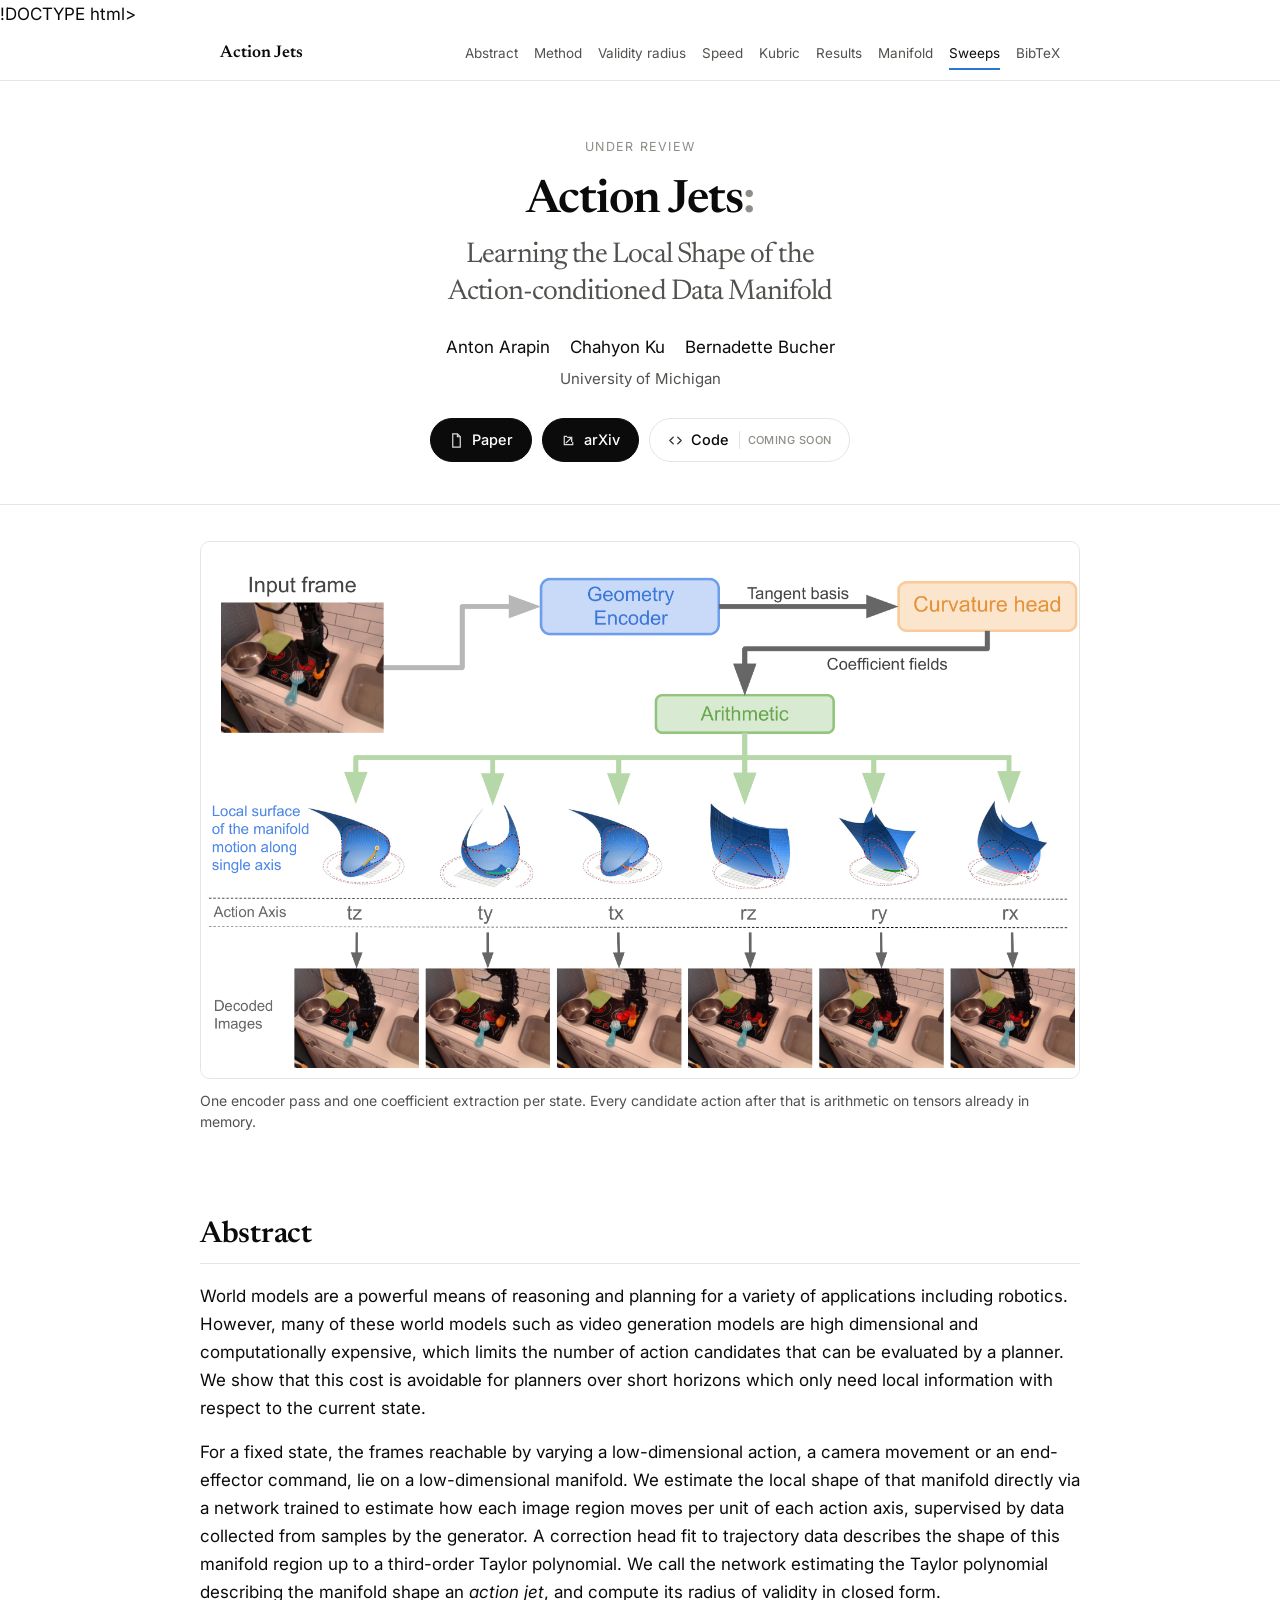
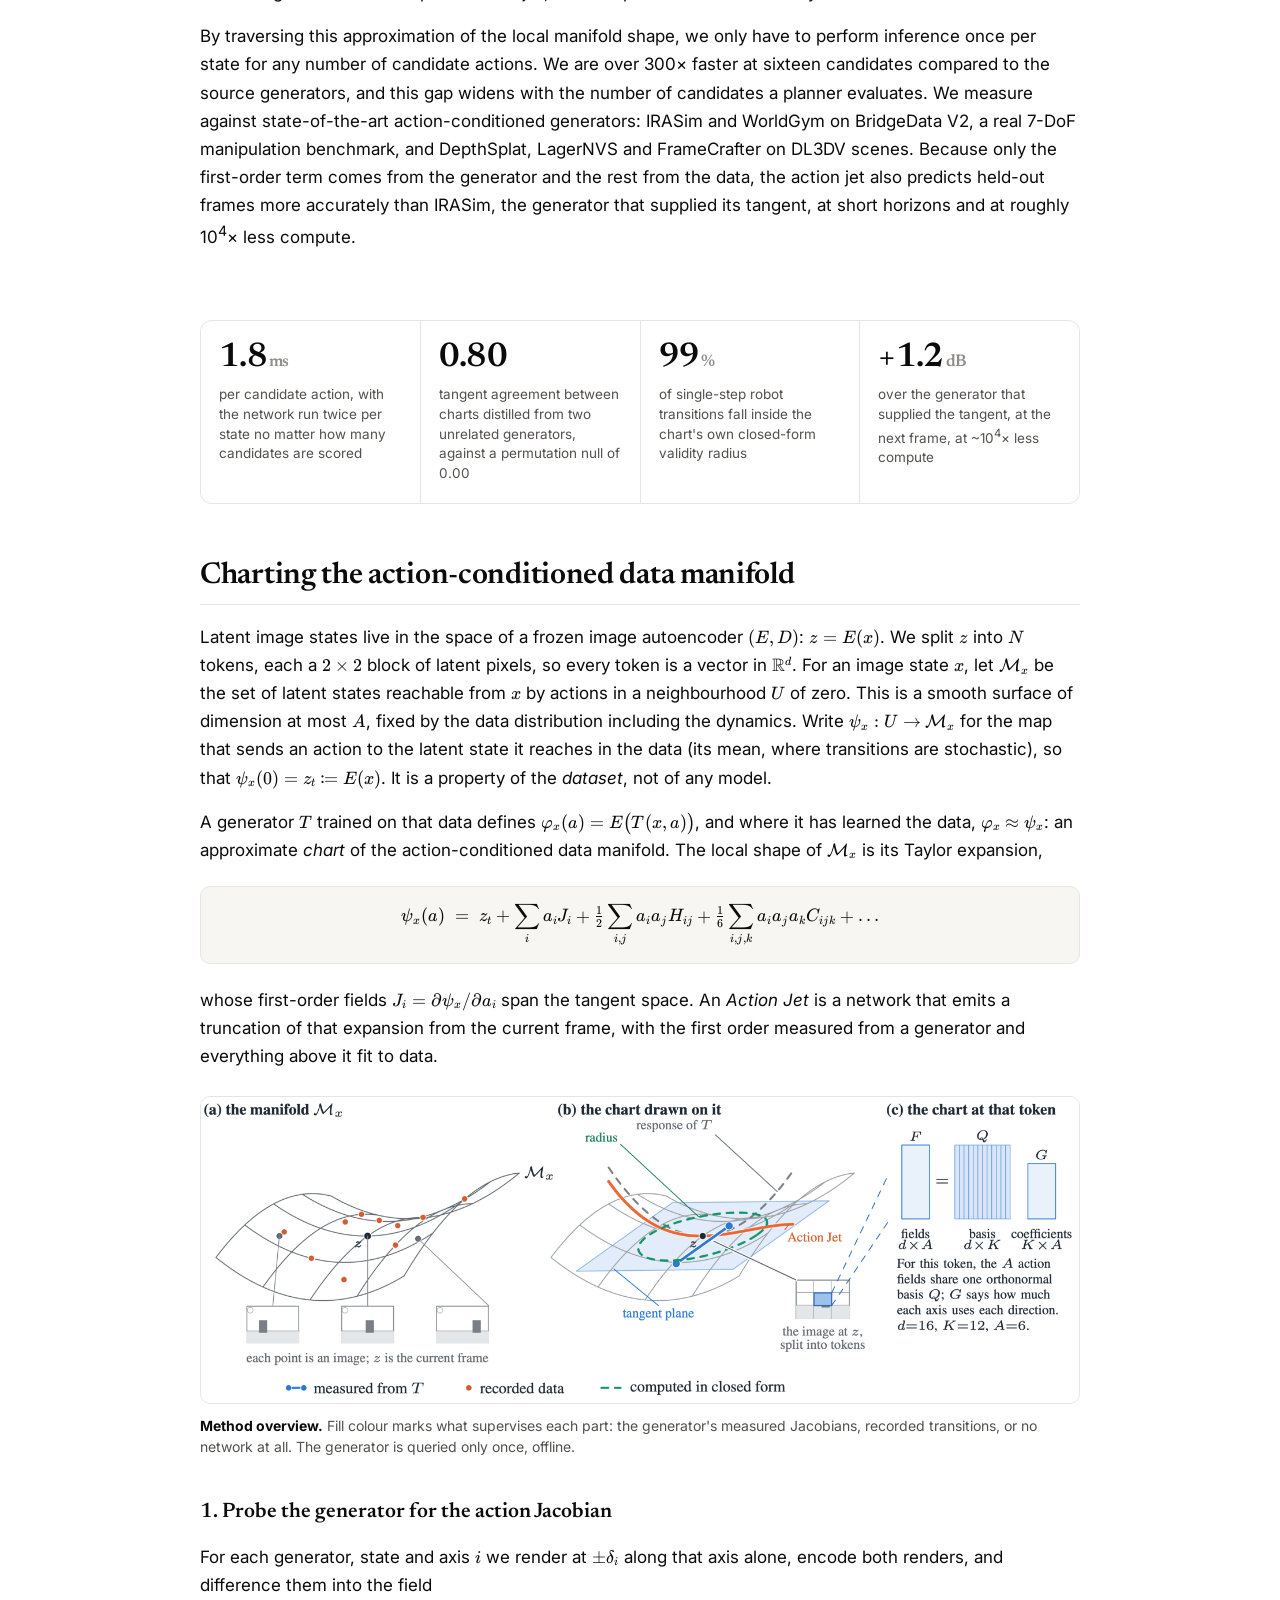
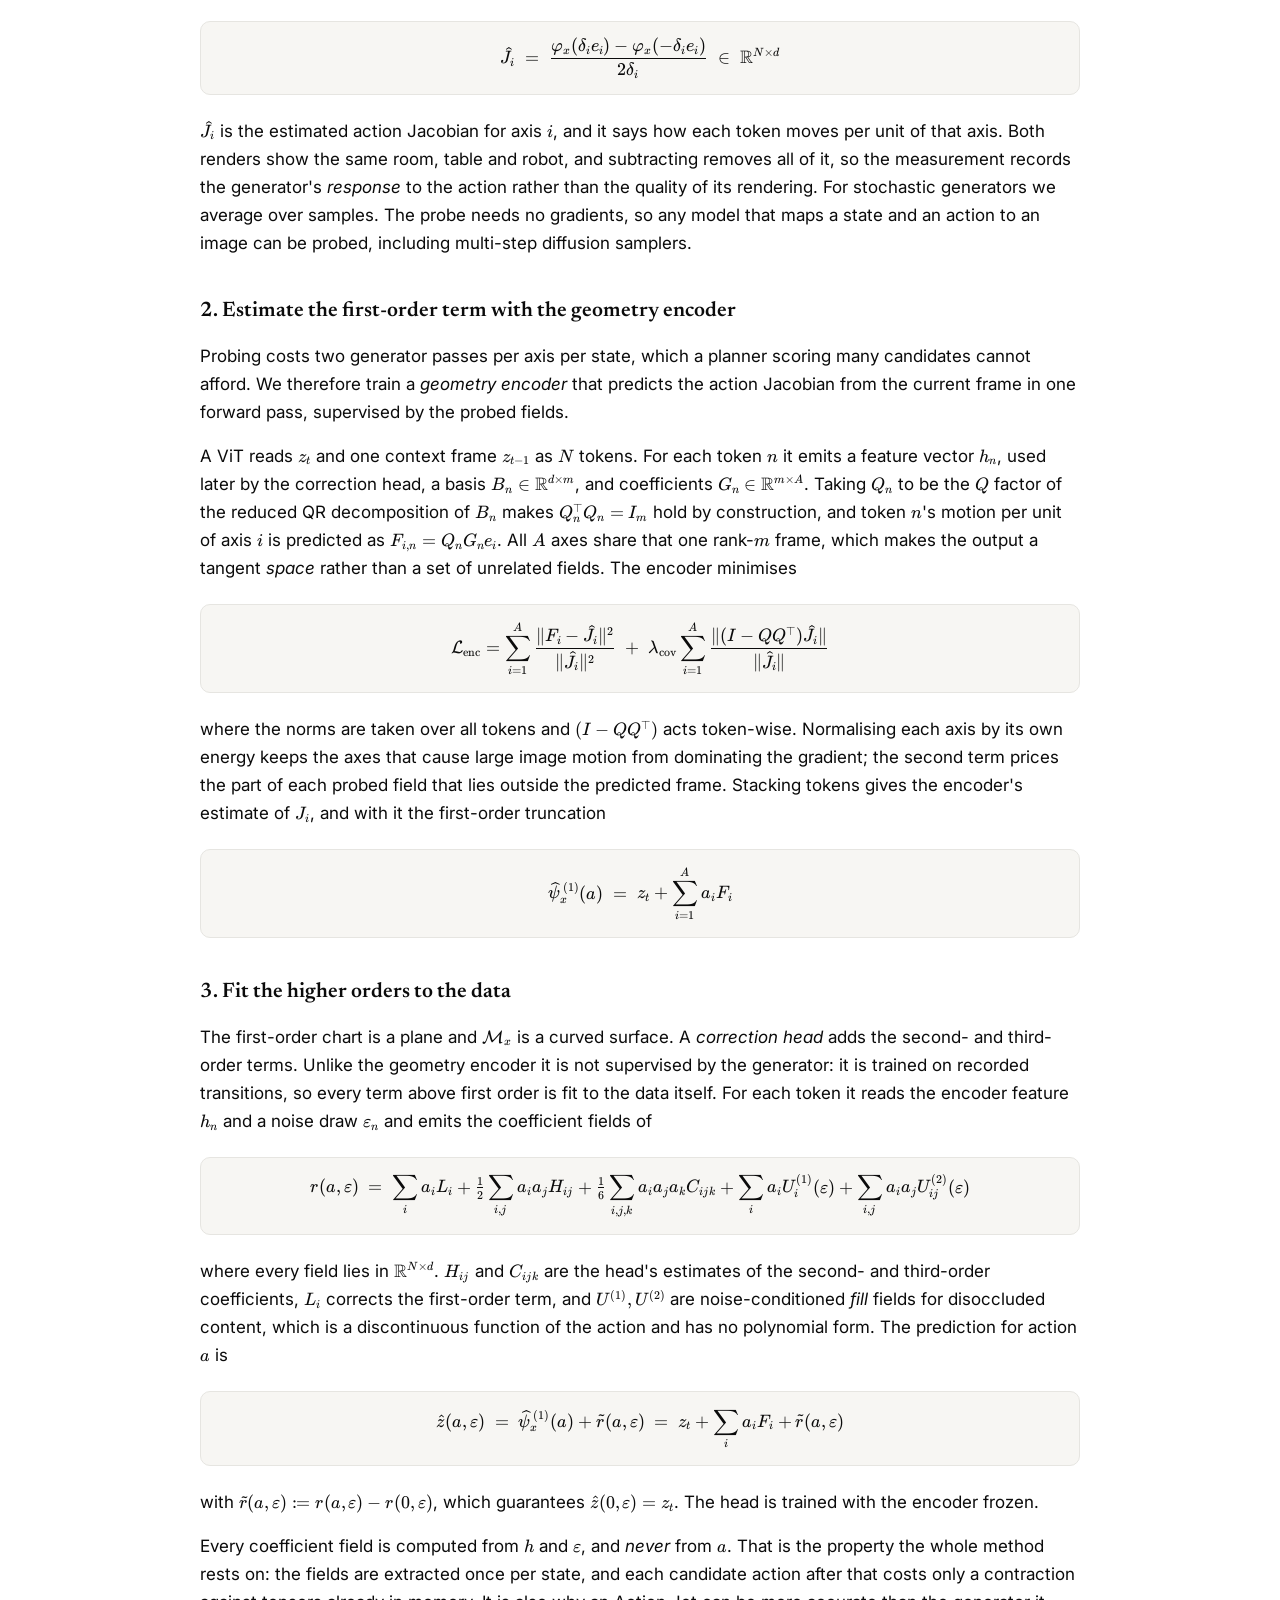
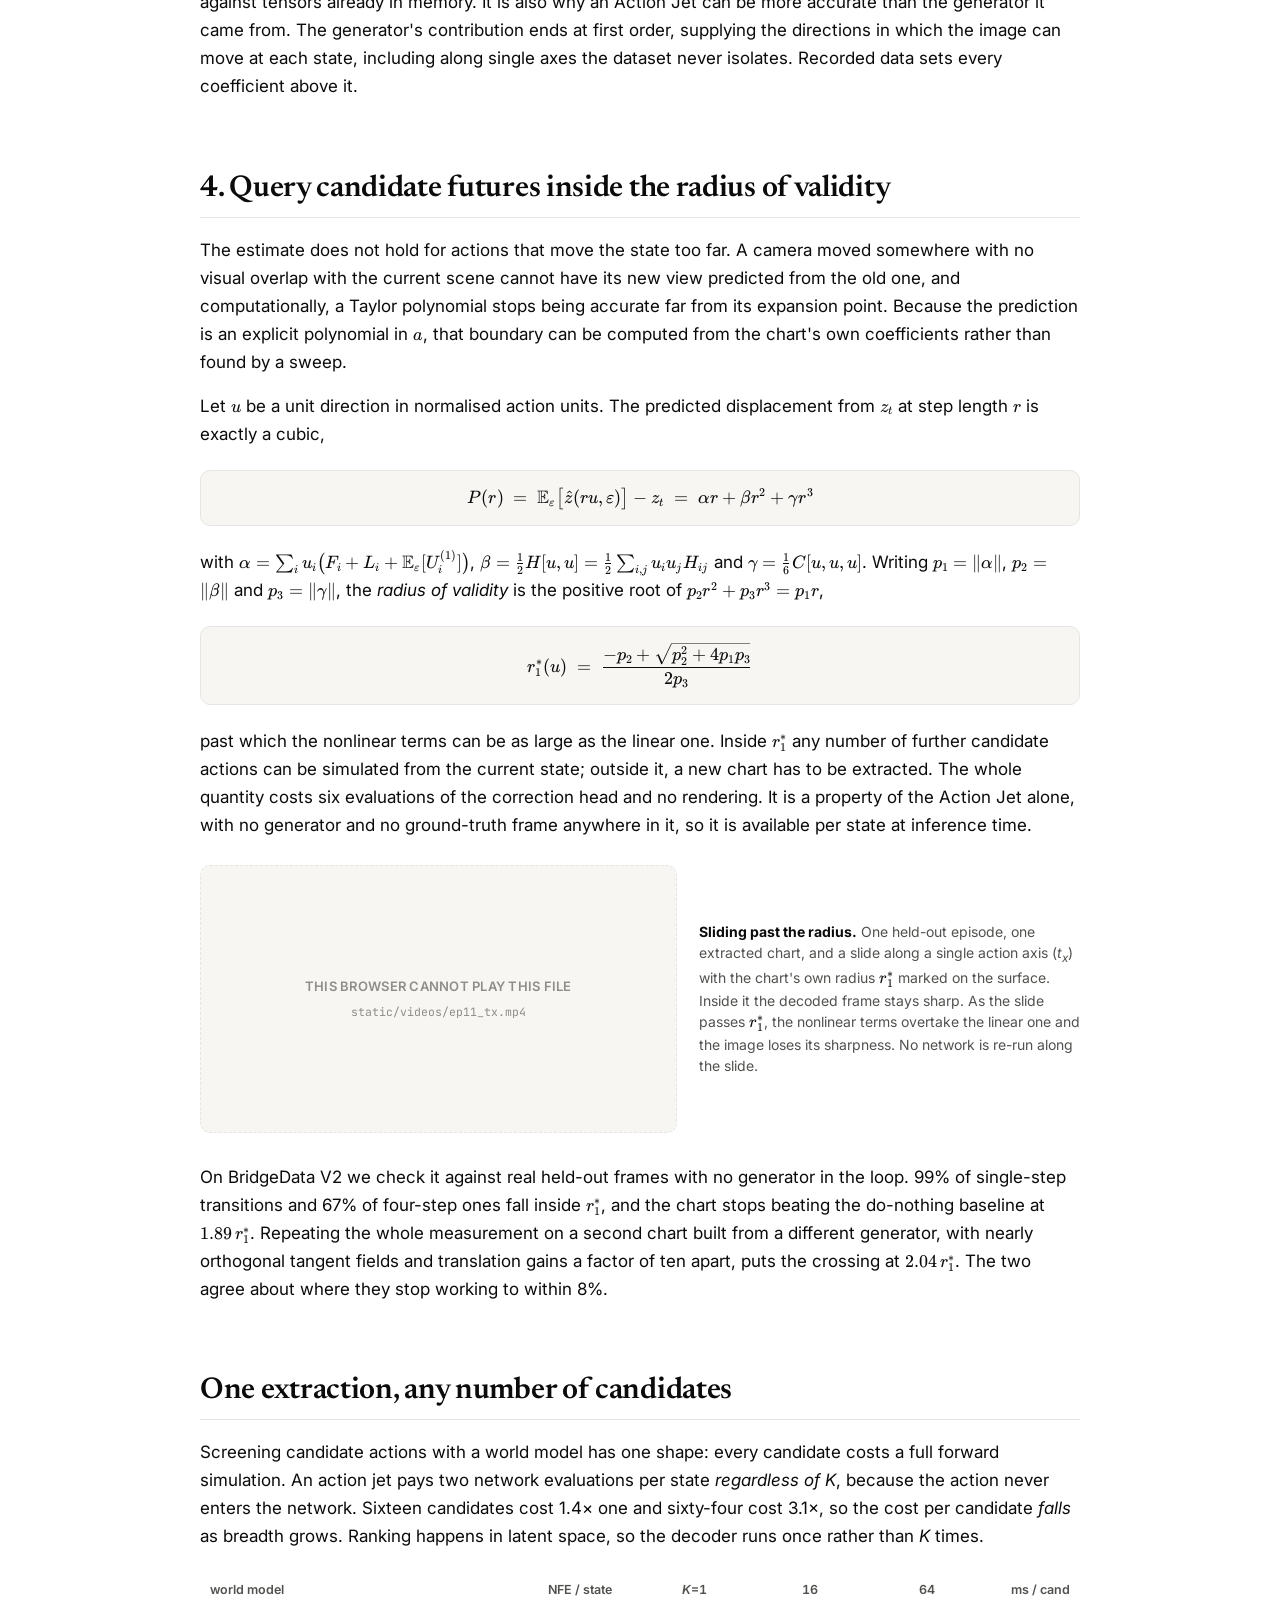
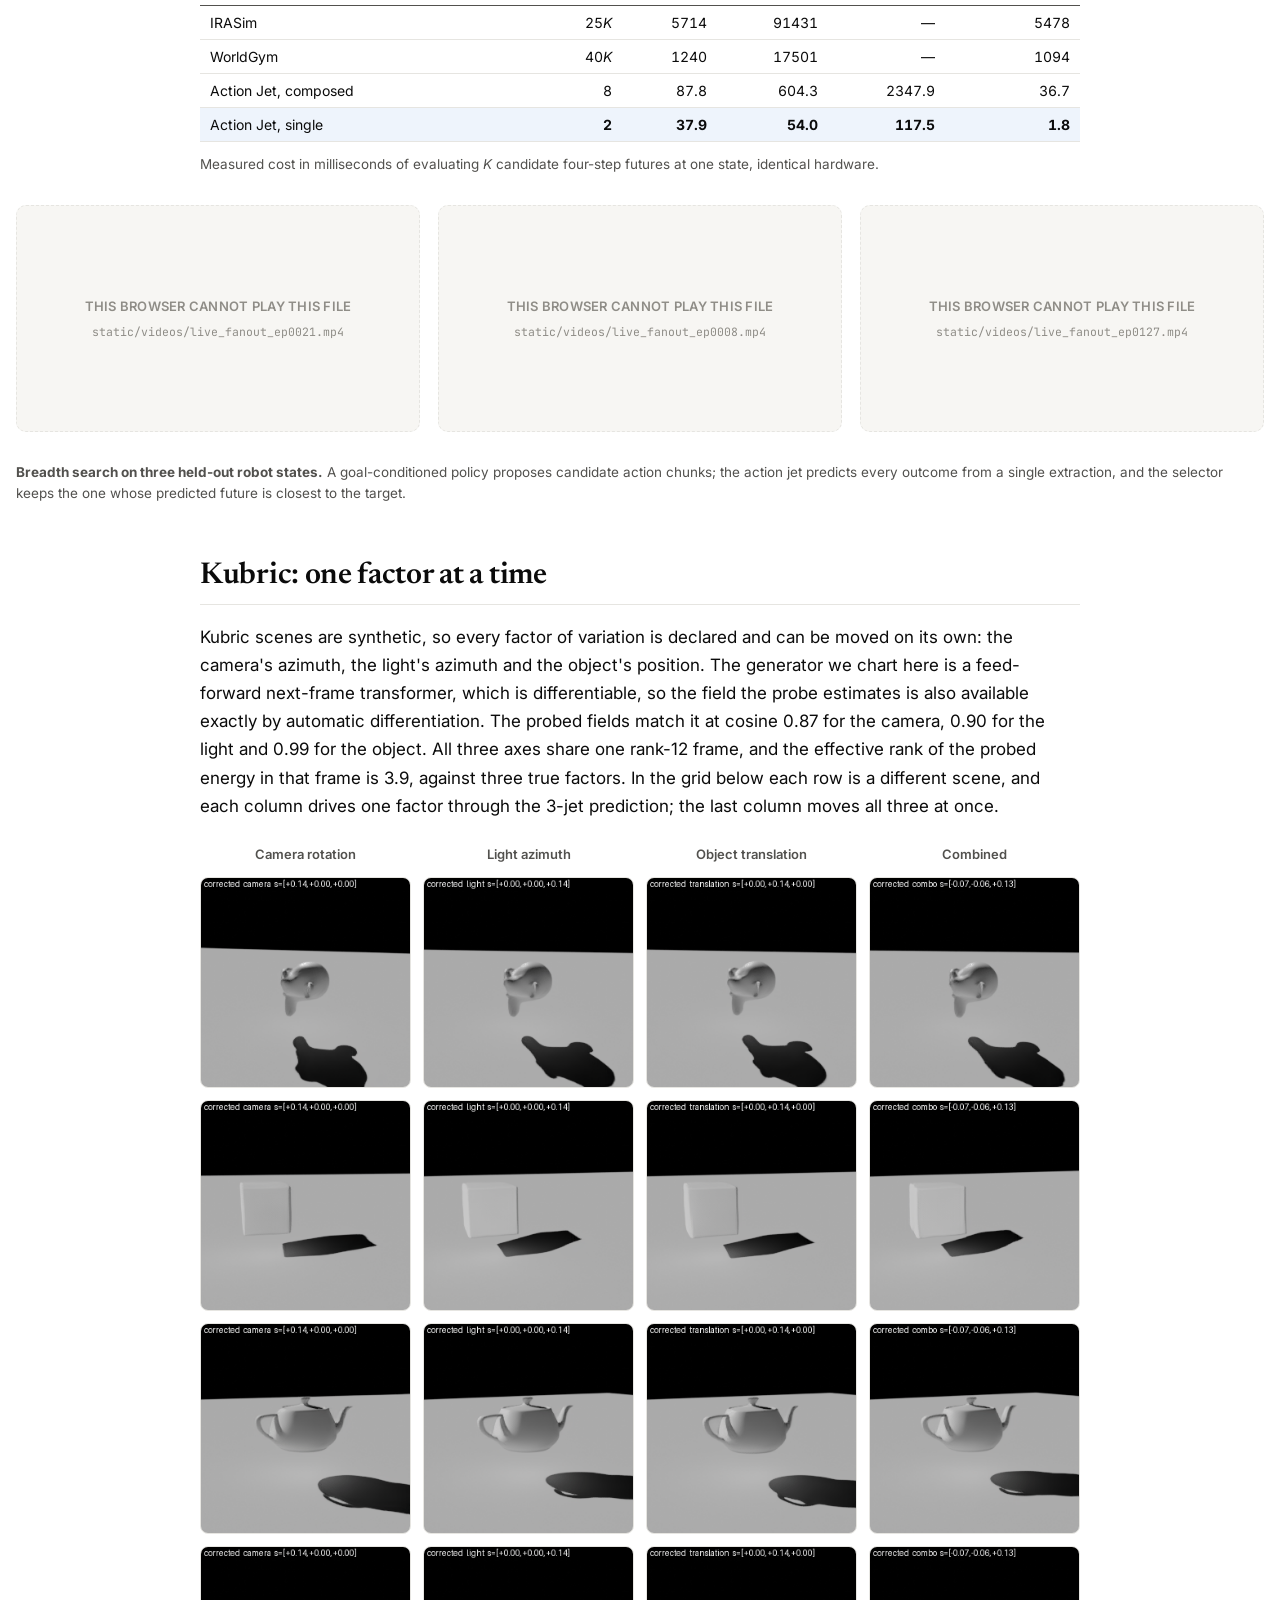
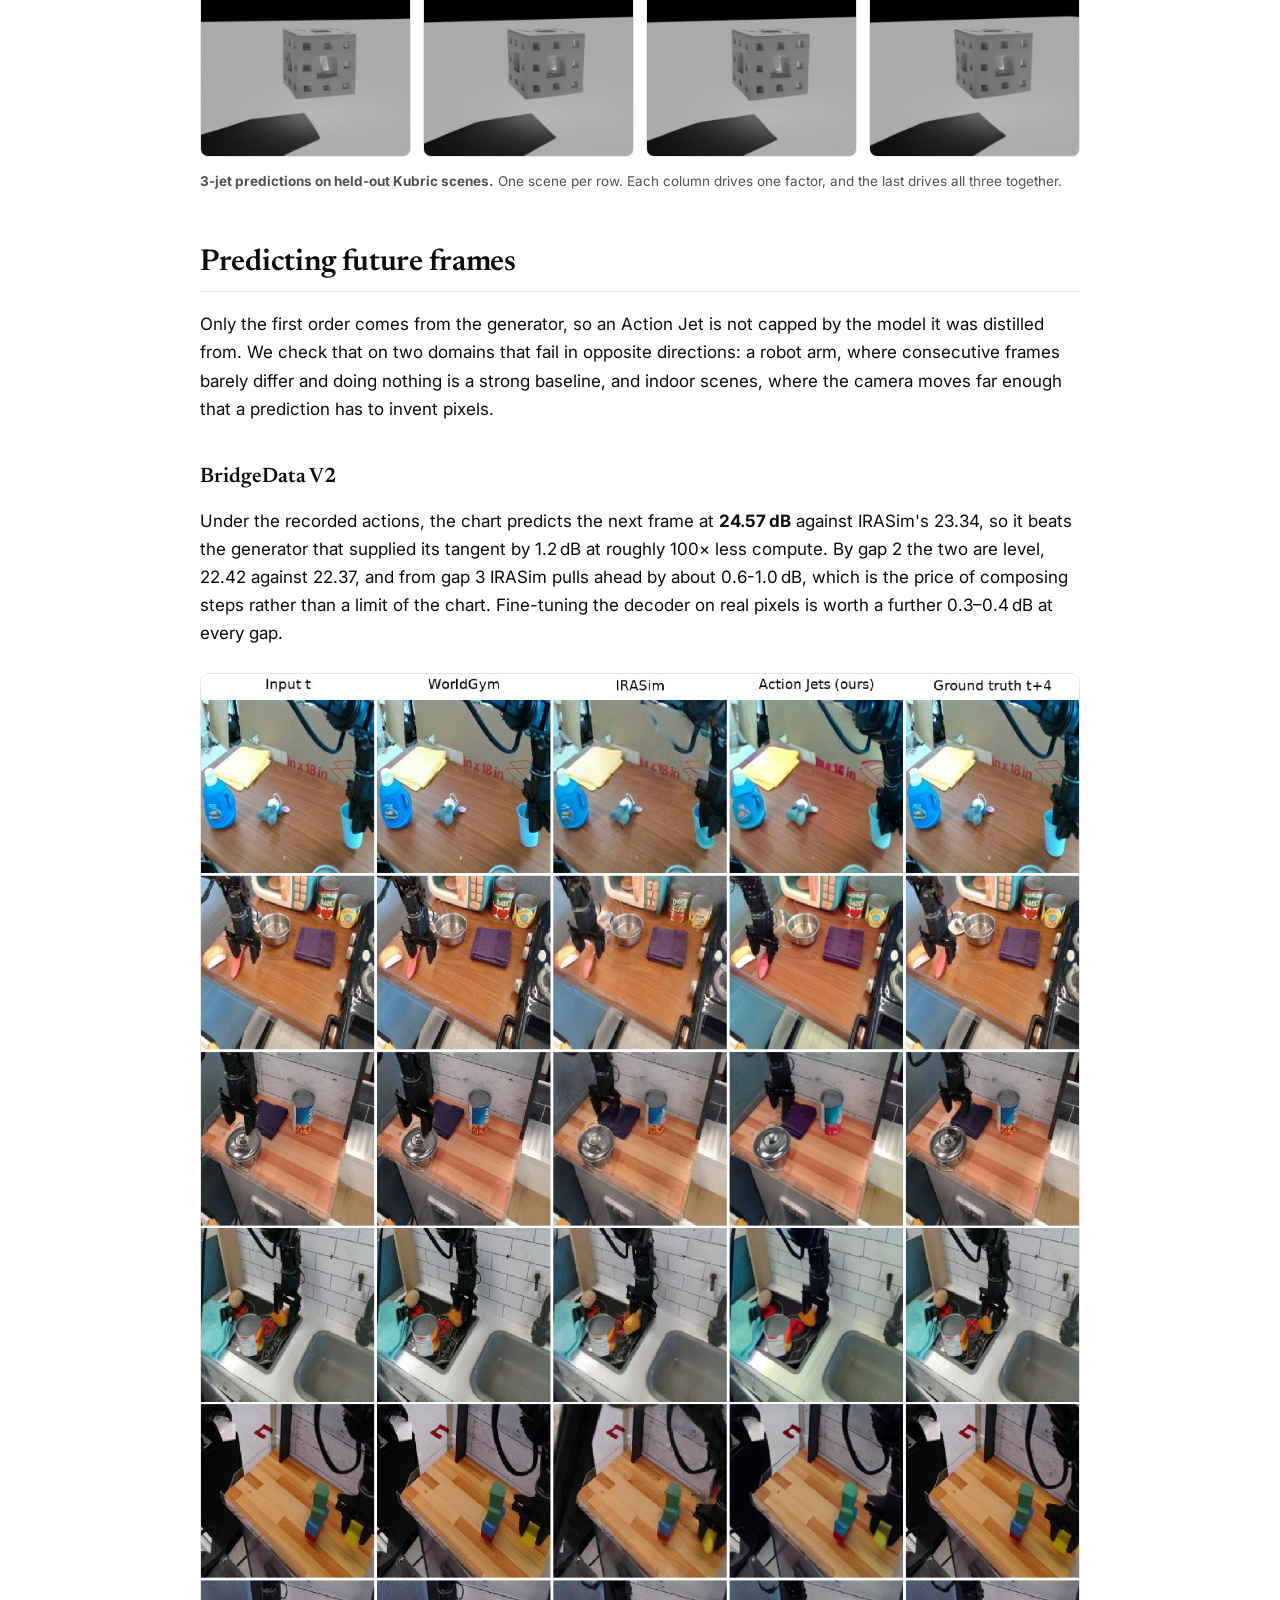
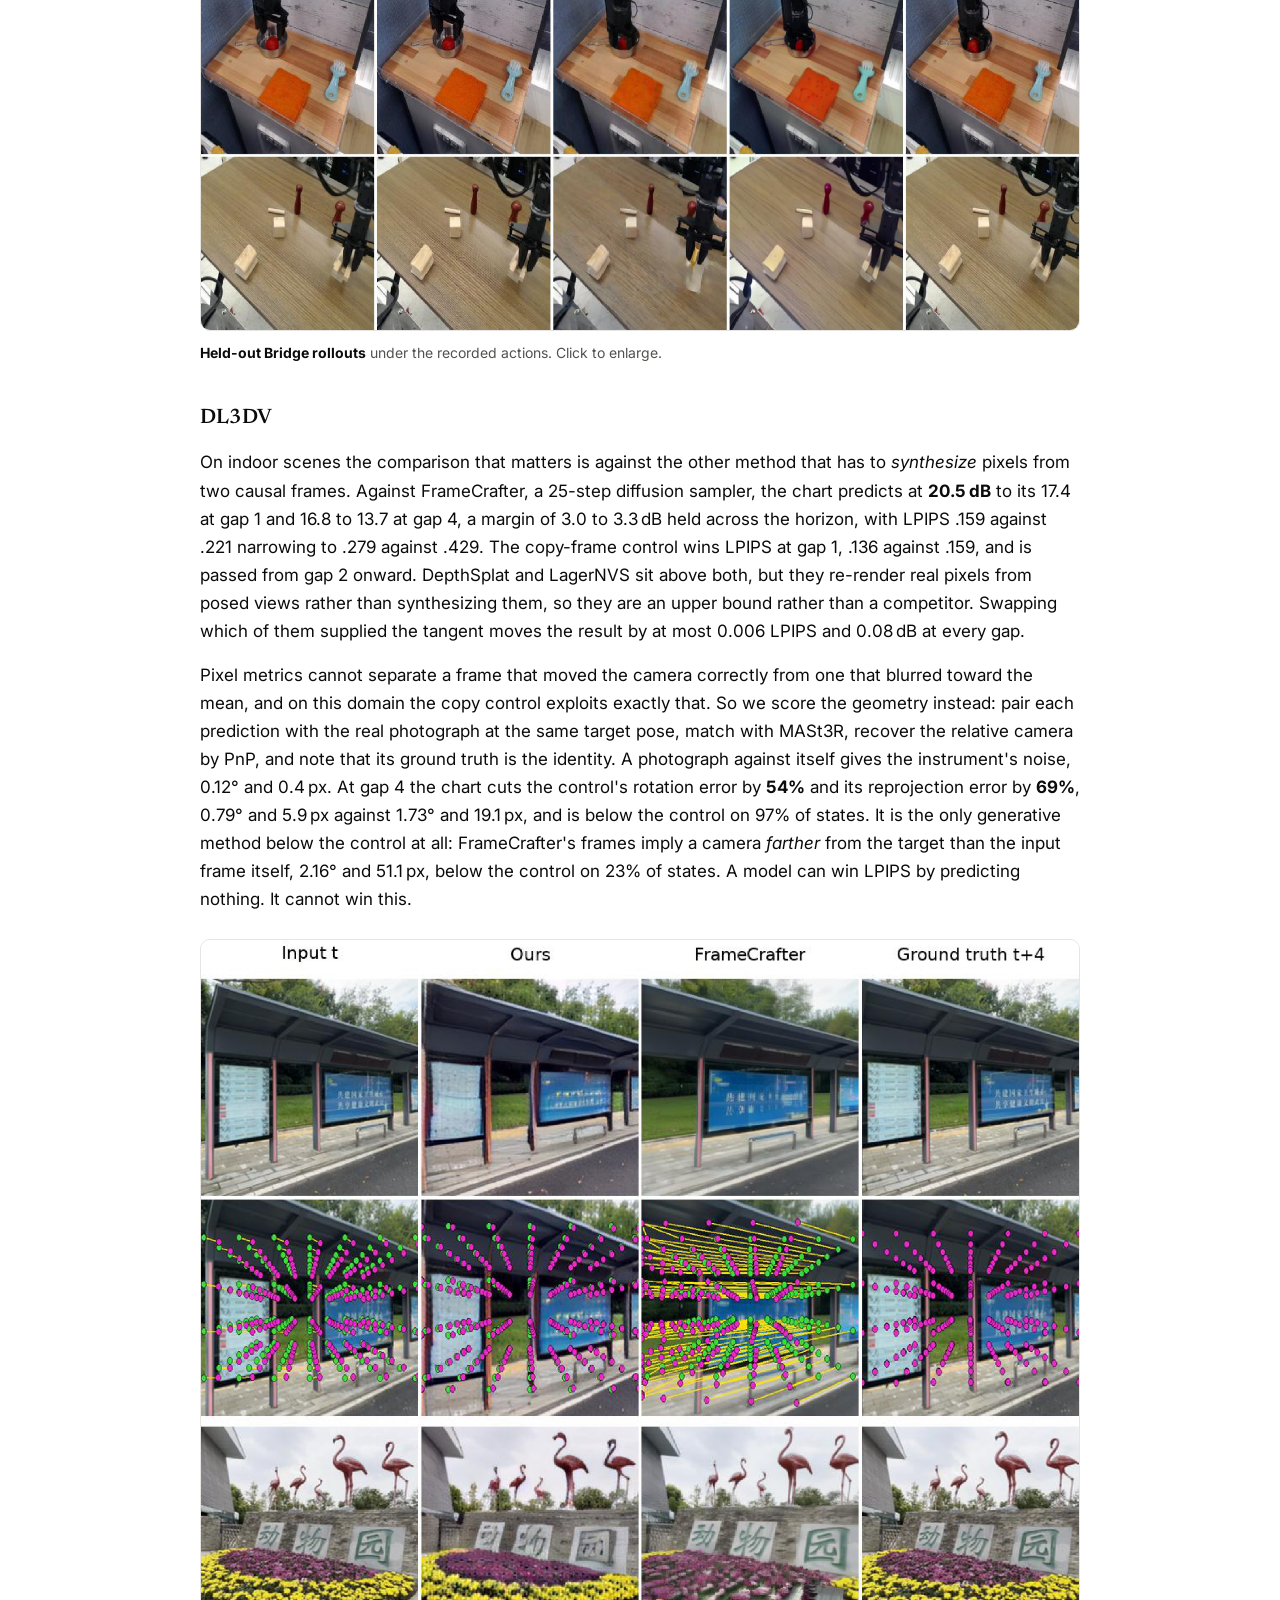
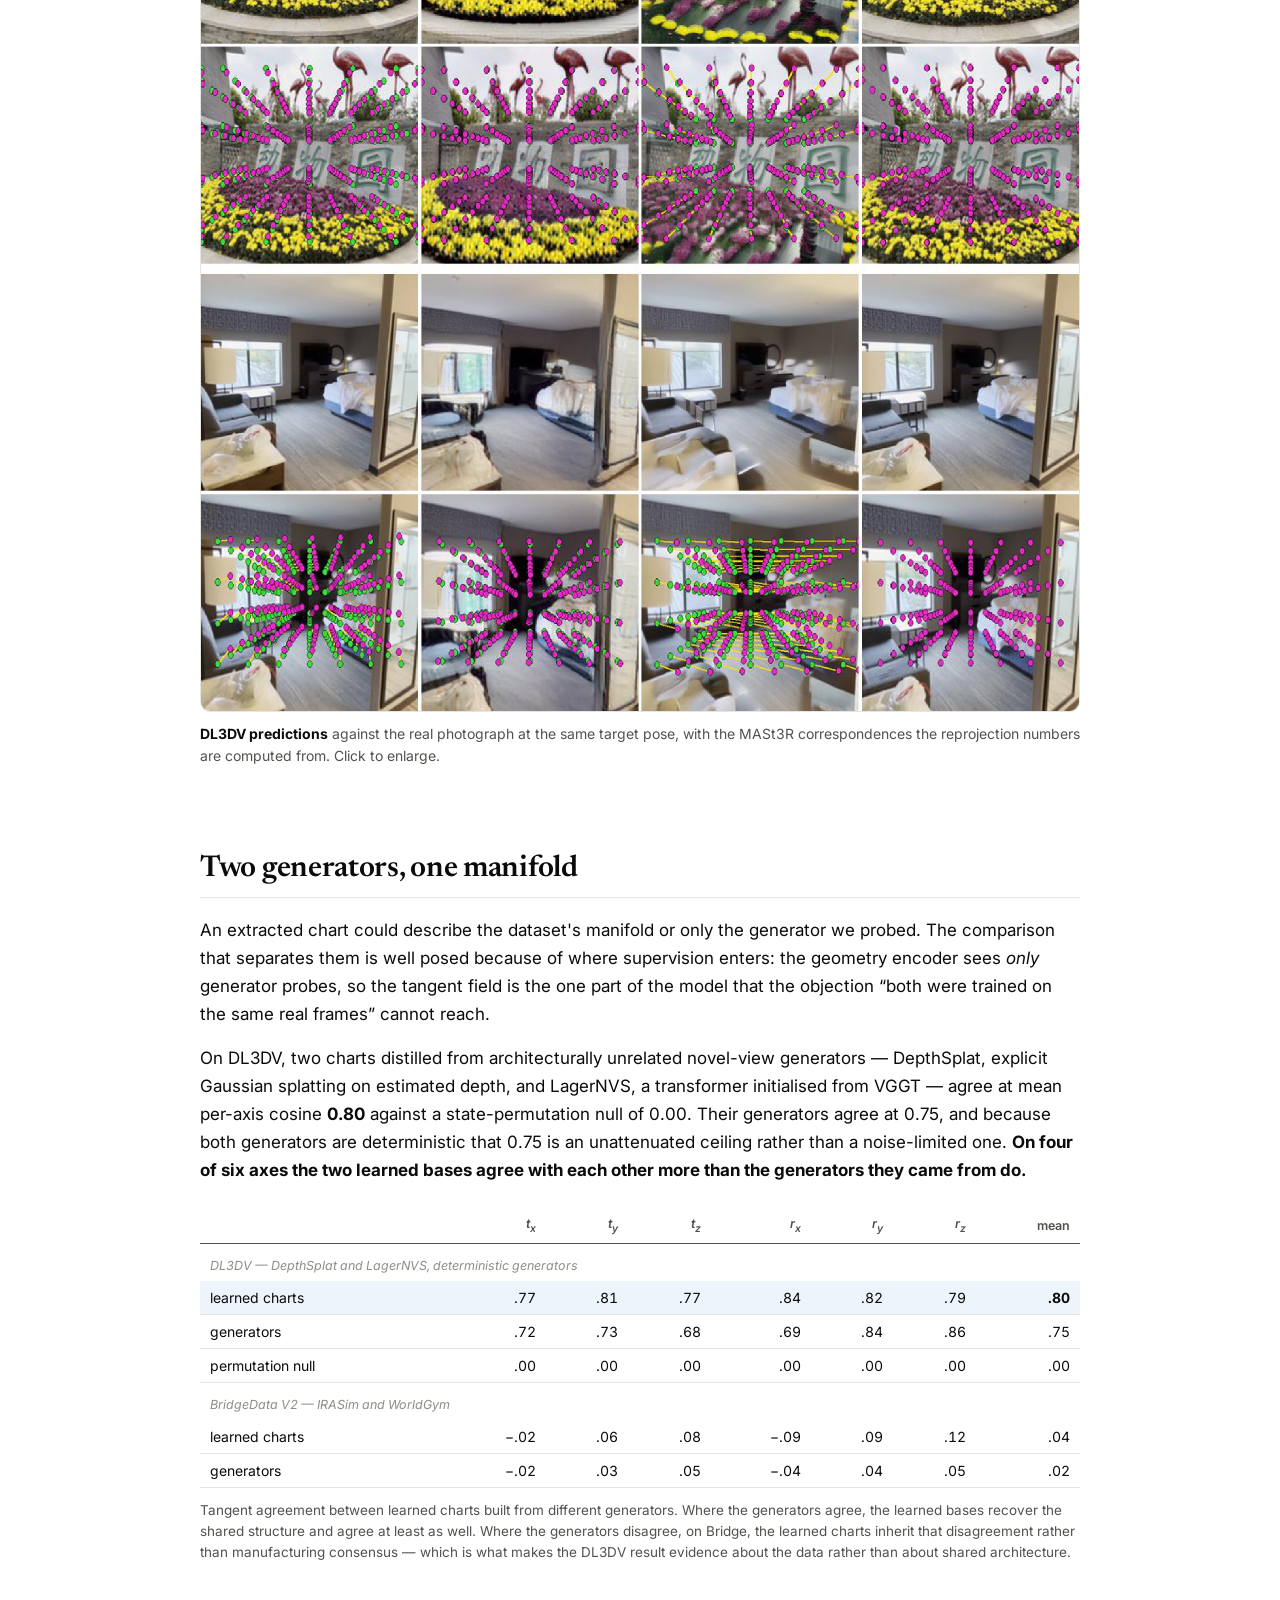
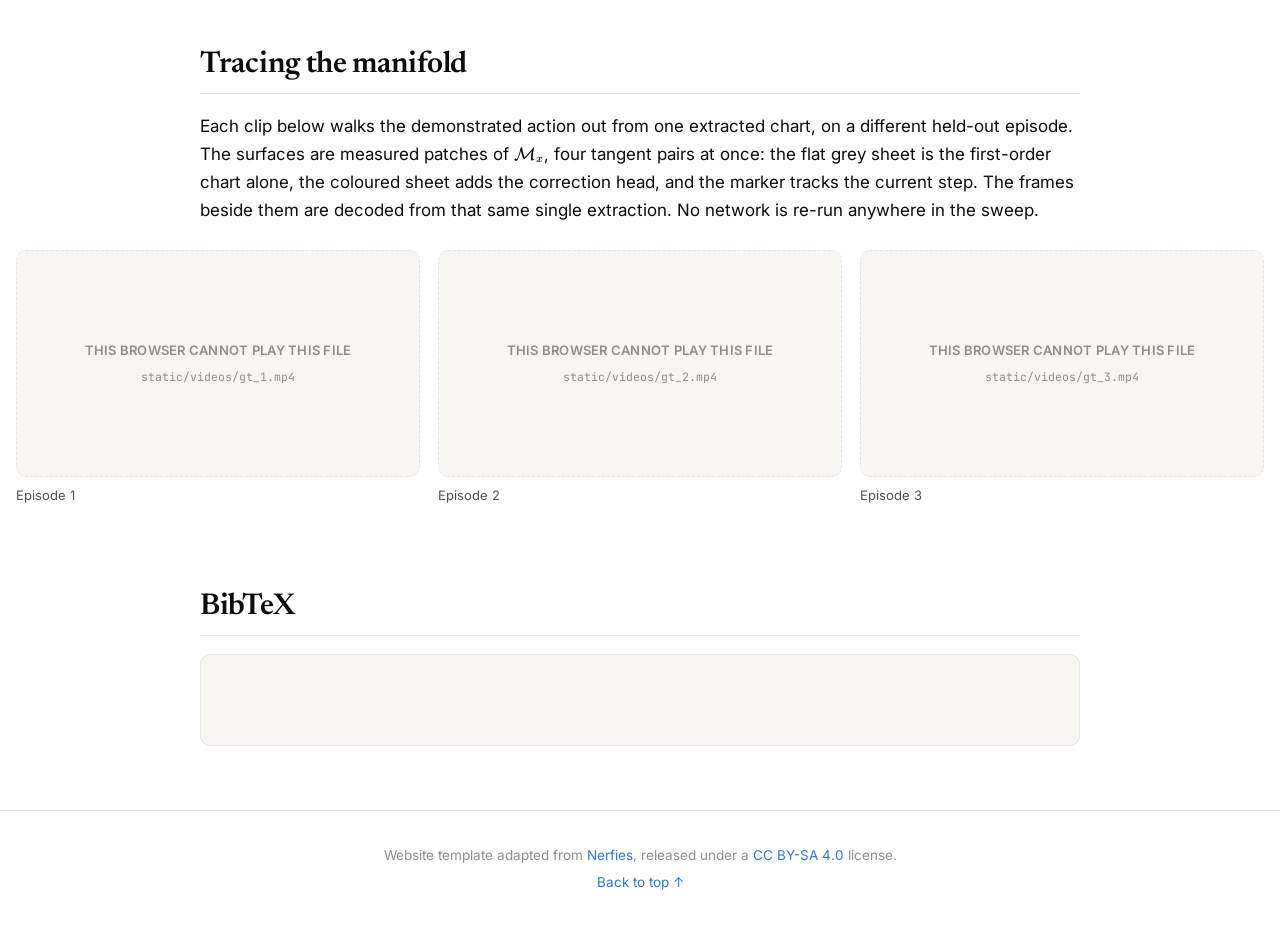
<file: index.html>
!DOCTYPE html>
<html lang="en">
<head>
<meta charset="utf-8">
<meta name="viewport" content="width=device-width, initial-scale=1">

<!-- ==================================================================
     EDIT ME: page metadata. The og:image should be a 1200x630 PNG so
     the link preview looks right on Twitter/X, Slack and Bluesky.
     ================================================================== -->
<title>Action Jets: Learning the Local Shape of the Action-conditioned Data Manifold</title>
<meta name="description" content="Action Jets estimate the local shape of action-conditioned data manifolds from frozen generative world models, scoring any number of candidate actions from a single network pass.">
<meta property="og:title" content="Action Jets">
<meta property="og:description" content="Learning the local shape of the action-conditioned data manifold.">
<meta property="og:image" content="static/images/og_card.png">
<meta property="og:type" content="website">
<meta name="twitter:card" content="summary_large_image">

<link rel="icon" href="static/images/favicon.png">
<link rel="preconnect" href="https://fonts.googleapis.com">
<link rel="preconnect" href="https://fonts.gstatic.com" crossorigin>
<link href="https://fonts.googleapis.com/css2?family=Newsreader:ital,opsz,wght@0,6..72,400;0,6..72,500;0,6..72,600;1,6..72,400&family=Inter:wght@400;500;600&family=JetBrains+Mono:wght@400;500&display=swap" rel="stylesheet">
<!-- KaTeX, vendored locally (static/katex/) -- no CDN. The equations are
     already rendered into this file; this stylesheet and its woff2 fonts
     are all the browser needs. See tools/render_math.mjs to edit them. -->
<link rel="stylesheet" href="static/katex/katex.min.css">
<link rel="stylesheet" href="static/css/style.css">
<!-- Kubric grid (section #kubric). Kept here so this file is all that
     changes; move it into static/css/style.css whenever you like. -->
<style>
  .kgrid {
    /* width / height of your GIFs; 1 / 1 for square renders */
    --k-aspect: 1 / 1;
    display: grid;
    grid-template-columns: repeat(4, minmax(0, 1fr));
    gap: 12px;
    margin: 26px 0 0;
  }
  .kgrid-h {
    font: 600 13px/1.3 var(--sans);
    color: var(--ink2);
    text-align: center;
    padding-bottom: 2px;
  }
  .kcell { margin: 0; }
  .kcell img {
    display: block;
    width: 100%;
    aspect-ratio: var(--k-aspect);
    object-fit: contain;
    border-radius: 8px;
    background: var(--card);
    border: 1px solid var(--rule);
  }
  .kcell .ph {
    aspect-ratio: var(--k-aspect);
    max-height: none;
    padding: 8px;
    border-radius: 8px;
  }
  .kcell .ph-title { font-size: 11px; }
  .kcell .ph-path { font-size: 10px; }
  .kgrid + .tcap { margin-top: 14px; }
  /* radius clip (section #radius): clip left, caption right */
  .rfig {
    display: grid;
    grid-template-columns: minmax(0, 1.25fr) minmax(0, 1fr);
    gap: 22px;
    align-items: center;
  }
  .rfig figcaption { margin-top: 0; }
  @media (max-width: 640px) {
    .rfig { grid-template-columns: 1fr; gap: 0; }
    .rfig figcaption { margin-top: 11px; }
  }
  /* phones: two columns, so each GIF carries its own column label */
  @media (max-width: 560px) {
    .kgrid { grid-template-columns: repeat(2, minmax(0, 1fr)); }
    .kgrid-h { display: none; }
    .kcell::before {
      content: attr(data-col);
      display: block;
      font: 600 12px/1.3 var(--sans);
      color: var(--ink2);
      text-align: center;
      margin-bottom: 4px;
    }
  }
</style>


</head>

<body>

<!-- ================================================================ -->
<!-- NAV                                                              -->
<!-- ================================================================ -->
<nav class="nav" id="nav">
  <div class="nav-inner">
    <a class="nav-brand" href="#top">Action Jets</a>
    <div class="nav-links">
      <a href="#abstract">Abstract</a>
      <a href="#method">Method</a>
      <a href="#radius">Validity radius</a>
      <a href="#speed">Speed</a>
      <a href="#kubric">Kubric</a>
      <a href="#results">Results</a>
      <a href="#manifold">Manifold</a>
      <a href="#sweeps">Sweeps</a>
      <a href="#bibtex">BibTeX</a>
    </div>
  </div>
</nav>


<!-- ================================================================ -->
<!-- HERO                                                             -->
<!-- ================================================================ -->
<header class="hero" id="top">
  <div class="wrap">
    <p class="venue">Under review</p>

    <h1 class="title">
      Action&nbsp;Jets<span class="title-sep">:</span>
      <span class="subtitle">Learning the Local Shape of the<br>Action-conditioned Data Manifold</span>
    </h1>

    <ul class="authors">
      <li><a href="https://anton-arapin.github.io">Anton Arapin</a></li>
      <li><a href="https://chahyon-ku.github.io">Chahyon Ku</a></li>
      <li><a href="https://bucherb.github.io">Bernadette Bucher</a></li>
    </ul>

    <p class="affil">University of Michigan</p>

    <!-- ============================================================
         EDIT ME: link buttons.
           Paper  -> drop your PDF at static/paper/action_jets.pdf
           arXiv  -> href is intentionally EMPTY (reloads the page).
                     Replace href="" with your arXiv URL when posted.
           Code   -> intentionally reloads the page, labelled
                     "coming soon". Replace href="" with the repo URL.
         An empty href="" resolves to the current page, i.e. a reload.
         ============================================================ -->
    <div class="btns">
      <a class="btn" href="static/paper/action_jets.pdf">
        <svg class="btn-ico" viewBox="0 0 16 16" aria-hidden="true"><path d="M4 1h5l3 3v11H4z" fill="none" stroke="currentColor" stroke-width="1.3"/><path d="M9 1v3h3" fill="none" stroke="currentColor" stroke-width="1.3"/></svg> Paper
      </a>
      <a class="btn" href="https://arxiv.org/abs/2610.19007">
        <svg class="btn-ico" viewBox="0 0 16 16" aria-hidden="true"><path d="M5.5 10.5L11 5M7 4.6h4.4V9" fill="none" stroke="currentColor" stroke-width="1.4" stroke-linecap="round"/><path d="M12.5 9.5v3h-9v-9h3" fill="none" stroke="currentColor" stroke-width="1.3"/></svg> arXiv
      </a>
      <a class="btn btn-soon" href="" title="Code release coming soon">
        <svg class="btn-ico" viewBox="0 0 16 16" aria-hidden="true"><path d="M5.6 4.4L2 8l3.6 3.6M10.4 4.4L14 8l-3.6 3.6" fill="none" stroke="currentColor" stroke-width="1.5" stroke-linecap="round" stroke-linejoin="round"/></svg> Code
        <span class="tag">coming soon</span>
      </a>
    </div>
  </div>
</header>


<!-- ================================================================ -->
<!-- TEASER                                                           -->
<!-- ================================================================ -->
<section class="wrap section section-teaser">
  <!-- EDIT ME: teaser figure. A wide PNG, ~1600-2000 px across. -->
  <figure class="media">
    <img class="ph-img" src="static/images/teaser.png"
         alt="Action Jets teaser figure">
    <figcaption>
      One encoder pass and one coefficient extraction per state. Every
      candidate action after that is arithmetic on tensors already in
      memory.
    </figcaption>
  </figure>
</section>


<!-- ================================================================ -->
<!-- ABSTRACT                                                         -->
<!-- ================================================================ -->
<section class="wrap section" id="abstract">
  <h2>Abstract</h2>
  <div class="prose">
    <p>
      World models are a powerful means of reasoning and planning for a
      variety of applications including robotics. However, many of these
      world models such as video generation models are high dimensional
      and computationally expensive, which limits the number of action
      candidates that can be evaluated by a planner. We show that this
      cost is avoidable for planners over short horizons which only need
      local information with respect to the current state.
    </p>
    <p>
      For a fixed state, the frames reachable by varying a
      low-dimensional action, a camera movement or an end-effector
      command, lie on a low-dimensional manifold. We estimate the local
      shape of that manifold directly via a network trained to estimate
      how each image region moves per unit of each action axis,
      supervised by data collected from samples by the generator. A
      correction head fit to trajectory data describes the shape of this
      manifold region up to a third-order Taylor polynomial. We call the
      network estimating the Taylor polynomial describing the manifold
      shape an <em>action jet</em>, and compute its radius of validity in
      closed form.
    </p>
    <p>
      By traversing this approximation of the local manifold shape, we
      only have to perform inference once per state for any number of
      candidate actions. We are over 300&times; faster at sixteen
      candidates compared to the source generators,
      and this gap widens with the number of candidates a planner
      evaluates. We measure against state-of-the-art action-conditioned
      generators: IRASim and WorldGym on BridgeData&nbsp;V2, a real 7-DoF
      manipulation benchmark, and DepthSplat, LagerNVS and FrameCrafter
      on DL3DV scenes. Because only the first-order term comes from the
      generator and the rest from the data, the action jet also predicts
      held-out frames more accurately than IRASim, the generator that
      supplied its tangent, at short horizons and at roughly
      10<sup>4</sup>&times; less compute.
    </p>
  </div>
</section>


<!-- ================================================================ -->
<!-- HIGHLIGHTS                                                       -->
<!-- ================================================================ -->
<section class="wrap section">
  <div class="stats">
    <div class="stat">
      <div class="stat-n">1.8<span class="stat-u">ms</span></div>
      <div class="stat-l">per candidate action, with the network run
        twice per state no matter how many candidates are scored</div>
    </div>
    <div class="stat">
      <div class="stat-n">0.80</div>
      <div class="stat-l">tangent agreement between charts distilled
        from two unrelated generators, against a permutation null of
        0.00</div>
    </div>
    <div class="stat">
      <div class="stat-n">99<span class="stat-u">%</span></div>
      <div class="stat-l">of single-step robot transitions fall inside
        the chart's own closed-form validity radius</div>
    </div>
    <div class="stat">
      <div class="stat-n">+1.2<span class="stat-u">dB</span></div>
      <div class="stat-l">over the generator that supplied the tangent,
        at the next frame, at ~10<sup>4</sup>&times; less compute</div>
    </div>
  </div>
</section>


<!-- ================================================================ -->
<!-- METHOD                                                           -->
<!-- ================================================================ -->
<section class="wrap section" id="method">
  <h2>Charting the action-conditioned data manifold</h2>

  <div class="prose">
    <p>
      Latent image states live in the space of a frozen image
      autoencoder <!--t:(E, D)--><span class="katex"><span class="katex-html" aria-hidden="true"><span class="katex-base"><span class="katex-strut" style="height:1em;vertical-align:-0.25em;"></span><span class="mopen">(</span><span class="mord mathnormal" style="margin-right:0.0576em;">E</span><span class="mpunct">,</span><span class="mspace" style="margin-right:0.1667em;"></span><span class="mord mathnormal" style="margin-right:0.0278em;">D</span><span class="mclose">)</span></span></span></span><!--/t-->:
      <!--t:z = E(x)--><span class="katex"><span class="katex-html" aria-hidden="true"><span class="katex-base"><span class="katex-strut" style="height:0.4306em;"></span><span class="mord mathnormal" style="margin-right:0.044em;">z</span><span class="mspace" style="margin-right:0.2778em;"></span><span class="mrel">=</span><span class="mspace" style="margin-right:0.2778em;"></span></span><span class="katex-base"><span class="katex-strut" style="height:1em;vertical-align:-0.25em;"></span><span class="mord mathnormal" style="margin-right:0.0576em;">E</span><span class="mopen">(</span><span class="mord mathnormal">x</span><span class="mclose">)</span></span></span></span><!--/t-->. We split <!--t:z--><span class="katex"><span class="katex-html" aria-hidden="true"><span class="katex-base"><span class="katex-strut" style="height:0.4306em;"></span><span class="mord mathnormal" style="margin-right:0.044em;">z</span></span></span></span><!--/t--> into
      <!--t:N--><span class="katex"><span class="katex-html" aria-hidden="true"><span class="katex-base"><span class="katex-strut" style="height:0.6833em;"></span><span class="mord mathnormal" style="margin-right:0.109em;">N</span></span></span></span><!--/t--> tokens, each a <!--t:2\times 2--><span class="katex"><span class="katex-html" aria-hidden="true"><span class="katex-base"><span class="katex-strut" style="height:0.7278em;vertical-align:-0.0833em;"></span><span class="mord">2</span><span class="mspace" style="margin-right:0.2222em;"></span><span class="mbin">×</span><span class="mspace" style="margin-right:0.2222em;"></span></span><span class="katex-base"><span class="katex-strut" style="height:0.6444em;"></span><span class="mord">2</span></span></span></span><!--/t-->
      block of latent pixels, so every token is a vector in
      <!--t:\mathbb{R}^{d}--><span class="katex"><span class="katex-html" aria-hidden="true"><span class="katex-base"><span class="katex-strut" style="height:0.8491em;"></span><span class="mord"><span class="mord mathbb">R</span><span class="msupsub"><span class="vlist-t"><span class="vlist-r"><span class="vlist" style="height:0.8491em;"><span style="top:-3.063em;margin-right:0.05em;"><span class="pstrut" style="height:2.7em;"></span><span class="katex-sizing reset-size6 size3 mtight"><span class="mord mtight"><span class="mord mathnormal mtight">d</span></span></span></span></span></span></span></span></span></span></span></span><!--/t-->. For an image state
      <!--t:x--><span class="katex"><span class="katex-html" aria-hidden="true"><span class="katex-base"><span class="katex-strut" style="height:0.4306em;"></span><span class="mord mathnormal">x</span></span></span></span><!--/t-->, let <!--t:\mathcal{M}_x--><span class="katex"><span class="katex-html" aria-hidden="true"><span class="katex-base"><span class="katex-strut" style="height:0.8333em;vertical-align:-0.15em;"></span><span class="mord"><span class="mord mathcal">M</span><span class="msupsub"><span class="vlist-t vlist-t2"><span class="vlist-r"><span class="vlist" style="height:0.1514em;"><span style="top:-2.55em;margin-left:0em;margin-right:0.05em;"><span class="pstrut" style="height:2.7em;"></span><span class="katex-sizing reset-size6 size3 mtight"><span class="mord mathnormal mtight">x</span></span></span></span><span class="vlist-s">​</span></span><span class="vlist-r"><span class="vlist" style="height:0.15em;"><span></span></span></span></span></span></span></span></span></span><!--/t--> be the
      set of latent states reachable from <!--t:x--><span class="katex"><span class="katex-html" aria-hidden="true"><span class="katex-base"><span class="katex-strut" style="height:0.4306em;"></span><span class="mord mathnormal">x</span></span></span></span><!--/t--> by
      actions in a neighbourhood <!--t:U--><span class="katex"><span class="katex-html" aria-hidden="true"><span class="katex-base"><span class="katex-strut" style="height:0.6833em;"></span><span class="mord mathnormal" style="margin-right:0.109em;">U</span></span></span></span><!--/t--> of zero. This is a
      smooth surface of dimension at most <!--t:A--><span class="katex"><span class="katex-html" aria-hidden="true"><span class="katex-base"><span class="katex-strut" style="height:0.6833em;"></span><span class="mord mathnormal">A</span></span></span></span><!--/t-->, fixed by
      the data distribution including the dynamics. Write
      <!--t:\psi_x : U \to \mathcal{M}_x--><span class="katex"><span class="katex-html" aria-hidden="true"><span class="katex-base"><span class="katex-strut" style="height:0.8889em;vertical-align:-0.1944em;"></span><span class="mord"><span class="mord mathnormal" style="margin-right:0.0359em;">ψ</span><span class="msupsub"><span class="vlist-t vlist-t2"><span class="vlist-r"><span class="vlist" style="height:0.1514em;"><span style="top:-2.55em;margin-left:-0.0359em;margin-right:0.05em;"><span class="pstrut" style="height:2.7em;"></span><span class="katex-sizing reset-size6 size3 mtight"><span class="mord mathnormal mtight">x</span></span></span></span><span class="vlist-s">​</span></span><span class="vlist-r"><span class="vlist" style="height:0.15em;"><span></span></span></span></span></span></span><span class="mspace" style="margin-right:0.2778em;"></span><span class="mrel">:</span><span class="mspace" style="margin-right:0.2778em;"></span></span><span class="katex-base"><span class="katex-strut" style="height:0.6833em;"></span><span class="mord mathnormal" style="margin-right:0.109em;">U</span><span class="mspace" style="margin-right:0.2778em;"></span><span class="mrel">→</span><span class="mspace" style="margin-right:0.2778em;"></span></span><span class="katex-base"><span class="katex-strut" style="height:0.8333em;vertical-align:-0.15em;"></span><span class="mord"><span class="mord mathcal">M</span><span class="msupsub"><span class="vlist-t vlist-t2"><span class="vlist-r"><span class="vlist" style="height:0.1514em;"><span style="top:-2.55em;margin-left:0em;margin-right:0.05em;"><span class="pstrut" style="height:2.7em;"></span><span class="katex-sizing reset-size6 size3 mtight"><span class="mord mathnormal mtight">x</span></span></span></span><span class="vlist-s">​</span></span><span class="vlist-r"><span class="vlist" style="height:0.15em;"><span></span></span></span></span></span></span></span></span></span><!--/t--> for the map that
      sends an action to the latent state it reaches in the data (its
      mean, where transitions are stochastic), so that
      <!--t:\psi_x(0) = z_t \coloneqq E(x)--><span class="katex"><span class="katex-html" aria-hidden="true"><span class="katex-base"><span class="katex-strut" style="height:1em;vertical-align:-0.25em;"></span><span class="mord"><span class="mord mathnormal" style="margin-right:0.0359em;">ψ</span><span class="msupsub"><span class="vlist-t vlist-t2"><span class="vlist-r"><span class="vlist" style="height:0.1514em;"><span style="top:-2.55em;margin-left:-0.0359em;margin-right:0.05em;"><span class="pstrut" style="height:2.7em;"></span><span class="katex-sizing reset-size6 size3 mtight"><span class="mord mathnormal mtight">x</span></span></span></span><span class="vlist-s">​</span></span><span class="vlist-r"><span class="vlist" style="height:0.15em;"><span></span></span></span></span></span></span><span class="mopen">(</span><span class="mord">0</span><span class="mclose">)</span><span class="mspace" style="margin-right:0.2778em;"></span><span class="mrel">=</span><span class="mspace" style="margin-right:0.2778em;"></span></span><span class="katex-base"><span class="katex-strut" style="height:0.5806em;vertical-align:-0.15em;"></span><span class="mord"><span class="mord mathnormal" style="margin-right:0.044em;">z</span><span class="msupsub"><span class="vlist-t vlist-t2"><span class="vlist-r"><span class="vlist" style="height:0.2806em;"><span style="top:-2.55em;margin-left:-0.044em;margin-right:0.05em;"><span class="pstrut" style="height:2.7em;"></span><span class="katex-sizing reset-size6 size3 mtight"><span class="mord mathnormal mtight">t</span></span></span></span><span class="vlist-s">​</span></span><span class="vlist-r"><span class="vlist" style="height:0.15em;"><span></span></span></span></span></span></span><span class="mspace" style="margin-right:0.2778em;"></span><span class="mrel"><span class="mrel"><span class="mop" style="position:relative;top:-0.0347em;">:</span></span><span class="mrel"><span class="mspace" style="margin-right:-0.0667em;"></span></span><span class="mrel">=</span></span><span class="mspace" style="margin-right:0.2778em;"></span></span><span class="katex-base"><span class="katex-strut" style="height:1em;vertical-align:-0.25em;"></span><span class="mord mathnormal" style="margin-right:0.0576em;">E</span><span class="mopen">(</span><span class="mord mathnormal">x</span><span class="mclose">)</span></span></span></span><!--/t-->. It is a property of
      the <em>dataset</em>, not of any model.
    </p>
    <p>
      A generator <!--t:T--><span class="katex"><span class="katex-html" aria-hidden="true"><span class="katex-base"><span class="katex-strut" style="height:0.6833em;"></span><span class="mord mathnormal" style="margin-right:0.1389em;">T</span></span></span></span><!--/t--> trained on that data defines
      <!--t:\varphi_x(a) = E\bigl(T(x, a)\bigr)--><span class="katex"><span class="katex-html" aria-hidden="true"><span class="katex-base"><span class="katex-strut" style="height:1em;vertical-align:-0.25em;"></span><span class="mord"><span class="mord mathnormal">φ</span><span class="msupsub"><span class="vlist-t vlist-t2"><span class="vlist-r"><span class="vlist" style="height:0.1514em;"><span style="top:-2.55em;margin-left:0em;margin-right:0.05em;"><span class="pstrut" style="height:2.7em;"></span><span class="katex-sizing reset-size6 size3 mtight"><span class="mord mathnormal mtight">x</span></span></span></span><span class="vlist-s">​</span></span><span class="vlist-r"><span class="vlist" style="height:0.15em;"><span></span></span></span></span></span></span><span class="mopen">(</span><span class="mord mathnormal">a</span><span class="mclose">)</span><span class="mspace" style="margin-right:0.2778em;"></span><span class="mrel">=</span><span class="mspace" style="margin-right:0.2778em;"></span></span><span class="katex-base"><span class="katex-strut" style="height:1.2em;vertical-align:-0.35em;"></span><span class="mord mathnormal" style="margin-right:0.0576em;">E</span><span class="mopen"><span class="delimsizing size1">(</span></span><span class="mord mathnormal" style="margin-right:0.1389em;">T</span><span class="mopen">(</span><span class="mord mathnormal">x</span><span class="mpunct">,</span><span class="mspace" style="margin-right:0.1667em;"></span><span class="mord mathnormal">a</span><span class="mclose">)</span><span class="mclose"><span class="delimsizing size1">)</span></span></span></span></span><!--/t-->, and where
      it has learned the data,
      <!--t:\varphi_x \approx \psi_x--><span class="katex"><span class="katex-html" aria-hidden="true"><span class="katex-base"><span class="katex-strut" style="height:0.6776em;vertical-align:-0.1944em;"></span><span class="mord"><span class="mord mathnormal">φ</span><span class="msupsub"><span class="vlist-t vlist-t2"><span class="vlist-r"><span class="vlist" style="height:0.1514em;"><span style="top:-2.55em;margin-left:0em;margin-right:0.05em;"><span class="pstrut" style="height:2.7em;"></span><span class="katex-sizing reset-size6 size3 mtight"><span class="mord mathnormal mtight">x</span></span></span></span><span class="vlist-s">​</span></span><span class="vlist-r"><span class="vlist" style="height:0.15em;"><span></span></span></span></span></span></span><span class="mspace" style="margin-right:0.2778em;"></span><span class="mrel">≈</span><span class="mspace" style="margin-right:0.2778em;"></span></span><span class="katex-base"><span class="katex-strut" style="height:0.8889em;vertical-align:-0.1944em;"></span><span class="mord"><span class="mord mathnormal" style="margin-right:0.0359em;">ψ</span><span class="msupsub"><span class="vlist-t vlist-t2"><span class="vlist-r"><span class="vlist" style="height:0.1514em;"><span style="top:-2.55em;margin-left:-0.0359em;margin-right:0.05em;"><span class="pstrut" style="height:2.7em;"></span><span class="katex-sizing reset-size6 size3 mtight"><span class="mord mathnormal mtight">x</span></span></span></span><span class="vlist-s">​</span></span><span class="vlist-r"><span class="vlist" style="height:0.15em;"><span></span></span></span></span></span></span></span></span></span><!--/t-->: an
      approximate <em>chart</em> of the action-conditioned data
      manifold. The local shape of <!--t:\mathcal{M}_x--><span class="katex"><span class="katex-html" aria-hidden="true"><span class="katex-base"><span class="katex-strut" style="height:0.8333em;vertical-align:-0.15em;"></span><span class="mord"><span class="mord mathcal">M</span><span class="msupsub"><span class="vlist-t vlist-t2"><span class="vlist-r"><span class="vlist" style="height:0.1514em;"><span style="top:-2.55em;margin-left:0em;margin-right:0.05em;"><span class="pstrut" style="height:2.7em;"></span><span class="katex-sizing reset-size6 size3 mtight"><span class="mord mathnormal mtight">x</span></span></span></span><span class="vlist-s">​</span></span><span class="vlist-r"><span class="vlist" style="height:0.15em;"><span></span></span></span></span></span></span></span></span></span><!--/t--> is
      its Taylor expansion,
    </p>

    <div class="eq"><!--T:\psi_x(a) \;=\; z_t
      + \sum_i a_i J_i
      + \tfrac12 \sum_{i,j} a_i a_j H_{ij}
      + \tfrac16 \sum_{i,j,k} a_i a_j a_k C_{ijk} + \dots--><span class="katex-display"><span class="katex"><span class="katex-html" aria-hidden="true"><span class="katex-base"><span class="katex-strut" style="height:1em;vertical-align:-0.25em;"></span><span class="mord"><span class="mord mathnormal" style="margin-right:0.0359em;">ψ</span><span class="msupsub"><span class="vlist-t vlist-t2"><span class="vlist-r"><span class="vlist" style="height:0.1514em;"><span style="top:-2.55em;margin-left:-0.0359em;margin-right:0.05em;"><span class="pstrut" style="height:2.7em;"></span><span class="katex-sizing reset-size6 size3 mtight"><span class="mord mathnormal mtight">x</span></span></span></span><span class="vlist-s">​</span></span><span class="vlist-r"><span class="vlist" style="height:0.15em;"><span></span></span></span></span></span></span><span class="mopen">(</span><span class="mord mathnormal">a</span><span class="mclose">)</span><span class="mspace" style="margin-right:0.2778em;"></span><span class="mspace" style="margin-right:0.2778em;"></span><span class="mrel">=</span><span class="mspace" style="margin-right:0.2778em;"></span><span class="mspace" style="margin-right:0.2778em;"></span></span><span class="katex-base"><span class="katex-strut" style="height:0.7333em;vertical-align:-0.15em;"></span><span class="mord"><span class="mord mathnormal" style="margin-right:0.044em;">z</span><span class="msupsub"><span class="vlist-t vlist-t2"><span class="vlist-r"><span class="vlist" style="height:0.2806em;"><span style="top:-2.55em;margin-left:-0.044em;margin-right:0.05em;"><span class="pstrut" style="height:2.7em;"></span><span class="katex-sizing reset-size6 size3 mtight"><span class="mord mathnormal mtight">t</span></span></span></span><span class="vlist-s">​</span></span><span class="vlist-r"><span class="vlist" style="height:0.15em;"><span></span></span></span></span></span></span><span class="mspace" style="margin-right:0.2222em;"></span><span class="mbin">+</span><span class="mspace" style="margin-right:0.2222em;"></span></span><span class="katex-base"><span class="katex-strut" style="height:2.3277em;vertical-align:-1.2777em;"></span><span class="mop op-limits"><span class="vlist-t vlist-t2"><span class="vlist-r"><span class="vlist" style="height:1.05em;"><span style="top:-1.8723em;margin-left:0em;"><span class="pstrut" style="height:3.05em;"></span><span class="katex-sizing reset-size6 size3 mtight"><span class="mord mathnormal mtight">i</span></span></span><span style="top:-3.05em;"><span class="pstrut" style="height:3.05em;"></span><span><span class="mop op-symbol large-op">∑</span></span></span></span><span class="vlist-s">​</span></span><span class="vlist-r"><span class="vlist" style="height:1.2777em;"><span></span></span></span></span></span><span class="mspace" style="margin-right:0.1667em;"></span><span class="mord"><span class="mord mathnormal">a</span><span class="msupsub"><span class="vlist-t vlist-t2"><span class="vlist-r"><span class="vlist" style="height:0.3117em;"><span style="top:-2.55em;margin-left:0em;margin-right:0.05em;"><span class="pstrut" style="height:2.7em;"></span><span class="katex-sizing reset-size6 size3 mtight"><span class="mord mathnormal mtight">i</span></span></span></span><span class="vlist-s">​</span></span><span class="vlist-r"><span class="vlist" style="height:0.15em;"><span></span></span></span></span></span></span><span class="mord"><span class="mord mathnormal" style="margin-right:0.0962em;">J</span><span class="msupsub"><span class="vlist-t vlist-t2"><span class="vlist-r"><span class="vlist" style="height:0.3117em;"><span style="top:-2.55em;margin-left:-0.0962em;margin-right:0.05em;"><span class="pstrut" style="height:2.7em;"></span><span class="katex-sizing reset-size6 size3 mtight"><span class="mord mathnormal mtight">i</span></span></span></span><span class="vlist-s">​</span></span><span class="vlist-r"><span class="vlist" style="height:0.15em;"><span></span></span></span></span></span></span><span class="mspace" style="margin-right:0.2222em;"></span><span class="mbin">+</span><span class="mspace" style="margin-right:0.2222em;"></span></span><span class="katex-base"><span class="katex-strut" style="height:2.4638em;vertical-align:-1.4138em;"></span><span class="mord"><span class="mopen nulldelimiter"></span><span class="mfrac"><span class="vlist-t vlist-t2"><span class="vlist-r"><span class="vlist" style="height:0.8451em;"><span style="top:-2.655em;"><span class="pstrut" style="height:3em;"></span><span class="katex-sizing reset-size6 size3 mtight"><span class="mord mtight"><span class="mord mtight">2</span></span></span></span><span style="top:-3.23em;"><span class="pstrut" style="height:3em;"></span><span class="frac-line" style="border-bottom-width:0.04em;"></span></span><span style="top:-3.394em;"><span class="pstrut" style="height:3em;"></span><span class="katex-sizing reset-size6 size3 mtight"><span class="mord mtight"><span class="mord mtight">1</span></span></span></span></span><span class="vlist-s">​</span></span><span class="vlist-r"><span class="vlist" style="height:0.345em;"><span></span></span></span></span></span><span class="mclose nulldelimiter"></span></span><span class="mspace" style="margin-right:0.1667em;"></span><span class="mop op-limits"><span class="vlist-t vlist-t2"><span class="vlist-r"><span class="vlist" style="height:1.05em;"><span style="top:-1.8723em;margin-left:0em;"><span class="pstrut" style="height:3.05em;"></span><span class="katex-sizing reset-size6 size3 mtight"><span class="mord mtight"><span class="mord mathnormal mtight">i</span><span class="mpunct mtight">,</span><span class="mord mathnormal mtight" style="margin-right:0.0572em;">j</span></span></span></span><span style="top:-3.05em;"><span class="pstrut" style="height:3.05em;"></span><span><span class="mop op-symbol large-op">∑</span></span></span></span><span class="vlist-s">​</span></span><span class="vlist-r"><span class="vlist" style="height:1.4138em;"><span></span></span></span></span></span><span class="mspace" style="margin-right:0.1667em;"></span><span class="mord"><span class="mord mathnormal">a</span><span class="msupsub"><span class="vlist-t vlist-t2"><span class="vlist-r"><span class="vlist" style="height:0.3117em;"><span style="top:-2.55em;margin-left:0em;margin-right:0.05em;"><span class="pstrut" style="height:2.7em;"></span><span class="katex-sizing reset-size6 size3 mtight"><span class="mord mathnormal mtight">i</span></span></span></span><span class="vlist-s">​</span></span><span class="vlist-r"><span class="vlist" style="height:0.15em;"><span></span></span></span></span></span></span><span class="mord"><span class="mord mathnormal">a</span><span class="msupsub"><span class="vlist-t vlist-t2"><span class="vlist-r"><span class="vlist" style="height:0.3117em;"><span style="top:-2.55em;margin-left:0em;margin-right:0.05em;"><span class="pstrut" style="height:2.7em;"></span><span class="katex-sizing reset-size6 size3 mtight"><span class="mord mathnormal mtight" style="margin-right:0.0572em;">j</span></span></span></span><span class="vlist-s">​</span></span><span class="vlist-r"><span class="vlist" style="height:0.2861em;"><span></span></span></span></span></span></span><span class="mord"><span class="mord mathnormal" style="margin-right:0.0813em;">H</span><span class="msupsub"><span class="vlist-t vlist-t2"><span class="vlist-r"><span class="vlist" style="height:0.3117em;"><span style="top:-2.55em;margin-left:-0.0813em;margin-right:0.05em;"><span class="pstrut" style="height:2.7em;"></span><span class="katex-sizing reset-size6 size3 mtight"><span class="mord mtight"><span class="mord mathnormal mtight" style="margin-right:0.0572em;">ij</span></span></span></span></span><span class="vlist-s">​</span></span><span class="vlist-r"><span class="vlist" style="height:0.2861em;"><span></span></span></span></span></span></span><span class="mspace" style="margin-right:0.2222em;"></span><span class="mbin">+</span><span class="mspace" style="margin-right:0.2222em;"></span></span><span class="katex-base"><span class="katex-strut" style="height:2.4882em;vertical-align:-1.4382em;"></span><span class="mord"><span class="mopen nulldelimiter"></span><span class="mfrac"><span class="vlist-t vlist-t2"><span class="vlist-r"><span class="vlist" style="height:0.8451em;"><span style="top:-2.655em;"><span class="pstrut" style="height:3em;"></span><span class="katex-sizing reset-size6 size3 mtight"><span class="mord mtight"><span class="mord mtight">6</span></span></span></span><span style="top:-3.23em;"><span class="pstrut" style="height:3em;"></span><span class="frac-line" style="border-bottom-width:0.04em;"></span></span><span style="top:-3.394em;"><span class="pstrut" style="height:3em;"></span><span class="katex-sizing reset-size6 size3 mtight"><span class="mord mtight"><span class="mord mtight">1</span></span></span></span></span><span class="vlist-s">​</span></span><span class="vlist-r"><span class="vlist" style="height:0.345em;"><span></span></span></span></span></span><span class="mclose nulldelimiter"></span></span><span class="mspace" style="margin-right:0.1667em;"></span><span class="mop op-limits"><span class="vlist-t vlist-t2"><span class="vlist-r"><span class="vlist" style="height:1.05em;"><span style="top:-1.8479em;margin-left:0em;"><span class="pstrut" style="height:3.05em;"></span><span class="katex-sizing reset-size6 size3 mtight"><span class="mord mtight"><span class="mord mathnormal mtight">i</span><span class="mpunct mtight">,</span><span class="mord mathnormal mtight" style="margin-right:0.0572em;">j</span><span class="mpunct mtight">,</span><span class="mord mathnormal mtight" style="margin-right:0.0315em;">k</span></span></span></span><span style="top:-3.05em;"><span class="pstrut" style="height:3.05em;"></span><span><span class="mop op-symbol large-op">∑</span></span></span></span><span class="vlist-s">​</span></span><span class="vlist-r"><span class="vlist" style="height:1.4382em;"><span></span></span></span></span></span><span class="mspace" style="margin-right:0.1667em;"></span><span class="mord"><span class="mord mathnormal">a</span><span class="msupsub"><span class="vlist-t vlist-t2"><span class="vlist-r"><span class="vlist" style="height:0.3117em;"><span style="top:-2.55em;margin-left:0em;margin-right:0.05em;"><span class="pstrut" style="height:2.7em;"></span><span class="katex-sizing reset-size6 size3 mtight"><span class="mord mathnormal mtight">i</span></span></span></span><span class="vlist-s">​</span></span><span class="vlist-r"><span class="vlist" style="height:0.15em;"><span></span></span></span></span></span></span><span class="mord"><span class="mord mathnormal">a</span><span class="msupsub"><span class="vlist-t vlist-t2"><span class="vlist-r"><span class="vlist" style="height:0.3117em;"><span style="top:-2.55em;margin-left:0em;margin-right:0.05em;"><span class="pstrut" style="height:2.7em;"></span><span class="katex-sizing reset-size6 size3 mtight"><span class="mord mathnormal mtight" style="margin-right:0.0572em;">j</span></span></span></span><span class="vlist-s">​</span></span><span class="vlist-r"><span class="vlist" style="height:0.2861em;"><span></span></span></span></span></span></span><span class="mord"><span class="mord mathnormal">a</span><span class="msupsub"><span class="vlist-t vlist-t2"><span class="vlist-r"><span class="vlist" style="height:0.3361em;"><span style="top:-2.55em;margin-left:0em;margin-right:0.05em;"><span class="pstrut" style="height:2.7em;"></span><span class="katex-sizing reset-size6 size3 mtight"><span class="mord mathnormal mtight" style="margin-right:0.0315em;">k</span></span></span></span><span class="vlist-s">​</span></span><span class="vlist-r"><span class="vlist" style="height:0.15em;"><span></span></span></span></span></span></span><span class="mord"><span class="mord mathnormal" style="margin-right:0.0715em;">C</span><span class="msupsub"><span class="vlist-t vlist-t2"><span class="vlist-r"><span class="vlist" style="height:0.3361em;"><span style="top:-2.55em;margin-left:-0.0715em;margin-right:0.05em;"><span class="pstrut" style="height:2.7em;"></span><span class="katex-sizing reset-size6 size3 mtight"><span class="mord mtight"><span class="mord mathnormal mtight" style="margin-right:0.0572em;">ij</span><span class="mord mathnormal mtight" style="margin-right:0.0315em;">k</span></span></span></span></span><span class="vlist-s">​</span></span><span class="vlist-r"><span class="vlist" style="height:0.2861em;"><span></span></span></span></span></span></span><span class="mspace" style="margin-right:0.2222em;"></span><span class="mbin">+</span><span class="mspace" style="margin-right:0.2222em;"></span></span><span class="katex-base"><span class="katex-strut" style="height:0.123em;"></span><span class="minner">…</span></span></span></span></span><!--/t--></div>

    <p>
      whose first-order fields
      <!--t:J_i = \partial \psi_x / \partial a_i--><span class="katex"><span class="katex-html" aria-hidden="true"><span class="katex-base"><span class="katex-strut" style="height:0.8333em;vertical-align:-0.15em;"></span><span class="mord"><span class="mord mathnormal" style="margin-right:0.0962em;">J</span><span class="msupsub"><span class="vlist-t vlist-t2"><span class="vlist-r"><span class="vlist" style="height:0.3117em;"><span style="top:-2.55em;margin-left:-0.0962em;margin-right:0.05em;"><span class="pstrut" style="height:2.7em;"></span><span class="katex-sizing reset-size6 size3 mtight"><span class="mord mathnormal mtight">i</span></span></span></span><span class="vlist-s">​</span></span><span class="vlist-r"><span class="vlist" style="height:0.15em;"><span></span></span></span></span></span></span><span class="mspace" style="margin-right:0.2778em;"></span><span class="mrel">=</span><span class="mspace" style="margin-right:0.2778em;"></span></span><span class="katex-base"><span class="katex-strut" style="height:1em;vertical-align:-0.25em;"></span><span class="mord" style="margin-right:0.0556em;">∂</span><span class="mord"><span class="mord mathnormal" style="margin-right:0.0359em;">ψ</span><span class="msupsub"><span class="vlist-t vlist-t2"><span class="vlist-r"><span class="vlist" style="height:0.1514em;"><span style="top:-2.55em;margin-left:-0.0359em;margin-right:0.05em;"><span class="pstrut" style="height:2.7em;"></span><span class="katex-sizing reset-size6 size3 mtight"><span class="mord mathnormal mtight">x</span></span></span></span><span class="vlist-s">​</span></span><span class="vlist-r"><span class="vlist" style="height:0.15em;"><span></span></span></span></span></span></span><span class="mord">/</span><span class="mord" style="margin-right:0.0556em;">∂</span><span class="mord"><span class="mord mathnormal">a</span><span class="msupsub"><span class="vlist-t vlist-t2"><span class="vlist-r"><span class="vlist" style="height:0.3117em;"><span style="top:-2.55em;margin-left:0em;margin-right:0.05em;"><span class="pstrut" style="height:2.7em;"></span><span class="katex-sizing reset-size6 size3 mtight"><span class="mord mathnormal mtight">i</span></span></span></span><span class="vlist-s">​</span></span><span class="vlist-r"><span class="vlist" style="height:0.15em;"><span></span></span></span></span></span></span></span></span></span><!--/t--> span the
      tangent space. An <em>Action Jet</em> is a network that emits a
      truncation of that expansion from the current frame, with the
      first order measured from a generator and everything above it fit
      to data.
    </p>
  </div>

  <!-- EDIT ME: the method / pipeline overview figure. -->
  <figure class="media">
    <img class="ph-img" src="static/images/method.png"
         alt="Method overview">
    <figcaption>
      <b>Method overview.</b> Fill colour marks what supervises each
      part: the generator's measured Jacobians, recorded transitions, or
      no network at all. The generator is queried only once, offline.
    </figcaption>
  </figure>

  <h3>1. Probe the generator for the action Jacobian</h3>
  <div class="prose">
    <p>
      For each generator, state and axis <!--t:i--><span class="katex"><span class="katex-html" aria-hidden="true"><span class="katex-base"><span class="katex-strut" style="height:0.6595em;"></span><span class="mord mathnormal">i</span></span></span></span><!--/t--> we render
      at <!--t:\pm\delta_i--><span class="katex"><span class="katex-html" aria-hidden="true"><span class="katex-base"><span class="katex-strut" style="height:0.8444em;vertical-align:-0.15em;"></span><span class="mord">±</span><span class="mord"><span class="mord mathnormal" style="margin-right:0.0379em;">δ</span><span class="msupsub"><span class="vlist-t vlist-t2"><span class="vlist-r"><span class="vlist" style="height:0.3117em;"><span style="top:-2.55em;margin-left:-0.0379em;margin-right:0.05em;"><span class="pstrut" style="height:2.7em;"></span><span class="katex-sizing reset-size6 size3 mtight"><span class="mord mathnormal mtight">i</span></span></span></span><span class="vlist-s">​</span></span><span class="vlist-r"><span class="vlist" style="height:0.15em;"><span></span></span></span></span></span></span></span></span></span><!--/t--> along that axis alone, encode
      both renders, and difference them into the field
    </p>

    <div class="eq"><!--T:\widehat{J}_i \;=\;
      \frac{\varphi_x(\delta_i e_i) - \varphi_x(-\delta_i e_i)}{2\delta_i}
      \;\in\; \mathbb{R}^{N \times d}--><span class="katex-display"><span class="katex"><span class="katex-html" aria-hidden="true"><span class="katex-base"><span class="katex-strut" style="height:1.0733em;vertical-align:-0.15em;"></span><span class="mord"><span class="mord katex-accent"><span class="vlist-t"><span class="vlist-r"><span class="vlist" style="height:0.9233em;"><span style="top:-3em;"><span class="pstrut" style="height:3em;"></span><span class="mord mathnormal" style="margin-right:0.0962em;">J</span></span><span class="svg-align" style="width:calc(100% - 0.3333em);margin-left:0.3333em;top:-3.6833em;"><span class="pstrut" style="height:3em;"></span><span style="height:0.24em;"><svg xmlns="http://www.w3.org/2000/svg" width="100%" height="0.24em" viewBox="0 0 1062 239" preserveAspectRatio="none"><path d="M529 0h5l519 115c5 1 9 5 9 10 0 1-1 2-1 3l-4 22
c-1 5-5 9-11 9h-2L532 67 19 159h-2c-5 0-9-4-11-9l-5-22c-1-6 2-12 8-13z"/></svg></span></span></span></span></span></span><span class="msupsub"><span class="vlist-t vlist-t2"><span class="vlist-r"><span class="vlist" style="height:0.3117em;"><span style="top:-2.55em;margin-left:-0.0962em;margin-right:0.05em;"><span class="pstrut" style="height:2.7em;"></span><span class="katex-sizing reset-size6 size3 mtight"><span class="mord mathnormal mtight">i</span></span></span></span><span class="vlist-s">​</span></span><span class="vlist-r"><span class="vlist" style="height:0.15em;"><span></span></span></span></span></span></span><span class="mspace" style="margin-right:0.2778em;"></span><span class="mspace" style="margin-right:0.2778em;"></span><span class="mrel">=</span><span class="mspace" style="margin-right:0.2778em;"></span><span class="mspace" style="margin-right:0.2778em;"></span></span><span class="katex-base"><span class="katex-strut" style="height:2.263em;vertical-align:-0.836em;"></span><span class="mord"><span class="mopen nulldelimiter"></span><span class="mfrac"><span class="vlist-t vlist-t2"><span class="vlist-r"><span class="vlist" style="height:1.427em;"><span style="top:-2.314em;"><span class="pstrut" style="height:3em;"></span><span class="mord"><span class="mord">2</span><span class="mord"><span class="mord mathnormal" style="margin-right:0.0379em;">δ</span><span class="msupsub"><span class="vlist-t vlist-t2"><span class="vlist-r"><span class="vlist" style="height:0.3117em;"><span style="top:-2.55em;margin-left:-0.0379em;margin-right:0.05em;"><span class="pstrut" style="height:2.7em;"></span><span class="katex-sizing reset-size6 size3 mtight"><span class="mord mathnormal mtight">i</span></span></span></span><span class="vlist-s">​</span></span><span class="vlist-r"><span class="vlist" style="height:0.15em;"><span></span></span></span></span></span></span></span></span><span style="top:-3.23em;"><span class="pstrut" style="height:3em;"></span><span class="frac-line" style="border-bottom-width:0.04em;"></span></span><span style="top:-3.677em;"><span class="pstrut" style="height:3em;"></span><span class="mord"><span class="mord"><span class="mord mathnormal">φ</span><span class="msupsub"><span class="vlist-t vlist-t2"><span class="vlist-r"><span class="vlist" style="height:0.1514em;"><span style="top:-2.55em;margin-left:0em;margin-right:0.05em;"><span class="pstrut" style="height:2.7em;"></span><span class="katex-sizing reset-size6 size3 mtight"><span class="mord mathnormal mtight">x</span></span></span></span><span class="vlist-s">​</span></span><span class="vlist-r"><span class="vlist" style="height:0.15em;"><span></span></span></span></span></span></span><span class="mopen">(</span><span class="mord"><span class="mord mathnormal" style="margin-right:0.0379em;">δ</span><span class="msupsub"><span class="vlist-t vlist-t2"><span class="vlist-r"><span class="vlist" style="height:0.3117em;"><span style="top:-2.55em;margin-left:-0.0379em;margin-right:0.05em;"><span class="pstrut" style="height:2.7em;"></span><span class="katex-sizing reset-size6 size3 mtight"><span class="mord mathnormal mtight">i</span></span></span></span><span class="vlist-s">​</span></span><span class="vlist-r"><span class="vlist" style="height:0.15em;"><span></span></span></span></span></span></span><span class="mord"><span class="mord mathnormal">e</span><span class="msupsub"><span class="vlist-t vlist-t2"><span class="vlist-r"><span class="vlist" style="height:0.3117em;"><span style="top:-2.55em;margin-left:0em;margin-right:0.05em;"><span class="pstrut" style="height:2.7em;"></span><span class="katex-sizing reset-size6 size3 mtight"><span class="mord mathnormal mtight">i</span></span></span></span><span class="vlist-s">​</span></span><span class="vlist-r"><span class="vlist" style="height:0.15em;"><span></span></span></span></span></span></span><span class="mclose">)</span><span class="mspace" style="margin-right:0.2222em;"></span><span class="mbin">−</span><span class="mspace" style="margin-right:0.2222em;"></span><span class="mord"><span class="mord mathnormal">φ</span><span class="msupsub"><span class="vlist-t vlist-t2"><span class="vlist-r"><span class="vlist" style="height:0.1514em;"><span style="top:-2.55em;margin-left:0em;margin-right:0.05em;"><span class="pstrut" style="height:2.7em;"></span><span class="katex-sizing reset-size6 size3 mtight"><span class="mord mathnormal mtight">x</span></span></span></span><span class="vlist-s">​</span></span><span class="vlist-r"><span class="vlist" style="height:0.15em;"><span></span></span></span></span></span></span><span class="mopen">(</span><span class="mord">−</span><span class="mord"><span class="mord mathnormal" style="margin-right:0.0379em;">δ</span><span class="msupsub"><span class="vlist-t vlist-t2"><span class="vlist-r"><span class="vlist" style="height:0.3117em;"><span style="top:-2.55em;margin-left:-0.0379em;margin-right:0.05em;"><span class="pstrut" style="height:2.7em;"></span><span class="katex-sizing reset-size6 size3 mtight"><span class="mord mathnormal mtight">i</span></span></span></span><span class="vlist-s">​</span></span><span class="vlist-r"><span class="vlist" style="height:0.15em;"><span></span></span></span></span></span></span><span class="mord"><span class="mord mathnormal">e</span><span class="msupsub"><span class="vlist-t vlist-t2"><span class="vlist-r"><span class="vlist" style="height:0.3117em;"><span style="top:-2.55em;margin-left:0em;margin-right:0.05em;"><span class="pstrut" style="height:2.7em;"></span><span class="katex-sizing reset-size6 size3 mtight"><span class="mord mathnormal mtight">i</span></span></span></span><span class="vlist-s">​</span></span><span class="vlist-r"><span class="vlist" style="height:0.15em;"><span></span></span></span></span></span></span><span class="mclose">)</span></span></span></span><span class="vlist-s">​</span></span><span class="vlist-r"><span class="vlist" style="height:0.836em;"><span></span></span></span></span></span><span class="mclose nulldelimiter"></span></span><span class="mspace" style="margin-right:0.2778em;"></span><span class="mspace" style="margin-right:0.2778em;"></span><span class="mrel">∈</span><span class="mspace" style="margin-right:0.2778em;"></span><span class="mspace" style="margin-right:0.2778em;"></span></span><span class="katex-base"><span class="katex-strut" style="height:0.8991em;"></span><span class="mord"><span class="mord mathbb">R</span><span class="msupsub"><span class="vlist-t"><span class="vlist-r"><span class="vlist" style="height:0.8991em;"><span style="top:-3.113em;margin-right:0.05em;"><span class="pstrut" style="height:2.7em;"></span><span class="katex-sizing reset-size6 size3 mtight"><span class="mord mtight"><span class="mord mathnormal mtight" style="margin-right:0.109em;">N</span><span class="mbin mtight">×</span><span class="mord mathnormal mtight">d</span></span></span></span></span></span></span></span></span></span></span></span></span><!--/t--></div>

    <p>
      <!--t:\widehat{J}_i--><span class="katex"><span class="katex-html" aria-hidden="true"><span class="katex-base"><span class="katex-strut" style="height:1.0733em;vertical-align:-0.15em;"></span><span class="mord"><span class="mord katex-accent"><span class="vlist-t"><span class="vlist-r"><span class="vlist" style="height:0.9233em;"><span style="top:-3em;"><span class="pstrut" style="height:3em;"></span><span class="mord mathnormal" style="margin-right:0.0962em;">J</span></span><span class="svg-align" style="width:calc(100% - 0.3333em);margin-left:0.3333em;top:-3.6833em;"><span class="pstrut" style="height:3em;"></span><span style="height:0.24em;"><svg xmlns="http://www.w3.org/2000/svg" width="100%" height="0.24em" viewBox="0 0 1062 239" preserveAspectRatio="none"><path d="M529 0h5l519 115c5 1 9 5 9 10 0 1-1 2-1 3l-4 22
c-1 5-5 9-11 9h-2L532 67 19 159h-2c-5 0-9-4-11-9l-5-22c-1-6 2-12 8-13z"/></svg></span></span></span></span></span></span><span class="msupsub"><span class="vlist-t vlist-t2"><span class="vlist-r"><span class="vlist" style="height:0.3117em;"><span style="top:-2.55em;margin-left:-0.0962em;margin-right:0.05em;"><span class="pstrut" style="height:2.7em;"></span><span class="katex-sizing reset-size6 size3 mtight"><span class="mord mathnormal mtight">i</span></span></span></span><span class="vlist-s">​</span></span><span class="vlist-r"><span class="vlist" style="height:0.15em;"><span></span></span></span></span></span></span></span></span></span><!--/t--> is the estimated action Jacobian
      for axis <!--t:i--><span class="katex"><span class="katex-html" aria-hidden="true"><span class="katex-base"><span class="katex-strut" style="height:0.6595em;"></span><span class="mord mathnormal">i</span></span></span></span><!--/t-->, and it says how each token moves per
      unit of that axis. Both renders show the same room, table and
      robot, and subtracting removes all of it, so the measurement
      records the generator's <em>response</em> to the action rather
      than the quality of its rendering. For stochastic generators we
      average over samples. The probe needs no gradients, so any model
      that maps a state and an action to an image can be probed,
      including multi-step diffusion samplers.
    </p>
  </div>

  <h3>2. Estimate the first-order term with the geometry encoder</h3>
  <div class="prose">
    <p>
      Probing costs two generator passes per axis per state, which a
      planner scoring many candidates cannot afford. We therefore train
      a <em>geometry encoder</em> that predicts the action Jacobian from
      the current frame in one forward pass, supervised by the probed
      fields.
    </p>
    <p>
      A ViT reads <!--t:z_t--><span class="katex"><span class="katex-html" aria-hidden="true"><span class="katex-base"><span class="katex-strut" style="height:0.5806em;vertical-align:-0.15em;"></span><span class="mord"><span class="mord mathnormal" style="margin-right:0.044em;">z</span><span class="msupsub"><span class="vlist-t vlist-t2"><span class="vlist-r"><span class="vlist" style="height:0.2806em;"><span style="top:-2.55em;margin-left:-0.044em;margin-right:0.05em;"><span class="pstrut" style="height:2.7em;"></span><span class="katex-sizing reset-size6 size3 mtight"><span class="mord mathnormal mtight">t</span></span></span></span><span class="vlist-s">​</span></span><span class="vlist-r"><span class="vlist" style="height:0.15em;"><span></span></span></span></span></span></span></span></span></span><!--/t--> and one context frame
      <!--t:z_{t-1}--><span class="katex"><span class="katex-html" aria-hidden="true"><span class="katex-base"><span class="katex-strut" style="height:0.6389em;vertical-align:-0.2083em;"></span><span class="mord"><span class="mord mathnormal" style="margin-right:0.044em;">z</span><span class="msupsub"><span class="vlist-t vlist-t2"><span class="vlist-r"><span class="vlist" style="height:0.3011em;"><span style="top:-2.55em;margin-left:-0.044em;margin-right:0.05em;"><span class="pstrut" style="height:2.7em;"></span><span class="katex-sizing reset-size6 size3 mtight"><span class="mord mtight"><span class="mord mathnormal mtight">t</span><span class="mbin mtight">−</span><span class="mord mtight">1</span></span></span></span></span><span class="vlist-s">​</span></span><span class="vlist-r"><span class="vlist" style="height:0.2083em;"><span></span></span></span></span></span></span></span></span></span><!--/t--> as <!--t:N--><span class="katex"><span class="katex-html" aria-hidden="true"><span class="katex-base"><span class="katex-strut" style="height:0.6833em;"></span><span class="mord mathnormal" style="margin-right:0.109em;">N</span></span></span></span><!--/t--> tokens. For each
      token <!--t:n--><span class="katex"><span class="katex-html" aria-hidden="true"><span class="katex-base"><span class="katex-strut" style="height:0.4306em;"></span><span class="mord mathnormal">n</span></span></span></span><!--/t--> it emits a feature vector
      <!--t:h_n--><span class="katex"><span class="katex-html" aria-hidden="true"><span class="katex-base"><span class="katex-strut" style="height:0.8444em;vertical-align:-0.15em;"></span><span class="mord"><span class="mord mathnormal">h</span><span class="msupsub"><span class="vlist-t vlist-t2"><span class="vlist-r"><span class="vlist" style="height:0.1514em;"><span style="top:-2.55em;margin-left:0em;margin-right:0.05em;"><span class="pstrut" style="height:2.7em;"></span><span class="katex-sizing reset-size6 size3 mtight"><span class="mord mathnormal mtight">n</span></span></span></span><span class="vlist-s">​</span></span><span class="vlist-r"><span class="vlist" style="height:0.15em;"><span></span></span></span></span></span></span></span></span></span><!--/t-->, used later by the correction head, a basis
      <!--t:B_n \in \mathbb{R}^{d \times m}--><span class="katex"><span class="katex-html" aria-hidden="true"><span class="katex-base"><span class="katex-strut" style="height:0.8333em;vertical-align:-0.15em;"></span><span class="mord"><span class="mord mathnormal" style="margin-right:0.0502em;">B</span><span class="msupsub"><span class="vlist-t vlist-t2"><span class="vlist-r"><span class="vlist" style="height:0.1514em;"><span style="top:-2.55em;margin-left:-0.0502em;margin-right:0.05em;"><span class="pstrut" style="height:2.7em;"></span><span class="katex-sizing reset-size6 size3 mtight"><span class="mord mathnormal mtight">n</span></span></span></span><span class="vlist-s">​</span></span><span class="vlist-r"><span class="vlist" style="height:0.15em;"><span></span></span></span></span></span></span><span class="mspace" style="margin-right:0.2778em;"></span><span class="mrel">∈</span><span class="mspace" style="margin-right:0.2778em;"></span></span><span class="katex-base"><span class="katex-strut" style="height:0.8491em;"></span><span class="mord"><span class="mord mathbb">R</span><span class="msupsub"><span class="vlist-t"><span class="vlist-r"><span class="vlist" style="height:0.8491em;"><span style="top:-3.063em;margin-right:0.05em;"><span class="pstrut" style="height:2.7em;"></span><span class="katex-sizing reset-size6 size3 mtight"><span class="mord mtight"><span class="mord mathnormal mtight">d</span><span class="mbin mtight">×</span><span class="mord mathnormal mtight">m</span></span></span></span></span></span></span></span></span></span></span></span><!--/t-->, and
      coefficients
      <!--t:G_n \in \mathbb{R}^{m \times A}--><span class="katex"><span class="katex-html" aria-hidden="true"><span class="katex-base"><span class="katex-strut" style="height:0.8333em;vertical-align:-0.15em;"></span><span class="mord"><span class="mord mathnormal">G</span><span class="msupsub"><span class="vlist-t vlist-t2"><span class="vlist-r"><span class="vlist" style="height:0.1514em;"><span style="top:-2.55em;margin-left:0em;margin-right:0.05em;"><span class="pstrut" style="height:2.7em;"></span><span class="katex-sizing reset-size6 size3 mtight"><span class="mord mathnormal mtight">n</span></span></span></span><span class="vlist-s">​</span></span><span class="vlist-r"><span class="vlist" style="height:0.15em;"><span></span></span></span></span></span></span><span class="mspace" style="margin-right:0.2778em;"></span><span class="mrel">∈</span><span class="mspace" style="margin-right:0.2778em;"></span></span><span class="katex-base"><span class="katex-strut" style="height:0.8413em;"></span><span class="mord"><span class="mord mathbb">R</span><span class="msupsub"><span class="vlist-t"><span class="vlist-r"><span class="vlist" style="height:0.8413em;"><span style="top:-3.063em;margin-right:0.05em;"><span class="pstrut" style="height:2.7em;"></span><span class="katex-sizing reset-size6 size3 mtight"><span class="mord mtight"><span class="mord mathnormal mtight">m</span><span class="mbin mtight">×</span><span class="mord mathnormal mtight">A</span></span></span></span></span></span></span></span></span></span></span></span><!--/t-->. Taking
      <!--t:Q_n--><span class="katex"><span class="katex-html" aria-hidden="true"><span class="katex-base"><span class="katex-strut" style="height:0.8778em;vertical-align:-0.1944em;"></span><span class="mord"><span class="mord mathnormal">Q</span><span class="msupsub"><span class="vlist-t vlist-t2"><span class="vlist-r"><span class="vlist" style="height:0.1514em;"><span style="top:-2.55em;margin-left:0em;margin-right:0.05em;"><span class="pstrut" style="height:2.7em;"></span><span class="katex-sizing reset-size6 size3 mtight"><span class="mord mathnormal mtight">n</span></span></span></span><span class="vlist-s">​</span></span><span class="vlist-r"><span class="vlist" style="height:0.15em;"><span></span></span></span></span></span></span></span></span></span><!--/t--> to be the <!--t:Q--><span class="katex"><span class="katex-html" aria-hidden="true"><span class="katex-base"><span class="katex-strut" style="height:0.8778em;vertical-align:-0.1944em;"></span><span class="mord mathnormal">Q</span></span></span></span><!--/t--> factor of the
      reduced QR decomposition of <!--t:B_n--><span class="katex"><span class="katex-html" aria-hidden="true"><span class="katex-base"><span class="katex-strut" style="height:0.8333em;vertical-align:-0.15em;"></span><span class="mord"><span class="mord mathnormal" style="margin-right:0.0502em;">B</span><span class="msupsub"><span class="vlist-t vlist-t2"><span class="vlist-r"><span class="vlist" style="height:0.1514em;"><span style="top:-2.55em;margin-left:-0.0502em;margin-right:0.05em;"><span class="pstrut" style="height:2.7em;"></span><span class="katex-sizing reset-size6 size3 mtight"><span class="mord mathnormal mtight">n</span></span></span></span><span class="vlist-s">​</span></span><span class="vlist-r"><span class="vlist" style="height:0.15em;"><span></span></span></span></span></span></span></span></span></span><!--/t--> makes
      <!--t:Q_n^{\top} Q_n = I_m--><span class="katex"><span class="katex-html" aria-hidden="true"><span class="katex-base"><span class="katex-strut" style="height:1.0961em;vertical-align:-0.247em;"></span><span class="mord"><span class="mord mathnormal">Q</span><span class="msupsub"><span class="vlist-t vlist-t2"><span class="vlist-r"><span class="vlist" style="height:0.8491em;"><span style="top:-2.453em;margin-left:0em;margin-right:0.05em;"><span class="pstrut" style="height:2.7em;"></span><span class="katex-sizing reset-size6 size3 mtight"><span class="mord mathnormal mtight">n</span></span></span><span style="top:-3.063em;margin-right:0.05em;"><span class="pstrut" style="height:2.7em;"></span><span class="katex-sizing reset-size6 size3 mtight"><span class="mord mtight"><span class="mord mtight">⊤</span></span></span></span></span><span class="vlist-s">​</span></span><span class="vlist-r"><span class="vlist" style="height:0.247em;"><span></span></span></span></span></span></span><span class="mord"><span class="mord mathnormal">Q</span><span class="msupsub"><span class="vlist-t vlist-t2"><span class="vlist-r"><span class="vlist" style="height:0.1514em;"><span style="top:-2.55em;margin-left:0em;margin-right:0.05em;"><span class="pstrut" style="height:2.7em;"></span><span class="katex-sizing reset-size6 size3 mtight"><span class="mord mathnormal mtight">n</span></span></span></span><span class="vlist-s">​</span></span><span class="vlist-r"><span class="vlist" style="height:0.15em;"><span></span></span></span></span></span></span><span class="mspace" style="margin-right:0.2778em;"></span><span class="mrel">=</span><span class="mspace" style="margin-right:0.2778em;"></span></span><span class="katex-base"><span class="katex-strut" style="height:0.8333em;vertical-align:-0.15em;"></span><span class="mord"><span class="mord mathnormal" style="margin-right:0.0785em;">I</span><span class="msupsub"><span class="vlist-t vlist-t2"><span class="vlist-r"><span class="vlist" style="height:0.1514em;"><span style="top:-2.55em;margin-left:-0.0785em;margin-right:0.05em;"><span class="pstrut" style="height:2.7em;"></span><span class="katex-sizing reset-size6 size3 mtight"><span class="mord mathnormal mtight">m</span></span></span></span><span class="vlist-s">​</span></span><span class="vlist-r"><span class="vlist" style="height:0.15em;"><span></span></span></span></span></span></span></span></span></span><!--/t--> hold by construction, and
      token <!--t:n--><span class="katex"><span class="katex-html" aria-hidden="true"><span class="katex-base"><span class="katex-strut" style="height:0.4306em;"></span><span class="mord mathnormal">n</span></span></span></span><!--/t-->'s motion per unit of axis
      <!--t:i--><span class="katex"><span class="katex-html" aria-hidden="true"><span class="katex-base"><span class="katex-strut" style="height:0.6595em;"></span><span class="mord mathnormal">i</span></span></span></span><!--/t--> is predicted as
      <!--t:F_{i,n} = Q_n G_n e_i--><span class="katex"><span class="katex-html" aria-hidden="true"><span class="katex-base"><span class="katex-strut" style="height:0.9694em;vertical-align:-0.2861em;"></span><span class="mord"><span class="mord mathnormal" style="margin-right:0.1389em;">F</span><span class="msupsub"><span class="vlist-t vlist-t2"><span class="vlist-r"><span class="vlist" style="height:0.3117em;"><span style="top:-2.55em;margin-left:-0.1389em;margin-right:0.05em;"><span class="pstrut" style="height:2.7em;"></span><span class="katex-sizing reset-size6 size3 mtight"><span class="mord mtight"><span class="mord mathnormal mtight">i</span><span class="mpunct mtight">,</span><span class="mord mathnormal mtight">n</span></span></span></span></span><span class="vlist-s">​</span></span><span class="vlist-r"><span class="vlist" style="height:0.2861em;"><span></span></span></span></span></span></span><span class="mspace" style="margin-right:0.2778em;"></span><span class="mrel">=</span><span class="mspace" style="margin-right:0.2778em;"></span></span><span class="katex-base"><span class="katex-strut" style="height:0.8778em;vertical-align:-0.1944em;"></span><span class="mord"><span class="mord mathnormal">Q</span><span class="msupsub"><span class="vlist-t vlist-t2"><span class="vlist-r"><span class="vlist" style="height:0.1514em;"><span style="top:-2.55em;margin-left:0em;margin-right:0.05em;"><span class="pstrut" style="height:2.7em;"></span><span class="katex-sizing reset-size6 size3 mtight"><span class="mord mathnormal mtight">n</span></span></span></span><span class="vlist-s">​</span></span><span class="vlist-r"><span class="vlist" style="height:0.15em;"><span></span></span></span></span></span></span><span class="mord"><span class="mord mathnormal">G</span><span class="msupsub"><span class="vlist-t vlist-t2"><span class="vlist-r"><span class="vlist" style="height:0.1514em;"><span style="top:-2.55em;margin-left:0em;margin-right:0.05em;"><span class="pstrut" style="height:2.7em;"></span><span class="katex-sizing reset-size6 size3 mtight"><span class="mord mathnormal mtight">n</span></span></span></span><span class="vlist-s">​</span></span><span class="vlist-r"><span class="vlist" style="height:0.15em;"><span></span></span></span></span></span></span><span class="mord"><span class="mord mathnormal">e</span><span class="msupsub"><span class="vlist-t vlist-t2"><span class="vlist-r"><span class="vlist" style="height:0.3117em;"><span style="top:-2.55em;margin-left:0em;margin-right:0.05em;"><span class="pstrut" style="height:2.7em;"></span><span class="katex-sizing reset-size6 size3 mtight"><span class="mord mathnormal mtight">i</span></span></span></span><span class="vlist-s">​</span></span><span class="vlist-r"><span class="vlist" style="height:0.15em;"><span></span></span></span></span></span></span></span></span></span><!--/t-->. All
      <!--t:A--><span class="katex"><span class="katex-html" aria-hidden="true"><span class="katex-base"><span class="katex-strut" style="height:0.6833em;"></span><span class="mord mathnormal">A</span></span></span></span><!--/t--> axes share that one rank-<!--t:m--><span class="katex"><span class="katex-html" aria-hidden="true"><span class="katex-base"><span class="katex-strut" style="height:0.4306em;"></span><span class="mord mathnormal">m</span></span></span></span><!--/t-->
      frame, which makes the output a tangent <em>space</em> rather than
      a set of unrelated fields. The encoder minimises
    </p>

    <div class="eq"><!--T:\mathcal{L}_{\mathrm{enc}}
      = \sum_{i=1}^{A}
        \frac{\lVert F_i - \widehat{J}_i \rVert^{2}}
             {\lVert \widehat{J}_i \rVert^{2}}
      \;+\; \lambda_{\mathrm{cov}} \sum_{i=1}^{A}
        \frac{\lVert (I - QQ^{\top}) \widehat{J}_i \rVert}
             {\lVert \widehat{J}_i \rVert}--><span class="katex-display"><span class="katex"><span class="katex-html" aria-hidden="true"><span class="katex-base"><span class="katex-strut" style="height:0.8333em;vertical-align:-0.15em;"></span><span class="mord"><span class="mord mathcal">L</span><span class="msupsub"><span class="vlist-t vlist-t2"><span class="vlist-r"><span class="vlist" style="height:0.1514em;"><span style="top:-2.55em;margin-left:0em;margin-right:0.05em;"><span class="pstrut" style="height:2.7em;"></span><span class="katex-sizing reset-size6 size3 mtight"><span class="mord mtight"><span class="mord mtight"><span class="mord mathrm mtight">enc</span></span></span></span></span></span><span class="vlist-s">​</span></span><span class="vlist-r"><span class="vlist" style="height:0.15em;"><span></span></span></span></span></span></span><span class="mspace" style="margin-right:0.2778em;"></span><span class="mrel">=</span><span class="mspace" style="margin-right:0.2778em;"></span></span><span class="katex-base"><span class="katex-strut" style="height:3.106em;vertical-align:-1.2777em;"></span><span class="mop op-limits"><span class="vlist-t vlist-t2"><span class="vlist-r"><span class="vlist" style="height:1.8283em;"><span style="top:-1.8723em;margin-left:0em;"><span class="pstrut" style="height:3.05em;"></span><span class="katex-sizing reset-size6 size3 mtight"><span class="mord mtight"><span class="mord mathnormal mtight">i</span><span class="mrel mtight">=</span><span class="mord mtight">1</span></span></span></span><span style="top:-3.05em;"><span class="pstrut" style="height:3.05em;"></span><span><span class="mop op-symbol large-op">∑</span></span></span><span style="top:-4.3em;margin-left:0em;"><span class="pstrut" style="height:3.05em;"></span><span class="katex-sizing reset-size6 size3 mtight"><span class="mord mtight"><span class="mord mathnormal mtight">A</span></span></span></span></span><span class="vlist-s">​</span></span><span class="vlist-r"><span class="vlist" style="height:1.2777em;"><span></span></span></span></span></span><span class="mspace" style="margin-right:0.1667em;"></span><span class="mord"><span class="mopen nulldelimiter"></span><span class="mfrac"><span class="vlist-t vlist-t2"><span class="vlist-r"><span class="vlist" style="height:1.6003em;"><span style="top:-2.1867em;"><span class="pstrut" style="height:3em;"></span><span class="mord"><span class="mopen">∥</span><span class="mord"><span class="mord katex-accent"><span class="vlist-t"><span class="vlist-r"><span class="vlist" style="height:0.9233em;"><span style="top:-3em;"><span class="pstrut" style="height:3em;"></span><span class="mord mathnormal" style="margin-right:0.0962em;">J</span></span><span class="svg-align" style="width:calc(100% - 0.3333em);margin-left:0.3333em;top:-3.6833em;"><span class="pstrut" style="height:3em;"></span><span style="height:0.24em;"><svg xmlns="http://www.w3.org/2000/svg" width="100%" height="0.24em" viewBox="0 0 1062 239" preserveAspectRatio="none"><path d="M529 0h5l519 115c5 1 9 5 9 10 0 1-1 2-1 3l-4 22
c-1 5-5 9-11 9h-2L532 67 19 159h-2c-5 0-9-4-11-9l-5-22c-1-6 2-12 8-13z"/></svg></span></span></span></span></span></span><span class="msupsub"><span class="vlist-t vlist-t2"><span class="vlist-r"><span class="vlist" style="height:0.3117em;"><span style="top:-2.55em;margin-left:-0.0962em;margin-right:0.05em;"><span class="pstrut" style="height:2.7em;"></span><span class="katex-sizing reset-size6 size3 mtight"><span class="mord mathnormal mtight">i</span></span></span></span><span class="vlist-s">​</span></span><span class="vlist-r"><span class="vlist" style="height:0.15em;"><span></span></span></span></span></span></span><span class="mclose"><span class="mclose">∥</span><span class="msupsub"><span class="vlist-t"><span class="vlist-r"><span class="vlist" style="height:0.7401em;"><span style="top:-2.989em;margin-right:0.05em;"><span class="pstrut" style="height:2.7em;"></span><span class="katex-sizing reset-size6 size3 mtight"><span class="mord mtight"><span class="mord mtight">2</span></span></span></span></span></span></span></span></span></span></span><span style="top:-3.23em;"><span class="pstrut" style="height:3em;"></span><span class="frac-line" style="border-bottom-width:0.04em;"></span></span><span style="top:-3.677em;"><span class="pstrut" style="height:3em;"></span><span class="mord"><span class="mopen">∥</span><span class="mord"><span class="mord mathnormal" style="margin-right:0.1389em;">F</span><span class="msupsub"><span class="vlist-t vlist-t2"><span class="vlist-r"><span class="vlist" style="height:0.3117em;"><span style="top:-2.55em;margin-left:-0.1389em;margin-right:0.05em;"><span class="pstrut" style="height:2.7em;"></span><span class="katex-sizing reset-size6 size3 mtight"><span class="mord mathnormal mtight">i</span></span></span></span><span class="vlist-s">​</span></span><span class="vlist-r"><span class="vlist" style="height:0.15em;"><span></span></span></span></span></span></span><span class="mspace" style="margin-right:0.2222em;"></span><span class="mbin">−</span><span class="mspace" style="margin-right:0.2222em;"></span><span class="mord"><span class="mord katex-accent"><span class="vlist-t"><span class="vlist-r"><span class="vlist" style="height:0.9233em;"><span style="top:-3em;"><span class="pstrut" style="height:3em;"></span><span class="mord mathnormal" style="margin-right:0.0962em;">J</span></span><span class="svg-align" style="width:calc(100% - 0.3333em);margin-left:0.3333em;top:-3.6833em;"><span class="pstrut" style="height:3em;"></span><span style="height:0.24em;"><svg xmlns="http://www.w3.org/2000/svg" width="100%" height="0.24em" viewBox="0 0 1062 239" preserveAspectRatio="none"><path d="M529 0h5l519 115c5 1 9 5 9 10 0 1-1 2-1 3l-4 22
c-1 5-5 9-11 9h-2L532 67 19 159h-2c-5 0-9-4-11-9l-5-22c-1-6 2-12 8-13z"/></svg></span></span></span></span></span></span><span class="msupsub"><span class="vlist-t vlist-t2"><span class="vlist-r"><span class="vlist" style="height:0.3117em;"><span style="top:-2.55em;margin-left:-0.0962em;margin-right:0.05em;"><span class="pstrut" style="height:2.7em;"></span><span class="katex-sizing reset-size6 size3 mtight"><span class="mord mathnormal mtight">i</span></span></span></span><span class="vlist-s">​</span></span><span class="vlist-r"><span class="vlist" style="height:0.15em;"><span></span></span></span></span></span></span><span class="mclose"><span class="mclose">∥</span><span class="msupsub"><span class="vlist-t"><span class="vlist-r"><span class="vlist" style="height:0.8141em;"><span style="top:-3.063em;margin-right:0.05em;"><span class="pstrut" style="height:2.7em;"></span><span class="katex-sizing reset-size6 size3 mtight"><span class="mord mtight"><span class="mord mtight">2</span></span></span></span></span></span></span></span></span></span></span></span><span class="vlist-s">​</span></span><span class="vlist-r"><span class="vlist" style="height:1.0633em;"><span></span></span></span></span></span><span class="mclose nulldelimiter"></span></span><span class="mspace" style="margin-right:0.2778em;"></span><span class="mspace" style="margin-right:0.2222em;"></span><span class="mbin">+</span><span class="mspace" style="margin-right:0.2778em;"></span><span class="mspace" style="margin-right:0.2222em;"></span></span><span class="katex-base"><span class="katex-strut" style="height:3.106em;vertical-align:-1.2777em;"></span><span class="mord"><span class="mord mathnormal">λ</span><span class="msupsub"><span class="vlist-t vlist-t2"><span class="vlist-r"><span class="vlist" style="height:0.1514em;"><span style="top:-2.55em;margin-left:0em;margin-right:0.05em;"><span class="pstrut" style="height:2.7em;"></span><span class="katex-sizing reset-size6 size3 mtight"><span class="mord mtight"><span class="mord mtight"><span class="mord mathrm mtight" style="margin-right:0.0139em;">cov</span></span></span></span></span></span><span class="vlist-s">​</span></span><span class="vlist-r"><span class="vlist" style="height:0.15em;"><span></span></span></span></span></span></span><span class="mspace" style="margin-right:0.1667em;"></span><span class="mop op-limits"><span class="vlist-t vlist-t2"><span class="vlist-r"><span class="vlist" style="height:1.8283em;"><span style="top:-1.8723em;margin-left:0em;"><span class="pstrut" style="height:3.05em;"></span><span class="katex-sizing reset-size6 size3 mtight"><span class="mord mtight"><span class="mord mathnormal mtight">i</span><span class="mrel mtight">=</span><span class="mord mtight">1</span></span></span></span><span style="top:-3.05em;"><span class="pstrut" style="height:3.05em;"></span><span><span class="mop op-symbol large-op">∑</span></span></span><span style="top:-4.3em;margin-left:0em;"><span class="pstrut" style="height:3.05em;"></span><span class="katex-sizing reset-size6 size3 mtight"><span class="mord mtight"><span class="mord mathnormal mtight">A</span></span></span></span></span><span class="vlist-s">​</span></span><span class="vlist-r"><span class="vlist" style="height:1.2777em;"><span></span></span></span></span></span><span class="mspace" style="margin-right:0.1667em;"></span><span class="mord"><span class="mopen nulldelimiter"></span><span class="mfrac"><span class="vlist-t vlist-t2"><span class="vlist-r"><span class="vlist" style="height:1.6003em;"><span style="top:-2.1867em;"><span class="pstrut" style="height:3em;"></span><span class="mord"><span class="mopen">∥</span><span class="mord"><span class="mord katex-accent"><span class="vlist-t"><span class="vlist-r"><span class="vlist" style="height:0.9233em;"><span style="top:-3em;"><span class="pstrut" style="height:3em;"></span><span class="mord mathnormal" style="margin-right:0.0962em;">J</span></span><span class="svg-align" style="width:calc(100% - 0.3333em);margin-left:0.3333em;top:-3.6833em;"><span class="pstrut" style="height:3em;"></span><span style="height:0.24em;"><svg xmlns="http://www.w3.org/2000/svg" width="100%" height="0.24em" viewBox="0 0 1062 239" preserveAspectRatio="none"><path d="M529 0h5l519 115c5 1 9 5 9 10 0 1-1 2-1 3l-4 22
c-1 5-5 9-11 9h-2L532 67 19 159h-2c-5 0-9-4-11-9l-5-22c-1-6 2-12 8-13z"/></svg></span></span></span></span></span></span><span class="msupsub"><span class="vlist-t vlist-t2"><span class="vlist-r"><span class="vlist" style="height:0.3117em;"><span style="top:-2.55em;margin-left:-0.0962em;margin-right:0.05em;"><span class="pstrut" style="height:2.7em;"></span><span class="katex-sizing reset-size6 size3 mtight"><span class="mord mathnormal mtight">i</span></span></span></span><span class="vlist-s">​</span></span><span class="vlist-r"><span class="vlist" style="height:0.15em;"><span></span></span></span></span></span></span><span class="mclose">∥</span></span></span><span style="top:-3.23em;"><span class="pstrut" style="height:3em;"></span><span class="frac-line" style="border-bottom-width:0.04em;"></span></span><span style="top:-3.677em;"><span class="pstrut" style="height:3em;"></span><span class="mord"><span class="mopen">∥(</span><span class="mord mathnormal" style="margin-right:0.0785em;">I</span><span class="mspace" style="margin-right:0.2222em;"></span><span class="mbin">−</span><span class="mspace" style="margin-right:0.2222em;"></span><span class="mord mathnormal">Q</span><span class="mord"><span class="mord mathnormal">Q</span><span class="msupsub"><span class="vlist-t"><span class="vlist-r"><span class="vlist" style="height:0.8491em;"><span style="top:-3.063em;margin-right:0.05em;"><span class="pstrut" style="height:2.7em;"></span><span class="katex-sizing reset-size6 size3 mtight"><span class="mord mtight"><span class="mord mtight">⊤</span></span></span></span></span></span></span></span></span><span class="mclose">)</span><span class="mord"><span class="mord katex-accent"><span class="vlist-t"><span class="vlist-r"><span class="vlist" style="height:0.9233em;"><span style="top:-3em;"><span class="pstrut" style="height:3em;"></span><span class="mord mathnormal" style="margin-right:0.0962em;">J</span></span><span class="svg-align" style="width:calc(100% - 0.3333em);margin-left:0.3333em;top:-3.6833em;"><span class="pstrut" style="height:3em;"></span><span style="height:0.24em;"><svg xmlns="http://www.w3.org/2000/svg" width="100%" height="0.24em" viewBox="0 0 1062 239" preserveAspectRatio="none"><path d="M529 0h5l519 115c5 1 9 5 9 10 0 1-1 2-1 3l-4 22
c-1 5-5 9-11 9h-2L532 67 19 159h-2c-5 0-9-4-11-9l-5-22c-1-6 2-12 8-13z"/></svg></span></span></span></span></span></span><span class="msupsub"><span class="vlist-t vlist-t2"><span class="vlist-r"><span class="vlist" style="height:0.3117em;"><span style="top:-2.55em;margin-left:-0.0962em;margin-right:0.05em;"><span class="pstrut" style="height:2.7em;"></span><span class="katex-sizing reset-size6 size3 mtight"><span class="mord mathnormal mtight">i</span></span></span></span><span class="vlist-s">​</span></span><span class="vlist-r"><span class="vlist" style="height:0.15em;"><span></span></span></span></span></span></span><span class="mclose">∥</span></span></span></span><span class="vlist-s">​</span></span><span class="vlist-r"><span class="vlist" style="height:1.0633em;"><span></span></span></span></span></span><span class="mclose nulldelimiter"></span></span></span></span></span></span><!--/t--></div>

    <p>
      where the norms are taken over all tokens and
      <!--t:(I - QQ^{\top})--><span class="katex"><span class="katex-html" aria-hidden="true"><span class="katex-base"><span class="katex-strut" style="height:1em;vertical-align:-0.25em;"></span><span class="mopen">(</span><span class="mord mathnormal" style="margin-right:0.0785em;">I</span><span class="mspace" style="margin-right:0.2222em;"></span><span class="mbin">−</span><span class="mspace" style="margin-right:0.2222em;"></span></span><span class="katex-base"><span class="katex-strut" style="height:1.0991em;vertical-align:-0.25em;"></span><span class="mord mathnormal">Q</span><span class="mord"><span class="mord mathnormal">Q</span><span class="msupsub"><span class="vlist-t"><span class="vlist-r"><span class="vlist" style="height:0.8491em;"><span style="top:-3.063em;margin-right:0.05em;"><span class="pstrut" style="height:2.7em;"></span><span class="katex-sizing reset-size6 size3 mtight"><span class="mord mtight"><span class="mord mtight">⊤</span></span></span></span></span></span></span></span></span><span class="mclose">)</span></span></span></span><!--/t--> acts token-wise. Normalising
      each axis by its own energy keeps the axes that cause large image
      motion from dominating the gradient; the second term prices the
      part of each probed field that lies outside the predicted frame.
      Stacking tokens gives the encoder's estimate of
      <!--t:J_i--><span class="katex"><span class="katex-html" aria-hidden="true"><span class="katex-base"><span class="katex-strut" style="height:0.8333em;vertical-align:-0.15em;"></span><span class="mord"><span class="mord mathnormal" style="margin-right:0.0962em;">J</span><span class="msupsub"><span class="vlist-t vlist-t2"><span class="vlist-r"><span class="vlist" style="height:0.3117em;"><span style="top:-2.55em;margin-left:-0.0962em;margin-right:0.05em;"><span class="pstrut" style="height:2.7em;"></span><span class="katex-sizing reset-size6 size3 mtight"><span class="mord mathnormal mtight">i</span></span></span></span><span class="vlist-s">​</span></span><span class="vlist-r"><span class="vlist" style="height:0.15em;"><span></span></span></span></span></span></span></span></span></span><!--/t-->, and with it the first-order truncation
    </p>

    <div class="eq"><!--T:\widehat{\psi}^{\,(1)}_x(a) \;=\; z_t
      + \sum_{i=1}^{A} a_i F_i--><span class="katex-display"><span class="katex"><span class="katex-html" aria-hidden="true"><span class="katex-base"><span class="katex-strut" style="height:1.188em;vertical-align:-0.25em;"></span><span class="mord"><span class="mord katex-accent"><span class="vlist-t vlist-t2"><span class="vlist-r"><span class="vlist" style="height:0.9344em;"><span style="top:-3em;"><span class="pstrut" style="height:3em;"></span><span class="mord mathnormal" style="margin-right:0.0359em;">ψ</span></span><span class="svg-align" style="width:calc(100% - 0.2222em);margin-left:0.2222em;top:-3.6944em;"><span class="pstrut" style="height:3em;"></span><span style="height:0.24em;"><svg xmlns="http://www.w3.org/2000/svg" width="100%" height="0.24em" viewBox="0 0 1062 239" preserveAspectRatio="none"><path d="M529 0h5l519 115c5 1 9 5 9 10 0 1-1 2-1 3l-4 22
c-1 5-5 9-11 9h-2L532 67 19 159h-2c-5 0-9-4-11-9l-5-22c-1-6 2-12 8-13z"/></svg></span></span></span><span class="vlist-s">​</span></span><span class="vlist-r"><span class="vlist" style="height:0.1944em;"><span></span></span></span></span></span><span class="msupsub"><span class="vlist-t vlist-t2"><span class="vlist-r"><span class="vlist" style="height:0.938em;"><span style="top:-2.453em;margin-left:-0.0359em;margin-right:0.05em;"><span class="pstrut" style="height:2.7em;"></span><span class="katex-sizing reset-size6 size3 mtight"><span class="mord mathnormal mtight">x</span></span></span><span style="top:-3.113em;margin-right:0.05em;"><span class="pstrut" style="height:2.7em;"></span><span class="katex-sizing reset-size6 size3 mtight"><span class="mord mtight"><span class="mspace mtight" style="margin-right:0.1952em;"></span><span class="mopen mtight">(</span><span class="mord mtight">1</span><span class="mclose mtight">)</span></span></span></span></span><span class="vlist-s">​</span></span><span class="vlist-r"><span class="vlist" style="height:0.247em;"><span></span></span></span></span></span></span><span class="mopen">(</span><span class="mord mathnormal">a</span><span class="mclose">)</span><span class="mspace" style="margin-right:0.2778em;"></span><span class="mspace" style="margin-right:0.2778em;"></span><span class="mrel">=</span><span class="mspace" style="margin-right:0.2778em;"></span><span class="mspace" style="margin-right:0.2778em;"></span></span><span class="katex-base"><span class="katex-strut" style="height:0.7333em;vertical-align:-0.15em;"></span><span class="mord"><span class="mord mathnormal" style="margin-right:0.044em;">z</span><span class="msupsub"><span class="vlist-t vlist-t2"><span class="vlist-r"><span class="vlist" style="height:0.2806em;"><span style="top:-2.55em;margin-left:-0.044em;margin-right:0.05em;"><span class="pstrut" style="height:2.7em;"></span><span class="katex-sizing reset-size6 size3 mtight"><span class="mord mathnormal mtight">t</span></span></span></span><span class="vlist-s">​</span></span><span class="vlist-r"><span class="vlist" style="height:0.15em;"><span></span></span></span></span></span></span><span class="mspace" style="margin-right:0.2222em;"></span><span class="mbin">+</span><span class="mspace" style="margin-right:0.2222em;"></span></span><span class="katex-base"><span class="katex-strut" style="height:3.106em;vertical-align:-1.2777em;"></span><span class="mop op-limits"><span class="vlist-t vlist-t2"><span class="vlist-r"><span class="vlist" style="height:1.8283em;"><span style="top:-1.8723em;margin-left:0em;"><span class="pstrut" style="height:3.05em;"></span><span class="katex-sizing reset-size6 size3 mtight"><span class="mord mtight"><span class="mord mathnormal mtight">i</span><span class="mrel mtight">=</span><span class="mord mtight">1</span></span></span></span><span style="top:-3.05em;"><span class="pstrut" style="height:3.05em;"></span><span><span class="mop op-symbol large-op">∑</span></span></span><span style="top:-4.3em;margin-left:0em;"><span class="pstrut" style="height:3.05em;"></span><span class="katex-sizing reset-size6 size3 mtight"><span class="mord mtight"><span class="mord mathnormal mtight">A</span></span></span></span></span><span class="vlist-s">​</span></span><span class="vlist-r"><span class="vlist" style="height:1.2777em;"><span></span></span></span></span></span><span class="mspace" style="margin-right:0.1667em;"></span><span class="mord"><span class="mord mathnormal">a</span><span class="msupsub"><span class="vlist-t vlist-t2"><span class="vlist-r"><span class="vlist" style="height:0.3117em;"><span style="top:-2.55em;margin-left:0em;margin-right:0.05em;"><span class="pstrut" style="height:2.7em;"></span><span class="katex-sizing reset-size6 size3 mtight"><span class="mord mathnormal mtight">i</span></span></span></span><span class="vlist-s">​</span></span><span class="vlist-r"><span class="vlist" style="height:0.15em;"><span></span></span></span></span></span></span><span class="mord"><span class="mord mathnormal" style="margin-right:0.1389em;">F</span><span class="msupsub"><span class="vlist-t vlist-t2"><span class="vlist-r"><span class="vlist" style="height:0.3117em;"><span style="top:-2.55em;margin-left:-0.1389em;margin-right:0.05em;"><span class="pstrut" style="height:2.7em;"></span><span class="katex-sizing reset-size6 size3 mtight"><span class="mord mathnormal mtight">i</span></span></span></span><span class="vlist-s">​</span></span><span class="vlist-r"><span class="vlist" style="height:0.15em;"><span></span></span></span></span></span></span></span></span></span></span><!--/t--></div>
  </div>

  <h3>3. Fit the higher orders to the data</h3>
  <div class="prose">
    <p>
      The first-order chart is a plane and
      <!--t:\mathcal{M}_x--><span class="katex"><span class="katex-html" aria-hidden="true"><span class="katex-base"><span class="katex-strut" style="height:0.8333em;vertical-align:-0.15em;"></span><span class="mord"><span class="mord mathcal">M</span><span class="msupsub"><span class="vlist-t vlist-t2"><span class="vlist-r"><span class="vlist" style="height:0.1514em;"><span style="top:-2.55em;margin-left:0em;margin-right:0.05em;"><span class="pstrut" style="height:2.7em;"></span><span class="katex-sizing reset-size6 size3 mtight"><span class="mord mathnormal mtight">x</span></span></span></span><span class="vlist-s">​</span></span><span class="vlist-r"><span class="vlist" style="height:0.15em;"><span></span></span></span></span></span></span></span></span></span><!--/t--> is a curved surface. A
      <em>correction head</em> adds the second- and third-order terms.
      Unlike the geometry encoder it is not supervised by the generator:
      it is trained on recorded transitions, so every term above first
      order is fit to the data itself. For each token it reads the
      encoder feature <!--t:h_n--><span class="katex"><span class="katex-html" aria-hidden="true"><span class="katex-base"><span class="katex-strut" style="height:0.8444em;vertical-align:-0.15em;"></span><span class="mord"><span class="mord mathnormal">h</span><span class="msupsub"><span class="vlist-t vlist-t2"><span class="vlist-r"><span class="vlist" style="height:0.1514em;"><span style="top:-2.55em;margin-left:0em;margin-right:0.05em;"><span class="pstrut" style="height:2.7em;"></span><span class="katex-sizing reset-size6 size3 mtight"><span class="mord mathnormal mtight">n</span></span></span></span><span class="vlist-s">​</span></span><span class="vlist-r"><span class="vlist" style="height:0.15em;"><span></span></span></span></span></span></span></span></span></span><!--/t--> and a noise draw
      <!--t:\varepsilon_n--><span class="katex"><span class="katex-html" aria-hidden="true"><span class="katex-base"><span class="katex-strut" style="height:0.5806em;vertical-align:-0.15em;"></span><span class="mord"><span class="mord mathnormal">ε</span><span class="msupsub"><span class="vlist-t vlist-t2"><span class="vlist-r"><span class="vlist" style="height:0.1514em;"><span style="top:-2.55em;margin-left:0em;margin-right:0.05em;"><span class="pstrut" style="height:2.7em;"></span><span class="katex-sizing reset-size6 size3 mtight"><span class="mord mathnormal mtight">n</span></span></span></span><span class="vlist-s">​</span></span><span class="vlist-r"><span class="vlist" style="height:0.15em;"><span></span></span></span></span></span></span></span></span></span><!--/t--> and emits the coefficient fields
      of
    </p>

    <div class="eq"><!--T:r(a, \varepsilon) \;=\;
      \sum_i a_i L_i
      + \tfrac12 \sum_{i,j} a_i a_j H_{ij}
      + \tfrac16 \sum_{i,j,k} a_i a_j a_k C_{ijk}
      + \sum_i a_i U^{(1)}_i(\varepsilon)
      + \sum_{i,j} a_i a_j U^{(2)}_{ij}(\varepsilon)--><span class="katex-display"><span class="katex"><span class="katex-html" aria-hidden="true"><span class="katex-base"><span class="katex-strut" style="height:1em;vertical-align:-0.25em;"></span><span class="mord mathnormal" style="margin-right:0.0278em;">r</span><span class="mopen">(</span><span class="mord mathnormal">a</span><span class="mpunct">,</span><span class="mspace" style="margin-right:0.1667em;"></span><span class="mord mathnormal">ε</span><span class="mclose">)</span><span class="mspace" style="margin-right:0.2778em;"></span><span class="mspace" style="margin-right:0.2778em;"></span><span class="mrel">=</span><span class="mspace" style="margin-right:0.2778em;"></span><span class="mspace" style="margin-right:0.2778em;"></span></span><span class="katex-base"><span class="katex-strut" style="height:2.3277em;vertical-align:-1.2777em;"></span><span class="mop op-limits"><span class="vlist-t vlist-t2"><span class="vlist-r"><span class="vlist" style="height:1.05em;"><span style="top:-1.8723em;margin-left:0em;"><span class="pstrut" style="height:3.05em;"></span><span class="katex-sizing reset-size6 size3 mtight"><span class="mord mathnormal mtight">i</span></span></span><span style="top:-3.05em;"><span class="pstrut" style="height:3.05em;"></span><span><span class="mop op-symbol large-op">∑</span></span></span></span><span class="vlist-s">​</span></span><span class="vlist-r"><span class="vlist" style="height:1.2777em;"><span></span></span></span></span></span><span class="mspace" style="margin-right:0.1667em;"></span><span class="mord"><span class="mord mathnormal">a</span><span class="msupsub"><span class="vlist-t vlist-t2"><span class="vlist-r"><span class="vlist" style="height:0.3117em;"><span style="top:-2.55em;margin-left:0em;margin-right:0.05em;"><span class="pstrut" style="height:2.7em;"></span><span class="katex-sizing reset-size6 size3 mtight"><span class="mord mathnormal mtight">i</span></span></span></span><span class="vlist-s">​</span></span><span class="vlist-r"><span class="vlist" style="height:0.15em;"><span></span></span></span></span></span></span><span class="mord"><span class="mord mathnormal">L</span><span class="msupsub"><span class="vlist-t vlist-t2"><span class="vlist-r"><span class="vlist" style="height:0.3117em;"><span style="top:-2.55em;margin-left:0em;margin-right:0.05em;"><span class="pstrut" style="height:2.7em;"></span><span class="katex-sizing reset-size6 size3 mtight"><span class="mord mathnormal mtight">i</span></span></span></span><span class="vlist-s">​</span></span><span class="vlist-r"><span class="vlist" style="height:0.15em;"><span></span></span></span></span></span></span><span class="mspace" style="margin-right:0.2222em;"></span><span class="mbin">+</span><span class="mspace" style="margin-right:0.2222em;"></span></span><span class="katex-base"><span class="katex-strut" style="height:2.4638em;vertical-align:-1.4138em;"></span><span class="mord"><span class="mopen nulldelimiter"></span><span class="mfrac"><span class="vlist-t vlist-t2"><span class="vlist-r"><span class="vlist" style="height:0.8451em;"><span style="top:-2.655em;"><span class="pstrut" style="height:3em;"></span><span class="katex-sizing reset-size6 size3 mtight"><span class="mord mtight"><span class="mord mtight">2</span></span></span></span><span style="top:-3.23em;"><span class="pstrut" style="height:3em;"></span><span class="frac-line" style="border-bottom-width:0.04em;"></span></span><span style="top:-3.394em;"><span class="pstrut" style="height:3em;"></span><span class="katex-sizing reset-size6 size3 mtight"><span class="mord mtight"><span class="mord mtight">1</span></span></span></span></span><span class="vlist-s">​</span></span><span class="vlist-r"><span class="vlist" style="height:0.345em;"><span></span></span></span></span></span><span class="mclose nulldelimiter"></span></span><span class="mspace" style="margin-right:0.1667em;"></span><span class="mop op-limits"><span class="vlist-t vlist-t2"><span class="vlist-r"><span class="vlist" style="height:1.05em;"><span style="top:-1.8723em;margin-left:0em;"><span class="pstrut" style="height:3.05em;"></span><span class="katex-sizing reset-size6 size3 mtight"><span class="mord mtight"><span class="mord mathnormal mtight">i</span><span class="mpunct mtight">,</span><span class="mord mathnormal mtight" style="margin-right:0.0572em;">j</span></span></span></span><span style="top:-3.05em;"><span class="pstrut" style="height:3.05em;"></span><span><span class="mop op-symbol large-op">∑</span></span></span></span><span class="vlist-s">​</span></span><span class="vlist-r"><span class="vlist" style="height:1.4138em;"><span></span></span></span></span></span><span class="mspace" style="margin-right:0.1667em;"></span><span class="mord"><span class="mord mathnormal">a</span><span class="msupsub"><span class="vlist-t vlist-t2"><span class="vlist-r"><span class="vlist" style="height:0.3117em;"><span style="top:-2.55em;margin-left:0em;margin-right:0.05em;"><span class="pstrut" style="height:2.7em;"></span><span class="katex-sizing reset-size6 size3 mtight"><span class="mord mathnormal mtight">i</span></span></span></span><span class="vlist-s">​</span></span><span class="vlist-r"><span class="vlist" style="height:0.15em;"><span></span></span></span></span></span></span><span class="mord"><span class="mord mathnormal">a</span><span class="msupsub"><span class="vlist-t vlist-t2"><span class="vlist-r"><span class="vlist" style="height:0.3117em;"><span style="top:-2.55em;margin-left:0em;margin-right:0.05em;"><span class="pstrut" style="height:2.7em;"></span><span class="katex-sizing reset-size6 size3 mtight"><span class="mord mathnormal mtight" style="margin-right:0.0572em;">j</span></span></span></span><span class="vlist-s">​</span></span><span class="vlist-r"><span class="vlist" style="height:0.2861em;"><span></span></span></span></span></span></span><span class="mord"><span class="mord mathnormal" style="margin-right:0.0813em;">H</span><span class="msupsub"><span class="vlist-t vlist-t2"><span class="vlist-r"><span class="vlist" style="height:0.3117em;"><span style="top:-2.55em;margin-left:-0.0813em;margin-right:0.05em;"><span class="pstrut" style="height:2.7em;"></span><span class="katex-sizing reset-size6 size3 mtight"><span class="mord mtight"><span class="mord mathnormal mtight" style="margin-right:0.0572em;">ij</span></span></span></span></span><span class="vlist-s">​</span></span><span class="vlist-r"><span class="vlist" style="height:0.2861em;"><span></span></span></span></span></span></span><span class="mspace" style="margin-right:0.2222em;"></span><span class="mbin">+</span><span class="mspace" style="margin-right:0.2222em;"></span></span><span class="katex-base"><span class="katex-strut" style="height:2.4882em;vertical-align:-1.4382em;"></span><span class="mord"><span class="mopen nulldelimiter"></span><span class="mfrac"><span class="vlist-t vlist-t2"><span class="vlist-r"><span class="vlist" style="height:0.8451em;"><span style="top:-2.655em;"><span class="pstrut" style="height:3em;"></span><span class="katex-sizing reset-size6 size3 mtight"><span class="mord mtight"><span class="mord mtight">6</span></span></span></span><span style="top:-3.23em;"><span class="pstrut" style="height:3em;"></span><span class="frac-line" style="border-bottom-width:0.04em;"></span></span><span style="top:-3.394em;"><span class="pstrut" style="height:3em;"></span><span class="katex-sizing reset-size6 size3 mtight"><span class="mord mtight"><span class="mord mtight">1</span></span></span></span></span><span class="vlist-s">​</span></span><span class="vlist-r"><span class="vlist" style="height:0.345em;"><span></span></span></span></span></span><span class="mclose nulldelimiter"></span></span><span class="mspace" style="margin-right:0.1667em;"></span><span class="mop op-limits"><span class="vlist-t vlist-t2"><span class="vlist-r"><span class="vlist" style="height:1.05em;"><span style="top:-1.8479em;margin-left:0em;"><span class="pstrut" style="height:3.05em;"></span><span class="katex-sizing reset-size6 size3 mtight"><span class="mord mtight"><span class="mord mathnormal mtight">i</span><span class="mpunct mtight">,</span><span class="mord mathnormal mtight" style="margin-right:0.0572em;">j</span><span class="mpunct mtight">,</span><span class="mord mathnormal mtight" style="margin-right:0.0315em;">k</span></span></span></span><span style="top:-3.05em;"><span class="pstrut" style="height:3.05em;"></span><span><span class="mop op-symbol large-op">∑</span></span></span></span><span class="vlist-s">​</span></span><span class="vlist-r"><span class="vlist" style="height:1.4382em;"><span></span></span></span></span></span><span class="mspace" style="margin-right:0.1667em;"></span><span class="mord"><span class="mord mathnormal">a</span><span class="msupsub"><span class="vlist-t vlist-t2"><span class="vlist-r"><span class="vlist" style="height:0.3117em;"><span style="top:-2.55em;margin-left:0em;margin-right:0.05em;"><span class="pstrut" style="height:2.7em;"></span><span class="katex-sizing reset-size6 size3 mtight"><span class="mord mathnormal mtight">i</span></span></span></span><span class="vlist-s">​</span></span><span class="vlist-r"><span class="vlist" style="height:0.15em;"><span></span></span></span></span></span></span><span class="mord"><span class="mord mathnormal">a</span><span class="msupsub"><span class="vlist-t vlist-t2"><span class="vlist-r"><span class="vlist" style="height:0.3117em;"><span style="top:-2.55em;margin-left:0em;margin-right:0.05em;"><span class="pstrut" style="height:2.7em;"></span><span class="katex-sizing reset-size6 size3 mtight"><span class="mord mathnormal mtight" style="margin-right:0.0572em;">j</span></span></span></span><span class="vlist-s">​</span></span><span class="vlist-r"><span class="vlist" style="height:0.2861em;"><span></span></span></span></span></span></span><span class="mord"><span class="mord mathnormal">a</span><span class="msupsub"><span class="vlist-t vlist-t2"><span class="vlist-r"><span class="vlist" style="height:0.3361em;"><span style="top:-2.55em;margin-left:0em;margin-right:0.05em;"><span class="pstrut" style="height:2.7em;"></span><span class="katex-sizing reset-size6 size3 mtight"><span class="mord mathnormal mtight" style="margin-right:0.0315em;">k</span></span></span></span><span class="vlist-s">​</span></span><span class="vlist-r"><span class="vlist" style="height:0.15em;"><span></span></span></span></span></span></span><span class="mord"><span class="mord mathnormal" style="margin-right:0.0715em;">C</span><span class="msupsub"><span class="vlist-t vlist-t2"><span class="vlist-r"><span class="vlist" style="height:0.3361em;"><span style="top:-2.55em;margin-left:-0.0715em;margin-right:0.05em;"><span class="pstrut" style="height:2.7em;"></span><span class="katex-sizing reset-size6 size3 mtight"><span class="mord mtight"><span class="mord mathnormal mtight" style="margin-right:0.0572em;">ij</span><span class="mord mathnormal mtight" style="margin-right:0.0315em;">k</span></span></span></span></span><span class="vlist-s">​</span></span><span class="vlist-r"><span class="vlist" style="height:0.2861em;"><span></span></span></span></span></span></span><span class="mspace" style="margin-right:0.2222em;"></span><span class="mbin">+</span><span class="mspace" style="margin-right:0.2222em;"></span></span><span class="katex-base"><span class="katex-strut" style="height:2.3277em;vertical-align:-1.2777em;"></span><span class="mop op-limits"><span class="vlist-t vlist-t2"><span class="vlist-r"><span class="vlist" style="height:1.05em;"><span style="top:-1.8723em;margin-left:0em;"><span class="pstrut" style="height:3.05em;"></span><span class="katex-sizing reset-size6 size3 mtight"><span class="mord mathnormal mtight">i</span></span></span><span style="top:-3.05em;"><span class="pstrut" style="height:3.05em;"></span><span><span class="mop op-symbol large-op">∑</span></span></span></span><span class="vlist-s">​</span></span><span class="vlist-r"><span class="vlist" style="height:1.2777em;"><span></span></span></span></span></span><span class="mspace" style="margin-right:0.1667em;"></span><span class="mord"><span class="mord mathnormal">a</span><span class="msupsub"><span class="vlist-t vlist-t2"><span class="vlist-r"><span class="vlist" style="height:0.3117em;"><span style="top:-2.55em;margin-left:0em;margin-right:0.05em;"><span class="pstrut" style="height:2.7em;"></span><span class="katex-sizing reset-size6 size3 mtight"><span class="mord mathnormal mtight">i</span></span></span></span><span class="vlist-s">​</span></span><span class="vlist-r"><span class="vlist" style="height:0.15em;"><span></span></span></span></span></span></span><span class="mord"><span class="mord mathnormal" style="margin-right:0.109em;">U</span><span class="msupsub"><span class="vlist-t vlist-t2"><span class="vlist-r"><span class="vlist" style="height:1.0448em;"><span style="top:-2.4231em;margin-left:-0.109em;margin-right:0.05em;"><span class="pstrut" style="height:2.7em;"></span><span class="katex-sizing reset-size6 size3 mtight"><span class="mord mathnormal mtight">i</span></span></span><span style="top:-3.2198em;margin-right:0.05em;"><span class="pstrut" style="height:2.7em;"></span><span class="katex-sizing reset-size6 size3 mtight"><span class="mord mtight"><span class="mopen mtight">(</span><span class="mord mtight">1</span><span class="mclose mtight">)</span></span></span></span></span><span class="vlist-s">​</span></span><span class="vlist-r"><span class="vlist" style="height:0.2769em;"><span></span></span></span></span></span></span><span class="mopen">(</span><span class="mord mathnormal">ε</span><span class="mclose">)</span><span class="mspace" style="margin-right:0.2222em;"></span><span class="mbin">+</span><span class="mspace" style="margin-right:0.2222em;"></span></span><span class="katex-base"><span class="katex-strut" style="height:2.4638em;vertical-align:-1.4138em;"></span><span class="mop op-limits"><span class="vlist-t vlist-t2"><span class="vlist-r"><span class="vlist" style="height:1.05em;"><span style="top:-1.8723em;margin-left:0em;"><span class="pstrut" style="height:3.05em;"></span><span class="katex-sizing reset-size6 size3 mtight"><span class="mord mtight"><span class="mord mathnormal mtight">i</span><span class="mpunct mtight">,</span><span class="mord mathnormal mtight" style="margin-right:0.0572em;">j</span></span></span></span><span style="top:-3.05em;"><span class="pstrut" style="height:3.05em;"></span><span><span class="mop op-symbol large-op">∑</span></span></span></span><span class="vlist-s">​</span></span><span class="vlist-r"><span class="vlist" style="height:1.4138em;"><span></span></span></span></span></span><span class="mspace" style="margin-right:0.1667em;"></span><span class="mord"><span class="mord mathnormal">a</span><span class="msupsub"><span class="vlist-t vlist-t2"><span class="vlist-r"><span class="vlist" style="height:0.3117em;"><span style="top:-2.55em;margin-left:0em;margin-right:0.05em;"><span class="pstrut" style="height:2.7em;"></span><span class="katex-sizing reset-size6 size3 mtight"><span class="mord mathnormal mtight">i</span></span></span></span><span class="vlist-s">​</span></span><span class="vlist-r"><span class="vlist" style="height:0.15em;"><span></span></span></span></span></span></span><span class="mord"><span class="mord mathnormal">a</span><span class="msupsub"><span class="vlist-t vlist-t2"><span class="vlist-r"><span class="vlist" style="height:0.3117em;"><span style="top:-2.55em;margin-left:0em;margin-right:0.05em;"><span class="pstrut" style="height:2.7em;"></span><span class="katex-sizing reset-size6 size3 mtight"><span class="mord mathnormal mtight" style="margin-right:0.0572em;">j</span></span></span></span><span class="vlist-s">​</span></span><span class="vlist-r"><span class="vlist" style="height:0.2861em;"><span></span></span></span></span></span></span><span class="mord"><span class="mord mathnormal" style="margin-right:0.109em;">U</span><span class="msupsub"><span class="vlist-t vlist-t2"><span class="vlist-r"><span class="vlist" style="height:1.0448em;"><span style="top:-2.4231em;margin-left:-0.109em;margin-right:0.05em;"><span class="pstrut" style="height:2.7em;"></span><span class="katex-sizing reset-size6 size3 mtight"><span class="mord mtight"><span class="mord mathnormal mtight" style="margin-right:0.0572em;">ij</span></span></span></span><span style="top:-3.2198em;margin-right:0.05em;"><span class="pstrut" style="height:2.7em;"></span><span class="katex-sizing reset-size6 size3 mtight"><span class="mord mtight"><span class="mopen mtight">(</span><span class="mord mtight">2</span><span class="mclose mtight">)</span></span></span></span></span><span class="vlist-s">​</span></span><span class="vlist-r"><span class="vlist" style="height:0.413em;"><span></span></span></span></span></span></span><span class="mopen">(</span><span class="mord mathnormal">ε</span><span class="mclose">)</span></span></span></span></span><!--/t--></div>

    <p>
      where every field lies in
      <!--t:\mathbb{R}^{N \times d}--><span class="katex"><span class="katex-html" aria-hidden="true"><span class="katex-base"><span class="katex-strut" style="height:0.8491em;"></span><span class="mord"><span class="mord mathbb">R</span><span class="msupsub"><span class="vlist-t"><span class="vlist-r"><span class="vlist" style="height:0.8491em;"><span style="top:-3.063em;margin-right:0.05em;"><span class="pstrut" style="height:2.7em;"></span><span class="katex-sizing reset-size6 size3 mtight"><span class="mord mtight"><span class="mord mathnormal mtight" style="margin-right:0.109em;">N</span><span class="mbin mtight">×</span><span class="mord mathnormal mtight">d</span></span></span></span></span></span></span></span></span></span></span></span><!--/t-->.
      <!--t:H_{ij}--><span class="katex"><span class="katex-html" aria-hidden="true"><span class="katex-base"><span class="katex-strut" style="height:0.9694em;vertical-align:-0.2861em;"></span><span class="mord"><span class="mord mathnormal" style="margin-right:0.0813em;">H</span><span class="msupsub"><span class="vlist-t vlist-t2"><span class="vlist-r"><span class="vlist" style="height:0.3117em;"><span style="top:-2.55em;margin-left:-0.0813em;margin-right:0.05em;"><span class="pstrut" style="height:2.7em;"></span><span class="katex-sizing reset-size6 size3 mtight"><span class="mord mtight"><span class="mord mathnormal mtight" style="margin-right:0.0572em;">ij</span></span></span></span></span><span class="vlist-s">​</span></span><span class="vlist-r"><span class="vlist" style="height:0.2861em;"><span></span></span></span></span></span></span></span></span></span><!--/t--> and <!--t:C_{ijk}--><span class="katex"><span class="katex-html" aria-hidden="true"><span class="katex-base"><span class="katex-strut" style="height:0.9694em;vertical-align:-0.2861em;"></span><span class="mord"><span class="mord mathnormal" style="margin-right:0.0715em;">C</span><span class="msupsub"><span class="vlist-t vlist-t2"><span class="vlist-r"><span class="vlist" style="height:0.3361em;"><span style="top:-2.55em;margin-left:-0.0715em;margin-right:0.05em;"><span class="pstrut" style="height:2.7em;"></span><span class="katex-sizing reset-size6 size3 mtight"><span class="mord mtight"><span class="mord mathnormal mtight" style="margin-right:0.0572em;">ij</span><span class="mord mathnormal mtight" style="margin-right:0.0315em;">k</span></span></span></span></span><span class="vlist-s">​</span></span><span class="vlist-r"><span class="vlist" style="height:0.2861em;"><span></span></span></span></span></span></span></span></span></span><!--/t--> are the
      head's estimates of the second- and third-order coefficients,
      <!--t:L_i--><span class="katex"><span class="katex-html" aria-hidden="true"><span class="katex-base"><span class="katex-strut" style="height:0.8333em;vertical-align:-0.15em;"></span><span class="mord"><span class="mord mathnormal">L</span><span class="msupsub"><span class="vlist-t vlist-t2"><span class="vlist-r"><span class="vlist" style="height:0.3117em;"><span style="top:-2.55em;margin-left:0em;margin-right:0.05em;"><span class="pstrut" style="height:2.7em;"></span><span class="katex-sizing reset-size6 size3 mtight"><span class="mord mathnormal mtight">i</span></span></span></span><span class="vlist-s">​</span></span><span class="vlist-r"><span class="vlist" style="height:0.15em;"><span></span></span></span></span></span></span></span></span></span><!--/t--> corrects the first-order term, and
      <!--t:U^{(1)}, U^{(2)}--><span class="katex"><span class="katex-html" aria-hidden="true"><span class="katex-base"><span class="katex-strut" style="height:1.0824em;vertical-align:-0.1944em;"></span><span class="mord"><span class="mord mathnormal" style="margin-right:0.109em;">U</span><span class="msupsub"><span class="vlist-t"><span class="vlist-r"><span class="vlist" style="height:0.888em;"><span style="top:-3.063em;margin-right:0.05em;"><span class="pstrut" style="height:2.7em;"></span><span class="katex-sizing reset-size6 size3 mtight"><span class="mord mtight"><span class="mopen mtight">(</span><span class="mord mtight">1</span><span class="mclose mtight">)</span></span></span></span></span></span></span></span></span><span class="mpunct">,</span><span class="mspace" style="margin-right:0.1667em;"></span><span class="mord"><span class="mord mathnormal" style="margin-right:0.109em;">U</span><span class="msupsub"><span class="vlist-t"><span class="vlist-r"><span class="vlist" style="height:0.888em;"><span style="top:-3.063em;margin-right:0.05em;"><span class="pstrut" style="height:2.7em;"></span><span class="katex-sizing reset-size6 size3 mtight"><span class="mord mtight"><span class="mopen mtight">(</span><span class="mord mtight">2</span><span class="mclose mtight">)</span></span></span></span></span></span></span></span></span></span></span></span><!--/t--> are noise-conditioned
      <em>fill</em> fields for disoccluded content, which is a
      discontinuous function of the action and has no polynomial form.
      The prediction for action <!--t:a--><span class="katex"><span class="katex-html" aria-hidden="true"><span class="katex-base"><span class="katex-strut" style="height:0.4306em;"></span><span class="mord mathnormal">a</span></span></span></span><!--/t--> is
    </p>

    <div class="eq"><!--T:\hat z(a, \varepsilon)
      \;=\; \widehat{\psi}^{\,(1)}_x(a) + \tilde r(a, \varepsilon)
      \;=\; z_t + \sum_i a_i F_i + \tilde r(a, \varepsilon)--><span class="katex-display"><span class="katex"><span class="katex-html" aria-hidden="true"><span class="katex-base"><span class="katex-strut" style="height:1em;vertical-align:-0.25em;"></span><span class="mord katex-accent"><span class="vlist-t"><span class="vlist-r"><span class="vlist" style="height:0.6944em;"><span style="top:-3em;"><span class="pstrut" style="height:3em;"></span><span class="mord mathnormal" style="margin-right:0.044em;">z</span></span><span style="top:-3em;"><span class="pstrut" style="height:3em;"></span><span class="accent-body" style="left:-0.1944em;"><span class="mord">^</span></span></span></span></span></span></span><span class="mopen">(</span><span class="mord mathnormal">a</span><span class="mpunct">,</span><span class="mspace" style="margin-right:0.1667em;"></span><span class="mord mathnormal">ε</span><span class="mclose">)</span><span class="mspace" style="margin-right:0.2778em;"></span><span class="mspace" style="margin-right:0.2778em;"></span><span class="mrel">=</span><span class="mspace" style="margin-right:0.2778em;"></span><span class="mspace" style="margin-right:0.2778em;"></span></span><span class="katex-base"><span class="katex-strut" style="height:1.188em;vertical-align:-0.25em;"></span><span class="mord"><span class="mord katex-accent"><span class="vlist-t vlist-t2"><span class="vlist-r"><span class="vlist" style="height:0.9344em;"><span style="top:-3em;"><span class="pstrut" style="height:3em;"></span><span class="mord mathnormal" style="margin-right:0.0359em;">ψ</span></span><span class="svg-align" style="width:calc(100% - 0.2222em);margin-left:0.2222em;top:-3.6944em;"><span class="pstrut" style="height:3em;"></span><span style="height:0.24em;"><svg xmlns="http://www.w3.org/2000/svg" width="100%" height="0.24em" viewBox="0 0 1062 239" preserveAspectRatio="none"><path d="M529 0h5l519 115c5 1 9 5 9 10 0 1-1 2-1 3l-4 22
c-1 5-5 9-11 9h-2L532 67 19 159h-2c-5 0-9-4-11-9l-5-22c-1-6 2-12 8-13z"/></svg></span></span></span><span class="vlist-s">​</span></span><span class="vlist-r"><span class="vlist" style="height:0.1944em;"><span></span></span></span></span></span><span class="msupsub"><span class="vlist-t vlist-t2"><span class="vlist-r"><span class="vlist" style="height:0.938em;"><span style="top:-2.453em;margin-left:-0.0359em;margin-right:0.05em;"><span class="pstrut" style="height:2.7em;"></span><span class="katex-sizing reset-size6 size3 mtight"><span class="mord mathnormal mtight">x</span></span></span><span style="top:-3.113em;margin-right:0.05em;"><span class="pstrut" style="height:2.7em;"></span><span class="katex-sizing reset-size6 size3 mtight"><span class="mord mtight"><span class="mspace mtight" style="margin-right:0.1952em;"></span><span class="mopen mtight">(</span><span class="mord mtight">1</span><span class="mclose mtight">)</span></span></span></span></span><span class="vlist-s">​</span></span><span class="vlist-r"><span class="vlist" style="height:0.247em;"><span></span></span></span></span></span></span><span class="mopen">(</span><span class="mord mathnormal">a</span><span class="mclose">)</span><span class="mspace" style="margin-right:0.2222em;"></span><span class="mbin">+</span><span class="mspace" style="margin-right:0.2222em;"></span></span><span class="katex-base"><span class="katex-strut" style="height:1em;vertical-align:-0.25em;"></span><span class="mord katex-accent"><span class="vlist-t"><span class="vlist-r"><span class="vlist" style="height:0.6679em;"><span style="top:-3em;"><span class="pstrut" style="height:3em;"></span><span class="mord mathnormal" style="margin-right:0.0278em;">r</span></span><span style="top:-3.35em;"><span class="pstrut" style="height:3em;"></span><span class="accent-body" style="left:-0.1944em;"><span class="mord">~</span></span></span></span></span></span></span><span class="mopen">(</span><span class="mord mathnormal">a</span><span class="mpunct">,</span><span class="mspace" style="margin-right:0.1667em;"></span><span class="mord mathnormal">ε</span><span class="mclose">)</span><span class="mspace" style="margin-right:0.2778em;"></span><span class="mspace" style="margin-right:0.2778em;"></span><span class="mrel">=</span><span class="mspace" style="margin-right:0.2778em;"></span><span class="mspace" style="margin-right:0.2778em;"></span></span><span class="katex-base"><span class="katex-strut" style="height:0.7333em;vertical-align:-0.15em;"></span><span class="mord"><span class="mord mathnormal" style="margin-right:0.044em;">z</span><span class="msupsub"><span class="vlist-t vlist-t2"><span class="vlist-r"><span class="vlist" style="height:0.2806em;"><span style="top:-2.55em;margin-left:-0.044em;margin-right:0.05em;"><span class="pstrut" style="height:2.7em;"></span><span class="katex-sizing reset-size6 size3 mtight"><span class="mord mathnormal mtight">t</span></span></span></span><span class="vlist-s">​</span></span><span class="vlist-r"><span class="vlist" style="height:0.15em;"><span></span></span></span></span></span></span><span class="mspace" style="margin-right:0.2222em;"></span><span class="mbin">+</span><span class="mspace" style="margin-right:0.2222em;"></span></span><span class="katex-base"><span class="katex-strut" style="height:2.3277em;vertical-align:-1.2777em;"></span><span class="mop op-limits"><span class="vlist-t vlist-t2"><span class="vlist-r"><span class="vlist" style="height:1.05em;"><span style="top:-1.8723em;margin-left:0em;"><span class="pstrut" style="height:3.05em;"></span><span class="katex-sizing reset-size6 size3 mtight"><span class="mord mathnormal mtight">i</span></span></span><span style="top:-3.05em;"><span class="pstrut" style="height:3.05em;"></span><span><span class="mop op-symbol large-op">∑</span></span></span></span><span class="vlist-s">​</span></span><span class="vlist-r"><span class="vlist" style="height:1.2777em;"><span></span></span></span></span></span><span class="mspace" style="margin-right:0.1667em;"></span><span class="mord"><span class="mord mathnormal">a</span><span class="msupsub"><span class="vlist-t vlist-t2"><span class="vlist-r"><span class="vlist" style="height:0.3117em;"><span style="top:-2.55em;margin-left:0em;margin-right:0.05em;"><span class="pstrut" style="height:2.7em;"></span><span class="katex-sizing reset-size6 size3 mtight"><span class="mord mathnormal mtight">i</span></span></span></span><span class="vlist-s">​</span></span><span class="vlist-r"><span class="vlist" style="height:0.15em;"><span></span></span></span></span></span></span><span class="mord"><span class="mord mathnormal" style="margin-right:0.1389em;">F</span><span class="msupsub"><span class="vlist-t vlist-t2"><span class="vlist-r"><span class="vlist" style="height:0.3117em;"><span style="top:-2.55em;margin-left:-0.1389em;margin-right:0.05em;"><span class="pstrut" style="height:2.7em;"></span><span class="katex-sizing reset-size6 size3 mtight"><span class="mord mathnormal mtight">i</span></span></span></span><span class="vlist-s">​</span></span><span class="vlist-r"><span class="vlist" style="height:0.15em;"><span></span></span></span></span></span></span><span class="mspace" style="margin-right:0.2222em;"></span><span class="mbin">+</span><span class="mspace" style="margin-right:0.2222em;"></span></span><span class="katex-base"><span class="katex-strut" style="height:1em;vertical-align:-0.25em;"></span><span class="mord katex-accent"><span class="vlist-t"><span class="vlist-r"><span class="vlist" style="height:0.6679em;"><span style="top:-3em;"><span class="pstrut" style="height:3em;"></span><span class="mord mathnormal" style="margin-right:0.0278em;">r</span></span><span style="top:-3.35em;"><span class="pstrut" style="height:3em;"></span><span class="accent-body" style="left:-0.1944em;"><span class="mord">~</span></span></span></span></span></span></span><span class="mopen">(</span><span class="mord mathnormal">a</span><span class="mpunct">,</span><span class="mspace" style="margin-right:0.1667em;"></span><span class="mord mathnormal">ε</span><span class="mclose">)</span></span></span></span></span><!--/t--></div>

    <p>
      with
      <!--t:\tilde r(a, \varepsilon) \coloneqq r(a, \varepsilon) - r(0, \varepsilon)--><span class="katex"><span class="katex-html" aria-hidden="true"><span class="katex-base"><span class="katex-strut" style="height:1em;vertical-align:-0.25em;"></span><span class="mord katex-accent"><span class="vlist-t"><span class="vlist-r"><span class="vlist" style="height:0.6679em;"><span style="top:-3em;"><span class="pstrut" style="height:3em;"></span><span class="mord mathnormal" style="margin-right:0.0278em;">r</span></span><span style="top:-3.35em;"><span class="pstrut" style="height:3em;"></span><span class="accent-body" style="left:-0.1944em;"><span class="mord">~</span></span></span></span></span></span></span><span class="mopen">(</span><span class="mord mathnormal">a</span><span class="mpunct">,</span><span class="mspace" style="margin-right:0.1667em;"></span><span class="mord mathnormal">ε</span><span class="mclose">)</span><span class="mspace" style="margin-right:0.2778em;"></span><span class="mrel"><span class="mrel"><span class="mop" style="position:relative;top:-0.0347em;">:</span></span><span class="mrel"><span class="mspace" style="margin-right:-0.0667em;"></span></span><span class="mrel">=</span></span><span class="mspace" style="margin-right:0.2778em;"></span></span><span class="katex-base"><span class="katex-strut" style="height:1em;vertical-align:-0.25em;"></span><span class="mord mathnormal" style="margin-right:0.0278em;">r</span><span class="mopen">(</span><span class="mord mathnormal">a</span><span class="mpunct">,</span><span class="mspace" style="margin-right:0.1667em;"></span><span class="mord mathnormal">ε</span><span class="mclose">)</span><span class="mspace" style="margin-right:0.2222em;"></span><span class="mbin">−</span><span class="mspace" style="margin-right:0.2222em;"></span></span><span class="katex-base"><span class="katex-strut" style="height:1em;vertical-align:-0.25em;"></span><span class="mord mathnormal" style="margin-right:0.0278em;">r</span><span class="mopen">(</span><span class="mord">0</span><span class="mpunct">,</span><span class="mspace" style="margin-right:0.1667em;"></span><span class="mord mathnormal">ε</span><span class="mclose">)</span></span></span></span><!--/t-->,
      which guarantees
      <!--t:\hat z(0, \varepsilon) = z_t--><span class="katex"><span class="katex-html" aria-hidden="true"><span class="katex-base"><span class="katex-strut" style="height:1em;vertical-align:-0.25em;"></span><span class="mord katex-accent"><span class="vlist-t"><span class="vlist-r"><span class="vlist" style="height:0.6944em;"><span style="top:-3em;"><span class="pstrut" style="height:3em;"></span><span class="mord mathnormal" style="margin-right:0.044em;">z</span></span><span style="top:-3em;"><span class="pstrut" style="height:3em;"></span><span class="accent-body" style="left:-0.1944em;"><span class="mord">^</span></span></span></span></span></span></span><span class="mopen">(</span><span class="mord">0</span><span class="mpunct">,</span><span class="mspace" style="margin-right:0.1667em;"></span><span class="mord mathnormal">ε</span><span class="mclose">)</span><span class="mspace" style="margin-right:0.2778em;"></span><span class="mrel">=</span><span class="mspace" style="margin-right:0.2778em;"></span></span><span class="katex-base"><span class="katex-strut" style="height:0.5806em;vertical-align:-0.15em;"></span><span class="mord"><span class="mord mathnormal" style="margin-right:0.044em;">z</span><span class="msupsub"><span class="vlist-t vlist-t2"><span class="vlist-r"><span class="vlist" style="height:0.2806em;"><span style="top:-2.55em;margin-left:-0.044em;margin-right:0.05em;"><span class="pstrut" style="height:2.7em;"></span><span class="katex-sizing reset-size6 size3 mtight"><span class="mord mathnormal mtight">t</span></span></span></span><span class="vlist-s">​</span></span><span class="vlist-r"><span class="vlist" style="height:0.15em;"><span></span></span></span></span></span></span></span></span></span><!--/t-->. The head is
      trained with the encoder frozen.
    </p>
    <p>
      Every coefficient field is computed from
      <!--t:h--><span class="katex"><span class="katex-html" aria-hidden="true"><span class="katex-base"><span class="katex-strut" style="height:0.6944em;"></span><span class="mord mathnormal">h</span></span></span></span><!--/t--> and <!--t:\varepsilon--><span class="katex"><span class="katex-html" aria-hidden="true"><span class="katex-base"><span class="katex-strut" style="height:0.4306em;"></span><span class="mord mathnormal">ε</span></span></span></span><!--/t-->, and
      <em>never</em> from <!--t:a--><span class="katex"><span class="katex-html" aria-hidden="true"><span class="katex-base"><span class="katex-strut" style="height:0.4306em;"></span><span class="mord mathnormal">a</span></span></span></span><!--/t-->. That is the property the
      whole method rests on: the fields are extracted once per state,
      and each candidate action after that costs only a contraction
      against tensors already in memory. It is also why an Action Jet
      can be more accurate than the generator it came from. The
      generator's contribution ends at first order, supplying the
      directions in which the image can move at each state, including
      along single axes the dataset never isolates. Recorded data sets
      every coefficient above it.
    </p>
  </div>
</section>


<!-- ================================================================ -->
<!-- VALIDITY RADIUS                                                  -->
<!-- ================================================================ -->
<section class="wrap section" id="radius">
  <h2>4. Query candidate futures inside the radius of validity</h2>

  <div class="prose">
    <p>
      The estimate does not hold for actions that move the state too
      far. A camera moved somewhere with no visual overlap with the
      current scene cannot have its new view predicted from the old one,
      and computationally, a Taylor polynomial stops being accurate far
      from its expansion point. Because the prediction is an explicit
      polynomial in <!--t:a--><span class="katex"><span class="katex-html" aria-hidden="true"><span class="katex-base"><span class="katex-strut" style="height:0.4306em;"></span><span class="mord mathnormal">a</span></span></span></span><!--/t-->, that boundary can be computed
      from the chart's own coefficients rather than found by a sweep.
    </p>
    <p>
      Let <!--t:u--><span class="katex"><span class="katex-html" aria-hidden="true"><span class="katex-base"><span class="katex-strut" style="height:0.4306em;"></span><span class="mord mathnormal">u</span></span></span></span><!--/t--> be a unit direction in normalised action
      units. The predicted displacement from <!--t:z_t--><span class="katex"><span class="katex-html" aria-hidden="true"><span class="katex-base"><span class="katex-strut" style="height:0.5806em;vertical-align:-0.15em;"></span><span class="mord"><span class="mord mathnormal" style="margin-right:0.044em;">z</span><span class="msupsub"><span class="vlist-t vlist-t2"><span class="vlist-r"><span class="vlist" style="height:0.2806em;"><span style="top:-2.55em;margin-left:-0.044em;margin-right:0.05em;"><span class="pstrut" style="height:2.7em;"></span><span class="katex-sizing reset-size6 size3 mtight"><span class="mord mathnormal mtight">t</span></span></span></span><span class="vlist-s">​</span></span><span class="vlist-r"><span class="vlist" style="height:0.15em;"><span></span></span></span></span></span></span></span></span></span><!--/t--> at
      step length <!--t:r--><span class="katex"><span class="katex-html" aria-hidden="true"><span class="katex-base"><span class="katex-strut" style="height:0.4306em;"></span><span class="mord mathnormal" style="margin-right:0.0278em;">r</span></span></span></span><!--/t--> is exactly a cubic,
    </p>

    <div class="eq"><!--T:P(r) \;=\; \mathbb{E}_\varepsilon\bigl[\hat z(ru, \varepsilon)\bigr] - z_t
      \;=\; \alpha r + \beta r^2 + \gamma r^3--><span class="katex-display"><span class="katex"><span class="katex-html" aria-hidden="true"><span class="katex-base"><span class="katex-strut" style="height:1em;vertical-align:-0.25em;"></span><span class="mord mathnormal" style="margin-right:0.1389em;">P</span><span class="mopen">(</span><span class="mord mathnormal" style="margin-right:0.0278em;">r</span><span class="mclose">)</span><span class="mspace" style="margin-right:0.2778em;"></span><span class="mspace" style="margin-right:0.2778em;"></span><span class="mrel">=</span><span class="mspace" style="margin-right:0.2778em;"></span><span class="mspace" style="margin-right:0.2778em;"></span></span><span class="katex-base"><span class="katex-strut" style="height:1.2em;vertical-align:-0.35em;"></span><span class="mord"><span class="mord mathbb">E</span><span class="msupsub"><span class="vlist-t vlist-t2"><span class="vlist-r"><span class="vlist" style="height:0.1514em;"><span style="top:-2.55em;margin-left:0em;margin-right:0.05em;"><span class="pstrut" style="height:2.7em;"></span><span class="katex-sizing reset-size6 size3 mtight"><span class="mord mathnormal mtight">ε</span></span></span></span><span class="vlist-s">​</span></span><span class="vlist-r"><span class="vlist" style="height:0.15em;"><span></span></span></span></span></span></span><span class="mopen"><span class="delimsizing size1">[</span></span><span class="mord katex-accent"><span class="vlist-t"><span class="vlist-r"><span class="vlist" style="height:0.6944em;"><span style="top:-3em;"><span class="pstrut" style="height:3em;"></span><span class="mord mathnormal" style="margin-right:0.044em;">z</span></span><span style="top:-3em;"><span class="pstrut" style="height:3em;"></span><span class="accent-body" style="left:-0.1944em;"><span class="mord">^</span></span></span></span></span></span></span><span class="mopen">(</span><span class="mord mathnormal" style="margin-right:0.0278em;">r</span><span class="mord mathnormal">u</span><span class="mpunct">,</span><span class="mspace" style="margin-right:0.1667em;"></span><span class="mord mathnormal">ε</span><span class="mclose">)</span><span class="mclose"><span class="delimsizing size1">]</span></span><span class="mspace" style="margin-right:0.2222em;"></span><span class="mbin">−</span><span class="mspace" style="margin-right:0.2222em;"></span></span><span class="katex-base"><span class="katex-strut" style="height:0.5806em;vertical-align:-0.15em;"></span><span class="mord"><span class="mord mathnormal" style="margin-right:0.044em;">z</span><span class="msupsub"><span class="vlist-t vlist-t2"><span class="vlist-r"><span class="vlist" style="height:0.2806em;"><span style="top:-2.55em;margin-left:-0.044em;margin-right:0.05em;"><span class="pstrut" style="height:2.7em;"></span><span class="katex-sizing reset-size6 size3 mtight"><span class="mord mathnormal mtight">t</span></span></span></span><span class="vlist-s">​</span></span><span class="vlist-r"><span class="vlist" style="height:0.15em;"><span></span></span></span></span></span></span><span class="mspace" style="margin-right:0.2778em;"></span><span class="mspace" style="margin-right:0.2778em;"></span><span class="mrel">=</span><span class="mspace" style="margin-right:0.2778em;"></span><span class="mspace" style="margin-right:0.2778em;"></span></span><span class="katex-base"><span class="katex-strut" style="height:0.6667em;vertical-align:-0.0833em;"></span><span class="mord mathnormal" style="margin-right:0.0037em;">α</span><span class="mord mathnormal" style="margin-right:0.0278em;">r</span><span class="mspace" style="margin-right:0.2222em;"></span><span class="mbin">+</span><span class="mspace" style="margin-right:0.2222em;"></span></span><span class="katex-base"><span class="katex-strut" style="height:1.0585em;vertical-align:-0.1944em;"></span><span class="mord mathnormal" style="margin-right:0.0528em;">β</span><span class="mord"><span class="mord mathnormal" style="margin-right:0.0278em;">r</span><span class="msupsub"><span class="vlist-t"><span class="vlist-r"><span class="vlist" style="height:0.8641em;"><span style="top:-3.113em;margin-right:0.05em;"><span class="pstrut" style="height:2.7em;"></span><span class="katex-sizing reset-size6 size3 mtight"><span class="mord mtight">2</span></span></span></span></span></span></span></span><span class="mspace" style="margin-right:0.2222em;"></span><span class="mbin">+</span><span class="mspace" style="margin-right:0.2222em;"></span></span><span class="katex-base"><span class="katex-strut" style="height:1.0585em;vertical-align:-0.1944em;"></span><span class="mord mathnormal" style="margin-right:0.0556em;">γ</span><span class="mord"><span class="mord mathnormal" style="margin-right:0.0278em;">r</span><span class="msupsub"><span class="vlist-t"><span class="vlist-r"><span class="vlist" style="height:0.8641em;"><span style="top:-3.113em;margin-right:0.05em;"><span class="pstrut" style="height:2.7em;"></span><span class="katex-sizing reset-size6 size3 mtight"><span class="mord mtight">3</span></span></span></span></span></span></span></span></span></span></span></span><!--/t--></div>

    <p>
      with
      <!--t:\alpha = \sum_i u_i \bigl(F_i + L_i + \mathbb{E}_\varepsilon[U^{(1)}_i]\bigr)--><span class="katex"><span class="katex-html" aria-hidden="true"><span class="katex-base"><span class="katex-strut" style="height:0.4306em;"></span><span class="mord mathnormal" style="margin-right:0.0037em;">α</span><span class="mspace" style="margin-right:0.2778em;"></span><span class="mrel">=</span><span class="mspace" style="margin-right:0.2778em;"></span></span><span class="katex-base"><span class="katex-strut" style="height:1.2em;vertical-align:-0.35em;"></span><span class="mop"><span class="mop op-symbol small-op" style="position:relative;top:0em;">∑</span><span class="msupsub"><span class="vlist-t vlist-t2"><span class="vlist-r"><span class="vlist" style="height:0.162em;"><span style="top:-2.4003em;margin-left:0em;margin-right:0.05em;"><span class="pstrut" style="height:2.7em;"></span><span class="katex-sizing reset-size6 size3 mtight"><span class="mord mathnormal mtight">i</span></span></span></span><span class="vlist-s">​</span></span><span class="vlist-r"><span class="vlist" style="height:0.2997em;"><span></span></span></span></span></span></span><span class="mspace" style="margin-right:0.1667em;"></span><span class="mord"><span class="mord mathnormal">u</span><span class="msupsub"><span class="vlist-t vlist-t2"><span class="vlist-r"><span class="vlist" style="height:0.3117em;"><span style="top:-2.55em;margin-left:0em;margin-right:0.05em;"><span class="pstrut" style="height:2.7em;"></span><span class="katex-sizing reset-size6 size3 mtight"><span class="mord mathnormal mtight">i</span></span></span></span><span class="vlist-s">​</span></span><span class="vlist-r"><span class="vlist" style="height:0.15em;"><span></span></span></span></span></span></span><span class="mopen"><span class="delimsizing size1">(</span></span><span class="mord"><span class="mord mathnormal" style="margin-right:0.1389em;">F</span><span class="msupsub"><span class="vlist-t vlist-t2"><span class="vlist-r"><span class="vlist" style="height:0.3117em;"><span style="top:-2.55em;margin-left:-0.1389em;margin-right:0.05em;"><span class="pstrut" style="height:2.7em;"></span><span class="katex-sizing reset-size6 size3 mtight"><span class="mord mathnormal mtight">i</span></span></span></span><span class="vlist-s">​</span></span><span class="vlist-r"><span class="vlist" style="height:0.15em;"><span></span></span></span></span></span></span><span class="mspace" style="margin-right:0.2222em;"></span><span class="mbin">+</span><span class="mspace" style="margin-right:0.2222em;"></span></span><span class="katex-base"><span class="katex-strut" style="height:0.8333em;vertical-align:-0.15em;"></span><span class="mord"><span class="mord mathnormal">L</span><span class="msupsub"><span class="vlist-t vlist-t2"><span class="vlist-r"><span class="vlist" style="height:0.3117em;"><span style="top:-2.55em;margin-left:0em;margin-right:0.05em;"><span class="pstrut" style="height:2.7em;"></span><span class="katex-sizing reset-size6 size3 mtight"><span class="mord mathnormal mtight">i</span></span></span></span><span class="vlist-s">​</span></span><span class="vlist-r"><span class="vlist" style="height:0.15em;"><span></span></span></span></span></span></span><span class="mspace" style="margin-right:0.2222em;"></span><span class="mbin">+</span><span class="mspace" style="margin-right:0.2222em;"></span></span><span class="katex-base"><span class="katex-strut" style="height:1.3948em;vertical-align:-0.35em;"></span><span class="mord"><span class="mord mathbb">E</span><span class="msupsub"><span class="vlist-t vlist-t2"><span class="vlist-r"><span class="vlist" style="height:0.1514em;"><span style="top:-2.55em;margin-left:0em;margin-right:0.05em;"><span class="pstrut" style="height:2.7em;"></span><span class="katex-sizing reset-size6 size3 mtight"><span class="mord mathnormal mtight">ε</span></span></span></span><span class="vlist-s">​</span></span><span class="vlist-r"><span class="vlist" style="height:0.15em;"><span></span></span></span></span></span></span><span class="mopen">[</span><span class="mord"><span class="mord mathnormal" style="margin-right:0.109em;">U</span><span class="msupsub"><span class="vlist-t vlist-t2"><span class="vlist-r"><span class="vlist" style="height:1.0448em;"><span style="top:-2.4231em;margin-left:-0.109em;margin-right:0.05em;"><span class="pstrut" style="height:2.7em;"></span><span class="katex-sizing reset-size6 size3 mtight"><span class="mord mathnormal mtight">i</span></span></span><span style="top:-3.2198em;margin-right:0.05em;"><span class="pstrut" style="height:2.7em;"></span><span class="katex-sizing reset-size6 size3 mtight"><span class="mord mtight"><span class="mopen mtight">(</span><span class="mord mtight">1</span><span class="mclose mtight">)</span></span></span></span></span><span class="vlist-s">​</span></span><span class="vlist-r"><span class="vlist" style="height:0.2769em;"><span></span></span></span></span></span></span><span class="mclose">]</span><span class="mclose"><span class="delimsizing size1">)</span></span></span></span></span><!--/t-->,
      <!--t:\beta = \tfrac12 H[u,u] = \tfrac12 \sum_{i,j} u_i u_j H_{ij}--><span class="katex"><span class="katex-html" aria-hidden="true"><span class="katex-base"><span class="katex-strut" style="height:0.8889em;vertical-align:-0.1944em;"></span><span class="mord mathnormal" style="margin-right:0.0528em;">β</span><span class="mspace" style="margin-right:0.2778em;"></span><span class="mrel">=</span><span class="mspace" style="margin-right:0.2778em;"></span></span><span class="katex-base"><span class="katex-strut" style="height:1.1901em;vertical-align:-0.345em;"></span><span class="mord"><span class="mopen nulldelimiter"></span><span class="mfrac"><span class="vlist-t vlist-t2"><span class="vlist-r"><span class="vlist" style="height:0.8451em;"><span style="top:-2.655em;"><span class="pstrut" style="height:3em;"></span><span class="katex-sizing reset-size6 size3 mtight"><span class="mord mtight"><span class="mord mtight">2</span></span></span></span><span style="top:-3.23em;"><span class="pstrut" style="height:3em;"></span><span class="frac-line" style="border-bottom-width:0.04em;"></span></span><span style="top:-3.394em;"><span class="pstrut" style="height:3em;"></span><span class="katex-sizing reset-size6 size3 mtight"><span class="mord mtight"><span class="mord mtight">1</span></span></span></span></span><span class="vlist-s">​</span></span><span class="vlist-r"><span class="vlist" style="height:0.345em;"><span></span></span></span></span></span><span class="mclose nulldelimiter"></span></span><span class="mord mathnormal" style="margin-right:0.0813em;">H</span><span class="mopen">[</span><span class="mord mathnormal">u</span><span class="mpunct">,</span><span class="mspace" style="margin-right:0.1667em;"></span><span class="mord mathnormal">u</span><span class="mclose">]</span><span class="mspace" style="margin-right:0.2778em;"></span><span class="mrel">=</span><span class="mspace" style="margin-right:0.2778em;"></span></span><span class="katex-base"><span class="katex-strut" style="height:1.2809em;vertical-align:-0.4358em;"></span><span class="mord"><span class="mopen nulldelimiter"></span><span class="mfrac"><span class="vlist-t vlist-t2"><span class="vlist-r"><span class="vlist" style="height:0.8451em;"><span style="top:-2.655em;"><span class="pstrut" style="height:3em;"></span><span class="katex-sizing reset-size6 size3 mtight"><span class="mord mtight"><span class="mord mtight">2</span></span></span></span><span style="top:-3.23em;"><span class="pstrut" style="height:3em;"></span><span class="frac-line" style="border-bottom-width:0.04em;"></span></span><span style="top:-3.394em;"><span class="pstrut" style="height:3em;"></span><span class="katex-sizing reset-size6 size3 mtight"><span class="mord mtight"><span class="mord mtight">1</span></span></span></span></span><span class="vlist-s">​</span></span><span class="vlist-r"><span class="vlist" style="height:0.345em;"><span></span></span></span></span></span><span class="mclose nulldelimiter"></span></span><span class="mspace" style="margin-right:0.1667em;"></span><span class="mop"><span class="mop op-symbol small-op" style="position:relative;top:0em;">∑</span><span class="msupsub"><span class="vlist-t vlist-t2"><span class="vlist-r"><span class="vlist" style="height:0.162em;"><span style="top:-2.4003em;margin-left:0em;margin-right:0.05em;"><span class="pstrut" style="height:2.7em;"></span><span class="katex-sizing reset-size6 size3 mtight"><span class="mord mtight"><span class="mord mathnormal mtight">i</span><span class="mpunct mtight">,</span><span class="mord mathnormal mtight" style="margin-right:0.0572em;">j</span></span></span></span></span><span class="vlist-s">​</span></span><span class="vlist-r"><span class="vlist" style="height:0.4358em;"><span></span></span></span></span></span></span><span class="mspace" style="margin-right:0.1667em;"></span><span class="mord"><span class="mord mathnormal">u</span><span class="msupsub"><span class="vlist-t vlist-t2"><span class="vlist-r"><span class="vlist" style="height:0.3117em;"><span style="top:-2.55em;margin-left:0em;margin-right:0.05em;"><span class="pstrut" style="height:2.7em;"></span><span class="katex-sizing reset-size6 size3 mtight"><span class="mord mathnormal mtight">i</span></span></span></span><span class="vlist-s">​</span></span><span class="vlist-r"><span class="vlist" style="height:0.15em;"><span></span></span></span></span></span></span><span class="mord"><span class="mord mathnormal">u</span><span class="msupsub"><span class="vlist-t vlist-t2"><span class="vlist-r"><span class="vlist" style="height:0.3117em;"><span style="top:-2.55em;margin-left:0em;margin-right:0.05em;"><span class="pstrut" style="height:2.7em;"></span><span class="katex-sizing reset-size6 size3 mtight"><span class="mord mathnormal mtight" style="margin-right:0.0572em;">j</span></span></span></span><span class="vlist-s">​</span></span><span class="vlist-r"><span class="vlist" style="height:0.2861em;"><span></span></span></span></span></span></span><span class="mord"><span class="mord mathnormal" style="margin-right:0.0813em;">H</span><span class="msupsub"><span class="vlist-t vlist-t2"><span class="vlist-r"><span class="vlist" style="height:0.3117em;"><span style="top:-2.55em;margin-left:-0.0813em;margin-right:0.05em;"><span class="pstrut" style="height:2.7em;"></span><span class="katex-sizing reset-size6 size3 mtight"><span class="mord mtight"><span class="mord mathnormal mtight" style="margin-right:0.0572em;">ij</span></span></span></span></span><span class="vlist-s">​</span></span><span class="vlist-r"><span class="vlist" style="height:0.2861em;"><span></span></span></span></span></span></span></span></span></span><!--/t--> and
      <!--t:\gamma = \tfrac16 C[u,u,u]--><span class="katex"><span class="katex-html" aria-hidden="true"><span class="katex-base"><span class="katex-strut" style="height:0.625em;vertical-align:-0.1944em;"></span><span class="mord mathnormal" style="margin-right:0.0556em;">γ</span><span class="mspace" style="margin-right:0.2778em;"></span><span class="mrel">=</span><span class="mspace" style="margin-right:0.2778em;"></span></span><span class="katex-base"><span class="katex-strut" style="height:1.1901em;vertical-align:-0.345em;"></span><span class="mord"><span class="mopen nulldelimiter"></span><span class="mfrac"><span class="vlist-t vlist-t2"><span class="vlist-r"><span class="vlist" style="height:0.8451em;"><span style="top:-2.655em;"><span class="pstrut" style="height:3em;"></span><span class="katex-sizing reset-size6 size3 mtight"><span class="mord mtight"><span class="mord mtight">6</span></span></span></span><span style="top:-3.23em;"><span class="pstrut" style="height:3em;"></span><span class="frac-line" style="border-bottom-width:0.04em;"></span></span><span style="top:-3.394em;"><span class="pstrut" style="height:3em;"></span><span class="katex-sizing reset-size6 size3 mtight"><span class="mord mtight"><span class="mord mtight">1</span></span></span></span></span><span class="vlist-s">​</span></span><span class="vlist-r"><span class="vlist" style="height:0.345em;"><span></span></span></span></span></span><span class="mclose nulldelimiter"></span></span><span class="mord mathnormal" style="margin-right:0.0715em;">C</span><span class="mopen">[</span><span class="mord mathnormal">u</span><span class="mpunct">,</span><span class="mspace" style="margin-right:0.1667em;"></span><span class="mord mathnormal">u</span><span class="mpunct">,</span><span class="mspace" style="margin-right:0.1667em;"></span><span class="mord mathnormal">u</span><span class="mclose">]</span></span></span></span><!--/t-->. Writing
      <!--t:p_1 = \lVert \alpha \rVert--><span class="katex"><span class="katex-html" aria-hidden="true"><span class="katex-base"><span class="katex-strut" style="height:0.625em;vertical-align:-0.1944em;"></span><span class="mord"><span class="mord mathnormal">p</span><span class="msupsub"><span class="vlist-t vlist-t2"><span class="vlist-r"><span class="vlist" style="height:0.3011em;"><span style="top:-2.55em;margin-left:0em;margin-right:0.05em;"><span class="pstrut" style="height:2.7em;"></span><span class="katex-sizing reset-size6 size3 mtight"><span class="mord mtight">1</span></span></span></span><span class="vlist-s">​</span></span><span class="vlist-r"><span class="vlist" style="height:0.15em;"><span></span></span></span></span></span></span><span class="mspace" style="margin-right:0.2778em;"></span><span class="mrel">=</span><span class="mspace" style="margin-right:0.2778em;"></span></span><span class="katex-base"><span class="katex-strut" style="height:1em;vertical-align:-0.25em;"></span><span class="mopen">∥</span><span class="mord mathnormal" style="margin-right:0.0037em;">α</span><span class="mclose">∥</span></span></span></span><!--/t-->,
      <!--t:p_2 = \lVert \beta \rVert--><span class="katex"><span class="katex-html" aria-hidden="true"><span class="katex-base"><span class="katex-strut" style="height:0.625em;vertical-align:-0.1944em;"></span><span class="mord"><span class="mord mathnormal">p</span><span class="msupsub"><span class="vlist-t vlist-t2"><span class="vlist-r"><span class="vlist" style="height:0.3011em;"><span style="top:-2.55em;margin-left:0em;margin-right:0.05em;"><span class="pstrut" style="height:2.7em;"></span><span class="katex-sizing reset-size6 size3 mtight"><span class="mord mtight">2</span></span></span></span><span class="vlist-s">​</span></span><span class="vlist-r"><span class="vlist" style="height:0.15em;"><span></span></span></span></span></span></span><span class="mspace" style="margin-right:0.2778em;"></span><span class="mrel">=</span><span class="mspace" style="margin-right:0.2778em;"></span></span><span class="katex-base"><span class="katex-strut" style="height:1em;vertical-align:-0.25em;"></span><span class="mopen">∥</span><span class="mord mathnormal" style="margin-right:0.0528em;">β</span><span class="mclose">∥</span></span></span></span><!--/t--> and
      <!--t:p_3 = \lVert \gamma \rVert--><span class="katex"><span class="katex-html" aria-hidden="true"><span class="katex-base"><span class="katex-strut" style="height:0.625em;vertical-align:-0.1944em;"></span><span class="mord"><span class="mord mathnormal">p</span><span class="msupsub"><span class="vlist-t vlist-t2"><span class="vlist-r"><span class="vlist" style="height:0.3011em;"><span style="top:-2.55em;margin-left:0em;margin-right:0.05em;"><span class="pstrut" style="height:2.7em;"></span><span class="katex-sizing reset-size6 size3 mtight"><span class="mord mtight">3</span></span></span></span><span class="vlist-s">​</span></span><span class="vlist-r"><span class="vlist" style="height:0.15em;"><span></span></span></span></span></span></span><span class="mspace" style="margin-right:0.2778em;"></span><span class="mrel">=</span><span class="mspace" style="margin-right:0.2778em;"></span></span><span class="katex-base"><span class="katex-strut" style="height:1em;vertical-align:-0.25em;"></span><span class="mopen">∥</span><span class="mord mathnormal" style="margin-right:0.0556em;">γ</span><span class="mclose">∥</span></span></span></span><!--/t-->, the <em>radius of
      validity</em> is the positive root of
      <!--t:p_2 r^2 + p_3 r^3 = p_1 r--><span class="katex"><span class="katex-html" aria-hidden="true"><span class="katex-base"><span class="katex-strut" style="height:1.0085em;vertical-align:-0.1944em;"></span><span class="mord"><span class="mord mathnormal">p</span><span class="msupsub"><span class="vlist-t vlist-t2"><span class="vlist-r"><span class="vlist" style="height:0.3011em;"><span style="top:-2.55em;margin-left:0em;margin-right:0.05em;"><span class="pstrut" style="height:2.7em;"></span><span class="katex-sizing reset-size6 size3 mtight"><span class="mord mtight">2</span></span></span></span><span class="vlist-s">​</span></span><span class="vlist-r"><span class="vlist" style="height:0.15em;"><span></span></span></span></span></span></span><span class="mord"><span class="mord mathnormal" style="margin-right:0.0278em;">r</span><span class="msupsub"><span class="vlist-t"><span class="vlist-r"><span class="vlist" style="height:0.8141em;"><span style="top:-3.063em;margin-right:0.05em;"><span class="pstrut" style="height:2.7em;"></span><span class="katex-sizing reset-size6 size3 mtight"><span class="mord mtight">2</span></span></span></span></span></span></span></span><span class="mspace" style="margin-right:0.2222em;"></span><span class="mbin">+</span><span class="mspace" style="margin-right:0.2222em;"></span></span><span class="katex-base"><span class="katex-strut" style="height:1.0085em;vertical-align:-0.1944em;"></span><span class="mord"><span class="mord mathnormal">p</span><span class="msupsub"><span class="vlist-t vlist-t2"><span class="vlist-r"><span class="vlist" style="height:0.3011em;"><span style="top:-2.55em;margin-left:0em;margin-right:0.05em;"><span class="pstrut" style="height:2.7em;"></span><span class="katex-sizing reset-size6 size3 mtight"><span class="mord mtight">3</span></span></span></span><span class="vlist-s">​</span></span><span class="vlist-r"><span class="vlist" style="height:0.15em;"><span></span></span></span></span></span></span><span class="mord"><span class="mord mathnormal" style="margin-right:0.0278em;">r</span><span class="msupsub"><span class="vlist-t"><span class="vlist-r"><span class="vlist" style="height:0.8141em;"><span style="top:-3.063em;margin-right:0.05em;"><span class="pstrut" style="height:2.7em;"></span><span class="katex-sizing reset-size6 size3 mtight"><span class="mord mtight">3</span></span></span></span></span></span></span></span><span class="mspace" style="margin-right:0.2778em;"></span><span class="mrel">=</span><span class="mspace" style="margin-right:0.2778em;"></span></span><span class="katex-base"><span class="katex-strut" style="height:0.625em;vertical-align:-0.1944em;"></span><span class="mord"><span class="mord mathnormal">p</span><span class="msupsub"><span class="vlist-t vlist-t2"><span class="vlist-r"><span class="vlist" style="height:0.3011em;"><span style="top:-2.55em;margin-left:0em;margin-right:0.05em;"><span class="pstrut" style="height:2.7em;"></span><span class="katex-sizing reset-size6 size3 mtight"><span class="mord mtight">1</span></span></span></span><span class="vlist-s">​</span></span><span class="vlist-r"><span class="vlist" style="height:0.15em;"><span></span></span></span></span></span></span><span class="mord mathnormal" style="margin-right:0.0278em;">r</span></span></span></span><!--/t-->,
    </p>

    <div class="eq"><!--T:r_1^{*}(u) \;=\;
      \frac{-p_2 + \sqrt{p_2^2 + 4 p_1 p_3}}{2 p_3}--><span class="katex-display"><span class="katex"><span class="katex-html" aria-hidden="true"><span class="katex-base"><span class="katex-strut" style="height:1em;vertical-align:-0.25em;"></span><span class="mord"><span class="mord mathnormal" style="margin-right:0.0278em;">r</span><span class="msupsub"><span class="vlist-t vlist-t2"><span class="vlist-r"><span class="vlist" style="height:0.7387em;"><span style="top:-2.453em;margin-left:-0.0278em;margin-right:0.05em;"><span class="pstrut" style="height:2.7em;"></span><span class="katex-sizing reset-size6 size3 mtight"><span class="mord mtight">1</span></span></span><span style="top:-3.113em;margin-right:0.05em;"><span class="pstrut" style="height:2.7em;"></span><span class="katex-sizing reset-size6 size3 mtight"><span class="mord mtight"><span class="mord mtight">∗</span></span></span></span></span><span class="vlist-s">​</span></span><span class="vlist-r"><span class="vlist" style="height:0.247em;"><span></span></span></span></span></span></span><span class="mopen">(</span><span class="mord mathnormal">u</span><span class="mclose">)</span><span class="mspace" style="margin-right:0.2778em;"></span><span class="mspace" style="margin-right:0.2778em;"></span><span class="mrel">=</span><span class="mspace" style="margin-right:0.2778em;"></span><span class="mspace" style="margin-right:0.2778em;"></span></span><span class="katex-base"><span class="katex-strut" style="height:2.5104em;vertical-align:-0.8804em;"></span><span class="mord"><span class="mopen nulldelimiter"></span><span class="mfrac"><span class="vlist-t vlist-t2"><span class="vlist-r"><span class="vlist" style="height:1.63em;"><span style="top:-2.314em;"><span class="pstrut" style="height:3em;"></span><span class="mord"><span class="mord">2</span><span class="mord"><span class="mord mathnormal">p</span><span class="msupsub"><span class="vlist-t vlist-t2"><span class="vlist-r"><span class="vlist" style="height:0.3011em;"><span style="top:-2.55em;margin-left:0em;margin-right:0.05em;"><span class="pstrut" style="height:2.7em;"></span><span class="katex-sizing reset-size6 size3 mtight"><span class="mord mtight">3</span></span></span></span><span class="vlist-s">​</span></span><span class="vlist-r"><span class="vlist" style="height:0.15em;"><span></span></span></span></span></span></span></span></span><span style="top:-3.23em;"><span class="pstrut" style="height:3em;"></span><span class="frac-line" style="border-bottom-width:0.04em;"></span></span><span style="top:-3.6802em;"><span class="pstrut" style="height:3em;"></span><span class="mord"><span class="mord">−</span><span class="mord"><span class="mord mathnormal">p</span><span class="msupsub"><span class="vlist-t vlist-t2"><span class="vlist-r"><span class="vlist" style="height:0.3011em;"><span style="top:-2.55em;margin-left:0em;margin-right:0.05em;"><span class="pstrut" style="height:2.7em;"></span><span class="katex-sizing reset-size6 size3 mtight"><span class="mord mtight">2</span></span></span></span><span class="vlist-s">​</span></span><span class="vlist-r"><span class="vlist" style="height:0.15em;"><span></span></span></span></span></span></span><span class="mspace" style="margin-right:0.2222em;"></span><span class="mbin">+</span><span class="mspace" style="margin-right:0.2222em;"></span><span class="mord sqrt"><span class="vlist-t vlist-t2"><span class="vlist-r"><span class="vlist" style="height:0.9498em;"><span class="svg-align" style="top:-3.2em;"><span class="pstrut" style="height:3.2em;"></span><span class="mord" style="padding-left:1em;"><span class="mord"><span class="mord mathnormal">p</span><span class="msupsub"><span class="vlist-t vlist-t2"><span class="vlist-r"><span class="vlist" style="height:0.7959em;"><span style="top:-2.4337em;margin-left:0em;margin-right:0.05em;"><span class="pstrut" style="height:2.7em;"></span><span class="katex-sizing reset-size6 size3 mtight"><span class="mord mtight">2</span></span></span><span style="top:-3.0448em;margin-right:0.05em;"><span class="pstrut" style="height:2.7em;"></span><span class="katex-sizing reset-size6 size3 mtight"><span class="mord mtight">2</span></span></span></span><span class="vlist-s">​</span></span><span class="vlist-r"><span class="vlist" style="height:0.2663em;"><span></span></span></span></span></span></span><span class="mspace" style="margin-right:0.2222em;"></span><span class="mbin">+</span><span class="mspace" style="margin-right:0.2222em;"></span><span class="mord">4</span><span class="mord"><span class="mord mathnormal">p</span><span class="msupsub"><span class="vlist-t vlist-t2"><span class="vlist-r"><span class="vlist" style="height:0.3011em;"><span style="top:-2.55em;margin-left:0em;margin-right:0.05em;"><span class="pstrut" style="height:2.7em;"></span><span class="katex-sizing reset-size6 size3 mtight"><span class="mord mtight">1</span></span></span></span><span class="vlist-s">​</span></span><span class="vlist-r"><span class="vlist" style="height:0.15em;"><span></span></span></span></span></span></span><span class="mord"><span class="mord mathnormal">p</span><span class="msupsub"><span class="vlist-t vlist-t2"><span class="vlist-r"><span class="vlist" style="height:0.3011em;"><span style="top:-2.55em;margin-left:0em;margin-right:0.05em;"><span class="pstrut" style="height:2.7em;"></span><span class="katex-sizing reset-size6 size3 mtight"><span class="mord mtight">3</span></span></span></span><span class="vlist-s">​</span></span><span class="vlist-r"><span class="vlist" style="height:0.15em;"><span></span></span></span></span></span></span></span></span><span style="top:-2.9098em;"><span class="pstrut" style="height:3.2em;"></span><span class="hide-tail" style="min-width:1.02em;height:1.28em;"><svg xmlns="http://www.w3.org/2000/svg" width="400em" height="1.28em" viewBox="0 0 400000 1296" preserveAspectRatio="xMinYMin slice"><path d="M263,681c0.7,0,18,39.7,52,119
c34,79.3,68.167,158.7,102.5,238c34.3,79.3,51.8,119.3,52.5,120
c340,-704.7,510.7,-1060.3,512,-1067
l0 -0
c4.7,-7.3,11,-11,19,-11
H40000v40H1012.3
s-271.3,567,-271.3,567c-38.7,80.7,-84,175,-136,283c-52,108,-89.167,185.3,-111.5,232
c-22.3,46.7,-33.8,70.3,-34.5,71c-4.7,4.7,-12.3,7,-23,7s-12,-1,-12,-1
s-109,-253,-109,-253c-72.7,-168,-109.3,-252,-110,-252c-10.7,8,-22,16.7,-34,26
c-22,17.3,-33.3,26,-34,26s-26,-26,-26,-26s76,-59,76,-59s76,-60,76,-60z
M1001 80h400000v40h-400000z"/></svg></span></span></span><span class="vlist-s">​</span></span><span class="vlist-r"><span class="vlist" style="height:0.2902em;"><span></span></span></span></span></span></span></span></span><span class="vlist-s">​</span></span><span class="vlist-r"><span class="vlist" style="height:0.8804em;"><span></span></span></span></span></span><span class="mclose nulldelimiter"></span></span></span></span></span></span><!--/t--></div>

    <p>
      past which the nonlinear terms can be as large as the linear one.
      Inside <!--t:r_1^{*}--><span class="katex"><span class="katex-html" aria-hidden="true"><span class="katex-base"><span class="katex-strut" style="height:0.9368em;vertical-align:-0.2481em;"></span><span class="mord"><span class="mord mathnormal" style="margin-right:0.0278em;">r</span><span class="msupsub"><span class="vlist-t vlist-t2"><span class="vlist-r"><span class="vlist" style="height:0.6887em;"><span style="top:-2.4519em;margin-left:-0.0278em;margin-right:0.05em;"><span class="pstrut" style="height:2.7em;"></span><span class="katex-sizing reset-size6 size3 mtight"><span class="mord mtight">1</span></span></span><span style="top:-3.063em;margin-right:0.05em;"><span class="pstrut" style="height:2.7em;"></span><span class="katex-sizing reset-size6 size3 mtight"><span class="mord mtight"><span class="mord mtight">∗</span></span></span></span></span><span class="vlist-s">​</span></span><span class="vlist-r"><span class="vlist" style="height:0.2481em;"><span></span></span></span></span></span></span></span></span></span><!--/t--> any number of further candidate
      actions can be simulated from the current state; outside it, a new
      chart has to be extracted. The whole quantity costs six
      evaluations of the correction head and no rendering. It is a
      property of the Action Jet alone, with no generator and no
      ground-truth frame anywhere in it, so it is available per state at
      inference time.
    </p>
  </div>

  <!-- EDIT ME: the single-axis slide with its radius marked. Uses the
       same file the sweep grid used to point at. -->
  <figure class="media rfig">
    <video class="ph-video" autoplay loop muted playsinline>
      <source src="static/videos/ep11_tx.mp4" type="video/mp4"></video>
    <figcaption>
      <b>Sliding past the radius.</b> One held-out episode, one extracted
      chart, and a slide along a single action axis (<i>t<sub>x</sub></i>)
      with the chart's own radius <!--t:r_1^{*}--><span class="katex"><span class="katex-html" aria-hidden="true"><span class="katex-base"><span class="katex-strut" style="height:0.9368em;vertical-align:-0.2481em;"></span><span class="mord"><span class="mord mathnormal" style="margin-right:0.0278em;">r</span><span class="msupsub"><span class="vlist-t vlist-t2"><span class="vlist-r"><span class="vlist" style="height:0.6887em;"><span style="top:-2.4519em;margin-left:-0.0278em;margin-right:0.05em;"><span class="pstrut" style="height:2.7em;"></span><span class="katex-sizing reset-size6 size3 mtight"><span class="mord mtight">1</span></span></span><span style="top:-3.063em;margin-right:0.05em;"><span class="pstrut" style="height:2.7em;"></span><span class="katex-sizing reset-size6 size3 mtight"><span class="mord mtight"><span class="mord mtight">∗</span></span></span></span></span><span class="vlist-s">​</span></span><span class="vlist-r"><span class="vlist" style="height:0.2481em;"><span></span></span></span></span></span></span></span></span></span><!--/t--> marked on the
      surface. Inside it the decoded frame stays sharp. As the slide
      passes <!--t:r_1^{*}--><span class="katex"><span class="katex-html" aria-hidden="true"><span class="katex-base"><span class="katex-strut" style="height:0.9368em;vertical-align:-0.2481em;"></span><span class="mord"><span class="mord mathnormal" style="margin-right:0.0278em;">r</span><span class="msupsub"><span class="vlist-t vlist-t2"><span class="vlist-r"><span class="vlist" style="height:0.6887em;"><span style="top:-2.4519em;margin-left:-0.0278em;margin-right:0.05em;"><span class="pstrut" style="height:2.7em;"></span><span class="katex-sizing reset-size6 size3 mtight"><span class="mord mtight">1</span></span></span><span style="top:-3.063em;margin-right:0.05em;"><span class="pstrut" style="height:2.7em;"></span><span class="katex-sizing reset-size6 size3 mtight"><span class="mord mtight"><span class="mord mtight">∗</span></span></span></span></span><span class="vlist-s">​</span></span><span class="vlist-r"><span class="vlist" style="height:0.2481em;"><span></span></span></span></span></span></span></span></span></span><!--/t-->, the nonlinear terms overtake the
      linear one and the image loses its sharpness. No network is re-run
      along the slide.
    </figcaption>
  </figure>

  <div class="prose">
    <p>
      On BridgeData&nbsp;V2 we check it against real held-out frames
      with no generator in the loop. 99% of single-step transitions and
      67% of four-step ones fall inside <!--t:r_1^{*}--><span class="katex"><span class="katex-html" aria-hidden="true"><span class="katex-base"><span class="katex-strut" style="height:0.9368em;vertical-align:-0.2481em;"></span><span class="mord"><span class="mord mathnormal" style="margin-right:0.0278em;">r</span><span class="msupsub"><span class="vlist-t vlist-t2"><span class="vlist-r"><span class="vlist" style="height:0.6887em;"><span style="top:-2.4519em;margin-left:-0.0278em;margin-right:0.05em;"><span class="pstrut" style="height:2.7em;"></span><span class="katex-sizing reset-size6 size3 mtight"><span class="mord mtight">1</span></span></span><span style="top:-3.063em;margin-right:0.05em;"><span class="pstrut" style="height:2.7em;"></span><span class="katex-sizing reset-size6 size3 mtight"><span class="mord mtight"><span class="mord mtight">∗</span></span></span></span></span><span class="vlist-s">​</span></span><span class="vlist-r"><span class="vlist" style="height:0.2481em;"><span></span></span></span></span></span></span></span></span></span><!--/t-->, and the
      chart stops beating the do-nothing baseline at
      <!--t:1.89\,r_1^{*}--><span class="katex"><span class="katex-html" aria-hidden="true"><span class="katex-base"><span class="katex-strut" style="height:0.9368em;vertical-align:-0.2481em;"></span><span class="mord">1.89</span><span class="mspace" style="margin-right:0.1667em;"></span><span class="mord"><span class="mord mathnormal" style="margin-right:0.0278em;">r</span><span class="msupsub"><span class="vlist-t vlist-t2"><span class="vlist-r"><span class="vlist" style="height:0.6887em;"><span style="top:-2.4519em;margin-left:-0.0278em;margin-right:0.05em;"><span class="pstrut" style="height:2.7em;"></span><span class="katex-sizing reset-size6 size3 mtight"><span class="mord mtight">1</span></span></span><span style="top:-3.063em;margin-right:0.05em;"><span class="pstrut" style="height:2.7em;"></span><span class="katex-sizing reset-size6 size3 mtight"><span class="mord mtight"><span class="mord mtight">∗</span></span></span></span></span><span class="vlist-s">​</span></span><span class="vlist-r"><span class="vlist" style="height:0.2481em;"><span></span></span></span></span></span></span></span></span></span><!--/t-->. Repeating the whole measurement on
      a second chart built from a different generator, with nearly
      orthogonal tangent fields and translation gains a factor of ten
      apart, puts the crossing at <!--t:2.04\,r_1^{*}--><span class="katex"><span class="katex-html" aria-hidden="true"><span class="katex-base"><span class="katex-strut" style="height:0.9368em;vertical-align:-0.2481em;"></span><span class="mord">2.04</span><span class="mspace" style="margin-right:0.1667em;"></span><span class="mord"><span class="mord mathnormal" style="margin-right:0.0278em;">r</span><span class="msupsub"><span class="vlist-t vlist-t2"><span class="vlist-r"><span class="vlist" style="height:0.6887em;"><span style="top:-2.4519em;margin-left:-0.0278em;margin-right:0.05em;"><span class="pstrut" style="height:2.7em;"></span><span class="katex-sizing reset-size6 size3 mtight"><span class="mord mtight">1</span></span></span><span style="top:-3.063em;margin-right:0.05em;"><span class="pstrut" style="height:2.7em;"></span><span class="katex-sizing reset-size6 size3 mtight"><span class="mord mtight"><span class="mord mtight">∗</span></span></span></span></span><span class="vlist-s">​</span></span><span class="vlist-r"><span class="vlist" style="height:0.2481em;"><span></span></span></span></span></span></span></span></span></span><!--/t-->. The two
      agree about where they stop working to within 8%.
    </p>
  </div>

  <!-- EDIT ME (optional): a validity-radius figure. Drop a PNG at
       static/images/fig_radius.png and uncomment the block below.
  <figure class="media">
    <img class="ph-img" src="static/images/fig_radius.png"
         alt="Validity radius measured against real frames">
    <figcaption>
      The radius measured against real frames, no generator in the loop.
    </figcaption>
  </figure>
  -->
</section>


<!-- ================================================================ -->
<!-- SPEED                                                            -->
<!-- ================================================================ -->
<section class="wrap section" id="speed">
  <h2>One extraction, any number of candidates</h2>

  <div class="prose">
    <p>
      Screening candidate actions with a world model has one shape:
      every candidate costs a full forward simulation. An action jet
      pays two network evaluations per state <em>regardless of <i>K</i></em>,
      because the action never enters the network. Sixteen candidates
      cost 1.4&times; one and sixty-four cost 3.1&times;, so the cost
      per candidate <em>falls</em> as breadth grows. Ranking happens in
      latent space, so the decoder runs once rather than <i>K</i> times.
    </p>
  </div>

  <div class="tablewrap">
    <table>
      <thead>
        <tr>
          <th>world model</th>
          <th>NFE / state</th>
          <th><i>K</i>=1</th>
          <th>16</th>
          <th>64</th>
          <th>ms / cand</th>
        </tr>
      </thead>
      <tbody>
        <tr><td>IRASim</td><td>25<i>K</i></td><td>5714</td><td>91431</td><td>&mdash;</td><td>5478</td></tr>
        <tr><td>WorldGym</td><td>40<i>K</i></td><td>1240</td><td>17501</td><td>&mdash;</td><td>1094</td></tr>
        <tr class="rule"><td>Action Jet, composed</td><td>8</td><td>87.8</td><td>604.3</td><td>2347.9</td><td>36.7</td></tr>
        <tr class="best"><td>Action Jet, single</td><td><b>2</b></td><td><b>37.9</b></td><td><b>54.0</b></td><td><b>117.5</b></td><td><b>1.8</b></td></tr>
      </tbody>
    </table>
    <p class="tcap">
      Measured cost in milliseconds of evaluating <i>K</i> candidate
      four-step futures at one state, identical hardware.
    </p>
  </div>

  <!-- EDIT ME: candidate fan-out videos, one per episode, side by side.
       .bleed makes the row span the full window rather than the text
       column, since these clips are wide and detailed. Add or remove
       <figure> blocks freely; the grid reflows. -->
  <div class="gallery gallery-3 bleed">
    <figure class="media">
      <video class="ph-video" autoplay loop muted playsinline>
        <source src="static/videos/live_fanout_ep0021.mp4" type="video/mp4"></video>
    </figure>
    <figure class="media">
      <video class="ph-video" autoplay loop muted playsinline>
        <source src="static/videos/live_fanout_ep0008.mp4" type="video/mp4"></video>
    </figure>
    <figure class="media">
      <video class="ph-video" autoplay loop muted playsinline>
        <source src="static/videos/live_fanout_ep0127.mp4" type="video/mp4"></video>
    </figure>
  </div>
  <p class="tcap bleed">
    <b>Breadth search on three held-out robot states.</b> A
    goal-conditioned policy proposes candidate action chunks; the action
    jet predicts every outcome from a single extraction, and the
    selector keeps the one whose predicted future is closest to the
    target.
  </p>

</section>


<!-- ================================================================ -->
<!-- KUBRIC                                                           -->
<!-- ================================================================ -->
<section class="wrap section" id="kubric">
  <h2>Kubric: one factor at a time</h2>

  <div class="prose">
    <p>
      Kubric scenes are synthetic, so every factor of variation is
      declared and can be moved on its own: the camera's azimuth, the
      light's azimuth and the object's position. The generator we chart
      here is a feed-forward next-frame transformer, which is
      differentiable, so the field the probe estimates is also available
      exactly by automatic differentiation. The probed fields match it at
      cosine 0.87 for the camera, 0.90 for the light and 0.99 for the
      object. All three axes share one rank-12 frame, and the effective
      rank of the probed energy in that frame is 3.9, against three true
      factors. In the grid below each row is a different scene, and each
      column drives one factor through the 3-jet prediction; the last
      column moves all three at once.
    </p>
  </div>

  <!-- ==============================================================
       EDIT ME: Kubric 3-jet GIFs, 4 scenes x 4 factors.
       Drop the files into static/images/kubric/ with these names:
         scene1_camera.gif  scene1_light.gif  scene1_object.gif  scene1_combined.gif
         ... through scene4_*.gif
       Rows are scenes (unlabelled); columns are the headers below.
       If the GIFs are not square, set --k-aspect in the <style> block
       in <head> to their width / height (e.g. 4 / 3).
       ============================================================== -->
  <div class="kgrid">
    <div class="kgrid-h">Camera rotation</div>
    <div class="kgrid-h">Light azimuth</div>
    <div class="kgrid-h">Object translation</div>
    <div class="kgrid-h">Combined</div>
    <!-- scene 1 -->
    <figure class="kcell" data-col="Camera rotation"><img class="ph-img" src="static/images/kubric/scene1_camera.gif" alt="Scene 1: camera rotation" loading="lazy"></figure>
    <figure class="kcell" data-col="Light azimuth"><img class="ph-img" src="static/images/kubric/scene1_light.gif" alt="Scene 1: light azimuth" loading="lazy"></figure>
    <figure class="kcell" data-col="Object translation"><img class="ph-img" src="static/images/kubric/scene1_object.gif" alt="Scene 1: object translation" loading="lazy"></figure>
    <figure class="kcell" data-col="Combined"><img class="ph-img" src="static/images/kubric/scene1_combined.gif" alt="Scene 1: combined" loading="lazy"></figure>
    <!-- scene 2 -->
    <figure class="kcell" data-col="Camera rotation"><img class="ph-img" src="static/images/kubric/scene2_camera.gif" alt="Scene 2: camera rotation" loading="lazy"></figure>
    <figure class="kcell" data-col="Light azimuth"><img class="ph-img" src="static/images/kubric/scene2_light.gif" alt="Scene 2: light azimuth" loading="lazy"></figure>
    <figure class="kcell" data-col="Object translation"><img class="ph-img" src="static/images/kubric/scene2_object.gif" alt="Scene 2: object translation" loading="lazy"></figure>
    <figure class="kcell" data-col="Combined"><img class="ph-img" src="static/images/kubric/scene2_combined.gif" alt="Scene 2: combined" loading="lazy"></figure>
    <!-- scene 3 -->
    <figure class="kcell" data-col="Camera rotation"><img class="ph-img" src="static/images/kubric/scene3_camera.gif" alt="Scene 3: camera rotation" loading="lazy"></figure>
    <figure class="kcell" data-col="Light azimuth"><img class="ph-img" src="static/images/kubric/scene3_light.gif" alt="Scene 3: light azimuth" loading="lazy"></figure>
    <figure class="kcell" data-col="Object translation"><img class="ph-img" src="static/images/kubric/scene3_object.gif" alt="Scene 3: object translation" loading="lazy"></figure>
    <figure class="kcell" data-col="Combined"><img class="ph-img" src="static/images/kubric/scene3_combined.gif" alt="Scene 3: combined" loading="lazy"></figure>
    <!-- scene 4 -->
    <figure class="kcell" data-col="Camera rotation"><img class="ph-img" src="static/images/kubric/scene4_camera.gif" alt="Scene 4: camera rotation" loading="lazy"></figure>
    <figure class="kcell" data-col="Light azimuth"><img class="ph-img" src="static/images/kubric/scene4_light.gif" alt="Scene 4: light azimuth" loading="lazy"></figure>
    <figure class="kcell" data-col="Object translation"><img class="ph-img" src="static/images/kubric/scene4_object.gif" alt="Scene 4: object translation" loading="lazy"></figure>
    <figure class="kcell" data-col="Combined"><img class="ph-img" src="static/images/kubric/scene4_combined.gif" alt="Scene 4: combined" loading="lazy"></figure>
  </div>
  <p class="tcap">
    <b>3-jet predictions on held-out Kubric scenes.</b> One scene per
    row. Each column drives one factor, and the last drives all three
    together.
  </p>
</section>


<!-- ================================================================ -->
<!-- VISUAL RESULTS: BRIDGE + DL3DV                                   -->
<!-- ================================================================ -->
<section class="wrap section" id="results">
  <h2>Predicting future frames</h2>

  <div class="prose">
    <p>
      Only the first order comes from the generator, so an Action Jet is
      not capped by the model it was distilled from. We check that on
      two domains that fail in opposite directions: a robot arm, where
      consecutive frames barely differ and doing nothing is a strong
      baseline, and indoor scenes, where the camera moves far enough
      that a prediction has to invent pixels.
    </p>
  </div>

  <h3>BridgeData&nbsp;V2</h3>
  <div class="prose">
    <p>
      Under the recorded actions, the chart predicts the next frame at
      <b>24.57&thinsp;dB</b> against IRASim's 23.34, so it beats the
      generator that supplied its tangent by 1.2&thinsp;dB at roughly
      100&times; less compute. By gap&nbsp;2 the two are
      level, 22.42 against 22.37, and from gap&nbsp;3 IRASim pulls ahead
      by about 0.6-1.0&thinsp;dB, which is the price of composing steps rather
      than a limit of the chart. Fine-tuning the decoder on real pixels
      is worth a further 0.3&ndash;0.4&thinsp;dB at every gap.
    </p>
  </div>

  <!--/chart-->

  <!-- EDIT ME: Bridge qualitative figure. Click to enlarge. -->
  <figure class="media">
    <img class="ph-img" src="static/images/bridge_qual.png"
         alt="Held-out BridgeData V2 rollouts">
    <figcaption>
      <b>Held-out Bridge rollouts</b> under the recorded actions.
      Click to enlarge.
    </figcaption>
  </figure>

  <h3>DL3DV</h3>
  <div class="prose">
    <p>
      On indoor scenes the comparison that matters is against the other
      method that has to <em>synthesize</em> pixels from two causal
      frames. Against FrameCrafter, a 25-step diffusion sampler, the
      chart predicts at <b>20.5&thinsp;dB</b> to its 17.4 at gap&nbsp;1
      and 16.8 to 13.7 at gap&nbsp;4, a margin of 3.0 to
      3.3&thinsp;dB held across the horizon, with LPIPS .159 against
      .221 narrowing to .279 against .429. The copy-frame control wins
      LPIPS at gap&nbsp;1, .136 against .159, and is passed from
      gap&nbsp;2 onward. DepthSplat and LagerNVS sit above both, but
      they re-render real pixels from posed views rather than
      synthesizing them, so they are an upper bound rather than a
      competitor. Swapping which of them supplied the tangent moves the
      result by at most 0.006 LPIPS and 0.08&thinsp;dB at every gap.
    </p>
    <p>
      Pixel metrics cannot separate a frame that moved the camera
      correctly from one that blurred toward the mean, and on this
      domain the copy control exploits exactly that. So we score the
      geometry instead: pair each prediction with the real photograph at
      the same target pose, match with MASt3R, recover the relative
      camera by PnP, and note that its ground truth is the identity. A
      photograph against itself gives the instrument's noise,
      0.12&deg; and 0.4&thinsp;px. At gap&nbsp;4 the chart cuts the
      control's rotation error by <b>54%</b> and its reprojection error
      by <b>69%</b>, 0.79&deg; and 5.9&thinsp;px against 1.73&deg; and
      19.1&thinsp;px, and is below the control on 97% of states. It is
      the only generative method below the control at all: FrameCrafter's
      frames imply a camera <em>farther</em> from the target than the
      input frame itself, 2.16&deg; and 51.1&thinsp;px, below the
      control on 23% of states. A model can win LPIPS by predicting
      nothing. It cannot win this.
    </p>
  </div>

  <!-- EDIT ME: DL3DV qualitative figure. Click to enlarge. -->
  <figure class="media">
    <img class="ph-img" src="static/images/nvs_qual.png"
         alt="DL3DV predictions and geometric consistency">
    <figcaption>
      <b>DL3DV predictions</b> against the real photograph at the same
      target pose, with the MASt3R correspondences the reprojection
      numbers are computed from. Click to enlarge.
    </figcaption>
  </figure>
</section>


<!-- ================================================================ -->
<!-- MANIFOLD                                                         -->
<!-- ================================================================ -->
<section class="wrap section" id="manifold">
  <h2>Two generators, one manifold</h2>

  <div class="prose">
    <p>
      An extracted chart could describe the dataset's manifold or only
      the generator we probed. The comparison that separates them is
      well posed because of where supervision enters: the geometry
      encoder sees <em>only</em> generator probes, so the tangent field
      is the one part of the model that the objection &ldquo;both were
      trained on the same real frames&rdquo; cannot reach.
    </p>
    <p>
      On DL3DV, two charts distilled from architecturally unrelated
      novel-view generators &mdash; DepthSplat, explicit Gaussian
      splatting on estimated depth, and LagerNVS, a transformer
      initialised from VGGT &mdash; agree at mean per-axis cosine
      <b>0.80</b> against a state-permutation null of 0.00. Their
      generators agree at 0.75, and because both generators are
      deterministic that 0.75 is an unattenuated ceiling rather than a
      noise-limited one. <b>On four of six axes the two learned bases agree
      with each other more than the generators they came from do.</b>
    </p>
  </div>

  <div class="tablewrap">
    <table>
      <thead>
        <tr><th></th><th><i>t<sub>x</sub></i></th><th><i>t<sub>y</sub></i></th><th><i>t<sub>z</sub></i></th><th><i>r<sub>x</sub></i></th><th><i>r<sub>y</sub></i></th><th><i>r<sub>z</sub></i></th><th>mean</th></tr>
      </thead>
      <tbody>
        <tr class="grouprow"><td colspan="8">DL3DV &mdash; DepthSplat and LagerNVS, deterministic generators</td></tr>
        <tr class="best"><td>learned charts</td><td>.77</td><td>.81</td><td>.77</td><td>.84</td><td>.82</td><td>.79</td><td><b>.80</b></td></tr>
        <tr><td>generators</td><td>.72</td><td>.73</td><td>.68</td><td>.69</td><td>.84</td><td>.86</td><td>.75</td></tr>
        <tr><td>permutation null</td><td>.00</td><td>.00</td><td>.00</td><td>.00</td><td>.00</td><td>.00</td><td>.00</td></tr>
        <tr class="grouprow"><td colspan="8">BridgeData&nbsp;V2 &mdash; IRASim and WorldGym</td></tr>
        <tr><td>learned charts</td><td>&minus;.02</td><td>.06</td><td>.08</td><td>&minus;.09</td><td>.09</td><td>.12</td><td>.04</td></tr>
        <tr><td>generators</td><td>&minus;.02</td><td>.03</td><td>.05</td><td>&minus;.04</td><td>.04</td><td>.05</td><td>.02</td></tr>
      </tbody>
    </table>
    <p class="tcap">
      Tangent agreement between learned charts built from different
      generators. Where the generators agree, the learned bases recover
      the shared structure and agree at least as well. Where the
      generators disagree, on Bridge, the learned charts inherit that
      disagreement rather than manufacturing consensus &mdash; which is
      what makes the DL3DV result evidence about the data rather than
      about shared architecture.
    </p>
  </div>

</section>


<!-- ================================================================ -->
<!-- SWEEPS                                                           -->
<!-- ================================================================ -->
<section class="wrap section" id="sweeps">
  <h2>Tracing the manifold</h2>

  <div class="prose">
    <p>
      Each clip below walks the demonstrated action out from one
      extracted chart, on a different held-out episode. The surfaces are
      measured patches of <!--t:\mathcal{M}_x--><span class="katex"><span class="katex-html" aria-hidden="true"><span class="katex-base"><span class="katex-strut" style="height:0.8333em;vertical-align:-0.15em;"></span><span class="mord"><span class="mord mathcal">M</span><span class="msupsub"><span class="vlist-t vlist-t2"><span class="vlist-r"><span class="vlist" style="height:0.1514em;"><span style="top:-2.55em;margin-left:0em;margin-right:0.05em;"><span class="pstrut" style="height:2.7em;"></span><span class="katex-sizing reset-size6 size3 mtight"><span class="mord mathnormal mtight">x</span></span></span></span><span class="vlist-s">​</span></span><span class="vlist-r"><span class="vlist" style="height:0.15em;"><span></span></span></span></span></span></span></span></span></span><!--/t-->, four tangent pairs at
      once: the flat grey sheet is the first-order chart alone, the
      coloured sheet adds the correction head, and the marker tracks the
      current step. The frames beside them are decoded from that same
      single extraction. No network is re-run anywhere in the sweep.
    </p>
  </div>

  <!-- ==============================================================
       EDIT ME: sweep videos, one per episode, in one full-width row.
       These are slide_videos.py's gt.mp4 output for three different
       episodes, renamed gt_1 .. gt_3. Add or remove <figure> blocks
       freely -- the row reflows on its own.
       ============================================================== -->
  <div class="gallery gallery-3 bleed">
    <figure class="media">
      <video class="ph-video" autoplay loop muted playsinline>
        <source src="static/videos/gt_1.mp4" type="video/mp4"></video>
      <figcaption>Episode 1</figcaption>
    </figure>
    <figure class="media">
      <video class="ph-video" autoplay loop muted playsinline>
        <source src="static/videos/gt_2.mp4" type="video/mp4"></video>
      <figcaption>Episode 2</figcaption>
    </figure>
    <figure class="media">
      <video class="ph-video" autoplay loop muted playsinline>
        <source src="static/videos/gt_3.mp4" type="video/mp4"></video>
      <figcaption>Episode 3</figcaption>
    </figure>
  </div>
</section>


<!-- ================================================================ -->
<!-- BIBTEX                                                           -->
<!-- ================================================================ -->
<section class="wrap section" id="bibtex">
  <h2>BibTeX</h2>
  <!-- EDIT ME: paste the citation between the <code> tags. It is left
       empty on purpose. -->
  <pre class="bib"><code></code></pre>
</section>


<!-- ================================================================ -->
<!-- FOOTER                                                           -->
<!-- ================================================================ -->
<footer class="footer">
  <div class="wrap">
    <p>
      Website template adapted from
      <a href="https://nerfies.github.io">Nerfies</a>, released under a
      <a href="http://creativecommons.org/licenses/by-sa/4.0/">CC BY-SA 4.0</a>
      license.
    </p>
    <p><a href="#top">Back to top &uarr;</a></p>
  </div>
</footer>

<script src="static/js/main.js"></script>
</body>
</html>
</file>
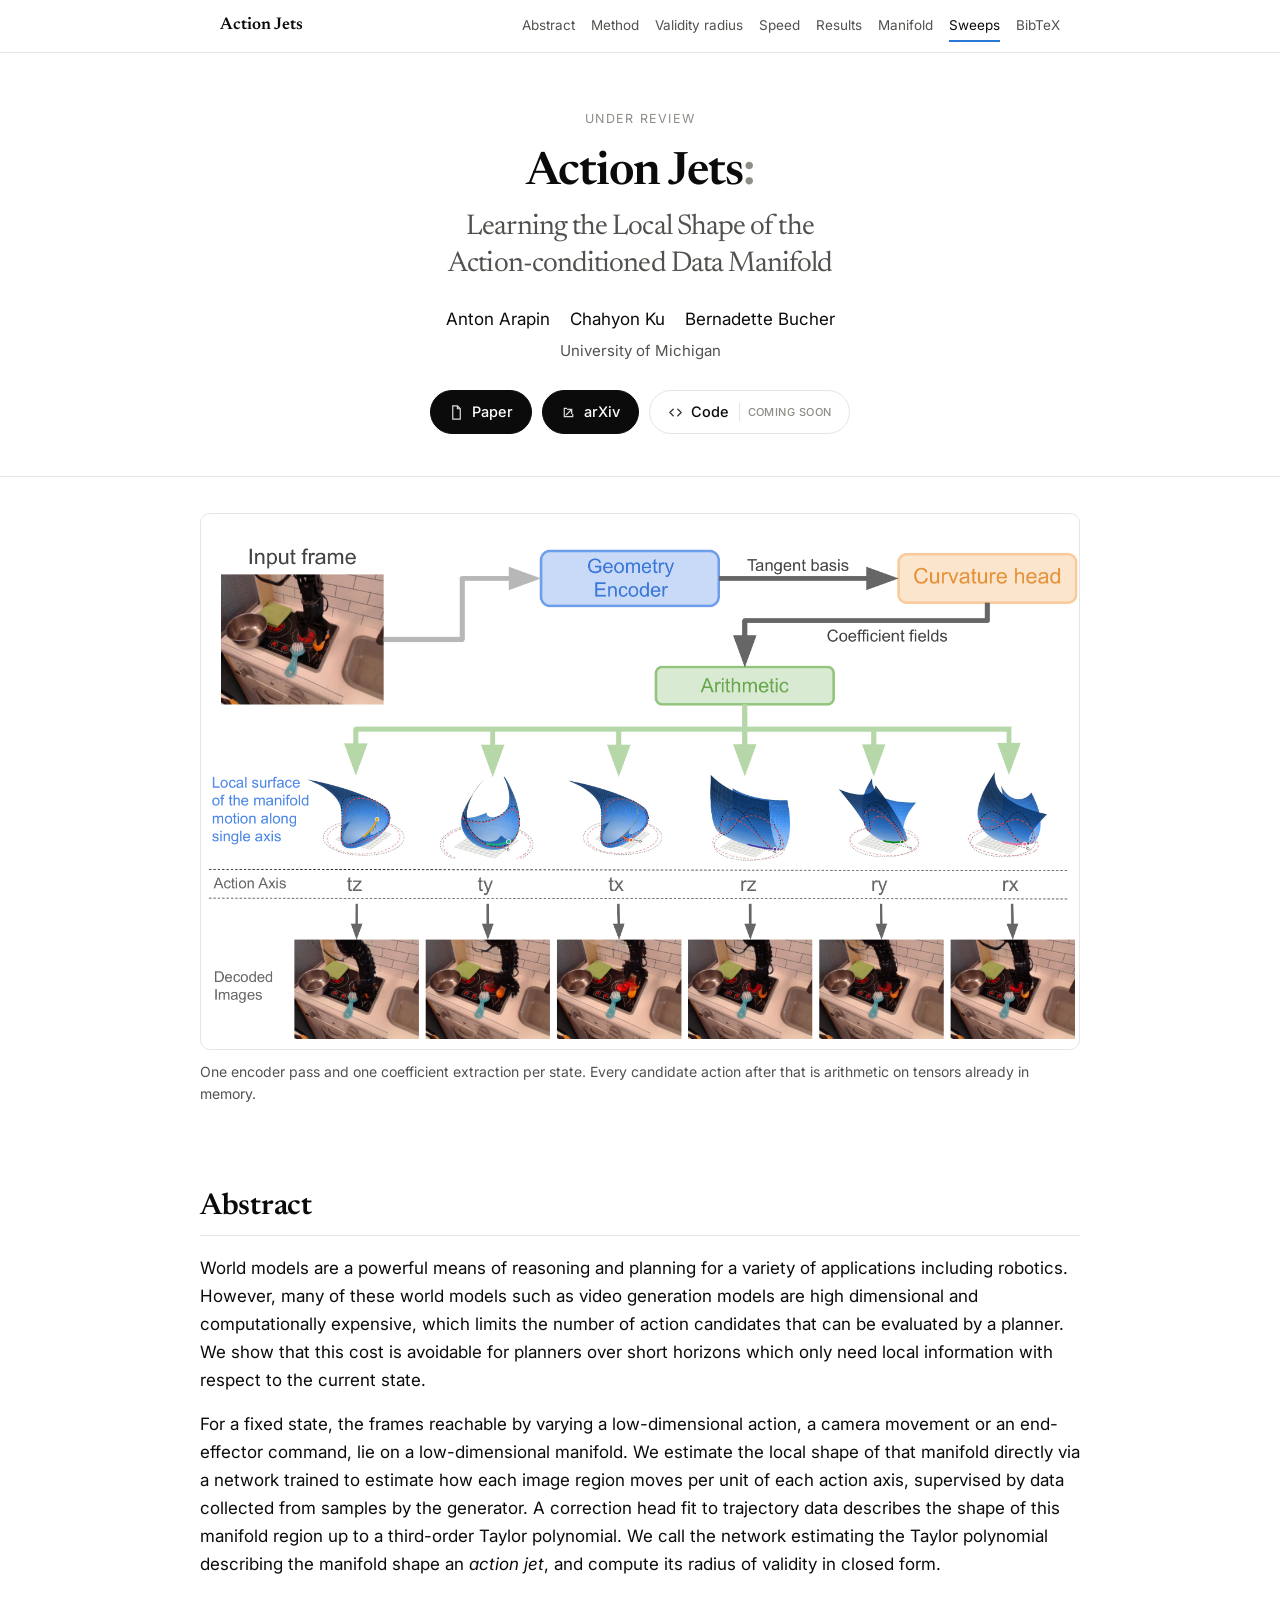
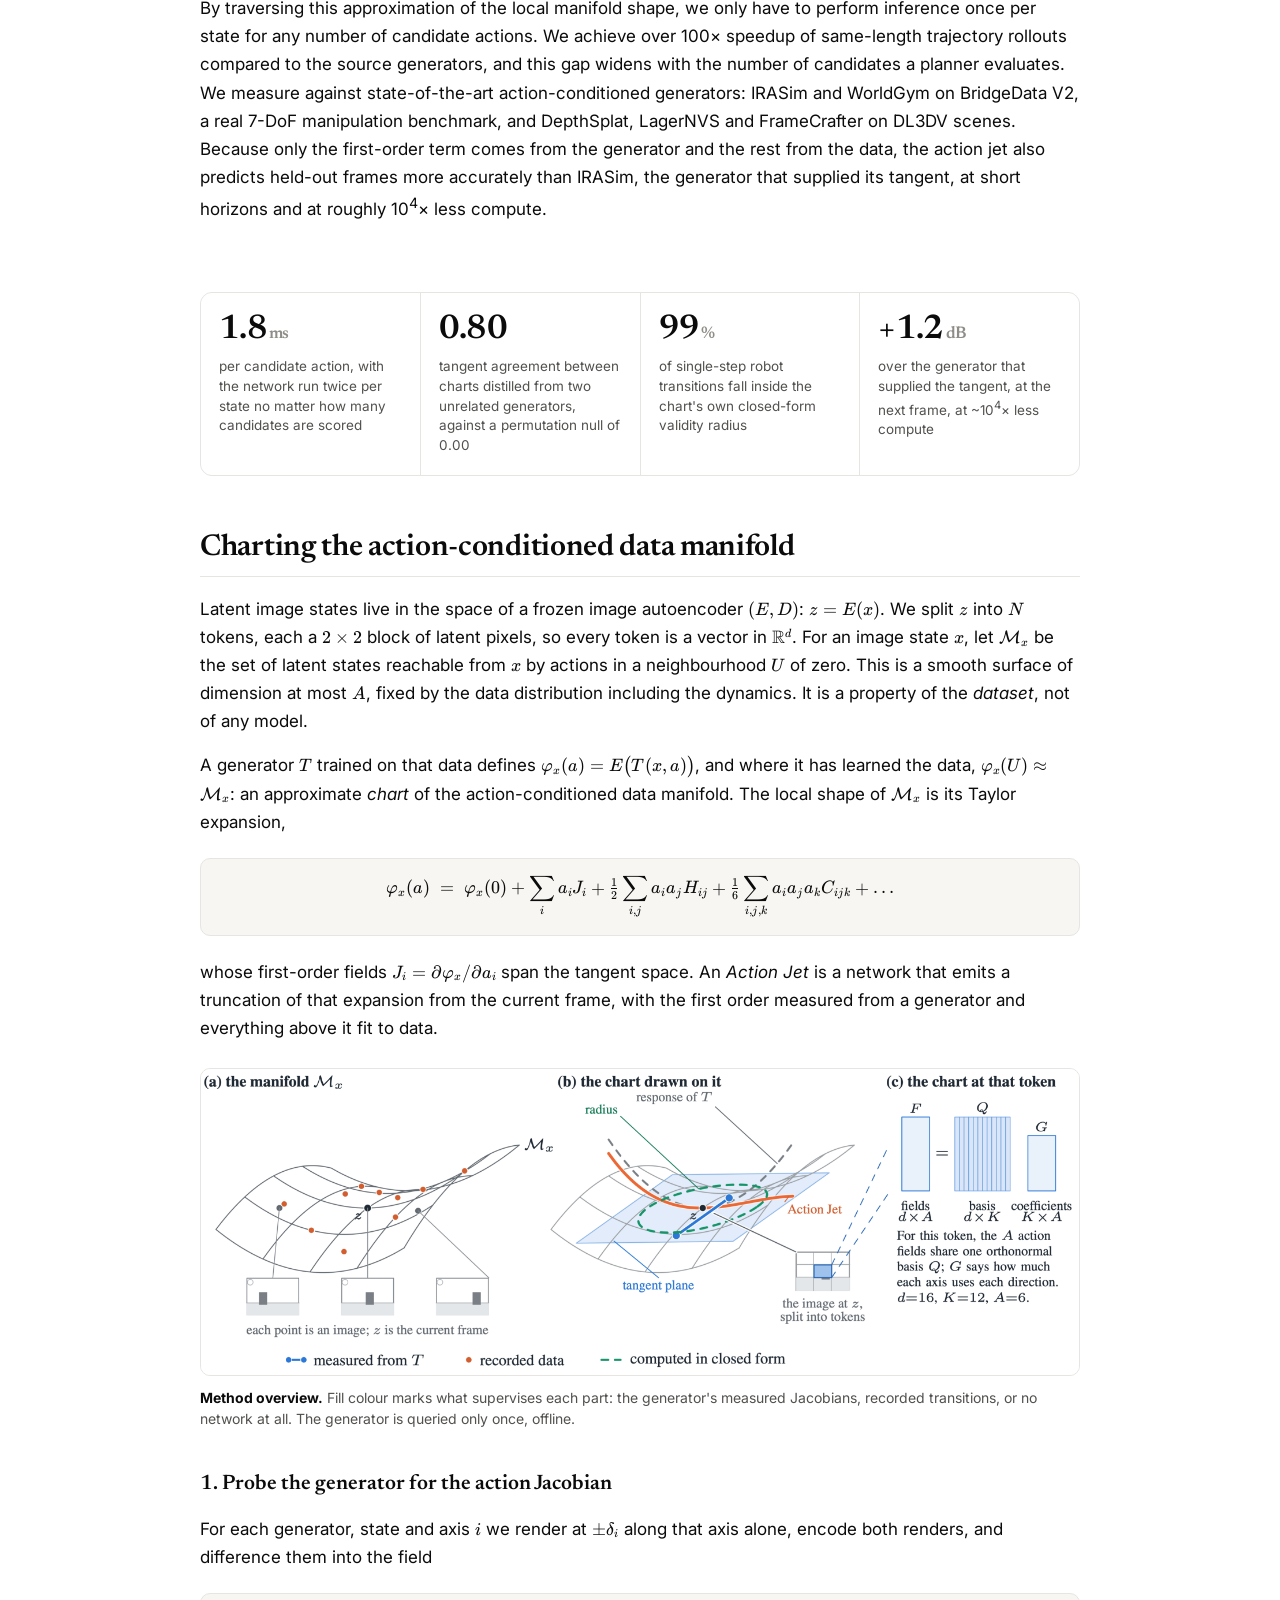
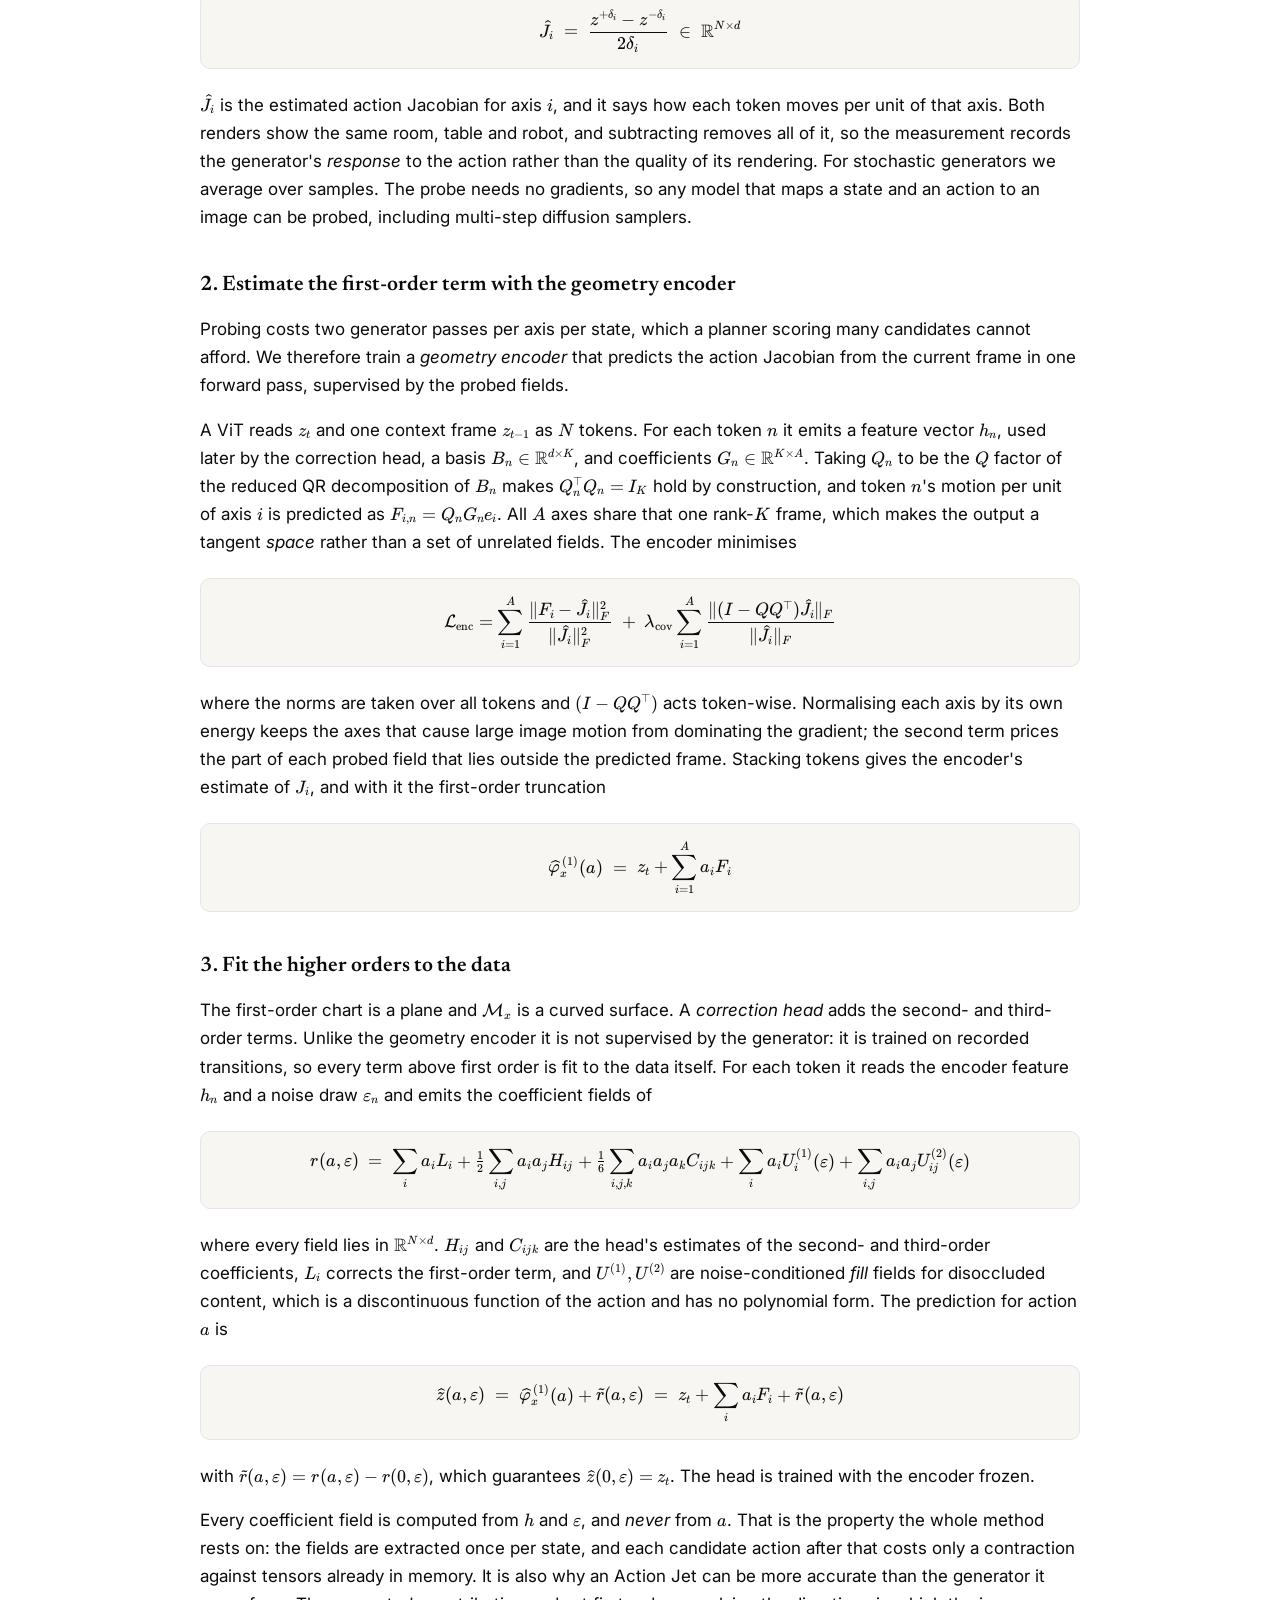
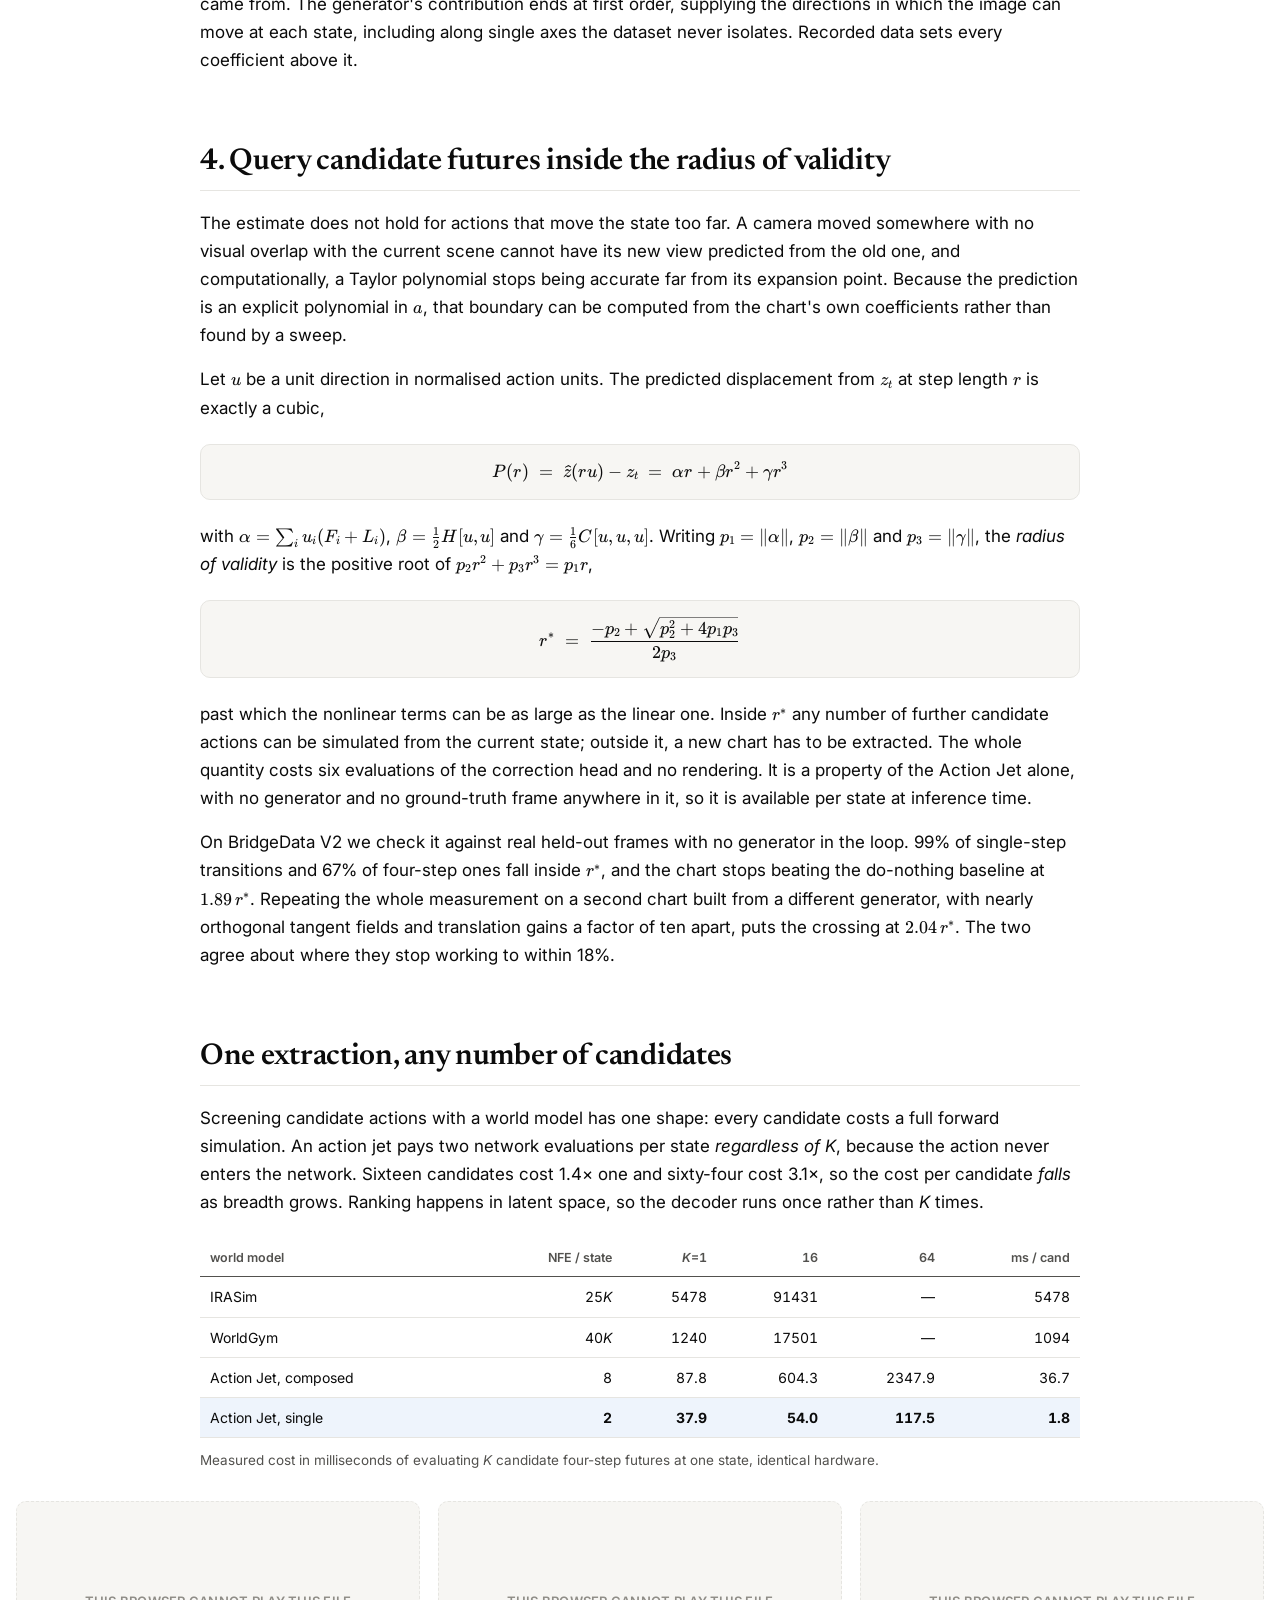
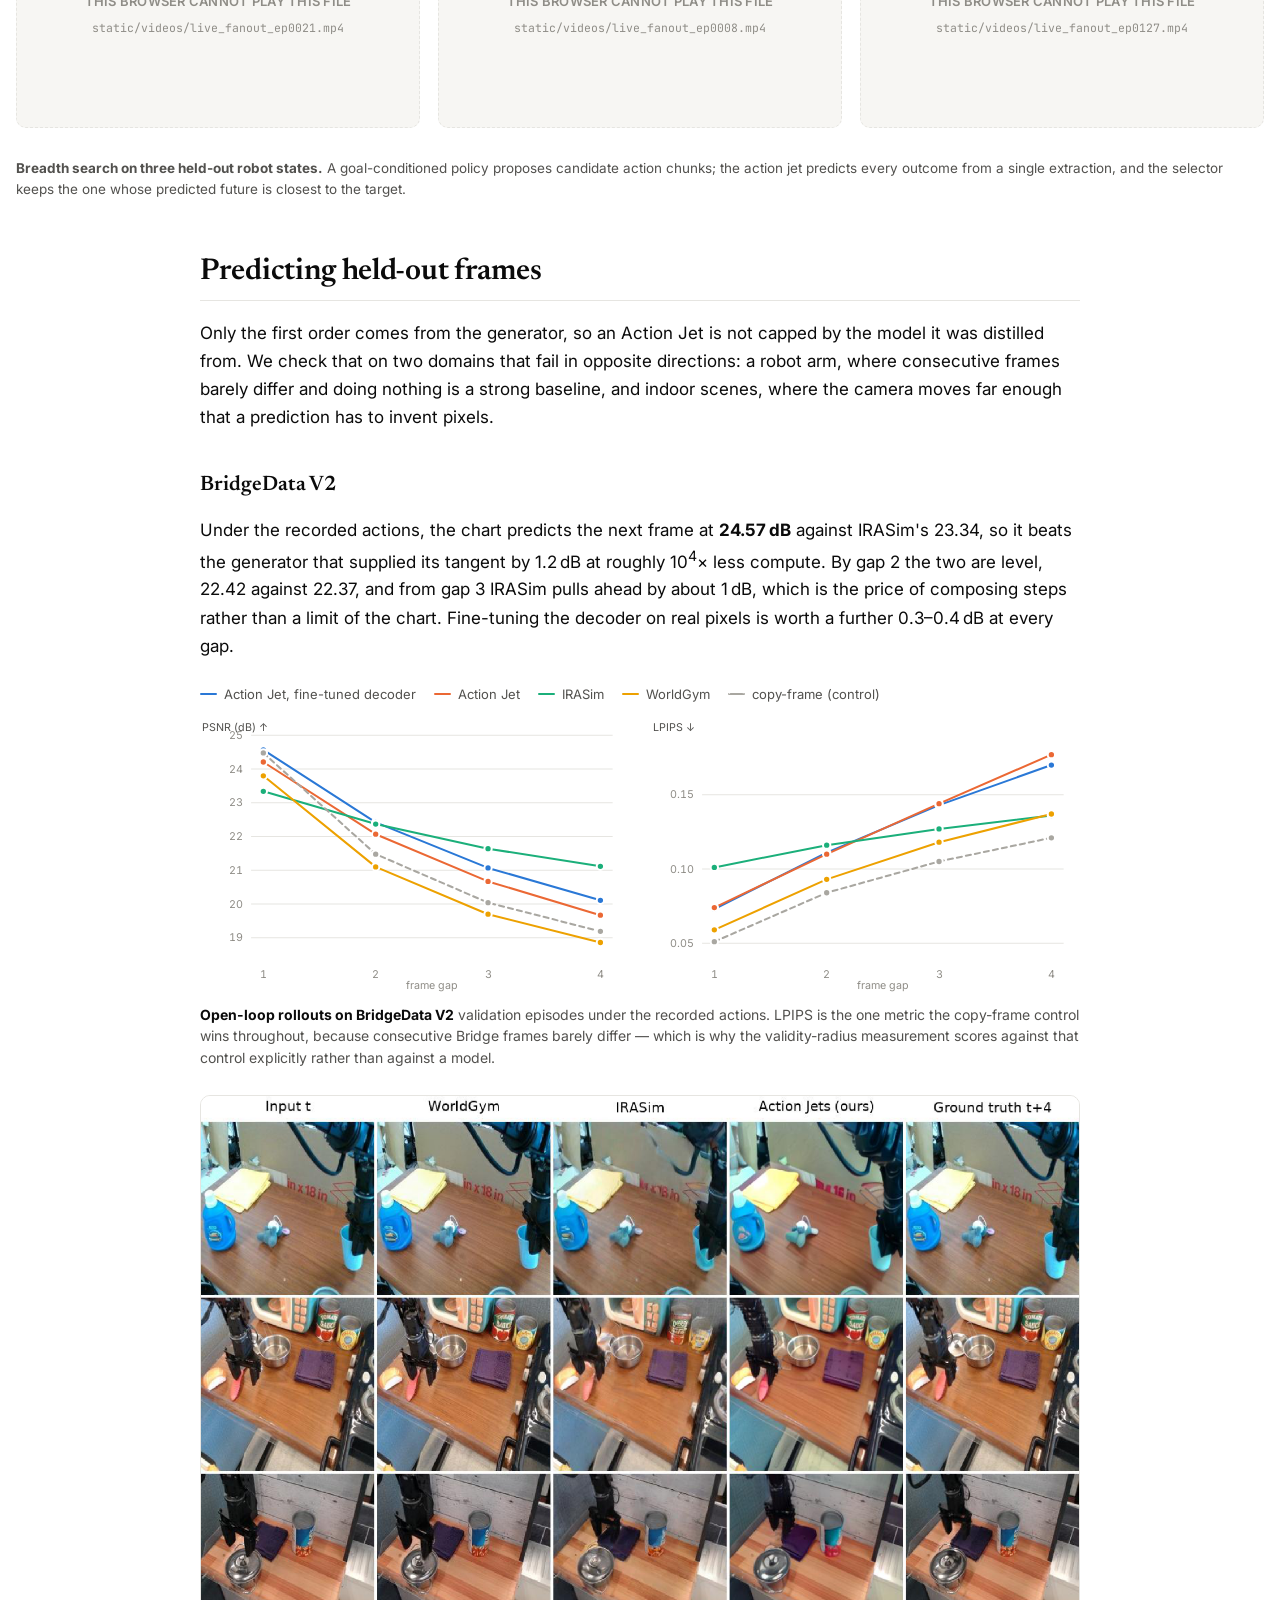
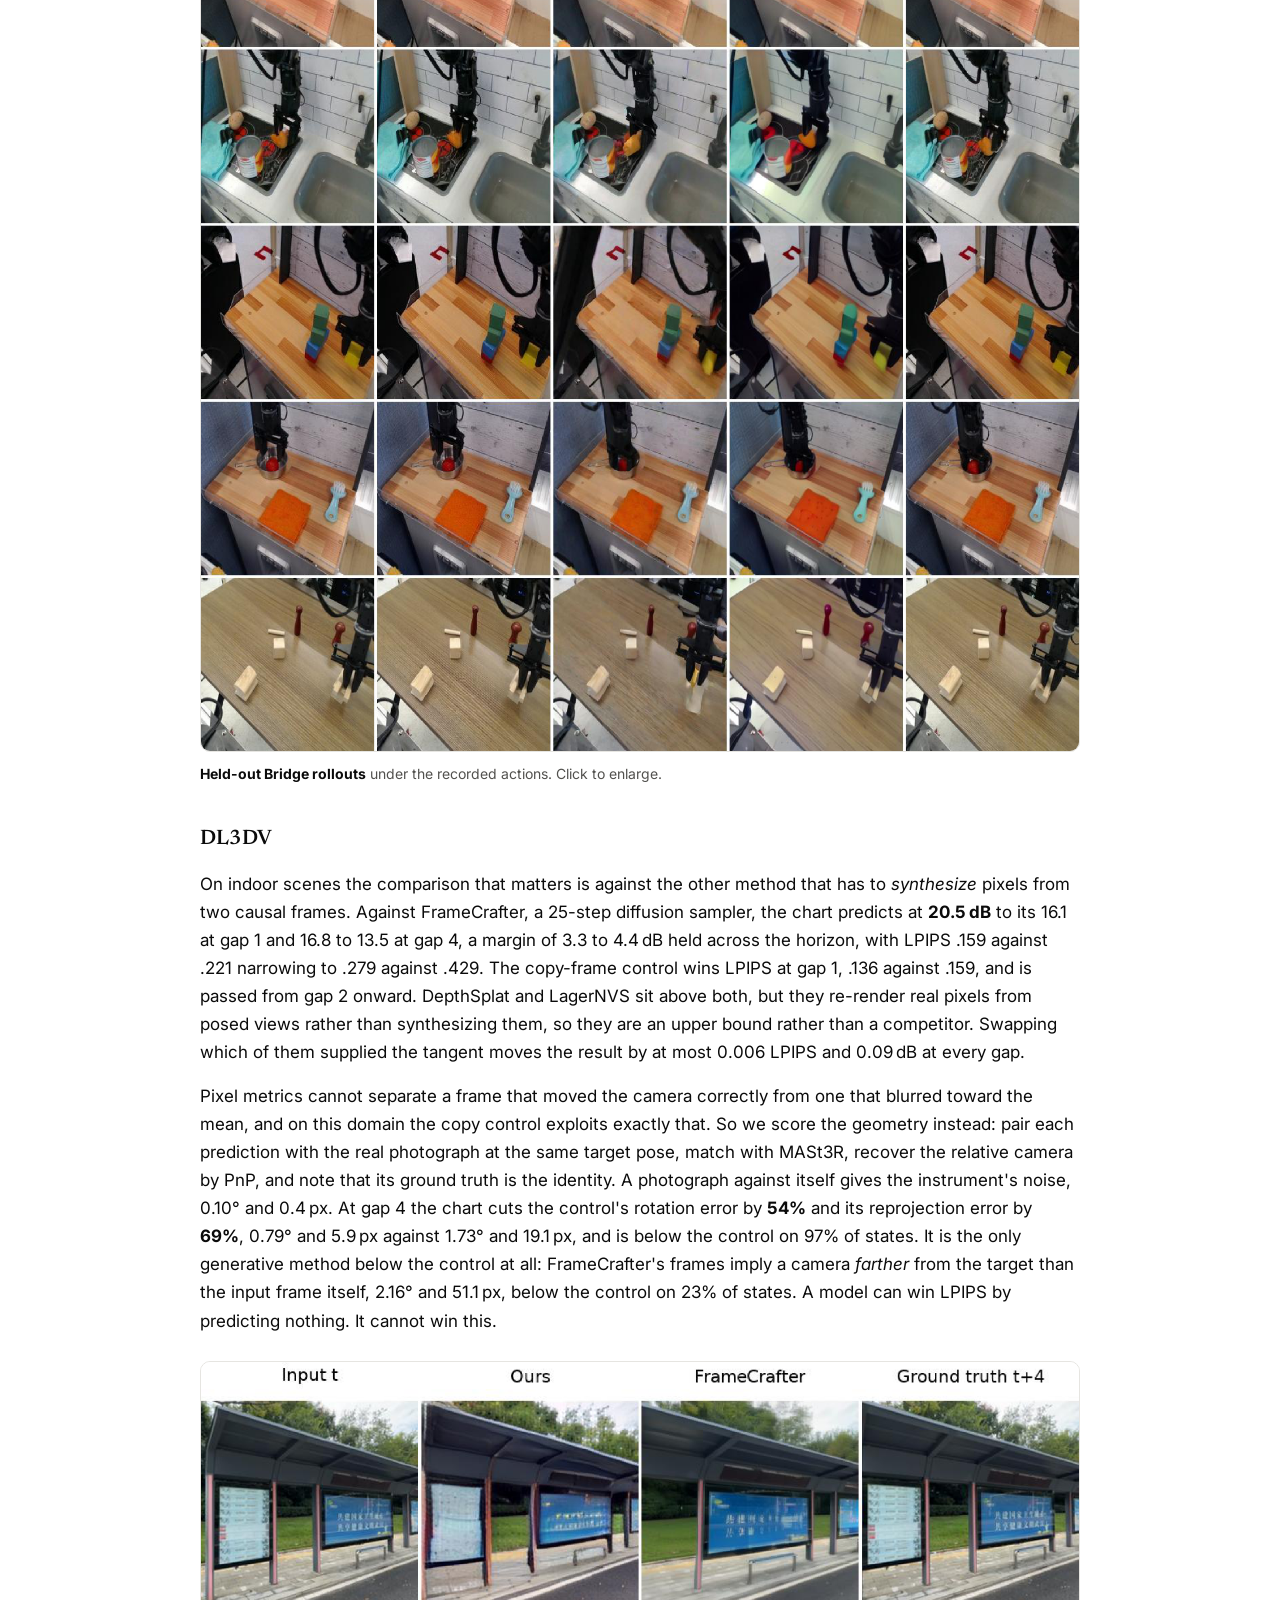
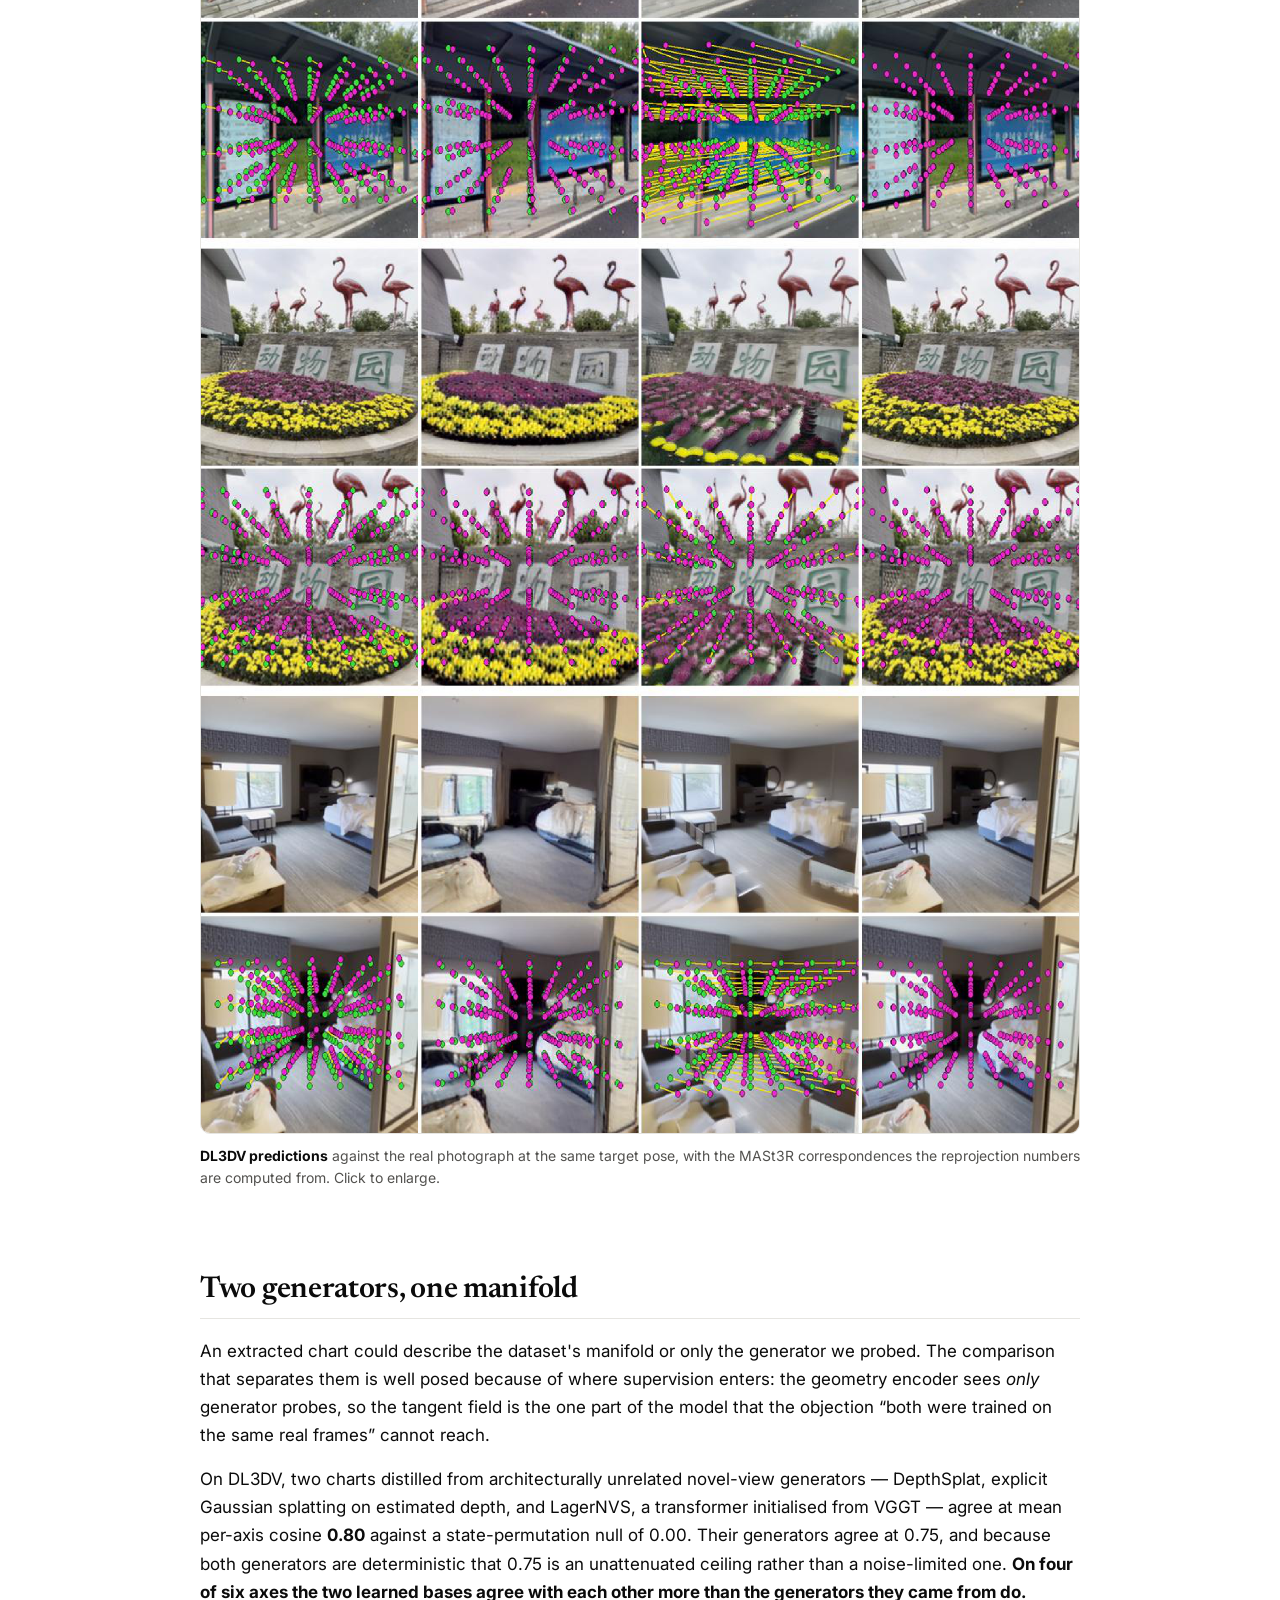
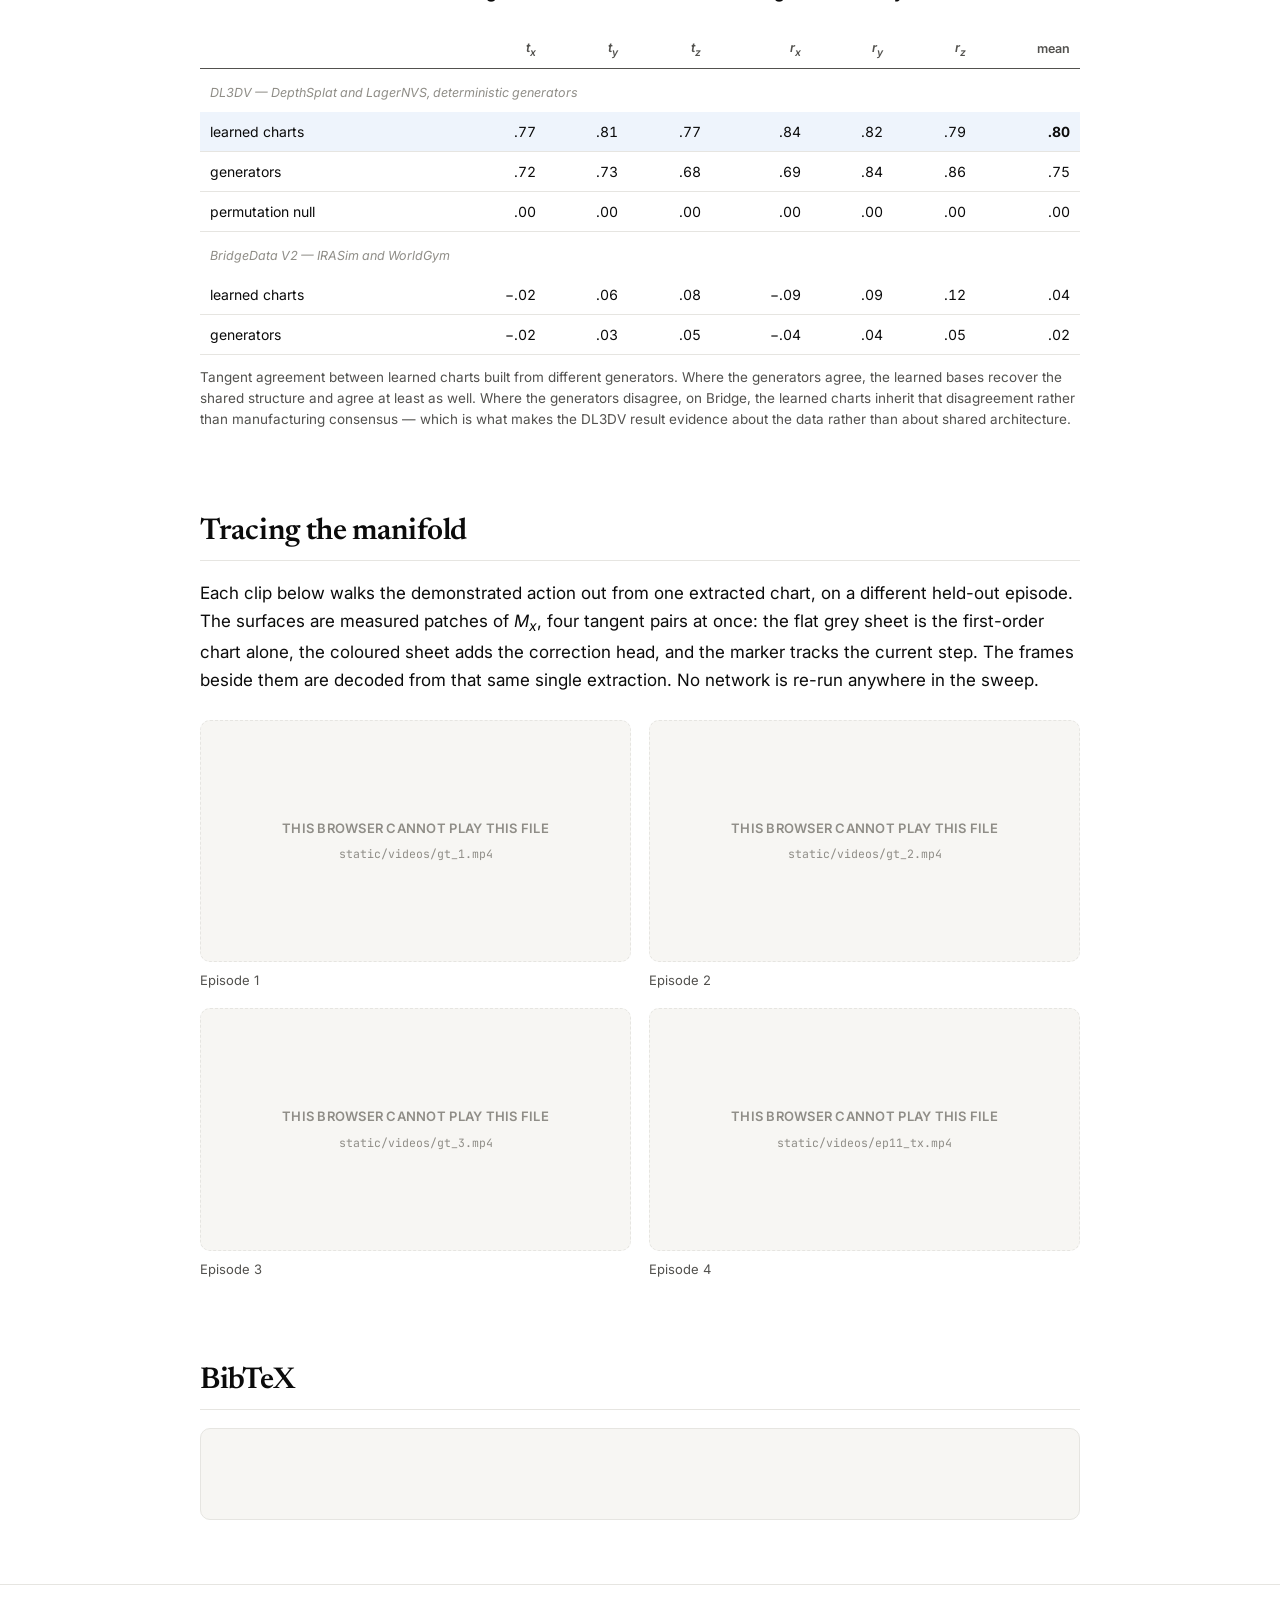
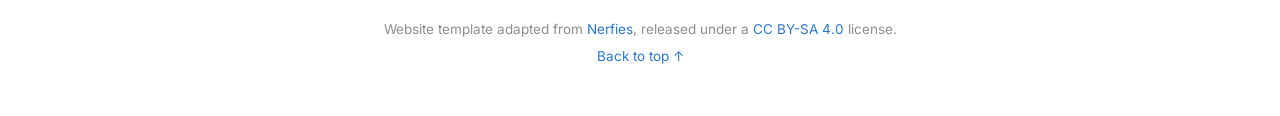
<file: index_old.html>
<!DOCTYPE html>
<html lang="en">
<head>
<meta charset="utf-8">
<meta name="viewport" content="width=device-width, initial-scale=1">

<!-- ==================================================================
     EDIT ME: page metadata. The og:image should be a 1200x630 PNG so
     the link preview looks right on Twitter/X, Slack and Bluesky.
     ================================================================== -->
<title>Action Jets: Learning the Local Shape of the Action-conditioned Data Manifold</title>
<meta name="description" content="Action Jets estimate the local shape of action-conditioned data manifolds from frozen generative world models, scoring any number of candidate actions from a single network pass.">
<meta property="og:title" content="Action Jets">
<meta property="og:description" content="Learning the local shape of the action-conditioned data manifold.">
<meta property="og:image" content="static/images/og_card.png">
<meta property="og:type" content="website">
<meta name="twitter:card" content="summary_large_image">

<link rel="icon" href="static/images/favicon.png">
<link rel="preconnect" href="https://fonts.googleapis.com">
<link rel="preconnect" href="https://fonts.gstatic.com" crossorigin>
<link href="https://fonts.googleapis.com/css2?family=Newsreader:ital,opsz,wght@0,6..72,400;0,6..72,500;0,6..72,600;1,6..72,400&family=Inter:wght@400;500;600&family=JetBrains+Mono:wght@400;500&display=swap" rel="stylesheet">
<!-- KaTeX, vendored locally (static/katex/) -- no CDN. The equations are
     already rendered into this file; this stylesheet and its woff2 fonts
     are all the browser needs. See tools/render_math.mjs to edit them. -->
<link rel="stylesheet" href="static/katex/katex.min.css">
<link rel="stylesheet" href="static/css/style.css">


</head>

<body>

<!-- ================================================================ -->
<!-- NAV                                                              -->
<!-- ================================================================ -->
<nav class="nav" id="nav">
  <div class="nav-inner">
    <a class="nav-brand" href="#top">Action Jets</a>
    <div class="nav-links">
      <a href="#abstract">Abstract</a>
      <a href="#method">Method</a>
      <a href="#radius">Validity radius</a>
      <a href="#speed">Speed</a>
      <a href="#results">Results</a>
      <a href="#manifold">Manifold</a>
      <a href="#sweeps">Sweeps</a>
      <a href="#bibtex">BibTeX</a>
    </div>
  </div>
</nav>


<!-- ================================================================ -->
<!-- HERO                                                             -->
<!-- ================================================================ -->
<header class="hero" id="top">
  <div class="wrap">
    <p class="venue">Under review</p>

    <h1 class="title">
      Action&nbsp;Jets<span class="title-sep">:</span>
      <span class="subtitle">Learning the Local Shape of the<br>Action-conditioned Data Manifold</span>
    </h1>

    <ul class="authors">
      <li><a href="#">Anton Arapin</a></li>
      <li><a href="#">Chahyon Ku</a></li>
      <li><a href="#">Bernadette Bucher</a></li>
    </ul>

    <p class="affil">University of Michigan</p>

    <!-- ============================================================
         EDIT ME: link buttons.
           Paper  -> drop your PDF at static/paper/action_jets.pdf
           arXiv  -> href is intentionally EMPTY (reloads the page).
                     Replace href="" with your arXiv URL when posted.
           Code   -> intentionally reloads the page, labelled
                     "coming soon". Replace href="" with the repo URL.
         An empty href="" resolves to the current page, i.e. a reload.
         ============================================================ -->
    <div class="btns">
      <a class="btn" href="static/paper/action_jets.pdf">
        <svg class="btn-ico" viewBox="0 0 16 16" aria-hidden="true"><path d="M4 1h5l3 3v11H4z" fill="none" stroke="currentColor" stroke-width="1.3"/><path d="M9 1v3h3" fill="none" stroke="currentColor" stroke-width="1.3"/></svg> Paper
      </a>
      <a class="btn" href="">
        <svg class="btn-ico" viewBox="0 0 16 16" aria-hidden="true"><path d="M5.5 10.5L11 5M7 4.6h4.4V9" fill="none" stroke="currentColor" stroke-width="1.4" stroke-linecap="round"/><path d="M12.5 9.5v3h-9v-9h3" fill="none" stroke="currentColor" stroke-width="1.3"/></svg> arXiv
      </a>
      <a class="btn btn-soon" href="" title="Code release coming soon">
        <svg class="btn-ico" viewBox="0 0 16 16" aria-hidden="true"><path d="M5.6 4.4L2 8l3.6 3.6M10.4 4.4L14 8l-3.6 3.6" fill="none" stroke="currentColor" stroke-width="1.5" stroke-linecap="round" stroke-linejoin="round"/></svg> Code
        <span class="tag">coming soon</span>
      </a>
    </div>
  </div>
</header>


<!-- ================================================================ -->
<!-- TEASER                                                           -->
<!-- ================================================================ -->
<section class="wrap section section-teaser">
  <!-- EDIT ME: teaser figure. A wide PNG, ~1600-2000 px across. -->
  <figure class="media">
    <img class="ph-img" src="static/images/teaser.png"
         alt="Action Jets teaser figure">
    <figcaption>
      One encoder pass and one coefficient extraction per state. Every
      candidate action after that is arithmetic on tensors already in
      memory.
    </figcaption>
  </figure>
</section>


<!-- ================================================================ -->
<!-- ABSTRACT                                                         -->
<!-- ================================================================ -->
<section class="wrap section" id="abstract">
  <h2>Abstract</h2>
  <div class="prose">
    <p>
      World models are a powerful means of reasoning and planning for a
      variety of applications including robotics. However, many of these
      world models such as video generation models are high dimensional
      and computationally expensive, which limits the number of action
      candidates that can be evaluated by a planner. We show that this
      cost is avoidable for planners over short horizons which only need
      local information with respect to the current state.
    </p>
    <p>
      For a fixed state, the frames reachable by varying a
      low-dimensional action, a camera movement or an end-effector
      command, lie on a low-dimensional manifold. We estimate the local
      shape of that manifold directly via a network trained to estimate
      how each image region moves per unit of each action axis,
      supervised by data collected from samples by the generator. A
      correction head fit to trajectory data describes the shape of this
      manifold region up to a third-order Taylor polynomial. We call the
      network estimating the Taylor polynomial describing the manifold
      shape an <em>action jet</em>, and compute its radius of validity in
      closed form.
    </p>
    <p>
      By traversing this approximation of the local manifold shape, we
      only have to perform inference once per state for any number of
      candidate actions. We achieve over 100&times; speedup of
      same-length trajectory rollouts compared to the source generators,
      and this gap widens with the number of candidates a planner
      evaluates. We measure against state-of-the-art action-conditioned
      generators: IRASim and WorldGym on BridgeData&nbsp;V2, a real 7-DoF
      manipulation benchmark, and DepthSplat, LagerNVS and FrameCrafter
      on DL3DV scenes. Because only the first-order term comes from the
      generator and the rest from the data, the action jet also predicts
      held-out frames more accurately than IRASim, the generator that
      supplied its tangent, at short horizons and at roughly
      10<sup>4</sup>&times; less compute.
    </p>
  </div>
</section>


<!-- ================================================================ -->
<!-- HIGHLIGHTS                                                       -->
<!-- ================================================================ -->
<section class="wrap section">
  <div class="stats">
    <div class="stat">
      <div class="stat-n">1.8<span class="stat-u">ms</span></div>
      <div class="stat-l">per candidate action, with the network run
        twice per state no matter how many candidates are scored</div>
    </div>
    <div class="stat">
      <div class="stat-n">0.80</div>
      <div class="stat-l">tangent agreement between charts distilled
        from two unrelated generators, against a permutation null of
        0.00</div>
    </div>
    <div class="stat">
      <div class="stat-n">99<span class="stat-u">%</span></div>
      <div class="stat-l">of single-step robot transitions fall inside
        the chart's own closed-form validity radius</div>
    </div>
    <div class="stat">
      <div class="stat-n">+1.2<span class="stat-u">dB</span></div>
      <div class="stat-l">over the generator that supplied the tangent,
        at the next frame, at ~10<sup>4</sup>&times; less compute</div>
    </div>
  </div>
</section>


<!-- ================================================================ -->
<!-- METHOD                                                           -->
<!-- ================================================================ -->
<section class="wrap section" id="method">
  <h2>Charting the action-conditioned data manifold</h2>

  <div class="prose">
    <p>
      Latent image states live in the space of a frozen image
      autoencoder <!--t:(E, D)--><span class="katex"><span class="katex-html" aria-hidden="true"><span class="katex-base"><span class="katex-strut" style="height:1em;vertical-align:-0.25em;"></span><span class="mopen">(</span><span class="mord mathnormal" style="margin-right:0.0576em;">E</span><span class="mpunct">,</span><span class="mspace" style="margin-right:0.1667em;"></span><span class="mord mathnormal" style="margin-right:0.0278em;">D</span><span class="mclose">)</span></span></span></span><!--/t-->:
      <!--t:z = E(x)--><span class="katex"><span class="katex-html" aria-hidden="true"><span class="katex-base"><span class="katex-strut" style="height:0.4306em;"></span><span class="mord mathnormal" style="margin-right:0.044em;">z</span><span class="mspace" style="margin-right:0.2778em;"></span><span class="mrel">=</span><span class="mspace" style="margin-right:0.2778em;"></span></span><span class="katex-base"><span class="katex-strut" style="height:1em;vertical-align:-0.25em;"></span><span class="mord mathnormal" style="margin-right:0.0576em;">E</span><span class="mopen">(</span><span class="mord mathnormal">x</span><span class="mclose">)</span></span></span></span><!--/t-->. We split <!--t:z--><span class="katex"><span class="katex-html" aria-hidden="true"><span class="katex-base"><span class="katex-strut" style="height:0.4306em;"></span><span class="mord mathnormal" style="margin-right:0.044em;">z</span></span></span></span><!--/t--> into
      <!--t:N--><span class="katex"><span class="katex-html" aria-hidden="true"><span class="katex-base"><span class="katex-strut" style="height:0.6833em;"></span><span class="mord mathnormal" style="margin-right:0.109em;">N</span></span></span></span><!--/t--> tokens, each a <!--t:2\times 2--><span class="katex"><span class="katex-html" aria-hidden="true"><span class="katex-base"><span class="katex-strut" style="height:0.7278em;vertical-align:-0.0833em;"></span><span class="mord">2</span><span class="mspace" style="margin-right:0.2222em;"></span><span class="mbin">×</span><span class="mspace" style="margin-right:0.2222em;"></span></span><span class="katex-base"><span class="katex-strut" style="height:0.6444em;"></span><span class="mord">2</span></span></span></span><!--/t-->
      block of latent pixels, so every token is a vector in
      <!--t:\mathbb{R}^{d}--><span class="katex"><span class="katex-html" aria-hidden="true"><span class="katex-base"><span class="katex-strut" style="height:0.8491em;"></span><span class="mord"><span class="mord mathbb">R</span><span class="msupsub"><span class="vlist-t"><span class="vlist-r"><span class="vlist" style="height:0.8491em;"><span style="top:-3.063em;margin-right:0.05em;"><span class="pstrut" style="height:2.7em;"></span><span class="katex-sizing reset-size6 size3 mtight"><span class="mord mtight"><span class="mord mathnormal mtight">d</span></span></span></span></span></span></span></span></span></span></span></span><!--/t-->. For an image state
      <!--t:x--><span class="katex"><span class="katex-html" aria-hidden="true"><span class="katex-base"><span class="katex-strut" style="height:0.4306em;"></span><span class="mord mathnormal">x</span></span></span></span><!--/t-->, let <!--t:\mathcal{M}_x--><span class="katex"><span class="katex-html" aria-hidden="true"><span class="katex-base"><span class="katex-strut" style="height:0.8333em;vertical-align:-0.15em;"></span><span class="mord"><span class="mord mathcal">M</span><span class="msupsub"><span class="vlist-t vlist-t2"><span class="vlist-r"><span class="vlist" style="height:0.1514em;"><span style="top:-2.55em;margin-left:0em;margin-right:0.05em;"><span class="pstrut" style="height:2.7em;"></span><span class="katex-sizing reset-size6 size3 mtight"><span class="mord mathnormal mtight">x</span></span></span></span><span class="vlist-s">​</span></span><span class="vlist-r"><span class="vlist" style="height:0.15em;"><span></span></span></span></span></span></span></span></span></span><!--/t--> be the
      set of latent states reachable from <!--t:x--><span class="katex"><span class="katex-html" aria-hidden="true"><span class="katex-base"><span class="katex-strut" style="height:0.4306em;"></span><span class="mord mathnormal">x</span></span></span></span><!--/t--> by
      actions in a neighbourhood <!--t:U--><span class="katex"><span class="katex-html" aria-hidden="true"><span class="katex-base"><span class="katex-strut" style="height:0.6833em;"></span><span class="mord mathnormal" style="margin-right:0.109em;">U</span></span></span></span><!--/t--> of zero. This is a
      smooth surface of dimension at most <!--t:A--><span class="katex"><span class="katex-html" aria-hidden="true"><span class="katex-base"><span class="katex-strut" style="height:0.6833em;"></span><span class="mord mathnormal">A</span></span></span></span><!--/t-->, fixed by
      the data distribution including the dynamics. It is a property of
      the <em>dataset</em>, not of any model.
    </p>
    <p>
      A generator <!--t:T--><span class="katex"><span class="katex-html" aria-hidden="true"><span class="katex-base"><span class="katex-strut" style="height:0.6833em;"></span><span class="mord mathnormal" style="margin-right:0.1389em;">T</span></span></span></span><!--/t--> trained on that data defines
      <!--t:\varphi_x(a) = E\bigl(T(x, a)\bigr)--><span class="katex"><span class="katex-html" aria-hidden="true"><span class="katex-base"><span class="katex-strut" style="height:1em;vertical-align:-0.25em;"></span><span class="mord"><span class="mord mathnormal">φ</span><span class="msupsub"><span class="vlist-t vlist-t2"><span class="vlist-r"><span class="vlist" style="height:0.1514em;"><span style="top:-2.55em;margin-left:0em;margin-right:0.05em;"><span class="pstrut" style="height:2.7em;"></span><span class="katex-sizing reset-size6 size3 mtight"><span class="mord mathnormal mtight">x</span></span></span></span><span class="vlist-s">​</span></span><span class="vlist-r"><span class="vlist" style="height:0.15em;"><span></span></span></span></span></span></span><span class="mopen">(</span><span class="mord mathnormal">a</span><span class="mclose">)</span><span class="mspace" style="margin-right:0.2778em;"></span><span class="mrel">=</span><span class="mspace" style="margin-right:0.2778em;"></span></span><span class="katex-base"><span class="katex-strut" style="height:1.2em;vertical-align:-0.35em;"></span><span class="mord mathnormal" style="margin-right:0.0576em;">E</span><span class="mopen"><span class="delimsizing size1">(</span></span><span class="mord mathnormal" style="margin-right:0.1389em;">T</span><span class="mopen">(</span><span class="mord mathnormal">x</span><span class="mpunct">,</span><span class="mspace" style="margin-right:0.1667em;"></span><span class="mord mathnormal">a</span><span class="mclose">)</span><span class="mclose"><span class="delimsizing size1">)</span></span></span></span></span><!--/t-->, and where
      it has learned the data,
      <!--t:\varphi_x(U) \approx \mathcal{M}_x--><span class="katex"><span class="katex-html" aria-hidden="true"><span class="katex-base"><span class="katex-strut" style="height:1em;vertical-align:-0.25em;"></span><span class="mord"><span class="mord mathnormal">φ</span><span class="msupsub"><span class="vlist-t vlist-t2"><span class="vlist-r"><span class="vlist" style="height:0.1514em;"><span style="top:-2.55em;margin-left:0em;margin-right:0.05em;"><span class="pstrut" style="height:2.7em;"></span><span class="katex-sizing reset-size6 size3 mtight"><span class="mord mathnormal mtight">x</span></span></span></span><span class="vlist-s">​</span></span><span class="vlist-r"><span class="vlist" style="height:0.15em;"><span></span></span></span></span></span></span><span class="mopen">(</span><span class="mord mathnormal" style="margin-right:0.109em;">U</span><span class="mclose">)</span><span class="mspace" style="margin-right:0.2778em;"></span><span class="mrel">≈</span><span class="mspace" style="margin-right:0.2778em;"></span></span><span class="katex-base"><span class="katex-strut" style="height:0.8333em;vertical-align:-0.15em;"></span><span class="mord"><span class="mord mathcal">M</span><span class="msupsub"><span class="vlist-t vlist-t2"><span class="vlist-r"><span class="vlist" style="height:0.1514em;"><span style="top:-2.55em;margin-left:0em;margin-right:0.05em;"><span class="pstrut" style="height:2.7em;"></span><span class="katex-sizing reset-size6 size3 mtight"><span class="mord mathnormal mtight">x</span></span></span></span><span class="vlist-s">​</span></span><span class="vlist-r"><span class="vlist" style="height:0.15em;"><span></span></span></span></span></span></span></span></span></span><!--/t-->: an
      approximate <em>chart</em> of the action-conditioned data
      manifold. The local shape of <!--t:\mathcal{M}_x--><span class="katex"><span class="katex-html" aria-hidden="true"><span class="katex-base"><span class="katex-strut" style="height:0.8333em;vertical-align:-0.15em;"></span><span class="mord"><span class="mord mathcal">M</span><span class="msupsub"><span class="vlist-t vlist-t2"><span class="vlist-r"><span class="vlist" style="height:0.1514em;"><span style="top:-2.55em;margin-left:0em;margin-right:0.05em;"><span class="pstrut" style="height:2.7em;"></span><span class="katex-sizing reset-size6 size3 mtight"><span class="mord mathnormal mtight">x</span></span></span></span><span class="vlist-s">​</span></span><span class="vlist-r"><span class="vlist" style="height:0.15em;"><span></span></span></span></span></span></span></span></span></span><!--/t--> is
      its Taylor expansion,
    </p>

    <div class="eq"><!--T:\varphi_x(a) \;=\; \varphi_x(0)
      + \sum_i a_i J_i
      + \tfrac12 \sum_{i,j} a_i a_j H_{ij}
      + \tfrac16 \sum_{i,j,k} a_i a_j a_k C_{ijk} + \dots--><span class="katex-display"><span class="katex"><span class="katex-html" aria-hidden="true"><span class="katex-base"><span class="katex-strut" style="height:1em;vertical-align:-0.25em;"></span><span class="mord"><span class="mord mathnormal">φ</span><span class="msupsub"><span class="vlist-t vlist-t2"><span class="vlist-r"><span class="vlist" style="height:0.1514em;"><span style="top:-2.55em;margin-left:0em;margin-right:0.05em;"><span class="pstrut" style="height:2.7em;"></span><span class="katex-sizing reset-size6 size3 mtight"><span class="mord mathnormal mtight">x</span></span></span></span><span class="vlist-s">​</span></span><span class="vlist-r"><span class="vlist" style="height:0.15em;"><span></span></span></span></span></span></span><span class="mopen">(</span><span class="mord mathnormal">a</span><span class="mclose">)</span><span class="mspace" style="margin-right:0.2778em;"></span><span class="mspace" style="margin-right:0.2778em;"></span><span class="mrel">=</span><span class="mspace" style="margin-right:0.2778em;"></span><span class="mspace" style="margin-right:0.2778em;"></span></span><span class="katex-base"><span class="katex-strut" style="height:1em;vertical-align:-0.25em;"></span><span class="mord"><span class="mord mathnormal">φ</span><span class="msupsub"><span class="vlist-t vlist-t2"><span class="vlist-r"><span class="vlist" style="height:0.1514em;"><span style="top:-2.55em;margin-left:0em;margin-right:0.05em;"><span class="pstrut" style="height:2.7em;"></span><span class="katex-sizing reset-size6 size3 mtight"><span class="mord mathnormal mtight">x</span></span></span></span><span class="vlist-s">​</span></span><span class="vlist-r"><span class="vlist" style="height:0.15em;"><span></span></span></span></span></span></span><span class="mopen">(</span><span class="mord">0</span><span class="mclose">)</span><span class="mspace" style="margin-right:0.2222em;"></span><span class="mbin">+</span><span class="mspace" style="margin-right:0.2222em;"></span></span><span class="katex-base"><span class="katex-strut" style="height:2.3277em;vertical-align:-1.2777em;"></span><span class="mop op-limits"><span class="vlist-t vlist-t2"><span class="vlist-r"><span class="vlist" style="height:1.05em;"><span style="top:-1.8723em;margin-left:0em;"><span class="pstrut" style="height:3.05em;"></span><span class="katex-sizing reset-size6 size3 mtight"><span class="mord mathnormal mtight">i</span></span></span><span style="top:-3.05em;"><span class="pstrut" style="height:3.05em;"></span><span><span class="mop op-symbol large-op">∑</span></span></span></span><span class="vlist-s">​</span></span><span class="vlist-r"><span class="vlist" style="height:1.2777em;"><span></span></span></span></span></span><span class="mspace" style="margin-right:0.1667em;"></span><span class="mord"><span class="mord mathnormal">a</span><span class="msupsub"><span class="vlist-t vlist-t2"><span class="vlist-r"><span class="vlist" style="height:0.3117em;"><span style="top:-2.55em;margin-left:0em;margin-right:0.05em;"><span class="pstrut" style="height:2.7em;"></span><span class="katex-sizing reset-size6 size3 mtight"><span class="mord mathnormal mtight">i</span></span></span></span><span class="vlist-s">​</span></span><span class="vlist-r"><span class="vlist" style="height:0.15em;"><span></span></span></span></span></span></span><span class="mord"><span class="mord mathnormal" style="margin-right:0.0962em;">J</span><span class="msupsub"><span class="vlist-t vlist-t2"><span class="vlist-r"><span class="vlist" style="height:0.3117em;"><span style="top:-2.55em;margin-left:-0.0962em;margin-right:0.05em;"><span class="pstrut" style="height:2.7em;"></span><span class="katex-sizing reset-size6 size3 mtight"><span class="mord mathnormal mtight">i</span></span></span></span><span class="vlist-s">​</span></span><span class="vlist-r"><span class="vlist" style="height:0.15em;"><span></span></span></span></span></span></span><span class="mspace" style="margin-right:0.2222em;"></span><span class="mbin">+</span><span class="mspace" style="margin-right:0.2222em;"></span></span><span class="katex-base"><span class="katex-strut" style="height:2.4638em;vertical-align:-1.4138em;"></span><span class="mord"><span class="mopen nulldelimiter"></span><span class="mfrac"><span class="vlist-t vlist-t2"><span class="vlist-r"><span class="vlist" style="height:0.8451em;"><span style="top:-2.655em;"><span class="pstrut" style="height:3em;"></span><span class="katex-sizing reset-size6 size3 mtight"><span class="mord mtight"><span class="mord mtight">2</span></span></span></span><span style="top:-3.23em;"><span class="pstrut" style="height:3em;"></span><span class="frac-line" style="border-bottom-width:0.04em;"></span></span><span style="top:-3.394em;"><span class="pstrut" style="height:3em;"></span><span class="katex-sizing reset-size6 size3 mtight"><span class="mord mtight"><span class="mord mtight">1</span></span></span></span></span><span class="vlist-s">​</span></span><span class="vlist-r"><span class="vlist" style="height:0.345em;"><span></span></span></span></span></span><span class="mclose nulldelimiter"></span></span><span class="mspace" style="margin-right:0.1667em;"></span><span class="mop op-limits"><span class="vlist-t vlist-t2"><span class="vlist-r"><span class="vlist" style="height:1.05em;"><span style="top:-1.8723em;margin-left:0em;"><span class="pstrut" style="height:3.05em;"></span><span class="katex-sizing reset-size6 size3 mtight"><span class="mord mtight"><span class="mord mathnormal mtight">i</span><span class="mpunct mtight">,</span><span class="mord mathnormal mtight" style="margin-right:0.0572em;">j</span></span></span></span><span style="top:-3.05em;"><span class="pstrut" style="height:3.05em;"></span><span><span class="mop op-symbol large-op">∑</span></span></span></span><span class="vlist-s">​</span></span><span class="vlist-r"><span class="vlist" style="height:1.4138em;"><span></span></span></span></span></span><span class="mspace" style="margin-right:0.1667em;"></span><span class="mord"><span class="mord mathnormal">a</span><span class="msupsub"><span class="vlist-t vlist-t2"><span class="vlist-r"><span class="vlist" style="height:0.3117em;"><span style="top:-2.55em;margin-left:0em;margin-right:0.05em;"><span class="pstrut" style="height:2.7em;"></span><span class="katex-sizing reset-size6 size3 mtight"><span class="mord mathnormal mtight">i</span></span></span></span><span class="vlist-s">​</span></span><span class="vlist-r"><span class="vlist" style="height:0.15em;"><span></span></span></span></span></span></span><span class="mord"><span class="mord mathnormal">a</span><span class="msupsub"><span class="vlist-t vlist-t2"><span class="vlist-r"><span class="vlist" style="height:0.3117em;"><span style="top:-2.55em;margin-left:0em;margin-right:0.05em;"><span class="pstrut" style="height:2.7em;"></span><span class="katex-sizing reset-size6 size3 mtight"><span class="mord mathnormal mtight" style="margin-right:0.0572em;">j</span></span></span></span><span class="vlist-s">​</span></span><span class="vlist-r"><span class="vlist" style="height:0.2861em;"><span></span></span></span></span></span></span><span class="mord"><span class="mord mathnormal" style="margin-right:0.0813em;">H</span><span class="msupsub"><span class="vlist-t vlist-t2"><span class="vlist-r"><span class="vlist" style="height:0.3117em;"><span style="top:-2.55em;margin-left:-0.0813em;margin-right:0.05em;"><span class="pstrut" style="height:2.7em;"></span><span class="katex-sizing reset-size6 size3 mtight"><span class="mord mtight"><span class="mord mathnormal mtight" style="margin-right:0.0572em;">ij</span></span></span></span></span><span class="vlist-s">​</span></span><span class="vlist-r"><span class="vlist" style="height:0.2861em;"><span></span></span></span></span></span></span><span class="mspace" style="margin-right:0.2222em;"></span><span class="mbin">+</span><span class="mspace" style="margin-right:0.2222em;"></span></span><span class="katex-base"><span class="katex-strut" style="height:2.4882em;vertical-align:-1.4382em;"></span><span class="mord"><span class="mopen nulldelimiter"></span><span class="mfrac"><span class="vlist-t vlist-t2"><span class="vlist-r"><span class="vlist" style="height:0.8451em;"><span style="top:-2.655em;"><span class="pstrut" style="height:3em;"></span><span class="katex-sizing reset-size6 size3 mtight"><span class="mord mtight"><span class="mord mtight">6</span></span></span></span><span style="top:-3.23em;"><span class="pstrut" style="height:3em;"></span><span class="frac-line" style="border-bottom-width:0.04em;"></span></span><span style="top:-3.394em;"><span class="pstrut" style="height:3em;"></span><span class="katex-sizing reset-size6 size3 mtight"><span class="mord mtight"><span class="mord mtight">1</span></span></span></span></span><span class="vlist-s">​</span></span><span class="vlist-r"><span class="vlist" style="height:0.345em;"><span></span></span></span></span></span><span class="mclose nulldelimiter"></span></span><span class="mspace" style="margin-right:0.1667em;"></span><span class="mop op-limits"><span class="vlist-t vlist-t2"><span class="vlist-r"><span class="vlist" style="height:1.05em;"><span style="top:-1.8479em;margin-left:0em;"><span class="pstrut" style="height:3.05em;"></span><span class="katex-sizing reset-size6 size3 mtight"><span class="mord mtight"><span class="mord mathnormal mtight">i</span><span class="mpunct mtight">,</span><span class="mord mathnormal mtight" style="margin-right:0.0572em;">j</span><span class="mpunct mtight">,</span><span class="mord mathnormal mtight" style="margin-right:0.0315em;">k</span></span></span></span><span style="top:-3.05em;"><span class="pstrut" style="height:3.05em;"></span><span><span class="mop op-symbol large-op">∑</span></span></span></span><span class="vlist-s">​</span></span><span class="vlist-r"><span class="vlist" style="height:1.4382em;"><span></span></span></span></span></span><span class="mspace" style="margin-right:0.1667em;"></span><span class="mord"><span class="mord mathnormal">a</span><span class="msupsub"><span class="vlist-t vlist-t2"><span class="vlist-r"><span class="vlist" style="height:0.3117em;"><span style="top:-2.55em;margin-left:0em;margin-right:0.05em;"><span class="pstrut" style="height:2.7em;"></span><span class="katex-sizing reset-size6 size3 mtight"><span class="mord mathnormal mtight">i</span></span></span></span><span class="vlist-s">​</span></span><span class="vlist-r"><span class="vlist" style="height:0.15em;"><span></span></span></span></span></span></span><span class="mord"><span class="mord mathnormal">a</span><span class="msupsub"><span class="vlist-t vlist-t2"><span class="vlist-r"><span class="vlist" style="height:0.3117em;"><span style="top:-2.55em;margin-left:0em;margin-right:0.05em;"><span class="pstrut" style="height:2.7em;"></span><span class="katex-sizing reset-size6 size3 mtight"><span class="mord mathnormal mtight" style="margin-right:0.0572em;">j</span></span></span></span><span class="vlist-s">​</span></span><span class="vlist-r"><span class="vlist" style="height:0.2861em;"><span></span></span></span></span></span></span><span class="mord"><span class="mord mathnormal">a</span><span class="msupsub"><span class="vlist-t vlist-t2"><span class="vlist-r"><span class="vlist" style="height:0.3361em;"><span style="top:-2.55em;margin-left:0em;margin-right:0.05em;"><span class="pstrut" style="height:2.7em;"></span><span class="katex-sizing reset-size6 size3 mtight"><span class="mord mathnormal mtight" style="margin-right:0.0315em;">k</span></span></span></span><span class="vlist-s">​</span></span><span class="vlist-r"><span class="vlist" style="height:0.15em;"><span></span></span></span></span></span></span><span class="mord"><span class="mord mathnormal" style="margin-right:0.0715em;">C</span><span class="msupsub"><span class="vlist-t vlist-t2"><span class="vlist-r"><span class="vlist" style="height:0.3361em;"><span style="top:-2.55em;margin-left:-0.0715em;margin-right:0.05em;"><span class="pstrut" style="height:2.7em;"></span><span class="katex-sizing reset-size6 size3 mtight"><span class="mord mtight"><span class="mord mathnormal mtight" style="margin-right:0.0572em;">ij</span><span class="mord mathnormal mtight" style="margin-right:0.0315em;">k</span></span></span></span></span><span class="vlist-s">​</span></span><span class="vlist-r"><span class="vlist" style="height:0.2861em;"><span></span></span></span></span></span></span><span class="mspace" style="margin-right:0.2222em;"></span><span class="mbin">+</span><span class="mspace" style="margin-right:0.2222em;"></span></span><span class="katex-base"><span class="katex-strut" style="height:0.123em;"></span><span class="minner">…</span></span></span></span></span><!--/t--></div>

    <p>
      whose first-order fields
      <!--t:J_i = \partial \varphi_x / \partial a_i--><span class="katex"><span class="katex-html" aria-hidden="true"><span class="katex-base"><span class="katex-strut" style="height:0.8333em;vertical-align:-0.15em;"></span><span class="mord"><span class="mord mathnormal" style="margin-right:0.0962em;">J</span><span class="msupsub"><span class="vlist-t vlist-t2"><span class="vlist-r"><span class="vlist" style="height:0.3117em;"><span style="top:-2.55em;margin-left:-0.0962em;margin-right:0.05em;"><span class="pstrut" style="height:2.7em;"></span><span class="katex-sizing reset-size6 size3 mtight"><span class="mord mathnormal mtight">i</span></span></span></span><span class="vlist-s">​</span></span><span class="vlist-r"><span class="vlist" style="height:0.15em;"><span></span></span></span></span></span></span><span class="mspace" style="margin-right:0.2778em;"></span><span class="mrel">=</span><span class="mspace" style="margin-right:0.2778em;"></span></span><span class="katex-base"><span class="katex-strut" style="height:1em;vertical-align:-0.25em;"></span><span class="mord" style="margin-right:0.0556em;">∂</span><span class="mord"><span class="mord mathnormal">φ</span><span class="msupsub"><span class="vlist-t vlist-t2"><span class="vlist-r"><span class="vlist" style="height:0.1514em;"><span style="top:-2.55em;margin-left:0em;margin-right:0.05em;"><span class="pstrut" style="height:2.7em;"></span><span class="katex-sizing reset-size6 size3 mtight"><span class="mord mathnormal mtight">x</span></span></span></span><span class="vlist-s">​</span></span><span class="vlist-r"><span class="vlist" style="height:0.15em;"><span></span></span></span></span></span></span><span class="mord">/</span><span class="mord" style="margin-right:0.0556em;">∂</span><span class="mord"><span class="mord mathnormal">a</span><span class="msupsub"><span class="vlist-t vlist-t2"><span class="vlist-r"><span class="vlist" style="height:0.3117em;"><span style="top:-2.55em;margin-left:0em;margin-right:0.05em;"><span class="pstrut" style="height:2.7em;"></span><span class="katex-sizing reset-size6 size3 mtight"><span class="mord mathnormal mtight">i</span></span></span></span><span class="vlist-s">​</span></span><span class="vlist-r"><span class="vlist" style="height:0.15em;"><span></span></span></span></span></span></span></span></span></span><!--/t--> span the
      tangent space. An <em>Action Jet</em> is a network that emits a
      truncation of that expansion from the current frame, with the
      first order measured from a generator and everything above it fit
      to data.
    </p>
  </div>

  <!-- EDIT ME: the method / pipeline overview figure. -->
  <figure class="media">
    <img class="ph-img" src="static/images/method.png"
         alt="Method overview">
    <figcaption>
      <b>Method overview.</b> Fill colour marks what supervises each
      part: the generator's measured Jacobians, recorded transitions, or
      no network at all. The generator is queried only once, offline.
    </figcaption>
  </figure>

  <h3>1. Probe the generator for the action Jacobian</h3>
  <div class="prose">
    <p>
      For each generator, state and axis <!--t:i--><span class="katex"><span class="katex-html" aria-hidden="true"><span class="katex-base"><span class="katex-strut" style="height:0.6595em;"></span><span class="mord mathnormal">i</span></span></span></span><!--/t--> we render
      at <!--t:\pm\delta_i--><span class="katex"><span class="katex-html" aria-hidden="true"><span class="katex-base"><span class="katex-strut" style="height:0.8444em;vertical-align:-0.15em;"></span><span class="mord">±</span><span class="mord"><span class="mord mathnormal" style="margin-right:0.0379em;">δ</span><span class="msupsub"><span class="vlist-t vlist-t2"><span class="vlist-r"><span class="vlist" style="height:0.3117em;"><span style="top:-2.55em;margin-left:-0.0379em;margin-right:0.05em;"><span class="pstrut" style="height:2.7em;"></span><span class="katex-sizing reset-size6 size3 mtight"><span class="mord mathnormal mtight">i</span></span></span></span><span class="vlist-s">​</span></span><span class="vlist-r"><span class="vlist" style="height:0.15em;"><span></span></span></span></span></span></span></span></span></span><!--/t--> along that axis alone, encode
      both renders, and difference them into the field
    </p>

    <div class="eq"><!--T:\widehat{J}_i \;=\;
      \frac{z^{+\delta_i} - z^{-\delta_i}}{2\delta_i}
      \;\in\; \mathbb{R}^{N \times d}--><span class="katex-display"><span class="katex"><span class="katex-html" aria-hidden="true"><span class="katex-base"><span class="katex-strut" style="height:1.0733em;vertical-align:-0.15em;"></span><span class="mord"><span class="mord katex-accent"><span class="vlist-t"><span class="vlist-r"><span class="vlist" style="height:0.9233em;"><span style="top:-3em;"><span class="pstrut" style="height:3em;"></span><span class="mord mathnormal" style="margin-right:0.0962em;">J</span></span><span class="svg-align" style="width:calc(100% - 0.3333em);margin-left:0.3333em;top:-3.6833em;"><span class="pstrut" style="height:3em;"></span><span style="height:0.24em;"><svg xmlns="http://www.w3.org/2000/svg" width="100%" height="0.24em" viewBox="0 0 1062 239" preserveAspectRatio="none"><path d="M529 0h5l519 115c5 1 9 5 9 10 0 1-1 2-1 3l-4 22
c-1 5-5 9-11 9h-2L532 67 19 159h-2c-5 0-9-4-11-9l-5-22c-1-6 2-12 8-13z"/></svg></span></span></span></span></span></span><span class="msupsub"><span class="vlist-t vlist-t2"><span class="vlist-r"><span class="vlist" style="height:0.3117em;"><span style="top:-2.55em;margin-left:-0.0962em;margin-right:0.05em;"><span class="pstrut" style="height:2.7em;"></span><span class="katex-sizing reset-size6 size3 mtight"><span class="mord mathnormal mtight">i</span></span></span></span><span class="vlist-s">​</span></span><span class="vlist-r"><span class="vlist" style="height:0.15em;"><span></span></span></span></span></span></span><span class="mspace" style="margin-right:0.2778em;"></span><span class="mspace" style="margin-right:0.2778em;"></span><span class="mrel">=</span><span class="mspace" style="margin-right:0.2778em;"></span><span class="mspace" style="margin-right:0.2778em;"></span></span><span class="katex-base"><span class="katex-strut" style="height:2.3621em;vertical-align:-0.836em;"></span><span class="mord"><span class="mopen nulldelimiter"></span><span class="mfrac"><span class="vlist-t vlist-t2"><span class="vlist-r"><span class="vlist" style="height:1.5261em;"><span style="top:-2.314em;"><span class="pstrut" style="height:3em;"></span><span class="mord"><span class="mord">2</span><span class="mord"><span class="mord mathnormal" style="margin-right:0.0379em;">δ</span><span class="msupsub"><span class="vlist-t vlist-t2"><span class="vlist-r"><span class="vlist" style="height:0.3117em;"><span style="top:-2.55em;margin-left:-0.0379em;margin-right:0.05em;"><span class="pstrut" style="height:2.7em;"></span><span class="katex-sizing reset-size6 size3 mtight"><span class="mord mathnormal mtight">i</span></span></span></span><span class="vlist-s">​</span></span><span class="vlist-r"><span class="vlist" style="height:0.15em;"><span></span></span></span></span></span></span></span></span><span style="top:-3.23em;"><span class="pstrut" style="height:3em;"></span><span class="frac-line" style="border-bottom-width:0.04em;"></span></span><span style="top:-3.677em;"><span class="pstrut" style="height:3em;"></span><span class="mord"><span class="mord"><span class="mord mathnormal" style="margin-right:0.044em;">z</span><span class="msupsub"><span class="vlist-t"><span class="vlist-r"><span class="vlist" style="height:0.8491em;"><span style="top:-3.063em;margin-right:0.05em;"><span class="pstrut" style="height:2.7em;"></span><span class="katex-sizing reset-size6 size3 mtight"><span class="mord mtight"><span class="mord mtight">+</span><span class="mord mtight"><span class="mord mathnormal mtight" style="margin-right:0.0379em;">δ</span><span class="msupsub"><span class="vlist-t vlist-t2"><span class="vlist-r"><span class="vlist" style="height:0.3281em;"><span style="top:-2.357em;margin-left:-0.0379em;margin-right:0.0714em;"><span class="pstrut" style="height:2.5em;"></span><span class="katex-sizing reset-size3 size1 mtight"><span class="mord mathnormal mtight">i</span></span></span></span><span class="vlist-s">​</span></span><span class="vlist-r"><span class="vlist" style="height:0.143em;"><span></span></span></span></span></span></span></span></span></span></span></span></span></span></span><span class="mspace" style="margin-right:0.2222em;"></span><span class="mbin">−</span><span class="mspace" style="margin-right:0.2222em;"></span><span class="mord"><span class="mord mathnormal" style="margin-right:0.044em;">z</span><span class="msupsub"><span class="vlist-t"><span class="vlist-r"><span class="vlist" style="height:0.8491em;"><span style="top:-3.063em;margin-right:0.05em;"><span class="pstrut" style="height:2.7em;"></span><span class="katex-sizing reset-size6 size3 mtight"><span class="mord mtight"><span class="mord mtight">−</span><span class="mord mtight"><span class="mord mathnormal mtight" style="margin-right:0.0379em;">δ</span><span class="msupsub"><span class="vlist-t vlist-t2"><span class="vlist-r"><span class="vlist" style="height:0.3281em;"><span style="top:-2.357em;margin-left:-0.0379em;margin-right:0.0714em;"><span class="pstrut" style="height:2.5em;"></span><span class="katex-sizing reset-size3 size1 mtight"><span class="mord mathnormal mtight">i</span></span></span></span><span class="vlist-s">​</span></span><span class="vlist-r"><span class="vlist" style="height:0.143em;"><span></span></span></span></span></span></span></span></span></span></span></span></span></span></span></span></span></span><span class="vlist-s">​</span></span><span class="vlist-r"><span class="vlist" style="height:0.836em;"><span></span></span></span></span></span><span class="mclose nulldelimiter"></span></span><span class="mspace" style="margin-right:0.2778em;"></span><span class="mspace" style="margin-right:0.2778em;"></span><span class="mrel">∈</span><span class="mspace" style="margin-right:0.2778em;"></span><span class="mspace" style="margin-right:0.2778em;"></span></span><span class="katex-base"><span class="katex-strut" style="height:0.8991em;"></span><span class="mord"><span class="mord mathbb">R</span><span class="msupsub"><span class="vlist-t"><span class="vlist-r"><span class="vlist" style="height:0.8991em;"><span style="top:-3.113em;margin-right:0.05em;"><span class="pstrut" style="height:2.7em;"></span><span class="katex-sizing reset-size6 size3 mtight"><span class="mord mtight"><span class="mord mathnormal mtight" style="margin-right:0.109em;">N</span><span class="mbin mtight">×</span><span class="mord mathnormal mtight">d</span></span></span></span></span></span></span></span></span></span></span></span></span><!--/t--></div>

    <p>
      <!--t:\widehat{J}_i--><span class="katex"><span class="katex-html" aria-hidden="true"><span class="katex-base"><span class="katex-strut" style="height:1.0733em;vertical-align:-0.15em;"></span><span class="mord"><span class="mord katex-accent"><span class="vlist-t"><span class="vlist-r"><span class="vlist" style="height:0.9233em;"><span style="top:-3em;"><span class="pstrut" style="height:3em;"></span><span class="mord mathnormal" style="margin-right:0.0962em;">J</span></span><span class="svg-align" style="width:calc(100% - 0.3333em);margin-left:0.3333em;top:-3.6833em;"><span class="pstrut" style="height:3em;"></span><span style="height:0.24em;"><svg xmlns="http://www.w3.org/2000/svg" width="100%" height="0.24em" viewBox="0 0 1062 239" preserveAspectRatio="none"><path d="M529 0h5l519 115c5 1 9 5 9 10 0 1-1 2-1 3l-4 22
c-1 5-5 9-11 9h-2L532 67 19 159h-2c-5 0-9-4-11-9l-5-22c-1-6 2-12 8-13z"/></svg></span></span></span></span></span></span><span class="msupsub"><span class="vlist-t vlist-t2"><span class="vlist-r"><span class="vlist" style="height:0.3117em;"><span style="top:-2.55em;margin-left:-0.0962em;margin-right:0.05em;"><span class="pstrut" style="height:2.7em;"></span><span class="katex-sizing reset-size6 size3 mtight"><span class="mord mathnormal mtight">i</span></span></span></span><span class="vlist-s">​</span></span><span class="vlist-r"><span class="vlist" style="height:0.15em;"><span></span></span></span></span></span></span></span></span></span><!--/t--> is the estimated action Jacobian
      for axis <!--t:i--><span class="katex"><span class="katex-html" aria-hidden="true"><span class="katex-base"><span class="katex-strut" style="height:0.6595em;"></span><span class="mord mathnormal">i</span></span></span></span><!--/t-->, and it says how each token moves per
      unit of that axis. Both renders show the same room, table and
      robot, and subtracting removes all of it, so the measurement
      records the generator's <em>response</em> to the action rather
      than the quality of its rendering. For stochastic generators we
      average over samples. The probe needs no gradients, so any model
      that maps a state and an action to an image can be probed,
      including multi-step diffusion samplers.
    </p>
  </div>

  <h3>2. Estimate the first-order term with the geometry encoder</h3>
  <div class="prose">
    <p>
      Probing costs two generator passes per axis per state, which a
      planner scoring many candidates cannot afford. We therefore train
      a <em>geometry encoder</em> that predicts the action Jacobian from
      the current frame in one forward pass, supervised by the probed
      fields.
    </p>
    <p>
      A ViT reads <!--t:z_t--><span class="katex"><span class="katex-html" aria-hidden="true"><span class="katex-base"><span class="katex-strut" style="height:0.5806em;vertical-align:-0.15em;"></span><span class="mord"><span class="mord mathnormal" style="margin-right:0.044em;">z</span><span class="msupsub"><span class="vlist-t vlist-t2"><span class="vlist-r"><span class="vlist" style="height:0.2806em;"><span style="top:-2.55em;margin-left:-0.044em;margin-right:0.05em;"><span class="pstrut" style="height:2.7em;"></span><span class="katex-sizing reset-size6 size3 mtight"><span class="mord mathnormal mtight">t</span></span></span></span><span class="vlist-s">​</span></span><span class="vlist-r"><span class="vlist" style="height:0.15em;"><span></span></span></span></span></span></span></span></span></span><!--/t--> and one context frame
      <!--t:z_{t-1}--><span class="katex"><span class="katex-html" aria-hidden="true"><span class="katex-base"><span class="katex-strut" style="height:0.6389em;vertical-align:-0.2083em;"></span><span class="mord"><span class="mord mathnormal" style="margin-right:0.044em;">z</span><span class="msupsub"><span class="vlist-t vlist-t2"><span class="vlist-r"><span class="vlist" style="height:0.3011em;"><span style="top:-2.55em;margin-left:-0.044em;margin-right:0.05em;"><span class="pstrut" style="height:2.7em;"></span><span class="katex-sizing reset-size6 size3 mtight"><span class="mord mtight"><span class="mord mathnormal mtight">t</span><span class="mbin mtight">−</span><span class="mord mtight">1</span></span></span></span></span><span class="vlist-s">​</span></span><span class="vlist-r"><span class="vlist" style="height:0.2083em;"><span></span></span></span></span></span></span></span></span></span><!--/t--> as <!--t:N--><span class="katex"><span class="katex-html" aria-hidden="true"><span class="katex-base"><span class="katex-strut" style="height:0.6833em;"></span><span class="mord mathnormal" style="margin-right:0.109em;">N</span></span></span></span><!--/t--> tokens. For each
      token <!--t:n--><span class="katex"><span class="katex-html" aria-hidden="true"><span class="katex-base"><span class="katex-strut" style="height:0.4306em;"></span><span class="mord mathnormal">n</span></span></span></span><!--/t--> it emits a feature vector
      <!--t:h_n--><span class="katex"><span class="katex-html" aria-hidden="true"><span class="katex-base"><span class="katex-strut" style="height:0.8444em;vertical-align:-0.15em;"></span><span class="mord"><span class="mord mathnormal">h</span><span class="msupsub"><span class="vlist-t vlist-t2"><span class="vlist-r"><span class="vlist" style="height:0.1514em;"><span style="top:-2.55em;margin-left:0em;margin-right:0.05em;"><span class="pstrut" style="height:2.7em;"></span><span class="katex-sizing reset-size6 size3 mtight"><span class="mord mathnormal mtight">n</span></span></span></span><span class="vlist-s">​</span></span><span class="vlist-r"><span class="vlist" style="height:0.15em;"><span></span></span></span></span></span></span></span></span></span><!--/t-->, used later by the correction head, a basis
      <!--t:B_n \in \mathbb{R}^{d \times K}--><span class="katex"><span class="katex-html" aria-hidden="true"><span class="katex-base"><span class="katex-strut" style="height:0.8333em;vertical-align:-0.15em;"></span><span class="mord"><span class="mord mathnormal" style="margin-right:0.0502em;">B</span><span class="msupsub"><span class="vlist-t vlist-t2"><span class="vlist-r"><span class="vlist" style="height:0.1514em;"><span style="top:-2.55em;margin-left:-0.0502em;margin-right:0.05em;"><span class="pstrut" style="height:2.7em;"></span><span class="katex-sizing reset-size6 size3 mtight"><span class="mord mathnormal mtight">n</span></span></span></span><span class="vlist-s">​</span></span><span class="vlist-r"><span class="vlist" style="height:0.15em;"><span></span></span></span></span></span></span><span class="mspace" style="margin-right:0.2778em;"></span><span class="mrel">∈</span><span class="mspace" style="margin-right:0.2778em;"></span></span><span class="katex-base"><span class="katex-strut" style="height:0.8491em;"></span><span class="mord"><span class="mord mathbb">R</span><span class="msupsub"><span class="vlist-t"><span class="vlist-r"><span class="vlist" style="height:0.8491em;"><span style="top:-3.063em;margin-right:0.05em;"><span class="pstrut" style="height:2.7em;"></span><span class="katex-sizing reset-size6 size3 mtight"><span class="mord mtight"><span class="mord mathnormal mtight">d</span><span class="mbin mtight">×</span><span class="mord mathnormal mtight" style="margin-right:0.0715em;">K</span></span></span></span></span></span></span></span></span></span></span></span><!--/t-->, and
      coefficients
      <!--t:G_n \in \mathbb{R}^{K \times A}--><span class="katex"><span class="katex-html" aria-hidden="true"><span class="katex-base"><span class="katex-strut" style="height:0.8333em;vertical-align:-0.15em;"></span><span class="mord"><span class="mord mathnormal">G</span><span class="msupsub"><span class="vlist-t vlist-t2"><span class="vlist-r"><span class="vlist" style="height:0.1514em;"><span style="top:-2.55em;margin-left:0em;margin-right:0.05em;"><span class="pstrut" style="height:2.7em;"></span><span class="katex-sizing reset-size6 size3 mtight"><span class="mord mathnormal mtight">n</span></span></span></span><span class="vlist-s">​</span></span><span class="vlist-r"><span class="vlist" style="height:0.15em;"><span></span></span></span></span></span></span><span class="mspace" style="margin-right:0.2778em;"></span><span class="mrel">∈</span><span class="mspace" style="margin-right:0.2778em;"></span></span><span class="katex-base"><span class="katex-strut" style="height:0.8413em;"></span><span class="mord"><span class="mord mathbb">R</span><span class="msupsub"><span class="vlist-t"><span class="vlist-r"><span class="vlist" style="height:0.8413em;"><span style="top:-3.063em;margin-right:0.05em;"><span class="pstrut" style="height:2.7em;"></span><span class="katex-sizing reset-size6 size3 mtight"><span class="mord mtight"><span class="mord mathnormal mtight" style="margin-right:0.0715em;">K</span><span class="mbin mtight">×</span><span class="mord mathnormal mtight">A</span></span></span></span></span></span></span></span></span></span></span></span><!--/t-->. Taking
      <!--t:Q_n--><span class="katex"><span class="katex-html" aria-hidden="true"><span class="katex-base"><span class="katex-strut" style="height:0.8778em;vertical-align:-0.1944em;"></span><span class="mord"><span class="mord mathnormal">Q</span><span class="msupsub"><span class="vlist-t vlist-t2"><span class="vlist-r"><span class="vlist" style="height:0.1514em;"><span style="top:-2.55em;margin-left:0em;margin-right:0.05em;"><span class="pstrut" style="height:2.7em;"></span><span class="katex-sizing reset-size6 size3 mtight"><span class="mord mathnormal mtight">n</span></span></span></span><span class="vlist-s">​</span></span><span class="vlist-r"><span class="vlist" style="height:0.15em;"><span></span></span></span></span></span></span></span></span></span><!--/t--> to be the <!--t:Q--><span class="katex"><span class="katex-html" aria-hidden="true"><span class="katex-base"><span class="katex-strut" style="height:0.8778em;vertical-align:-0.1944em;"></span><span class="mord mathnormal">Q</span></span></span></span><!--/t--> factor of the
      reduced QR decomposition of <!--t:B_n--><span class="katex"><span class="katex-html" aria-hidden="true"><span class="katex-base"><span class="katex-strut" style="height:0.8333em;vertical-align:-0.15em;"></span><span class="mord"><span class="mord mathnormal" style="margin-right:0.0502em;">B</span><span class="msupsub"><span class="vlist-t vlist-t2"><span class="vlist-r"><span class="vlist" style="height:0.1514em;"><span style="top:-2.55em;margin-left:-0.0502em;margin-right:0.05em;"><span class="pstrut" style="height:2.7em;"></span><span class="katex-sizing reset-size6 size3 mtight"><span class="mord mathnormal mtight">n</span></span></span></span><span class="vlist-s">​</span></span><span class="vlist-r"><span class="vlist" style="height:0.15em;"><span></span></span></span></span></span></span></span></span></span><!--/t--> makes
      <!--t:Q_n^{\top} Q_n = I_K--><span class="katex"><span class="katex-html" aria-hidden="true"><span class="katex-base"><span class="katex-strut" style="height:1.0961em;vertical-align:-0.247em;"></span><span class="mord"><span class="mord mathnormal">Q</span><span class="msupsub"><span class="vlist-t vlist-t2"><span class="vlist-r"><span class="vlist" style="height:0.8491em;"><span style="top:-2.453em;margin-left:0em;margin-right:0.05em;"><span class="pstrut" style="height:2.7em;"></span><span class="katex-sizing reset-size6 size3 mtight"><span class="mord mathnormal mtight">n</span></span></span><span style="top:-3.063em;margin-right:0.05em;"><span class="pstrut" style="height:2.7em;"></span><span class="katex-sizing reset-size6 size3 mtight"><span class="mord mtight"><span class="mord mtight">⊤</span></span></span></span></span><span class="vlist-s">​</span></span><span class="vlist-r"><span class="vlist" style="height:0.247em;"><span></span></span></span></span></span></span><span class="mord"><span class="mord mathnormal">Q</span><span class="msupsub"><span class="vlist-t vlist-t2"><span class="vlist-r"><span class="vlist" style="height:0.1514em;"><span style="top:-2.55em;margin-left:0em;margin-right:0.05em;"><span class="pstrut" style="height:2.7em;"></span><span class="katex-sizing reset-size6 size3 mtight"><span class="mord mathnormal mtight">n</span></span></span></span><span class="vlist-s">​</span></span><span class="vlist-r"><span class="vlist" style="height:0.15em;"><span></span></span></span></span></span></span><span class="mspace" style="margin-right:0.2778em;"></span><span class="mrel">=</span><span class="mspace" style="margin-right:0.2778em;"></span></span><span class="katex-base"><span class="katex-strut" style="height:0.8333em;vertical-align:-0.15em;"></span><span class="mord"><span class="mord mathnormal" style="margin-right:0.0785em;">I</span><span class="msupsub"><span class="vlist-t vlist-t2"><span class="vlist-r"><span class="vlist" style="height:0.3283em;"><span style="top:-2.55em;margin-left:-0.0785em;margin-right:0.05em;"><span class="pstrut" style="height:2.7em;"></span><span class="katex-sizing reset-size6 size3 mtight"><span class="mord mathnormal mtight" style="margin-right:0.0715em;">K</span></span></span></span><span class="vlist-s">​</span></span><span class="vlist-r"><span class="vlist" style="height:0.15em;"><span></span></span></span></span></span></span></span></span></span><!--/t--> hold by construction, and
      token <!--t:n--><span class="katex"><span class="katex-html" aria-hidden="true"><span class="katex-base"><span class="katex-strut" style="height:0.4306em;"></span><span class="mord mathnormal">n</span></span></span></span><!--/t-->'s motion per unit of axis
      <!--t:i--><span class="katex"><span class="katex-html" aria-hidden="true"><span class="katex-base"><span class="katex-strut" style="height:0.6595em;"></span><span class="mord mathnormal">i</span></span></span></span><!--/t--> is predicted as
      <!--t:F_{i,n} = Q_n G_n e_i--><span class="katex"><span class="katex-html" aria-hidden="true"><span class="katex-base"><span class="katex-strut" style="height:0.9694em;vertical-align:-0.2861em;"></span><span class="mord"><span class="mord mathnormal" style="margin-right:0.1389em;">F</span><span class="msupsub"><span class="vlist-t vlist-t2"><span class="vlist-r"><span class="vlist" style="height:0.3117em;"><span style="top:-2.55em;margin-left:-0.1389em;margin-right:0.05em;"><span class="pstrut" style="height:2.7em;"></span><span class="katex-sizing reset-size6 size3 mtight"><span class="mord mtight"><span class="mord mathnormal mtight">i</span><span class="mpunct mtight">,</span><span class="mord mathnormal mtight">n</span></span></span></span></span><span class="vlist-s">​</span></span><span class="vlist-r"><span class="vlist" style="height:0.2861em;"><span></span></span></span></span></span></span><span class="mspace" style="margin-right:0.2778em;"></span><span class="mrel">=</span><span class="mspace" style="margin-right:0.2778em;"></span></span><span class="katex-base"><span class="katex-strut" style="height:0.8778em;vertical-align:-0.1944em;"></span><span class="mord"><span class="mord mathnormal">Q</span><span class="msupsub"><span class="vlist-t vlist-t2"><span class="vlist-r"><span class="vlist" style="height:0.1514em;"><span style="top:-2.55em;margin-left:0em;margin-right:0.05em;"><span class="pstrut" style="height:2.7em;"></span><span class="katex-sizing reset-size6 size3 mtight"><span class="mord mathnormal mtight">n</span></span></span></span><span class="vlist-s">​</span></span><span class="vlist-r"><span class="vlist" style="height:0.15em;"><span></span></span></span></span></span></span><span class="mord"><span class="mord mathnormal">G</span><span class="msupsub"><span class="vlist-t vlist-t2"><span class="vlist-r"><span class="vlist" style="height:0.1514em;"><span style="top:-2.55em;margin-left:0em;margin-right:0.05em;"><span class="pstrut" style="height:2.7em;"></span><span class="katex-sizing reset-size6 size3 mtight"><span class="mord mathnormal mtight">n</span></span></span></span><span class="vlist-s">​</span></span><span class="vlist-r"><span class="vlist" style="height:0.15em;"><span></span></span></span></span></span></span><span class="mord"><span class="mord mathnormal">e</span><span class="msupsub"><span class="vlist-t vlist-t2"><span class="vlist-r"><span class="vlist" style="height:0.3117em;"><span style="top:-2.55em;margin-left:0em;margin-right:0.05em;"><span class="pstrut" style="height:2.7em;"></span><span class="katex-sizing reset-size6 size3 mtight"><span class="mord mathnormal mtight">i</span></span></span></span><span class="vlist-s">​</span></span><span class="vlist-r"><span class="vlist" style="height:0.15em;"><span></span></span></span></span></span></span></span></span></span><!--/t-->. All
      <!--t:A--><span class="katex"><span class="katex-html" aria-hidden="true"><span class="katex-base"><span class="katex-strut" style="height:0.6833em;"></span><span class="mord mathnormal">A</span></span></span></span><!--/t--> axes share that one rank-<!--t:K--><span class="katex"><span class="katex-html" aria-hidden="true"><span class="katex-base"><span class="katex-strut" style="height:0.6833em;"></span><span class="mord mathnormal" style="margin-right:0.0715em;">K</span></span></span></span><!--/t-->
      frame, which makes the output a tangent <em>space</em> rather than
      a set of unrelated fields. The encoder minimises
    </p>

    <div class="eq"><!--T:\mathcal{L}_{\mathrm{enc}}
      = \sum_{i=1}^{A}
        \frac{\lVert F_i - \widehat{J}_i \rVert_F^{2}}
             {\lVert \widehat{J}_i \rVert_F^{2}}
      \;+\; \lambda_{\mathrm{cov}} \sum_{i=1}^{A}
        \frac{\lVert (I - QQ^{\top}) \widehat{J}_i \rVert_F}
             {\lVert \widehat{J}_i \rVert_F}--><span class="katex-display"><span class="katex"><span class="katex-html" aria-hidden="true"><span class="katex-base"><span class="katex-strut" style="height:0.8333em;vertical-align:-0.15em;"></span><span class="mord"><span class="mord mathcal">L</span><span class="msupsub"><span class="vlist-t vlist-t2"><span class="vlist-r"><span class="vlist" style="height:0.1514em;"><span style="top:-2.55em;margin-left:0em;margin-right:0.05em;"><span class="pstrut" style="height:2.7em;"></span><span class="katex-sizing reset-size6 size3 mtight"><span class="mord mtight"><span class="mord mtight"><span class="mord mathrm mtight">enc</span></span></span></span></span></span><span class="vlist-s">​</span></span><span class="vlist-r"><span class="vlist" style="height:0.15em;"><span></span></span></span></span></span></span><span class="mspace" style="margin-right:0.2778em;"></span><span class="mrel">=</span><span class="mspace" style="margin-right:0.2778em;"></span></span><span class="katex-base"><span class="katex-strut" style="height:3.106em;vertical-align:-1.2777em;"></span><span class="mop op-limits"><span class="vlist-t vlist-t2"><span class="vlist-r"><span class="vlist" style="height:1.8283em;"><span style="top:-1.8723em;margin-left:0em;"><span class="pstrut" style="height:3.05em;"></span><span class="katex-sizing reset-size6 size3 mtight"><span class="mord mtight"><span class="mord mathnormal mtight">i</span><span class="mrel mtight">=</span><span class="mord mtight">1</span></span></span></span><span style="top:-3.05em;"><span class="pstrut" style="height:3.05em;"></span><span><span class="mop op-symbol large-op">∑</span></span></span><span style="top:-4.3em;margin-left:0em;"><span class="pstrut" style="height:3.05em;"></span><span class="katex-sizing reset-size6 size3 mtight"><span class="mord mtight"><span class="mord mathnormal mtight">A</span></span></span></span></span><span class="vlist-s">​</span></span><span class="vlist-r"><span class="vlist" style="height:1.2777em;"><span></span></span></span></span></span><span class="mspace" style="margin-right:0.1667em;"></span><span class="mord"><span class="mopen nulldelimiter"></span><span class="mfrac"><span class="vlist-t vlist-t2"><span class="vlist-r"><span class="vlist" style="height:1.6003em;"><span style="top:-2.1867em;"><span class="pstrut" style="height:3em;"></span><span class="mord"><span class="mopen">∥</span><span class="mord"><span class="mord katex-accent"><span class="vlist-t"><span class="vlist-r"><span class="vlist" style="height:0.9233em;"><span style="top:-3em;"><span class="pstrut" style="height:3em;"></span><span class="mord mathnormal" style="margin-right:0.0962em;">J</span></span><span class="svg-align" style="width:calc(100% - 0.3333em);margin-left:0.3333em;top:-3.6833em;"><span class="pstrut" style="height:3em;"></span><span style="height:0.24em;"><svg xmlns="http://www.w3.org/2000/svg" width="100%" height="0.24em" viewBox="0 0 1062 239" preserveAspectRatio="none"><path d="M529 0h5l519 115c5 1 9 5 9 10 0 1-1 2-1 3l-4 22
c-1 5-5 9-11 9h-2L532 67 19 159h-2c-5 0-9-4-11-9l-5-22c-1-6 2-12 8-13z"/></svg></span></span></span></span></span></span><span class="msupsub"><span class="vlist-t vlist-t2"><span class="vlist-r"><span class="vlist" style="height:0.3117em;"><span style="top:-2.55em;margin-left:-0.0962em;margin-right:0.05em;"><span class="pstrut" style="height:2.7em;"></span><span class="katex-sizing reset-size6 size3 mtight"><span class="mord mathnormal mtight">i</span></span></span></span><span class="vlist-s">​</span></span><span class="vlist-r"><span class="vlist" style="height:0.15em;"><span></span></span></span></span></span></span><span class="mclose"><span class="mclose">∥</span><span class="msupsub"><span class="vlist-t vlist-t2"><span class="vlist-r"><span class="vlist" style="height:0.7959em;"><span style="top:-2.4065em;margin-left:0em;margin-right:0.05em;"><span class="pstrut" style="height:2.7em;"></span><span class="katex-sizing reset-size6 size3 mtight"><span class="mord mathnormal mtight" style="margin-right:0.1389em;">F</span></span></span><span style="top:-3.0448em;margin-right:0.05em;"><span class="pstrut" style="height:2.7em;"></span><span class="katex-sizing reset-size6 size3 mtight"><span class="mord mtight"><span class="mord mtight">2</span></span></span></span></span><span class="vlist-s">​</span></span><span class="vlist-r"><span class="vlist" style="height:0.2935em;"><span></span></span></span></span></span></span></span></span><span style="top:-3.23em;"><span class="pstrut" style="height:3em;"></span><span class="frac-line" style="border-bottom-width:0.04em;"></span></span><span style="top:-3.677em;"><span class="pstrut" style="height:3em;"></span><span class="mord"><span class="mopen">∥</span><span class="mord"><span class="mord mathnormal" style="margin-right:0.1389em;">F</span><span class="msupsub"><span class="vlist-t vlist-t2"><span class="vlist-r"><span class="vlist" style="height:0.3117em;"><span style="top:-2.55em;margin-left:-0.1389em;margin-right:0.05em;"><span class="pstrut" style="height:2.7em;"></span><span class="katex-sizing reset-size6 size3 mtight"><span class="mord mathnormal mtight">i</span></span></span></span><span class="vlist-s">​</span></span><span class="vlist-r"><span class="vlist" style="height:0.15em;"><span></span></span></span></span></span></span><span class="mspace" style="margin-right:0.2222em;"></span><span class="mbin">−</span><span class="mspace" style="margin-right:0.2222em;"></span><span class="mord"><span class="mord katex-accent"><span class="vlist-t"><span class="vlist-r"><span class="vlist" style="height:0.9233em;"><span style="top:-3em;"><span class="pstrut" style="height:3em;"></span><span class="mord mathnormal" style="margin-right:0.0962em;">J</span></span><span class="svg-align" style="width:calc(100% - 0.3333em);margin-left:0.3333em;top:-3.6833em;"><span class="pstrut" style="height:3em;"></span><span style="height:0.24em;"><svg xmlns="http://www.w3.org/2000/svg" width="100%" height="0.24em" viewBox="0 0 1062 239" preserveAspectRatio="none"><path d="M529 0h5l519 115c5 1 9 5 9 10 0 1-1 2-1 3l-4 22
c-1 5-5 9-11 9h-2L532 67 19 159h-2c-5 0-9-4-11-9l-5-22c-1-6 2-12 8-13z"/></svg></span></span></span></span></span></span><span class="msupsub"><span class="vlist-t vlist-t2"><span class="vlist-r"><span class="vlist" style="height:0.3117em;"><span style="top:-2.55em;margin-left:-0.0962em;margin-right:0.05em;"><span class="pstrut" style="height:2.7em;"></span><span class="katex-sizing reset-size6 size3 mtight"><span class="mord mathnormal mtight">i</span></span></span></span><span class="vlist-s">​</span></span><span class="vlist-r"><span class="vlist" style="height:0.15em;"><span></span></span></span></span></span></span><span class="mclose"><span class="mclose">∥</span><span class="msupsub"><span class="vlist-t vlist-t2"><span class="vlist-r"><span class="vlist" style="height:0.8141em;"><span style="top:-2.4247em;margin-left:0em;margin-right:0.05em;"><span class="pstrut" style="height:2.7em;"></span><span class="katex-sizing reset-size6 size3 mtight"><span class="mord mathnormal mtight" style="margin-right:0.1389em;">F</span></span></span><span style="top:-3.063em;margin-right:0.05em;"><span class="pstrut" style="height:2.7em;"></span><span class="katex-sizing reset-size6 size3 mtight"><span class="mord mtight"><span class="mord mtight">2</span></span></span></span></span><span class="vlist-s">​</span></span><span class="vlist-r"><span class="vlist" style="height:0.2753em;"><span></span></span></span></span></span></span></span></span></span><span class="vlist-s">​</span></span><span class="vlist-r"><span class="vlist" style="height:1.1069em;"><span></span></span></span></span></span><span class="mclose nulldelimiter"></span></span><span class="mspace" style="margin-right:0.2778em;"></span><span class="mspace" style="margin-right:0.2222em;"></span><span class="mbin">+</span><span class="mspace" style="margin-right:0.2778em;"></span><span class="mspace" style="margin-right:0.2222em;"></span></span><span class="katex-base"><span class="katex-strut" style="height:3.106em;vertical-align:-1.2777em;"></span><span class="mord"><span class="mord mathnormal">λ</span><span class="msupsub"><span class="vlist-t vlist-t2"><span class="vlist-r"><span class="vlist" style="height:0.1514em;"><span style="top:-2.55em;margin-left:0em;margin-right:0.05em;"><span class="pstrut" style="height:2.7em;"></span><span class="katex-sizing reset-size6 size3 mtight"><span class="mord mtight"><span class="mord mtight"><span class="mord mathrm mtight" style="margin-right:0.0139em;">cov</span></span></span></span></span></span><span class="vlist-s">​</span></span><span class="vlist-r"><span class="vlist" style="height:0.15em;"><span></span></span></span></span></span></span><span class="mspace" style="margin-right:0.1667em;"></span><span class="mop op-limits"><span class="vlist-t vlist-t2"><span class="vlist-r"><span class="vlist" style="height:1.8283em;"><span style="top:-1.8723em;margin-left:0em;"><span class="pstrut" style="height:3.05em;"></span><span class="katex-sizing reset-size6 size3 mtight"><span class="mord mtight"><span class="mord mathnormal mtight">i</span><span class="mrel mtight">=</span><span class="mord mtight">1</span></span></span></span><span style="top:-3.05em;"><span class="pstrut" style="height:3.05em;"></span><span><span class="mop op-symbol large-op">∑</span></span></span><span style="top:-4.3em;margin-left:0em;"><span class="pstrut" style="height:3.05em;"></span><span class="katex-sizing reset-size6 size3 mtight"><span class="mord mtight"><span class="mord mathnormal mtight">A</span></span></span></span></span><span class="vlist-s">​</span></span><span class="vlist-r"><span class="vlist" style="height:1.2777em;"><span></span></span></span></span></span><span class="mspace" style="margin-right:0.1667em;"></span><span class="mord"><span class="mopen nulldelimiter"></span><span class="mfrac"><span class="vlist-t vlist-t2"><span class="vlist-r"><span class="vlist" style="height:1.6003em;"><span style="top:-2.1867em;"><span class="pstrut" style="height:3em;"></span><span class="mord"><span class="mopen">∥</span><span class="mord"><span class="mord katex-accent"><span class="vlist-t"><span class="vlist-r"><span class="vlist" style="height:0.9233em;"><span style="top:-3em;"><span class="pstrut" style="height:3em;"></span><span class="mord mathnormal" style="margin-right:0.0962em;">J</span></span><span class="svg-align" style="width:calc(100% - 0.3333em);margin-left:0.3333em;top:-3.6833em;"><span class="pstrut" style="height:3em;"></span><span style="height:0.24em;"><svg xmlns="http://www.w3.org/2000/svg" width="100%" height="0.24em" viewBox="0 0 1062 239" preserveAspectRatio="none"><path d="M529 0h5l519 115c5 1 9 5 9 10 0 1-1 2-1 3l-4 22
c-1 5-5 9-11 9h-2L532 67 19 159h-2c-5 0-9-4-11-9l-5-22c-1-6 2-12 8-13z"/></svg></span></span></span></span></span></span><span class="msupsub"><span class="vlist-t vlist-t2"><span class="vlist-r"><span class="vlist" style="height:0.3117em;"><span style="top:-2.55em;margin-left:-0.0962em;margin-right:0.05em;"><span class="pstrut" style="height:2.7em;"></span><span class="katex-sizing reset-size6 size3 mtight"><span class="mord mathnormal mtight">i</span></span></span></span><span class="vlist-s">​</span></span><span class="vlist-r"><span class="vlist" style="height:0.15em;"><span></span></span></span></span></span></span><span class="mclose"><span class="mclose">∥</span><span class="msupsub"><span class="vlist-t vlist-t2"><span class="vlist-r"><span class="vlist" style="height:0.3283em;"><span style="top:-2.55em;margin-left:0em;margin-right:0.05em;"><span class="pstrut" style="height:2.7em;"></span><span class="katex-sizing reset-size6 size3 mtight"><span class="mord mathnormal mtight" style="margin-right:0.1389em;">F</span></span></span></span><span class="vlist-s">​</span></span><span class="vlist-r"><span class="vlist" style="height:0.15em;"><span></span></span></span></span></span></span></span></span><span style="top:-3.23em;"><span class="pstrut" style="height:3em;"></span><span class="frac-line" style="border-bottom-width:0.04em;"></span></span><span style="top:-3.677em;"><span class="pstrut" style="height:3em;"></span><span class="mord"><span class="mopen">∥(</span><span class="mord mathnormal" style="margin-right:0.0785em;">I</span><span class="mspace" style="margin-right:0.2222em;"></span><span class="mbin">−</span><span class="mspace" style="margin-right:0.2222em;"></span><span class="mord mathnormal">Q</span><span class="mord"><span class="mord mathnormal">Q</span><span class="msupsub"><span class="vlist-t"><span class="vlist-r"><span class="vlist" style="height:0.8491em;"><span style="top:-3.063em;margin-right:0.05em;"><span class="pstrut" style="height:2.7em;"></span><span class="katex-sizing reset-size6 size3 mtight"><span class="mord mtight"><span class="mord mtight">⊤</span></span></span></span></span></span></span></span></span><span class="mclose">)</span><span class="mord"><span class="mord katex-accent"><span class="vlist-t"><span class="vlist-r"><span class="vlist" style="height:0.9233em;"><span style="top:-3em;"><span class="pstrut" style="height:3em;"></span><span class="mord mathnormal" style="margin-right:0.0962em;">J</span></span><span class="svg-align" style="width:calc(100% - 0.3333em);margin-left:0.3333em;top:-3.6833em;"><span class="pstrut" style="height:3em;"></span><span style="height:0.24em;"><svg xmlns="http://www.w3.org/2000/svg" width="100%" height="0.24em" viewBox="0 0 1062 239" preserveAspectRatio="none"><path d="M529 0h5l519 115c5 1 9 5 9 10 0 1-1 2-1 3l-4 22
c-1 5-5 9-11 9h-2L532 67 19 159h-2c-5 0-9-4-11-9l-5-22c-1-6 2-12 8-13z"/></svg></span></span></span></span></span></span><span class="msupsub"><span class="vlist-t vlist-t2"><span class="vlist-r"><span class="vlist" style="height:0.3117em;"><span style="top:-2.55em;margin-left:-0.0962em;margin-right:0.05em;"><span class="pstrut" style="height:2.7em;"></span><span class="katex-sizing reset-size6 size3 mtight"><span class="mord mathnormal mtight">i</span></span></span></span><span class="vlist-s">​</span></span><span class="vlist-r"><span class="vlist" style="height:0.15em;"><span></span></span></span></span></span></span><span class="mclose"><span class="mclose">∥</span><span class="msupsub"><span class="vlist-t vlist-t2"><span class="vlist-r"><span class="vlist" style="height:0.3283em;"><span style="top:-2.55em;margin-left:0em;margin-right:0.05em;"><span class="pstrut" style="height:2.7em;"></span><span class="katex-sizing reset-size6 size3 mtight"><span class="mord mathnormal mtight" style="margin-right:0.1389em;">F</span></span></span></span><span class="vlist-s">​</span></span><span class="vlist-r"><span class="vlist" style="height:0.15em;"><span></span></span></span></span></span></span></span></span></span><span class="vlist-s">​</span></span><span class="vlist-r"><span class="vlist" style="height:1.0633em;"><span></span></span></span></span></span><span class="mclose nulldelimiter"></span></span></span></span></span></span><!--/t--></div>

    <p>
      where the norms are taken over all tokens and
      <!--t:(I - QQ^{\top})--><span class="katex"><span class="katex-html" aria-hidden="true"><span class="katex-base"><span class="katex-strut" style="height:1em;vertical-align:-0.25em;"></span><span class="mopen">(</span><span class="mord mathnormal" style="margin-right:0.0785em;">I</span><span class="mspace" style="margin-right:0.2222em;"></span><span class="mbin">−</span><span class="mspace" style="margin-right:0.2222em;"></span></span><span class="katex-base"><span class="katex-strut" style="height:1.0991em;vertical-align:-0.25em;"></span><span class="mord mathnormal">Q</span><span class="mord"><span class="mord mathnormal">Q</span><span class="msupsub"><span class="vlist-t"><span class="vlist-r"><span class="vlist" style="height:0.8491em;"><span style="top:-3.063em;margin-right:0.05em;"><span class="pstrut" style="height:2.7em;"></span><span class="katex-sizing reset-size6 size3 mtight"><span class="mord mtight"><span class="mord mtight">⊤</span></span></span></span></span></span></span></span></span><span class="mclose">)</span></span></span></span><!--/t--> acts token-wise. Normalising
      each axis by its own energy keeps the axes that cause large image
      motion from dominating the gradient; the second term prices the
      part of each probed field that lies outside the predicted frame.
      Stacking tokens gives the encoder's estimate of
      <!--t:J_i--><span class="katex"><span class="katex-html" aria-hidden="true"><span class="katex-base"><span class="katex-strut" style="height:0.8333em;vertical-align:-0.15em;"></span><span class="mord"><span class="mord mathnormal" style="margin-right:0.0962em;">J</span><span class="msupsub"><span class="vlist-t vlist-t2"><span class="vlist-r"><span class="vlist" style="height:0.3117em;"><span style="top:-2.55em;margin-left:-0.0962em;margin-right:0.05em;"><span class="pstrut" style="height:2.7em;"></span><span class="katex-sizing reset-size6 size3 mtight"><span class="mord mathnormal mtight">i</span></span></span></span><span class="vlist-s">​</span></span><span class="vlist-r"><span class="vlist" style="height:0.15em;"><span></span></span></span></span></span></span></span></span></span><!--/t-->, and with it the first-order truncation
    </p>

    <div class="eq"><!--T:\widehat{\varphi}^{\,(1)}_x(a) \;=\; z_t
      + \sum_{i=1}^{A} a_i F_i--><span class="katex-display"><span class="katex"><span class="katex-html" aria-hidden="true"><span class="katex-base"><span class="katex-strut" style="height:1.188em;vertical-align:-0.25em;"></span><span class="mord"><span class="mord katex-accent"><span class="vlist-t vlist-t2"><span class="vlist-r"><span class="vlist" style="height:0.6706em;"><span style="top:-3em;"><span class="pstrut" style="height:3em;"></span><span class="mord mathnormal">φ</span></span><span class="svg-align" style="width:calc(100% - 0.1667em);margin-left:0.1667em;top:-3.4306em;"><span class="pstrut" style="height:3em;"></span><span style="height:0.24em;"><svg xmlns="http://www.w3.org/2000/svg" width="100%" height="0.24em" viewBox="0 0 1062 239" preserveAspectRatio="none"><path d="M529 0h5l519 115c5 1 9 5 9 10 0 1-1 2-1 3l-4 22
c-1 5-5 9-11 9h-2L532 67 19 159h-2c-5 0-9-4-11-9l-5-22c-1-6 2-12 8-13z"/></svg></span></span></span><span class="vlist-s">​</span></span><span class="vlist-r"><span class="vlist" style="height:0.1944em;"><span></span></span></span></span></span><span class="msupsub"><span class="vlist-t vlist-t2"><span class="vlist-r"><span class="vlist" style="height:0.938em;"><span style="top:-2.453em;margin-left:0em;margin-right:0.05em;"><span class="pstrut" style="height:2.7em;"></span><span class="katex-sizing reset-size6 size3 mtight"><span class="mord mathnormal mtight">x</span></span></span><span style="top:-3.113em;margin-right:0.05em;"><span class="pstrut" style="height:2.7em;"></span><span class="katex-sizing reset-size6 size3 mtight"><span class="mord mtight"><span class="mspace mtight" style="margin-right:0.1952em;"></span><span class="mopen mtight">(</span><span class="mord mtight">1</span><span class="mclose mtight">)</span></span></span></span></span><span class="vlist-s">​</span></span><span class="vlist-r"><span class="vlist" style="height:0.247em;"><span></span></span></span></span></span></span><span class="mopen">(</span><span class="mord mathnormal">a</span><span class="mclose">)</span><span class="mspace" style="margin-right:0.2778em;"></span><span class="mspace" style="margin-right:0.2778em;"></span><span class="mrel">=</span><span class="mspace" style="margin-right:0.2778em;"></span><span class="mspace" style="margin-right:0.2778em;"></span></span><span class="katex-base"><span class="katex-strut" style="height:0.7333em;vertical-align:-0.15em;"></span><span class="mord"><span class="mord mathnormal" style="margin-right:0.044em;">z</span><span class="msupsub"><span class="vlist-t vlist-t2"><span class="vlist-r"><span class="vlist" style="height:0.2806em;"><span style="top:-2.55em;margin-left:-0.044em;margin-right:0.05em;"><span class="pstrut" style="height:2.7em;"></span><span class="katex-sizing reset-size6 size3 mtight"><span class="mord mathnormal mtight">t</span></span></span></span><span class="vlist-s">​</span></span><span class="vlist-r"><span class="vlist" style="height:0.15em;"><span></span></span></span></span></span></span><span class="mspace" style="margin-right:0.2222em;"></span><span class="mbin">+</span><span class="mspace" style="margin-right:0.2222em;"></span></span><span class="katex-base"><span class="katex-strut" style="height:3.106em;vertical-align:-1.2777em;"></span><span class="mop op-limits"><span class="vlist-t vlist-t2"><span class="vlist-r"><span class="vlist" style="height:1.8283em;"><span style="top:-1.8723em;margin-left:0em;"><span class="pstrut" style="height:3.05em;"></span><span class="katex-sizing reset-size6 size3 mtight"><span class="mord mtight"><span class="mord mathnormal mtight">i</span><span class="mrel mtight">=</span><span class="mord mtight">1</span></span></span></span><span style="top:-3.05em;"><span class="pstrut" style="height:3.05em;"></span><span><span class="mop op-symbol large-op">∑</span></span></span><span style="top:-4.3em;margin-left:0em;"><span class="pstrut" style="height:3.05em;"></span><span class="katex-sizing reset-size6 size3 mtight"><span class="mord mtight"><span class="mord mathnormal mtight">A</span></span></span></span></span><span class="vlist-s">​</span></span><span class="vlist-r"><span class="vlist" style="height:1.2777em;"><span></span></span></span></span></span><span class="mspace" style="margin-right:0.1667em;"></span><span class="mord"><span class="mord mathnormal">a</span><span class="msupsub"><span class="vlist-t vlist-t2"><span class="vlist-r"><span class="vlist" style="height:0.3117em;"><span style="top:-2.55em;margin-left:0em;margin-right:0.05em;"><span class="pstrut" style="height:2.7em;"></span><span class="katex-sizing reset-size6 size3 mtight"><span class="mord mathnormal mtight">i</span></span></span></span><span class="vlist-s">​</span></span><span class="vlist-r"><span class="vlist" style="height:0.15em;"><span></span></span></span></span></span></span><span class="mord"><span class="mord mathnormal" style="margin-right:0.1389em;">F</span><span class="msupsub"><span class="vlist-t vlist-t2"><span class="vlist-r"><span class="vlist" style="height:0.3117em;"><span style="top:-2.55em;margin-left:-0.1389em;margin-right:0.05em;"><span class="pstrut" style="height:2.7em;"></span><span class="katex-sizing reset-size6 size3 mtight"><span class="mord mathnormal mtight">i</span></span></span></span><span class="vlist-s">​</span></span><span class="vlist-r"><span class="vlist" style="height:0.15em;"><span></span></span></span></span></span></span></span></span></span></span><!--/t--></div>
  </div>

  <h3>3. Fit the higher orders to the data</h3>
  <div class="prose">
    <p>
      The first-order chart is a plane and
      <!--t:\mathcal{M}_x--><span class="katex"><span class="katex-html" aria-hidden="true"><span class="katex-base"><span class="katex-strut" style="height:0.8333em;vertical-align:-0.15em;"></span><span class="mord"><span class="mord mathcal">M</span><span class="msupsub"><span class="vlist-t vlist-t2"><span class="vlist-r"><span class="vlist" style="height:0.1514em;"><span style="top:-2.55em;margin-left:0em;margin-right:0.05em;"><span class="pstrut" style="height:2.7em;"></span><span class="katex-sizing reset-size6 size3 mtight"><span class="mord mathnormal mtight">x</span></span></span></span><span class="vlist-s">​</span></span><span class="vlist-r"><span class="vlist" style="height:0.15em;"><span></span></span></span></span></span></span></span></span></span><!--/t--> is a curved surface. A
      <em>correction head</em> adds the second- and third-order terms.
      Unlike the geometry encoder it is not supervised by the generator:
      it is trained on recorded transitions, so every term above first
      order is fit to the data itself. For each token it reads the
      encoder feature <!--t:h_n--><span class="katex"><span class="katex-html" aria-hidden="true"><span class="katex-base"><span class="katex-strut" style="height:0.8444em;vertical-align:-0.15em;"></span><span class="mord"><span class="mord mathnormal">h</span><span class="msupsub"><span class="vlist-t vlist-t2"><span class="vlist-r"><span class="vlist" style="height:0.1514em;"><span style="top:-2.55em;margin-left:0em;margin-right:0.05em;"><span class="pstrut" style="height:2.7em;"></span><span class="katex-sizing reset-size6 size3 mtight"><span class="mord mathnormal mtight">n</span></span></span></span><span class="vlist-s">​</span></span><span class="vlist-r"><span class="vlist" style="height:0.15em;"><span></span></span></span></span></span></span></span></span></span><!--/t--> and a noise draw
      <!--t:\varepsilon_n--><span class="katex"><span class="katex-html" aria-hidden="true"><span class="katex-base"><span class="katex-strut" style="height:0.5806em;vertical-align:-0.15em;"></span><span class="mord"><span class="mord mathnormal">ε</span><span class="msupsub"><span class="vlist-t vlist-t2"><span class="vlist-r"><span class="vlist" style="height:0.1514em;"><span style="top:-2.55em;margin-left:0em;margin-right:0.05em;"><span class="pstrut" style="height:2.7em;"></span><span class="katex-sizing reset-size6 size3 mtight"><span class="mord mathnormal mtight">n</span></span></span></span><span class="vlist-s">​</span></span><span class="vlist-r"><span class="vlist" style="height:0.15em;"><span></span></span></span></span></span></span></span></span></span><!--/t--> and emits the coefficient fields
      of
    </p>

    <div class="eq"><!--T:r(a, \varepsilon) \;=\;
      \sum_i a_i L_i
      + \tfrac12 \sum_{i,j} a_i a_j H_{ij}
      + \tfrac16 \sum_{i,j,k} a_i a_j a_k C_{ijk}
      + \sum_i a_i U^{(1)}_i(\varepsilon)
      + \sum_{i,j} a_i a_j U^{(2)}_{ij}(\varepsilon)--><span class="katex-display"><span class="katex"><span class="katex-html" aria-hidden="true"><span class="katex-base"><span class="katex-strut" style="height:1em;vertical-align:-0.25em;"></span><span class="mord mathnormal" style="margin-right:0.0278em;">r</span><span class="mopen">(</span><span class="mord mathnormal">a</span><span class="mpunct">,</span><span class="mspace" style="margin-right:0.1667em;"></span><span class="mord mathnormal">ε</span><span class="mclose">)</span><span class="mspace" style="margin-right:0.2778em;"></span><span class="mspace" style="margin-right:0.2778em;"></span><span class="mrel">=</span><span class="mspace" style="margin-right:0.2778em;"></span><span class="mspace" style="margin-right:0.2778em;"></span></span><span class="katex-base"><span class="katex-strut" style="height:2.3277em;vertical-align:-1.2777em;"></span><span class="mop op-limits"><span class="vlist-t vlist-t2"><span class="vlist-r"><span class="vlist" style="height:1.05em;"><span style="top:-1.8723em;margin-left:0em;"><span class="pstrut" style="height:3.05em;"></span><span class="katex-sizing reset-size6 size3 mtight"><span class="mord mathnormal mtight">i</span></span></span><span style="top:-3.05em;"><span class="pstrut" style="height:3.05em;"></span><span><span class="mop op-symbol large-op">∑</span></span></span></span><span class="vlist-s">​</span></span><span class="vlist-r"><span class="vlist" style="height:1.2777em;"><span></span></span></span></span></span><span class="mspace" style="margin-right:0.1667em;"></span><span class="mord"><span class="mord mathnormal">a</span><span class="msupsub"><span class="vlist-t vlist-t2"><span class="vlist-r"><span class="vlist" style="height:0.3117em;"><span style="top:-2.55em;margin-left:0em;margin-right:0.05em;"><span class="pstrut" style="height:2.7em;"></span><span class="katex-sizing reset-size6 size3 mtight"><span class="mord mathnormal mtight">i</span></span></span></span><span class="vlist-s">​</span></span><span class="vlist-r"><span class="vlist" style="height:0.15em;"><span></span></span></span></span></span></span><span class="mord"><span class="mord mathnormal">L</span><span class="msupsub"><span class="vlist-t vlist-t2"><span class="vlist-r"><span class="vlist" style="height:0.3117em;"><span style="top:-2.55em;margin-left:0em;margin-right:0.05em;"><span class="pstrut" style="height:2.7em;"></span><span class="katex-sizing reset-size6 size3 mtight"><span class="mord mathnormal mtight">i</span></span></span></span><span class="vlist-s">​</span></span><span class="vlist-r"><span class="vlist" style="height:0.15em;"><span></span></span></span></span></span></span><span class="mspace" style="margin-right:0.2222em;"></span><span class="mbin">+</span><span class="mspace" style="margin-right:0.2222em;"></span></span><span class="katex-base"><span class="katex-strut" style="height:2.4638em;vertical-align:-1.4138em;"></span><span class="mord"><span class="mopen nulldelimiter"></span><span class="mfrac"><span class="vlist-t vlist-t2"><span class="vlist-r"><span class="vlist" style="height:0.8451em;"><span style="top:-2.655em;"><span class="pstrut" style="height:3em;"></span><span class="katex-sizing reset-size6 size3 mtight"><span class="mord mtight"><span class="mord mtight">2</span></span></span></span><span style="top:-3.23em;"><span class="pstrut" style="height:3em;"></span><span class="frac-line" style="border-bottom-width:0.04em;"></span></span><span style="top:-3.394em;"><span class="pstrut" style="height:3em;"></span><span class="katex-sizing reset-size6 size3 mtight"><span class="mord mtight"><span class="mord mtight">1</span></span></span></span></span><span class="vlist-s">​</span></span><span class="vlist-r"><span class="vlist" style="height:0.345em;"><span></span></span></span></span></span><span class="mclose nulldelimiter"></span></span><span class="mspace" style="margin-right:0.1667em;"></span><span class="mop op-limits"><span class="vlist-t vlist-t2"><span class="vlist-r"><span class="vlist" style="height:1.05em;"><span style="top:-1.8723em;margin-left:0em;"><span class="pstrut" style="height:3.05em;"></span><span class="katex-sizing reset-size6 size3 mtight"><span class="mord mtight"><span class="mord mathnormal mtight">i</span><span class="mpunct mtight">,</span><span class="mord mathnormal mtight" style="margin-right:0.0572em;">j</span></span></span></span><span style="top:-3.05em;"><span class="pstrut" style="height:3.05em;"></span><span><span class="mop op-symbol large-op">∑</span></span></span></span><span class="vlist-s">​</span></span><span class="vlist-r"><span class="vlist" style="height:1.4138em;"><span></span></span></span></span></span><span class="mspace" style="margin-right:0.1667em;"></span><span class="mord"><span class="mord mathnormal">a</span><span class="msupsub"><span class="vlist-t vlist-t2"><span class="vlist-r"><span class="vlist" style="height:0.3117em;"><span style="top:-2.55em;margin-left:0em;margin-right:0.05em;"><span class="pstrut" style="height:2.7em;"></span><span class="katex-sizing reset-size6 size3 mtight"><span class="mord mathnormal mtight">i</span></span></span></span><span class="vlist-s">​</span></span><span class="vlist-r"><span class="vlist" style="height:0.15em;"><span></span></span></span></span></span></span><span class="mord"><span class="mord mathnormal">a</span><span class="msupsub"><span class="vlist-t vlist-t2"><span class="vlist-r"><span class="vlist" style="height:0.3117em;"><span style="top:-2.55em;margin-left:0em;margin-right:0.05em;"><span class="pstrut" style="height:2.7em;"></span><span class="katex-sizing reset-size6 size3 mtight"><span class="mord mathnormal mtight" style="margin-right:0.0572em;">j</span></span></span></span><span class="vlist-s">​</span></span><span class="vlist-r"><span class="vlist" style="height:0.2861em;"><span></span></span></span></span></span></span><span class="mord"><span class="mord mathnormal" style="margin-right:0.0813em;">H</span><span class="msupsub"><span class="vlist-t vlist-t2"><span class="vlist-r"><span class="vlist" style="height:0.3117em;"><span style="top:-2.55em;margin-left:-0.0813em;margin-right:0.05em;"><span class="pstrut" style="height:2.7em;"></span><span class="katex-sizing reset-size6 size3 mtight"><span class="mord mtight"><span class="mord mathnormal mtight" style="margin-right:0.0572em;">ij</span></span></span></span></span><span class="vlist-s">​</span></span><span class="vlist-r"><span class="vlist" style="height:0.2861em;"><span></span></span></span></span></span></span><span class="mspace" style="margin-right:0.2222em;"></span><span class="mbin">+</span><span class="mspace" style="margin-right:0.2222em;"></span></span><span class="katex-base"><span class="katex-strut" style="height:2.4882em;vertical-align:-1.4382em;"></span><span class="mord"><span class="mopen nulldelimiter"></span><span class="mfrac"><span class="vlist-t vlist-t2"><span class="vlist-r"><span class="vlist" style="height:0.8451em;"><span style="top:-2.655em;"><span class="pstrut" style="height:3em;"></span><span class="katex-sizing reset-size6 size3 mtight"><span class="mord mtight"><span class="mord mtight">6</span></span></span></span><span style="top:-3.23em;"><span class="pstrut" style="height:3em;"></span><span class="frac-line" style="border-bottom-width:0.04em;"></span></span><span style="top:-3.394em;"><span class="pstrut" style="height:3em;"></span><span class="katex-sizing reset-size6 size3 mtight"><span class="mord mtight"><span class="mord mtight">1</span></span></span></span></span><span class="vlist-s">​</span></span><span class="vlist-r"><span class="vlist" style="height:0.345em;"><span></span></span></span></span></span><span class="mclose nulldelimiter"></span></span><span class="mspace" style="margin-right:0.1667em;"></span><span class="mop op-limits"><span class="vlist-t vlist-t2"><span class="vlist-r"><span class="vlist" style="height:1.05em;"><span style="top:-1.8479em;margin-left:0em;"><span class="pstrut" style="height:3.05em;"></span><span class="katex-sizing reset-size6 size3 mtight"><span class="mord mtight"><span class="mord mathnormal mtight">i</span><span class="mpunct mtight">,</span><span class="mord mathnormal mtight" style="margin-right:0.0572em;">j</span><span class="mpunct mtight">,</span><span class="mord mathnormal mtight" style="margin-right:0.0315em;">k</span></span></span></span><span style="top:-3.05em;"><span class="pstrut" style="height:3.05em;"></span><span><span class="mop op-symbol large-op">∑</span></span></span></span><span class="vlist-s">​</span></span><span class="vlist-r"><span class="vlist" style="height:1.4382em;"><span></span></span></span></span></span><span class="mspace" style="margin-right:0.1667em;"></span><span class="mord"><span class="mord mathnormal">a</span><span class="msupsub"><span class="vlist-t vlist-t2"><span class="vlist-r"><span class="vlist" style="height:0.3117em;"><span style="top:-2.55em;margin-left:0em;margin-right:0.05em;"><span class="pstrut" style="height:2.7em;"></span><span class="katex-sizing reset-size6 size3 mtight"><span class="mord mathnormal mtight">i</span></span></span></span><span class="vlist-s">​</span></span><span class="vlist-r"><span class="vlist" style="height:0.15em;"><span></span></span></span></span></span></span><span class="mord"><span class="mord mathnormal">a</span><span class="msupsub"><span class="vlist-t vlist-t2"><span class="vlist-r"><span class="vlist" style="height:0.3117em;"><span style="top:-2.55em;margin-left:0em;margin-right:0.05em;"><span class="pstrut" style="height:2.7em;"></span><span class="katex-sizing reset-size6 size3 mtight"><span class="mord mathnormal mtight" style="margin-right:0.0572em;">j</span></span></span></span><span class="vlist-s">​</span></span><span class="vlist-r"><span class="vlist" style="height:0.2861em;"><span></span></span></span></span></span></span><span class="mord"><span class="mord mathnormal">a</span><span class="msupsub"><span class="vlist-t vlist-t2"><span class="vlist-r"><span class="vlist" style="height:0.3361em;"><span style="top:-2.55em;margin-left:0em;margin-right:0.05em;"><span class="pstrut" style="height:2.7em;"></span><span class="katex-sizing reset-size6 size3 mtight"><span class="mord mathnormal mtight" style="margin-right:0.0315em;">k</span></span></span></span><span class="vlist-s">​</span></span><span class="vlist-r"><span class="vlist" style="height:0.15em;"><span></span></span></span></span></span></span><span class="mord"><span class="mord mathnormal" style="margin-right:0.0715em;">C</span><span class="msupsub"><span class="vlist-t vlist-t2"><span class="vlist-r"><span class="vlist" style="height:0.3361em;"><span style="top:-2.55em;margin-left:-0.0715em;margin-right:0.05em;"><span class="pstrut" style="height:2.7em;"></span><span class="katex-sizing reset-size6 size3 mtight"><span class="mord mtight"><span class="mord mathnormal mtight" style="margin-right:0.0572em;">ij</span><span class="mord mathnormal mtight" style="margin-right:0.0315em;">k</span></span></span></span></span><span class="vlist-s">​</span></span><span class="vlist-r"><span class="vlist" style="height:0.2861em;"><span></span></span></span></span></span></span><span class="mspace" style="margin-right:0.2222em;"></span><span class="mbin">+</span><span class="mspace" style="margin-right:0.2222em;"></span></span><span class="katex-base"><span class="katex-strut" style="height:2.3277em;vertical-align:-1.2777em;"></span><span class="mop op-limits"><span class="vlist-t vlist-t2"><span class="vlist-r"><span class="vlist" style="height:1.05em;"><span style="top:-1.8723em;margin-left:0em;"><span class="pstrut" style="height:3.05em;"></span><span class="katex-sizing reset-size6 size3 mtight"><span class="mord mathnormal mtight">i</span></span></span><span style="top:-3.05em;"><span class="pstrut" style="height:3.05em;"></span><span><span class="mop op-symbol large-op">∑</span></span></span></span><span class="vlist-s">​</span></span><span class="vlist-r"><span class="vlist" style="height:1.2777em;"><span></span></span></span></span></span><span class="mspace" style="margin-right:0.1667em;"></span><span class="mord"><span class="mord mathnormal">a</span><span class="msupsub"><span class="vlist-t vlist-t2"><span class="vlist-r"><span class="vlist" style="height:0.3117em;"><span style="top:-2.55em;margin-left:0em;margin-right:0.05em;"><span class="pstrut" style="height:2.7em;"></span><span class="katex-sizing reset-size6 size3 mtight"><span class="mord mathnormal mtight">i</span></span></span></span><span class="vlist-s">​</span></span><span class="vlist-r"><span class="vlist" style="height:0.15em;"><span></span></span></span></span></span></span><span class="mord"><span class="mord mathnormal" style="margin-right:0.109em;">U</span><span class="msupsub"><span class="vlist-t vlist-t2"><span class="vlist-r"><span class="vlist" style="height:1.0448em;"><span style="top:-2.4231em;margin-left:-0.109em;margin-right:0.05em;"><span class="pstrut" style="height:2.7em;"></span><span class="katex-sizing reset-size6 size3 mtight"><span class="mord mathnormal mtight">i</span></span></span><span style="top:-3.2198em;margin-right:0.05em;"><span class="pstrut" style="height:2.7em;"></span><span class="katex-sizing reset-size6 size3 mtight"><span class="mord mtight"><span class="mopen mtight">(</span><span class="mord mtight">1</span><span class="mclose mtight">)</span></span></span></span></span><span class="vlist-s">​</span></span><span class="vlist-r"><span class="vlist" style="height:0.2769em;"><span></span></span></span></span></span></span><span class="mopen">(</span><span class="mord mathnormal">ε</span><span class="mclose">)</span><span class="mspace" style="margin-right:0.2222em;"></span><span class="mbin">+</span><span class="mspace" style="margin-right:0.2222em;"></span></span><span class="katex-base"><span class="katex-strut" style="height:2.4638em;vertical-align:-1.4138em;"></span><span class="mop op-limits"><span class="vlist-t vlist-t2"><span class="vlist-r"><span class="vlist" style="height:1.05em;"><span style="top:-1.8723em;margin-left:0em;"><span class="pstrut" style="height:3.05em;"></span><span class="katex-sizing reset-size6 size3 mtight"><span class="mord mtight"><span class="mord mathnormal mtight">i</span><span class="mpunct mtight">,</span><span class="mord mathnormal mtight" style="margin-right:0.0572em;">j</span></span></span></span><span style="top:-3.05em;"><span class="pstrut" style="height:3.05em;"></span><span><span class="mop op-symbol large-op">∑</span></span></span></span><span class="vlist-s">​</span></span><span class="vlist-r"><span class="vlist" style="height:1.4138em;"><span></span></span></span></span></span><span class="mspace" style="margin-right:0.1667em;"></span><span class="mord"><span class="mord mathnormal">a</span><span class="msupsub"><span class="vlist-t vlist-t2"><span class="vlist-r"><span class="vlist" style="height:0.3117em;"><span style="top:-2.55em;margin-left:0em;margin-right:0.05em;"><span class="pstrut" style="height:2.7em;"></span><span class="katex-sizing reset-size6 size3 mtight"><span class="mord mathnormal mtight">i</span></span></span></span><span class="vlist-s">​</span></span><span class="vlist-r"><span class="vlist" style="height:0.15em;"><span></span></span></span></span></span></span><span class="mord"><span class="mord mathnormal">a</span><span class="msupsub"><span class="vlist-t vlist-t2"><span class="vlist-r"><span class="vlist" style="height:0.3117em;"><span style="top:-2.55em;margin-left:0em;margin-right:0.05em;"><span class="pstrut" style="height:2.7em;"></span><span class="katex-sizing reset-size6 size3 mtight"><span class="mord mathnormal mtight" style="margin-right:0.0572em;">j</span></span></span></span><span class="vlist-s">​</span></span><span class="vlist-r"><span class="vlist" style="height:0.2861em;"><span></span></span></span></span></span></span><span class="mord"><span class="mord mathnormal" style="margin-right:0.109em;">U</span><span class="msupsub"><span class="vlist-t vlist-t2"><span class="vlist-r"><span class="vlist" style="height:1.0448em;"><span style="top:-2.4231em;margin-left:-0.109em;margin-right:0.05em;"><span class="pstrut" style="height:2.7em;"></span><span class="katex-sizing reset-size6 size3 mtight"><span class="mord mtight"><span class="mord mathnormal mtight" style="margin-right:0.0572em;">ij</span></span></span></span><span style="top:-3.2198em;margin-right:0.05em;"><span class="pstrut" style="height:2.7em;"></span><span class="katex-sizing reset-size6 size3 mtight"><span class="mord mtight"><span class="mopen mtight">(</span><span class="mord mtight">2</span><span class="mclose mtight">)</span></span></span></span></span><span class="vlist-s">​</span></span><span class="vlist-r"><span class="vlist" style="height:0.413em;"><span></span></span></span></span></span></span><span class="mopen">(</span><span class="mord mathnormal">ε</span><span class="mclose">)</span></span></span></span></span><!--/t--></div>

    <p>
      where every field lies in
      <!--t:\mathbb{R}^{N \times d}--><span class="katex"><span class="katex-html" aria-hidden="true"><span class="katex-base"><span class="katex-strut" style="height:0.8491em;"></span><span class="mord"><span class="mord mathbb">R</span><span class="msupsub"><span class="vlist-t"><span class="vlist-r"><span class="vlist" style="height:0.8491em;"><span style="top:-3.063em;margin-right:0.05em;"><span class="pstrut" style="height:2.7em;"></span><span class="katex-sizing reset-size6 size3 mtight"><span class="mord mtight"><span class="mord mathnormal mtight" style="margin-right:0.109em;">N</span><span class="mbin mtight">×</span><span class="mord mathnormal mtight">d</span></span></span></span></span></span></span></span></span></span></span></span><!--/t-->.
      <!--t:H_{ij}--><span class="katex"><span class="katex-html" aria-hidden="true"><span class="katex-base"><span class="katex-strut" style="height:0.9694em;vertical-align:-0.2861em;"></span><span class="mord"><span class="mord mathnormal" style="margin-right:0.0813em;">H</span><span class="msupsub"><span class="vlist-t vlist-t2"><span class="vlist-r"><span class="vlist" style="height:0.3117em;"><span style="top:-2.55em;margin-left:-0.0813em;margin-right:0.05em;"><span class="pstrut" style="height:2.7em;"></span><span class="katex-sizing reset-size6 size3 mtight"><span class="mord mtight"><span class="mord mathnormal mtight" style="margin-right:0.0572em;">ij</span></span></span></span></span><span class="vlist-s">​</span></span><span class="vlist-r"><span class="vlist" style="height:0.2861em;"><span></span></span></span></span></span></span></span></span></span><!--/t--> and <!--t:C_{ijk}--><span class="katex"><span class="katex-html" aria-hidden="true"><span class="katex-base"><span class="katex-strut" style="height:0.9694em;vertical-align:-0.2861em;"></span><span class="mord"><span class="mord mathnormal" style="margin-right:0.0715em;">C</span><span class="msupsub"><span class="vlist-t vlist-t2"><span class="vlist-r"><span class="vlist" style="height:0.3361em;"><span style="top:-2.55em;margin-left:-0.0715em;margin-right:0.05em;"><span class="pstrut" style="height:2.7em;"></span><span class="katex-sizing reset-size6 size3 mtight"><span class="mord mtight"><span class="mord mathnormal mtight" style="margin-right:0.0572em;">ij</span><span class="mord mathnormal mtight" style="margin-right:0.0315em;">k</span></span></span></span></span><span class="vlist-s">​</span></span><span class="vlist-r"><span class="vlist" style="height:0.2861em;"><span></span></span></span></span></span></span></span></span></span><!--/t--> are the
      head's estimates of the second- and third-order coefficients,
      <!--t:L_i--><span class="katex"><span class="katex-html" aria-hidden="true"><span class="katex-base"><span class="katex-strut" style="height:0.8333em;vertical-align:-0.15em;"></span><span class="mord"><span class="mord mathnormal">L</span><span class="msupsub"><span class="vlist-t vlist-t2"><span class="vlist-r"><span class="vlist" style="height:0.3117em;"><span style="top:-2.55em;margin-left:0em;margin-right:0.05em;"><span class="pstrut" style="height:2.7em;"></span><span class="katex-sizing reset-size6 size3 mtight"><span class="mord mathnormal mtight">i</span></span></span></span><span class="vlist-s">​</span></span><span class="vlist-r"><span class="vlist" style="height:0.15em;"><span></span></span></span></span></span></span></span></span></span><!--/t--> corrects the first-order term, and
      <!--t:U^{(1)}, U^{(2)}--><span class="katex"><span class="katex-html" aria-hidden="true"><span class="katex-base"><span class="katex-strut" style="height:1.0824em;vertical-align:-0.1944em;"></span><span class="mord"><span class="mord mathnormal" style="margin-right:0.109em;">U</span><span class="msupsub"><span class="vlist-t"><span class="vlist-r"><span class="vlist" style="height:0.888em;"><span style="top:-3.063em;margin-right:0.05em;"><span class="pstrut" style="height:2.7em;"></span><span class="katex-sizing reset-size6 size3 mtight"><span class="mord mtight"><span class="mopen mtight">(</span><span class="mord mtight">1</span><span class="mclose mtight">)</span></span></span></span></span></span></span></span></span><span class="mpunct">,</span><span class="mspace" style="margin-right:0.1667em;"></span><span class="mord"><span class="mord mathnormal" style="margin-right:0.109em;">U</span><span class="msupsub"><span class="vlist-t"><span class="vlist-r"><span class="vlist" style="height:0.888em;"><span style="top:-3.063em;margin-right:0.05em;"><span class="pstrut" style="height:2.7em;"></span><span class="katex-sizing reset-size6 size3 mtight"><span class="mord mtight"><span class="mopen mtight">(</span><span class="mord mtight">2</span><span class="mclose mtight">)</span></span></span></span></span></span></span></span></span></span></span></span><!--/t--> are noise-conditioned
      <em>fill</em> fields for disoccluded content, which is a
      discontinuous function of the action and has no polynomial form.
      The prediction for action <!--t:a--><span class="katex"><span class="katex-html" aria-hidden="true"><span class="katex-base"><span class="katex-strut" style="height:0.4306em;"></span><span class="mord mathnormal">a</span></span></span></span><!--/t--> is
    </p>

    <div class="eq"><!--T:\widehat{z}(a, \varepsilon)
      \;=\; \widehat{\varphi}^{\,(1)}_x(a) + \tilde r(a, \varepsilon)
      \;=\; z_t + \sum_i a_i F_i + \tilde r(a, \varepsilon)--><span class="katex-display"><span class="katex"><span class="katex-html" aria-hidden="true"><span class="katex-base"><span class="katex-strut" style="height:1em;vertical-align:-0.25em;"></span><span class="mord katex-accent"><span class="vlist-t"><span class="vlist-r"><span class="vlist" style="height:0.6706em;"><span style="top:-3em;"><span class="pstrut" style="height:3em;"></span><span class="mord mathnormal" style="margin-right:0.044em;">z</span></span><span class="svg-align" style="width:calc(100% - 0.1111em);margin-left:0.1111em;top:-3.4306em;"><span class="pstrut" style="height:3em;"></span><span style="height:0.24em;"><svg xmlns="http://www.w3.org/2000/svg" width="100%" height="0.24em" viewBox="0 0 1062 239" preserveAspectRatio="none"><path d="M529 0h5l519 115c5 1 9 5 9 10 0 1-1 2-1 3l-4 22
c-1 5-5 9-11 9h-2L532 67 19 159h-2c-5 0-9-4-11-9l-5-22c-1-6 2-12 8-13z"/></svg></span></span></span></span></span></span><span class="mopen">(</span><span class="mord mathnormal">a</span><span class="mpunct">,</span><span class="mspace" style="margin-right:0.1667em;"></span><span class="mord mathnormal">ε</span><span class="mclose">)</span><span class="mspace" style="margin-right:0.2778em;"></span><span class="mspace" style="margin-right:0.2778em;"></span><span class="mrel">=</span><span class="mspace" style="margin-right:0.2778em;"></span><span class="mspace" style="margin-right:0.2778em;"></span></span><span class="katex-base"><span class="katex-strut" style="height:1.188em;vertical-align:-0.25em;"></span><span class="mord"><span class="mord katex-accent"><span class="vlist-t vlist-t2"><span class="vlist-r"><span class="vlist" style="height:0.6706em;"><span style="top:-3em;"><span class="pstrut" style="height:3em;"></span><span class="mord mathnormal">φ</span></span><span class="svg-align" style="width:calc(100% - 0.1667em);margin-left:0.1667em;top:-3.4306em;"><span class="pstrut" style="height:3em;"></span><span style="height:0.24em;"><svg xmlns="http://www.w3.org/2000/svg" width="100%" height="0.24em" viewBox="0 0 1062 239" preserveAspectRatio="none"><path d="M529 0h5l519 115c5 1 9 5 9 10 0 1-1 2-1 3l-4 22
c-1 5-5 9-11 9h-2L532 67 19 159h-2c-5 0-9-4-11-9l-5-22c-1-6 2-12 8-13z"/></svg></span></span></span><span class="vlist-s">​</span></span><span class="vlist-r"><span class="vlist" style="height:0.1944em;"><span></span></span></span></span></span><span class="msupsub"><span class="vlist-t vlist-t2"><span class="vlist-r"><span class="vlist" style="height:0.938em;"><span style="top:-2.453em;margin-left:0em;margin-right:0.05em;"><span class="pstrut" style="height:2.7em;"></span><span class="katex-sizing reset-size6 size3 mtight"><span class="mord mathnormal mtight">x</span></span></span><span style="top:-3.113em;margin-right:0.05em;"><span class="pstrut" style="height:2.7em;"></span><span class="katex-sizing reset-size6 size3 mtight"><span class="mord mtight"><span class="mspace mtight" style="margin-right:0.1952em;"></span><span class="mopen mtight">(</span><span class="mord mtight">1</span><span class="mclose mtight">)</span></span></span></span></span><span class="vlist-s">​</span></span><span class="vlist-r"><span class="vlist" style="height:0.247em;"><span></span></span></span></span></span></span><span class="mopen">(</span><span class="mord mathnormal">a</span><span class="mclose">)</span><span class="mspace" style="margin-right:0.2222em;"></span><span class="mbin">+</span><span class="mspace" style="margin-right:0.2222em;"></span></span><span class="katex-base"><span class="katex-strut" style="height:1em;vertical-align:-0.25em;"></span><span class="mord katex-accent"><span class="vlist-t"><span class="vlist-r"><span class="vlist" style="height:0.6679em;"><span style="top:-3em;"><span class="pstrut" style="height:3em;"></span><span class="mord mathnormal" style="margin-right:0.0278em;">r</span></span><span style="top:-3.35em;"><span class="pstrut" style="height:3em;"></span><span class="accent-body" style="left:-0.1944em;"><span class="mord">~</span></span></span></span></span></span></span><span class="mopen">(</span><span class="mord mathnormal">a</span><span class="mpunct">,</span><span class="mspace" style="margin-right:0.1667em;"></span><span class="mord mathnormal">ε</span><span class="mclose">)</span><span class="mspace" style="margin-right:0.2778em;"></span><span class="mspace" style="margin-right:0.2778em;"></span><span class="mrel">=</span><span class="mspace" style="margin-right:0.2778em;"></span><span class="mspace" style="margin-right:0.2778em;"></span></span><span class="katex-base"><span class="katex-strut" style="height:0.7333em;vertical-align:-0.15em;"></span><span class="mord"><span class="mord mathnormal" style="margin-right:0.044em;">z</span><span class="msupsub"><span class="vlist-t vlist-t2"><span class="vlist-r"><span class="vlist" style="height:0.2806em;"><span style="top:-2.55em;margin-left:-0.044em;margin-right:0.05em;"><span class="pstrut" style="height:2.7em;"></span><span class="katex-sizing reset-size6 size3 mtight"><span class="mord mathnormal mtight">t</span></span></span></span><span class="vlist-s">​</span></span><span class="vlist-r"><span class="vlist" style="height:0.15em;"><span></span></span></span></span></span></span><span class="mspace" style="margin-right:0.2222em;"></span><span class="mbin">+</span><span class="mspace" style="margin-right:0.2222em;"></span></span><span class="katex-base"><span class="katex-strut" style="height:2.3277em;vertical-align:-1.2777em;"></span><span class="mop op-limits"><span class="vlist-t vlist-t2"><span class="vlist-r"><span class="vlist" style="height:1.05em;"><span style="top:-1.8723em;margin-left:0em;"><span class="pstrut" style="height:3.05em;"></span><span class="katex-sizing reset-size6 size3 mtight"><span class="mord mathnormal mtight">i</span></span></span><span style="top:-3.05em;"><span class="pstrut" style="height:3.05em;"></span><span><span class="mop op-symbol large-op">∑</span></span></span></span><span class="vlist-s">​</span></span><span class="vlist-r"><span class="vlist" style="height:1.2777em;"><span></span></span></span></span></span><span class="mspace" style="margin-right:0.1667em;"></span><span class="mord"><span class="mord mathnormal">a</span><span class="msupsub"><span class="vlist-t vlist-t2"><span class="vlist-r"><span class="vlist" style="height:0.3117em;"><span style="top:-2.55em;margin-left:0em;margin-right:0.05em;"><span class="pstrut" style="height:2.7em;"></span><span class="katex-sizing reset-size6 size3 mtight"><span class="mord mathnormal mtight">i</span></span></span></span><span class="vlist-s">​</span></span><span class="vlist-r"><span class="vlist" style="height:0.15em;"><span></span></span></span></span></span></span><span class="mord"><span class="mord mathnormal" style="margin-right:0.1389em;">F</span><span class="msupsub"><span class="vlist-t vlist-t2"><span class="vlist-r"><span class="vlist" style="height:0.3117em;"><span style="top:-2.55em;margin-left:-0.1389em;margin-right:0.05em;"><span class="pstrut" style="height:2.7em;"></span><span class="katex-sizing reset-size6 size3 mtight"><span class="mord mathnormal mtight">i</span></span></span></span><span class="vlist-s">​</span></span><span class="vlist-r"><span class="vlist" style="height:0.15em;"><span></span></span></span></span></span></span><span class="mspace" style="margin-right:0.2222em;"></span><span class="mbin">+</span><span class="mspace" style="margin-right:0.2222em;"></span></span><span class="katex-base"><span class="katex-strut" style="height:1em;vertical-align:-0.25em;"></span><span class="mord katex-accent"><span class="vlist-t"><span class="vlist-r"><span class="vlist" style="height:0.6679em;"><span style="top:-3em;"><span class="pstrut" style="height:3em;"></span><span class="mord mathnormal" style="margin-right:0.0278em;">r</span></span><span style="top:-3.35em;"><span class="pstrut" style="height:3em;"></span><span class="accent-body" style="left:-0.1944em;"><span class="mord">~</span></span></span></span></span></span></span><span class="mopen">(</span><span class="mord mathnormal">a</span><span class="mpunct">,</span><span class="mspace" style="margin-right:0.1667em;"></span><span class="mord mathnormal">ε</span><span class="mclose">)</span></span></span></span></span><!--/t--></div>

    <p>
      with
      <!--t:\tilde r(a, \varepsilon) = r(a, \varepsilon) - r(0, \varepsilon)--><span class="katex"><span class="katex-html" aria-hidden="true"><span class="katex-base"><span class="katex-strut" style="height:1em;vertical-align:-0.25em;"></span><span class="mord katex-accent"><span class="vlist-t"><span class="vlist-r"><span class="vlist" style="height:0.6679em;"><span style="top:-3em;"><span class="pstrut" style="height:3em;"></span><span class="mord mathnormal" style="margin-right:0.0278em;">r</span></span><span style="top:-3.35em;"><span class="pstrut" style="height:3em;"></span><span class="accent-body" style="left:-0.1944em;"><span class="mord">~</span></span></span></span></span></span></span><span class="mopen">(</span><span class="mord mathnormal">a</span><span class="mpunct">,</span><span class="mspace" style="margin-right:0.1667em;"></span><span class="mord mathnormal">ε</span><span class="mclose">)</span><span class="mspace" style="margin-right:0.2778em;"></span><span class="mrel">=</span><span class="mspace" style="margin-right:0.2778em;"></span></span><span class="katex-base"><span class="katex-strut" style="height:1em;vertical-align:-0.25em;"></span><span class="mord mathnormal" style="margin-right:0.0278em;">r</span><span class="mopen">(</span><span class="mord mathnormal">a</span><span class="mpunct">,</span><span class="mspace" style="margin-right:0.1667em;"></span><span class="mord mathnormal">ε</span><span class="mclose">)</span><span class="mspace" style="margin-right:0.2222em;"></span><span class="mbin">−</span><span class="mspace" style="margin-right:0.2222em;"></span></span><span class="katex-base"><span class="katex-strut" style="height:1em;vertical-align:-0.25em;"></span><span class="mord mathnormal" style="margin-right:0.0278em;">r</span><span class="mopen">(</span><span class="mord">0</span><span class="mpunct">,</span><span class="mspace" style="margin-right:0.1667em;"></span><span class="mord mathnormal">ε</span><span class="mclose">)</span></span></span></span><!--/t-->,
      which guarantees
      <!--t:\widehat{z}(0, \varepsilon) = z_t--><span class="katex"><span class="katex-html" aria-hidden="true"><span class="katex-base"><span class="katex-strut" style="height:1em;vertical-align:-0.25em;"></span><span class="mord katex-accent"><span class="vlist-t"><span class="vlist-r"><span class="vlist" style="height:0.6706em;"><span style="top:-3em;"><span class="pstrut" style="height:3em;"></span><span class="mord mathnormal" style="margin-right:0.044em;">z</span></span><span class="svg-align" style="width:calc(100% - 0.1111em);margin-left:0.1111em;top:-3.4306em;"><span class="pstrut" style="height:3em;"></span><span style="height:0.24em;"><svg xmlns="http://www.w3.org/2000/svg" width="100%" height="0.24em" viewBox="0 0 1062 239" preserveAspectRatio="none"><path d="M529 0h5l519 115c5 1 9 5 9 10 0 1-1 2-1 3l-4 22
c-1 5-5 9-11 9h-2L532 67 19 159h-2c-5 0-9-4-11-9l-5-22c-1-6 2-12 8-13z"/></svg></span></span></span></span></span></span><span class="mopen">(</span><span class="mord">0</span><span class="mpunct">,</span><span class="mspace" style="margin-right:0.1667em;"></span><span class="mord mathnormal">ε</span><span class="mclose">)</span><span class="mspace" style="margin-right:0.2778em;"></span><span class="mrel">=</span><span class="mspace" style="margin-right:0.2778em;"></span></span><span class="katex-base"><span class="katex-strut" style="height:0.5806em;vertical-align:-0.15em;"></span><span class="mord"><span class="mord mathnormal" style="margin-right:0.044em;">z</span><span class="msupsub"><span class="vlist-t vlist-t2"><span class="vlist-r"><span class="vlist" style="height:0.2806em;"><span style="top:-2.55em;margin-left:-0.044em;margin-right:0.05em;"><span class="pstrut" style="height:2.7em;"></span><span class="katex-sizing reset-size6 size3 mtight"><span class="mord mathnormal mtight">t</span></span></span></span><span class="vlist-s">​</span></span><span class="vlist-r"><span class="vlist" style="height:0.15em;"><span></span></span></span></span></span></span></span></span></span><!--/t-->. The head is
      trained with the encoder frozen.
    </p>
    <p>
      Every coefficient field is computed from
      <!--t:h--><span class="katex"><span class="katex-html" aria-hidden="true"><span class="katex-base"><span class="katex-strut" style="height:0.6944em;"></span><span class="mord mathnormal">h</span></span></span></span><!--/t--> and <!--t:\varepsilon--><span class="katex"><span class="katex-html" aria-hidden="true"><span class="katex-base"><span class="katex-strut" style="height:0.4306em;"></span><span class="mord mathnormal">ε</span></span></span></span><!--/t-->, and
      <em>never</em> from <!--t:a--><span class="katex"><span class="katex-html" aria-hidden="true"><span class="katex-base"><span class="katex-strut" style="height:0.4306em;"></span><span class="mord mathnormal">a</span></span></span></span><!--/t-->. That is the property the
      whole method rests on: the fields are extracted once per state,
      and each candidate action after that costs only a contraction
      against tensors already in memory. It is also why an Action Jet
      can be more accurate than the generator it came from. The
      generator's contribution ends at first order, supplying the
      directions in which the image can move at each state, including
      along single axes the dataset never isolates. Recorded data sets
      every coefficient above it.
    </p>
  </div>
</section>


<!-- ================================================================ -->
<!-- VALIDITY RADIUS                                                  -->
<!-- ================================================================ -->
<section class="wrap section" id="radius">
  <h2>4. Query candidate futures inside the radius of validity</h2>

  <div class="prose">
    <p>
      The estimate does not hold for actions that move the state too
      far. A camera moved somewhere with no visual overlap with the
      current scene cannot have its new view predicted from the old one,
      and computationally, a Taylor polynomial stops being accurate far
      from its expansion point. Because the prediction is an explicit
      polynomial in <!--t:a--><span class="katex"><span class="katex-html" aria-hidden="true"><span class="katex-base"><span class="katex-strut" style="height:0.4306em;"></span><span class="mord mathnormal">a</span></span></span></span><!--/t-->, that boundary can be computed
      from the chart's own coefficients rather than found by a sweep.
    </p>
    <p>
      Let <!--t:u--><span class="katex"><span class="katex-html" aria-hidden="true"><span class="katex-base"><span class="katex-strut" style="height:0.4306em;"></span><span class="mord mathnormal">u</span></span></span></span><!--/t--> be a unit direction in normalised action
      units. The predicted displacement from <!--t:z_t--><span class="katex"><span class="katex-html" aria-hidden="true"><span class="katex-base"><span class="katex-strut" style="height:0.5806em;vertical-align:-0.15em;"></span><span class="mord"><span class="mord mathnormal" style="margin-right:0.044em;">z</span><span class="msupsub"><span class="vlist-t vlist-t2"><span class="vlist-r"><span class="vlist" style="height:0.2806em;"><span style="top:-2.55em;margin-left:-0.044em;margin-right:0.05em;"><span class="pstrut" style="height:2.7em;"></span><span class="katex-sizing reset-size6 size3 mtight"><span class="mord mathnormal mtight">t</span></span></span></span><span class="vlist-s">​</span></span><span class="vlist-r"><span class="vlist" style="height:0.15em;"><span></span></span></span></span></span></span></span></span></span><!--/t--> at
      step length <!--t:r--><span class="katex"><span class="katex-html" aria-hidden="true"><span class="katex-base"><span class="katex-strut" style="height:0.4306em;"></span><span class="mord mathnormal" style="margin-right:0.0278em;">r</span></span></span></span><!--/t--> is exactly a cubic,
    </p>

    <div class="eq"><!--T:P(r) \;=\; \widehat{z}(ru) - z_t
      \;=\; \alpha r + \beta r^2 + \gamma r^3--><span class="katex-display"><span class="katex"><span class="katex-html" aria-hidden="true"><span class="katex-base"><span class="katex-strut" style="height:1em;vertical-align:-0.25em;"></span><span class="mord mathnormal" style="margin-right:0.1389em;">P</span><span class="mopen">(</span><span class="mord mathnormal" style="margin-right:0.0278em;">r</span><span class="mclose">)</span><span class="mspace" style="margin-right:0.2778em;"></span><span class="mspace" style="margin-right:0.2778em;"></span><span class="mrel">=</span><span class="mspace" style="margin-right:0.2778em;"></span><span class="mspace" style="margin-right:0.2778em;"></span></span><span class="katex-base"><span class="katex-strut" style="height:1em;vertical-align:-0.25em;"></span><span class="mord katex-accent"><span class="vlist-t"><span class="vlist-r"><span class="vlist" style="height:0.6706em;"><span style="top:-3em;"><span class="pstrut" style="height:3em;"></span><span class="mord mathnormal" style="margin-right:0.044em;">z</span></span><span class="svg-align" style="width:calc(100% - 0.1111em);margin-left:0.1111em;top:-3.4306em;"><span class="pstrut" style="height:3em;"></span><span style="height:0.24em;"><svg xmlns="http://www.w3.org/2000/svg" width="100%" height="0.24em" viewBox="0 0 1062 239" preserveAspectRatio="none"><path d="M529 0h5l519 115c5 1 9 5 9 10 0 1-1 2-1 3l-4 22
c-1 5-5 9-11 9h-2L532 67 19 159h-2c-5 0-9-4-11-9l-5-22c-1-6 2-12 8-13z"/></svg></span></span></span></span></span></span><span class="mopen">(</span><span class="mord mathnormal" style="margin-right:0.0278em;">r</span><span class="mord mathnormal">u</span><span class="mclose">)</span><span class="mspace" style="margin-right:0.2222em;"></span><span class="mbin">−</span><span class="mspace" style="margin-right:0.2222em;"></span></span><span class="katex-base"><span class="katex-strut" style="height:0.5806em;vertical-align:-0.15em;"></span><span class="mord"><span class="mord mathnormal" style="margin-right:0.044em;">z</span><span class="msupsub"><span class="vlist-t vlist-t2"><span class="vlist-r"><span class="vlist" style="height:0.2806em;"><span style="top:-2.55em;margin-left:-0.044em;margin-right:0.05em;"><span class="pstrut" style="height:2.7em;"></span><span class="katex-sizing reset-size6 size3 mtight"><span class="mord mathnormal mtight">t</span></span></span></span><span class="vlist-s">​</span></span><span class="vlist-r"><span class="vlist" style="height:0.15em;"><span></span></span></span></span></span></span><span class="mspace" style="margin-right:0.2778em;"></span><span class="mspace" style="margin-right:0.2778em;"></span><span class="mrel">=</span><span class="mspace" style="margin-right:0.2778em;"></span><span class="mspace" style="margin-right:0.2778em;"></span></span><span class="katex-base"><span class="katex-strut" style="height:0.6667em;vertical-align:-0.0833em;"></span><span class="mord mathnormal" style="margin-right:0.0037em;">α</span><span class="mord mathnormal" style="margin-right:0.0278em;">r</span><span class="mspace" style="margin-right:0.2222em;"></span><span class="mbin">+</span><span class="mspace" style="margin-right:0.2222em;"></span></span><span class="katex-base"><span class="katex-strut" style="height:1.0585em;vertical-align:-0.1944em;"></span><span class="mord mathnormal" style="margin-right:0.0528em;">β</span><span class="mord"><span class="mord mathnormal" style="margin-right:0.0278em;">r</span><span class="msupsub"><span class="vlist-t"><span class="vlist-r"><span class="vlist" style="height:0.8641em;"><span style="top:-3.113em;margin-right:0.05em;"><span class="pstrut" style="height:2.7em;"></span><span class="katex-sizing reset-size6 size3 mtight"><span class="mord mtight">2</span></span></span></span></span></span></span></span><span class="mspace" style="margin-right:0.2222em;"></span><span class="mbin">+</span><span class="mspace" style="margin-right:0.2222em;"></span></span><span class="katex-base"><span class="katex-strut" style="height:1.0585em;vertical-align:-0.1944em;"></span><span class="mord mathnormal" style="margin-right:0.0556em;">γ</span><span class="mord"><span class="mord mathnormal" style="margin-right:0.0278em;">r</span><span class="msupsub"><span class="vlist-t"><span class="vlist-r"><span class="vlist" style="height:0.8641em;"><span style="top:-3.113em;margin-right:0.05em;"><span class="pstrut" style="height:2.7em;"></span><span class="katex-sizing reset-size6 size3 mtight"><span class="mord mtight">3</span></span></span></span></span></span></span></span></span></span></span></span><!--/t--></div>

    <p>
      with
      <!--t:\alpha = \sum_i u_i (F_i + L_i)--><span class="katex"><span class="katex-html" aria-hidden="true"><span class="katex-base"><span class="katex-strut" style="height:0.4306em;"></span><span class="mord mathnormal" style="margin-right:0.0037em;">α</span><span class="mspace" style="margin-right:0.2778em;"></span><span class="mrel">=</span><span class="mspace" style="margin-right:0.2778em;"></span></span><span class="katex-base"><span class="katex-strut" style="height:1.0497em;vertical-align:-0.2997em;"></span><span class="mop"><span class="mop op-symbol small-op" style="position:relative;top:0em;">∑</span><span class="msupsub"><span class="vlist-t vlist-t2"><span class="vlist-r"><span class="vlist" style="height:0.162em;"><span style="top:-2.4003em;margin-left:0em;margin-right:0.05em;"><span class="pstrut" style="height:2.7em;"></span><span class="katex-sizing reset-size6 size3 mtight"><span class="mord mathnormal mtight">i</span></span></span></span><span class="vlist-s">​</span></span><span class="vlist-r"><span class="vlist" style="height:0.2997em;"><span></span></span></span></span></span></span><span class="mspace" style="margin-right:0.1667em;"></span><span class="mord"><span class="mord mathnormal">u</span><span class="msupsub"><span class="vlist-t vlist-t2"><span class="vlist-r"><span class="vlist" style="height:0.3117em;"><span style="top:-2.55em;margin-left:0em;margin-right:0.05em;"><span class="pstrut" style="height:2.7em;"></span><span class="katex-sizing reset-size6 size3 mtight"><span class="mord mathnormal mtight">i</span></span></span></span><span class="vlist-s">​</span></span><span class="vlist-r"><span class="vlist" style="height:0.15em;"><span></span></span></span></span></span></span><span class="mopen">(</span><span class="mord"><span class="mord mathnormal" style="margin-right:0.1389em;">F</span><span class="msupsub"><span class="vlist-t vlist-t2"><span class="vlist-r"><span class="vlist" style="height:0.3117em;"><span style="top:-2.55em;margin-left:-0.1389em;margin-right:0.05em;"><span class="pstrut" style="height:2.7em;"></span><span class="katex-sizing reset-size6 size3 mtight"><span class="mord mathnormal mtight">i</span></span></span></span><span class="vlist-s">​</span></span><span class="vlist-r"><span class="vlist" style="height:0.15em;"><span></span></span></span></span></span></span><span class="mspace" style="margin-right:0.2222em;"></span><span class="mbin">+</span><span class="mspace" style="margin-right:0.2222em;"></span></span><span class="katex-base"><span class="katex-strut" style="height:1em;vertical-align:-0.25em;"></span><span class="mord"><span class="mord mathnormal">L</span><span class="msupsub"><span class="vlist-t vlist-t2"><span class="vlist-r"><span class="vlist" style="height:0.3117em;"><span style="top:-2.55em;margin-left:0em;margin-right:0.05em;"><span class="pstrut" style="height:2.7em;"></span><span class="katex-sizing reset-size6 size3 mtight"><span class="mord mathnormal mtight">i</span></span></span></span><span class="vlist-s">​</span></span><span class="vlist-r"><span class="vlist" style="height:0.15em;"><span></span></span></span></span></span></span><span class="mclose">)</span></span></span></span><!--/t-->,
      <!--t:\beta = \tfrac12 H[u,u]--><span class="katex"><span class="katex-html" aria-hidden="true"><span class="katex-base"><span class="katex-strut" style="height:0.8889em;vertical-align:-0.1944em;"></span><span class="mord mathnormal" style="margin-right:0.0528em;">β</span><span class="mspace" style="margin-right:0.2778em;"></span><span class="mrel">=</span><span class="mspace" style="margin-right:0.2778em;"></span></span><span class="katex-base"><span class="katex-strut" style="height:1.1901em;vertical-align:-0.345em;"></span><span class="mord"><span class="mopen nulldelimiter"></span><span class="mfrac"><span class="vlist-t vlist-t2"><span class="vlist-r"><span class="vlist" style="height:0.8451em;"><span style="top:-2.655em;"><span class="pstrut" style="height:3em;"></span><span class="katex-sizing reset-size6 size3 mtight"><span class="mord mtight"><span class="mord mtight">2</span></span></span></span><span style="top:-3.23em;"><span class="pstrut" style="height:3em;"></span><span class="frac-line" style="border-bottom-width:0.04em;"></span></span><span style="top:-3.394em;"><span class="pstrut" style="height:3em;"></span><span class="katex-sizing reset-size6 size3 mtight"><span class="mord mtight"><span class="mord mtight">1</span></span></span></span></span><span class="vlist-s">​</span></span><span class="vlist-r"><span class="vlist" style="height:0.345em;"><span></span></span></span></span></span><span class="mclose nulldelimiter"></span></span><span class="mord mathnormal" style="margin-right:0.0813em;">H</span><span class="mopen">[</span><span class="mord mathnormal">u</span><span class="mpunct">,</span><span class="mspace" style="margin-right:0.1667em;"></span><span class="mord mathnormal">u</span><span class="mclose">]</span></span></span></span><!--/t--> and
      <!--t:\gamma = \tfrac16 C[u,u,u]--><span class="katex"><span class="katex-html" aria-hidden="true"><span class="katex-base"><span class="katex-strut" style="height:0.625em;vertical-align:-0.1944em;"></span><span class="mord mathnormal" style="margin-right:0.0556em;">γ</span><span class="mspace" style="margin-right:0.2778em;"></span><span class="mrel">=</span><span class="mspace" style="margin-right:0.2778em;"></span></span><span class="katex-base"><span class="katex-strut" style="height:1.1901em;vertical-align:-0.345em;"></span><span class="mord"><span class="mopen nulldelimiter"></span><span class="mfrac"><span class="vlist-t vlist-t2"><span class="vlist-r"><span class="vlist" style="height:0.8451em;"><span style="top:-2.655em;"><span class="pstrut" style="height:3em;"></span><span class="katex-sizing reset-size6 size3 mtight"><span class="mord mtight"><span class="mord mtight">6</span></span></span></span><span style="top:-3.23em;"><span class="pstrut" style="height:3em;"></span><span class="frac-line" style="border-bottom-width:0.04em;"></span></span><span style="top:-3.394em;"><span class="pstrut" style="height:3em;"></span><span class="katex-sizing reset-size6 size3 mtight"><span class="mord mtight"><span class="mord mtight">1</span></span></span></span></span><span class="vlist-s">​</span></span><span class="vlist-r"><span class="vlist" style="height:0.345em;"><span></span></span></span></span></span><span class="mclose nulldelimiter"></span></span><span class="mord mathnormal" style="margin-right:0.0715em;">C</span><span class="mopen">[</span><span class="mord mathnormal">u</span><span class="mpunct">,</span><span class="mspace" style="margin-right:0.1667em;"></span><span class="mord mathnormal">u</span><span class="mpunct">,</span><span class="mspace" style="margin-right:0.1667em;"></span><span class="mord mathnormal">u</span><span class="mclose">]</span></span></span></span><!--/t-->. Writing
      <!--t:p_1 = \lVert \alpha \rVert--><span class="katex"><span class="katex-html" aria-hidden="true"><span class="katex-base"><span class="katex-strut" style="height:0.625em;vertical-align:-0.1944em;"></span><span class="mord"><span class="mord mathnormal">p</span><span class="msupsub"><span class="vlist-t vlist-t2"><span class="vlist-r"><span class="vlist" style="height:0.3011em;"><span style="top:-2.55em;margin-left:0em;margin-right:0.05em;"><span class="pstrut" style="height:2.7em;"></span><span class="katex-sizing reset-size6 size3 mtight"><span class="mord mtight">1</span></span></span></span><span class="vlist-s">​</span></span><span class="vlist-r"><span class="vlist" style="height:0.15em;"><span></span></span></span></span></span></span><span class="mspace" style="margin-right:0.2778em;"></span><span class="mrel">=</span><span class="mspace" style="margin-right:0.2778em;"></span></span><span class="katex-base"><span class="katex-strut" style="height:1em;vertical-align:-0.25em;"></span><span class="mopen">∥</span><span class="mord mathnormal" style="margin-right:0.0037em;">α</span><span class="mclose">∥</span></span></span></span><!--/t-->,
      <!--t:p_2 = \lVert \beta \rVert--><span class="katex"><span class="katex-html" aria-hidden="true"><span class="katex-base"><span class="katex-strut" style="height:0.625em;vertical-align:-0.1944em;"></span><span class="mord"><span class="mord mathnormal">p</span><span class="msupsub"><span class="vlist-t vlist-t2"><span class="vlist-r"><span class="vlist" style="height:0.3011em;"><span style="top:-2.55em;margin-left:0em;margin-right:0.05em;"><span class="pstrut" style="height:2.7em;"></span><span class="katex-sizing reset-size6 size3 mtight"><span class="mord mtight">2</span></span></span></span><span class="vlist-s">​</span></span><span class="vlist-r"><span class="vlist" style="height:0.15em;"><span></span></span></span></span></span></span><span class="mspace" style="margin-right:0.2778em;"></span><span class="mrel">=</span><span class="mspace" style="margin-right:0.2778em;"></span></span><span class="katex-base"><span class="katex-strut" style="height:1em;vertical-align:-0.25em;"></span><span class="mopen">∥</span><span class="mord mathnormal" style="margin-right:0.0528em;">β</span><span class="mclose">∥</span></span></span></span><!--/t--> and
      <!--t:p_3 = \lVert \gamma \rVert--><span class="katex"><span class="katex-html" aria-hidden="true"><span class="katex-base"><span class="katex-strut" style="height:0.625em;vertical-align:-0.1944em;"></span><span class="mord"><span class="mord mathnormal">p</span><span class="msupsub"><span class="vlist-t vlist-t2"><span class="vlist-r"><span class="vlist" style="height:0.3011em;"><span style="top:-2.55em;margin-left:0em;margin-right:0.05em;"><span class="pstrut" style="height:2.7em;"></span><span class="katex-sizing reset-size6 size3 mtight"><span class="mord mtight">3</span></span></span></span><span class="vlist-s">​</span></span><span class="vlist-r"><span class="vlist" style="height:0.15em;"><span></span></span></span></span></span></span><span class="mspace" style="margin-right:0.2778em;"></span><span class="mrel">=</span><span class="mspace" style="margin-right:0.2778em;"></span></span><span class="katex-base"><span class="katex-strut" style="height:1em;vertical-align:-0.25em;"></span><span class="mopen">∥</span><span class="mord mathnormal" style="margin-right:0.0556em;">γ</span><span class="mclose">∥</span></span></span></span><!--/t-->, the <em>radius of
      validity</em> is the positive root of
      <!--t:p_2 r^2 + p_3 r^3 = p_1 r--><span class="katex"><span class="katex-html" aria-hidden="true"><span class="katex-base"><span class="katex-strut" style="height:1.0085em;vertical-align:-0.1944em;"></span><span class="mord"><span class="mord mathnormal">p</span><span class="msupsub"><span class="vlist-t vlist-t2"><span class="vlist-r"><span class="vlist" style="height:0.3011em;"><span style="top:-2.55em;margin-left:0em;margin-right:0.05em;"><span class="pstrut" style="height:2.7em;"></span><span class="katex-sizing reset-size6 size3 mtight"><span class="mord mtight">2</span></span></span></span><span class="vlist-s">​</span></span><span class="vlist-r"><span class="vlist" style="height:0.15em;"><span></span></span></span></span></span></span><span class="mord"><span class="mord mathnormal" style="margin-right:0.0278em;">r</span><span class="msupsub"><span class="vlist-t"><span class="vlist-r"><span class="vlist" style="height:0.8141em;"><span style="top:-3.063em;margin-right:0.05em;"><span class="pstrut" style="height:2.7em;"></span><span class="katex-sizing reset-size6 size3 mtight"><span class="mord mtight">2</span></span></span></span></span></span></span></span><span class="mspace" style="margin-right:0.2222em;"></span><span class="mbin">+</span><span class="mspace" style="margin-right:0.2222em;"></span></span><span class="katex-base"><span class="katex-strut" style="height:1.0085em;vertical-align:-0.1944em;"></span><span class="mord"><span class="mord mathnormal">p</span><span class="msupsub"><span class="vlist-t vlist-t2"><span class="vlist-r"><span class="vlist" style="height:0.3011em;"><span style="top:-2.55em;margin-left:0em;margin-right:0.05em;"><span class="pstrut" style="height:2.7em;"></span><span class="katex-sizing reset-size6 size3 mtight"><span class="mord mtight">3</span></span></span></span><span class="vlist-s">​</span></span><span class="vlist-r"><span class="vlist" style="height:0.15em;"><span></span></span></span></span></span></span><span class="mord"><span class="mord mathnormal" style="margin-right:0.0278em;">r</span><span class="msupsub"><span class="vlist-t"><span class="vlist-r"><span class="vlist" style="height:0.8141em;"><span style="top:-3.063em;margin-right:0.05em;"><span class="pstrut" style="height:2.7em;"></span><span class="katex-sizing reset-size6 size3 mtight"><span class="mord mtight">3</span></span></span></span></span></span></span></span><span class="mspace" style="margin-right:0.2778em;"></span><span class="mrel">=</span><span class="mspace" style="margin-right:0.2778em;"></span></span><span class="katex-base"><span class="katex-strut" style="height:0.625em;vertical-align:-0.1944em;"></span><span class="mord"><span class="mord mathnormal">p</span><span class="msupsub"><span class="vlist-t vlist-t2"><span class="vlist-r"><span class="vlist" style="height:0.3011em;"><span style="top:-2.55em;margin-left:0em;margin-right:0.05em;"><span class="pstrut" style="height:2.7em;"></span><span class="katex-sizing reset-size6 size3 mtight"><span class="mord mtight">1</span></span></span></span><span class="vlist-s">​</span></span><span class="vlist-r"><span class="vlist" style="height:0.15em;"><span></span></span></span></span></span></span><span class="mord mathnormal" style="margin-right:0.0278em;">r</span></span></span></span><!--/t-->,
    </p>

    <div class="eq"><!--T:r^{*} \;=\;
      \frac{-p_2 + \sqrt{p_2^2 + 4 p_1 p_3}}{2 p_3}--><span class="katex-display"><span class="katex"><span class="katex-html" aria-hidden="true"><span class="katex-base"><span class="katex-strut" style="height:0.7387em;"></span><span class="mord"><span class="mord mathnormal" style="margin-right:0.0278em;">r</span><span class="msupsub"><span class="vlist-t"><span class="vlist-r"><span class="vlist" style="height:0.7387em;"><span style="top:-3.113em;margin-right:0.05em;"><span class="pstrut" style="height:2.7em;"></span><span class="katex-sizing reset-size6 size3 mtight"><span class="mord mtight"><span class="mord mtight">∗</span></span></span></span></span></span></span></span></span><span class="mspace" style="margin-right:0.2778em;"></span><span class="mspace" style="margin-right:0.2778em;"></span><span class="mrel">=</span><span class="mspace" style="margin-right:0.2778em;"></span><span class="mspace" style="margin-right:0.2778em;"></span></span><span class="katex-base"><span class="katex-strut" style="height:2.5104em;vertical-align:-0.8804em;"></span><span class="mord"><span class="mopen nulldelimiter"></span><span class="mfrac"><span class="vlist-t vlist-t2"><span class="vlist-r"><span class="vlist" style="height:1.63em;"><span style="top:-2.314em;"><span class="pstrut" style="height:3em;"></span><span class="mord"><span class="mord">2</span><span class="mord"><span class="mord mathnormal">p</span><span class="msupsub"><span class="vlist-t vlist-t2"><span class="vlist-r"><span class="vlist" style="height:0.3011em;"><span style="top:-2.55em;margin-left:0em;margin-right:0.05em;"><span class="pstrut" style="height:2.7em;"></span><span class="katex-sizing reset-size6 size3 mtight"><span class="mord mtight">3</span></span></span></span><span class="vlist-s">​</span></span><span class="vlist-r"><span class="vlist" style="height:0.15em;"><span></span></span></span></span></span></span></span></span><span style="top:-3.23em;"><span class="pstrut" style="height:3em;"></span><span class="frac-line" style="border-bottom-width:0.04em;"></span></span><span style="top:-3.6802em;"><span class="pstrut" style="height:3em;"></span><span class="mord"><span class="mord">−</span><span class="mord"><span class="mord mathnormal">p</span><span class="msupsub"><span class="vlist-t vlist-t2"><span class="vlist-r"><span class="vlist" style="height:0.3011em;"><span style="top:-2.55em;margin-left:0em;margin-right:0.05em;"><span class="pstrut" style="height:2.7em;"></span><span class="katex-sizing reset-size6 size3 mtight"><span class="mord mtight">2</span></span></span></span><span class="vlist-s">​</span></span><span class="vlist-r"><span class="vlist" style="height:0.15em;"><span></span></span></span></span></span></span><span class="mspace" style="margin-right:0.2222em;"></span><span class="mbin">+</span><span class="mspace" style="margin-right:0.2222em;"></span><span class="mord sqrt"><span class="vlist-t vlist-t2"><span class="vlist-r"><span class="vlist" style="height:0.9498em;"><span class="svg-align" style="top:-3.2em;"><span class="pstrut" style="height:3.2em;"></span><span class="mord" style="padding-left:1em;"><span class="mord"><span class="mord mathnormal">p</span><span class="msupsub"><span class="vlist-t vlist-t2"><span class="vlist-r"><span class="vlist" style="height:0.7959em;"><span style="top:-2.4337em;margin-left:0em;margin-right:0.05em;"><span class="pstrut" style="height:2.7em;"></span><span class="katex-sizing reset-size6 size3 mtight"><span class="mord mtight">2</span></span></span><span style="top:-3.0448em;margin-right:0.05em;"><span class="pstrut" style="height:2.7em;"></span><span class="katex-sizing reset-size6 size3 mtight"><span class="mord mtight">2</span></span></span></span><span class="vlist-s">​</span></span><span class="vlist-r"><span class="vlist" style="height:0.2663em;"><span></span></span></span></span></span></span><span class="mspace" style="margin-right:0.2222em;"></span><span class="mbin">+</span><span class="mspace" style="margin-right:0.2222em;"></span><span class="mord">4</span><span class="mord"><span class="mord mathnormal">p</span><span class="msupsub"><span class="vlist-t vlist-t2"><span class="vlist-r"><span class="vlist" style="height:0.3011em;"><span style="top:-2.55em;margin-left:0em;margin-right:0.05em;"><span class="pstrut" style="height:2.7em;"></span><span class="katex-sizing reset-size6 size3 mtight"><span class="mord mtight">1</span></span></span></span><span class="vlist-s">​</span></span><span class="vlist-r"><span class="vlist" style="height:0.15em;"><span></span></span></span></span></span></span><span class="mord"><span class="mord mathnormal">p</span><span class="msupsub"><span class="vlist-t vlist-t2"><span class="vlist-r"><span class="vlist" style="height:0.3011em;"><span style="top:-2.55em;margin-left:0em;margin-right:0.05em;"><span class="pstrut" style="height:2.7em;"></span><span class="katex-sizing reset-size6 size3 mtight"><span class="mord mtight">3</span></span></span></span><span class="vlist-s">​</span></span><span class="vlist-r"><span class="vlist" style="height:0.15em;"><span></span></span></span></span></span></span></span></span><span style="top:-2.9098em;"><span class="pstrut" style="height:3.2em;"></span><span class="hide-tail" style="min-width:1.02em;height:1.28em;"><svg xmlns="http://www.w3.org/2000/svg" width="400em" height="1.28em" viewBox="0 0 400000 1296" preserveAspectRatio="xMinYMin slice"><path d="M263,681c0.7,0,18,39.7,52,119
c34,79.3,68.167,158.7,102.5,238c34.3,79.3,51.8,119.3,52.5,120
c340,-704.7,510.7,-1060.3,512,-1067
l0 -0
c4.7,-7.3,11,-11,19,-11
H40000v40H1012.3
s-271.3,567,-271.3,567c-38.7,80.7,-84,175,-136,283c-52,108,-89.167,185.3,-111.5,232
c-22.3,46.7,-33.8,70.3,-34.5,71c-4.7,4.7,-12.3,7,-23,7s-12,-1,-12,-1
s-109,-253,-109,-253c-72.7,-168,-109.3,-252,-110,-252c-10.7,8,-22,16.7,-34,26
c-22,17.3,-33.3,26,-34,26s-26,-26,-26,-26s76,-59,76,-59s76,-60,76,-60z
M1001 80h400000v40h-400000z"/></svg></span></span></span><span class="vlist-s">​</span></span><span class="vlist-r"><span class="vlist" style="height:0.2902em;"><span></span></span></span></span></span></span></span></span><span class="vlist-s">​</span></span><span class="vlist-r"><span class="vlist" style="height:0.8804em;"><span></span></span></span></span></span><span class="mclose nulldelimiter"></span></span></span></span></span></span><!--/t--></div>

    <p>
      past which the nonlinear terms can be as large as the linear one.
      Inside <!--t:r^{*}--><span class="katex"><span class="katex-html" aria-hidden="true"><span class="katex-base"><span class="katex-strut" style="height:0.6887em;"></span><span class="mord"><span class="mord mathnormal" style="margin-right:0.0278em;">r</span><span class="msupsub"><span class="vlist-t"><span class="vlist-r"><span class="vlist" style="height:0.6887em;"><span style="top:-3.063em;margin-right:0.05em;"><span class="pstrut" style="height:2.7em;"></span><span class="katex-sizing reset-size6 size3 mtight"><span class="mord mtight"><span class="mord mtight">∗</span></span></span></span></span></span></span></span></span></span></span></span><!--/t--> any number of further candidate
      actions can be simulated from the current state; outside it, a new
      chart has to be extracted. The whole quantity costs six
      evaluations of the correction head and no rendering. It is a
      property of the Action Jet alone, with no generator and no
      ground-truth frame anywhere in it, so it is available per state at
      inference time.
    </p>
    <p>
      On BridgeData&nbsp;V2 we check it against real held-out frames
      with no generator in the loop. 99% of single-step transitions and
      67% of four-step ones fall inside <!--t:r^{*}--><span class="katex"><span class="katex-html" aria-hidden="true"><span class="katex-base"><span class="katex-strut" style="height:0.6887em;"></span><span class="mord"><span class="mord mathnormal" style="margin-right:0.0278em;">r</span><span class="msupsub"><span class="vlist-t"><span class="vlist-r"><span class="vlist" style="height:0.6887em;"><span style="top:-3.063em;margin-right:0.05em;"><span class="pstrut" style="height:2.7em;"></span><span class="katex-sizing reset-size6 size3 mtight"><span class="mord mtight"><span class="mord mtight">∗</span></span></span></span></span></span></span></span></span></span></span></span><!--/t-->, and the
      chart stops beating the do-nothing baseline at
      <!--t:1.89\,r^{*}--><span class="katex"><span class="katex-html" aria-hidden="true"><span class="katex-base"><span class="katex-strut" style="height:0.6887em;"></span><span class="mord">1.89</span><span class="mspace" style="margin-right:0.1667em;"></span><span class="mord"><span class="mord mathnormal" style="margin-right:0.0278em;">r</span><span class="msupsub"><span class="vlist-t"><span class="vlist-r"><span class="vlist" style="height:0.6887em;"><span style="top:-3.063em;margin-right:0.05em;"><span class="pstrut" style="height:2.7em;"></span><span class="katex-sizing reset-size6 size3 mtight"><span class="mord mtight"><span class="mord mtight">∗</span></span></span></span></span></span></span></span></span></span></span></span><!--/t-->. Repeating the whole measurement on
      a second chart built from a different generator, with nearly
      orthogonal tangent fields and translation gains a factor of ten
      apart, puts the crossing at <!--t:2.04\,r^{*}--><span class="katex"><span class="katex-html" aria-hidden="true"><span class="katex-base"><span class="katex-strut" style="height:0.6887em;"></span><span class="mord">2.04</span><span class="mspace" style="margin-right:0.1667em;"></span><span class="mord"><span class="mord mathnormal" style="margin-right:0.0278em;">r</span><span class="msupsub"><span class="vlist-t"><span class="vlist-r"><span class="vlist" style="height:0.6887em;"><span style="top:-3.063em;margin-right:0.05em;"><span class="pstrut" style="height:2.7em;"></span><span class="katex-sizing reset-size6 size3 mtight"><span class="mord mtight"><span class="mord mtight">∗</span></span></span></span></span></span></span></span></span></span></span></span><!--/t-->. The two
      agree about where they stop working to within 18%.
    </p>
  </div>

  <!-- EDIT ME (optional): a validity-radius figure. Drop a PNG at
       static/images/fig_radius.png and uncomment the block below.
  <figure class="media">
    <img class="ph-img" src="static/images/fig_radius.png"
         alt="Validity radius measured against real frames">
    <figcaption>
      The radius measured against real frames, no generator in the loop.
    </figcaption>
  </figure>
  -->
</section>


<!-- ================================================================ -->
<!-- SPEED                                                            -->
<!-- ================================================================ -->
<section class="wrap section" id="speed">
  <h2>One extraction, any number of candidates</h2>

  <div class="prose">
    <p>
      Screening candidate actions with a world model has one shape:
      every candidate costs a full forward simulation. An action jet
      pays two network evaluations per state <em>regardless of <i>K</i></em>,
      because the action never enters the network. Sixteen candidates
      cost 1.4&times; one and sixty-four cost 3.1&times;, so the cost
      per candidate <em>falls</em> as breadth grows. Ranking happens in
      latent space, so the decoder runs once rather than <i>K</i> times.
    </p>
  </div>

  <div class="tablewrap">
    <table>
      <thead>
        <tr>
          <th>world model</th>
          <th>NFE / state</th>
          <th><i>K</i>=1</th>
          <th>16</th>
          <th>64</th>
          <th>ms / cand</th>
        </tr>
      </thead>
      <tbody>
        <tr><td>IRASim</td><td>25<i>K</i></td><td>5478</td><td>91431</td><td>&mdash;</td><td>5478</td></tr>
        <tr><td>WorldGym</td><td>40<i>K</i></td><td>1240</td><td>17501</td><td>&mdash;</td><td>1094</td></tr>
        <tr class="rule"><td>Action Jet, composed</td><td>8</td><td>87.8</td><td>604.3</td><td>2347.9</td><td>36.7</td></tr>
        <tr class="best"><td>Action Jet, single</td><td><b>2</b></td><td><b>37.9</b></td><td><b>54.0</b></td><td><b>117.5</b></td><td><b>1.8</b></td></tr>
      </tbody>
    </table>
    <p class="tcap">
      Measured cost in milliseconds of evaluating <i>K</i> candidate
      four-step futures at one state, identical hardware.
    </p>
  </div>

  <!-- EDIT ME: candidate fan-out videos, one per episode, side by side.
       .bleed makes the row span the full window rather than the text
       column, since these clips are wide and detailed. Add or remove
       <figure> blocks freely; the grid reflows. -->
  <div class="gallery gallery-3 bleed">
    <figure class="media">
      <video class="ph-video" autoplay loop muted playsinline>
        <source src="static/videos/live_fanout_ep0021.mp4" type="video/mp4"></video>
    </figure>
    <figure class="media">
      <video class="ph-video" autoplay loop muted playsinline>
        <source src="static/videos/live_fanout_ep0008.mp4" type="video/mp4"></video>
    </figure>
    <figure class="media">
      <video class="ph-video" autoplay loop muted playsinline>
        <source src="static/videos/live_fanout_ep0127.mp4" type="video/mp4"></video>
    </figure>
  </div>
  <p class="tcap bleed">
    <b>Breadth search on three held-out robot states.</b> A
    goal-conditioned policy proposes candidate action chunks; the action
    jet predicts every outcome from a single extraction, and the
    selector keeps the one whose predicted future is closest to the
    target.
  </p>

</section>


<!-- ================================================================ -->
<!-- VISUAL RESULTS: BRIDGE + DL3DV                                   -->
<!-- ================================================================ -->
<section class="wrap section" id="results">
  <h2>Predicting held-out frames</h2>

  <div class="prose">
    <p>
      Only the first order comes from the generator, so an Action Jet is
      not capped by the model it was distilled from. We check that on
      two domains that fail in opposite directions: a robot arm, where
      consecutive frames barely differ and doing nothing is a strong
      baseline, and indoor scenes, where the camera moves far enough
      that a prediction has to invent pixels.
    </p>
  </div>

  <h3>BridgeData&nbsp;V2</h3>
  <div class="prose">
    <p>
      Under the recorded actions, the chart predicts the next frame at
      <b>24.57&thinsp;dB</b> against IRASim's 23.34, so it beats the
      generator that supplied its tangent by 1.2&thinsp;dB at roughly
      10<sup>4</sup>&times; less compute. By gap&nbsp;2 the two are
      level, 22.42 against 22.37, and from gap&nbsp;3 IRASim pulls ahead
      by about 1&thinsp;dB, which is the price of composing steps rather
      than a limit of the chart. Fine-tuning the decoder on real pixels
      is worth a further 0.3&ndash;0.4&thinsp;dB at every gap.
    </p>
  </div>

  <!-- Bridge rollout metrics. Static SVG, no chart library.
       Regenerate with:  python3 tools/mkchart.py  -->
  <!--chart:bridge-->
  <figure class="viz">
    <div class="lgrow">
      <span class="lg"><i style="--c:var(--s1)"></i>Action Jet, fine-tuned decoder</span>
      <span class="lg"><i style="--c:var(--s2)"></i>Action Jet</span>
      <span class="lg"><i style="--c:var(--s3)"></i>IRASim</span>
      <span class="lg"><i style="--c:var(--s4)"></i>WorldGym</span>
      <span class="lg lg-dash"><i style="--c:var(--s0)"></i>copy-frame (control)</span>
    </div>
    <div class="panels">
      <div class="panel" data-metric="psnr" data-unit="dB">
        <svg class="chart" viewBox="0 0 420 268" role="img"
             aria-label="PSNR by frame gap" preserveAspectRatio="xMidYMid meet">
          <title>PSNR by frame gap</title>
          <g class="grid">
            <line x1="50" x2="404" y1="214.2" y2="214.2"/>
            <line x1="50" x2="404" y1="181.2" y2="181.2"/>
            <line x1="50" x2="404" y1="148.1" y2="148.1"/>
            <line x1="50" x2="404" y1="115.1" y2="115.1"/>
            <line x1="50" x2="404" y1="82.1" y2="82.1"/>
            <line x1="50" x2="404" y1="49.0" y2="49.0"/>
            <line x1="50" x2="404" y1="16.0" y2="16.0"/>
          </g>
          <g class="ylab">
            <text x="42" y="217.7" text-anchor="end">19</text>
            <text x="42" y="184.7" text-anchor="end">20</text>
            <text x="42" y="151.6" text-anchor="end">21</text>
            <text x="42" y="118.6" text-anchor="end">22</text>
            <text x="42" y="85.6" text-anchor="end">23</text>
            <text x="42" y="52.5" text-anchor="end">24</text>
            <text x="42" y="19.5" text-anchor="end">25</text>
          </g>
          <g class="xlab">
            <text x="62.0" y="254" text-anchor="middle">1</text>
            <text x="172.0" y="254" text-anchor="middle">2</text>
            <text x="282.0" y="254" text-anchor="middle">3</text>
            <text x="392.0" y="254" text-anchor="middle">4</text>
            <text x="227.0" y="264" text-anchor="middle" class="axtitle">frame gap</text>
          </g>
          <text class="axtitle" x="2" y="12" text-anchor="start">PSNR (dB) ↑</text>
          <line class="xhair" x1="0" x2="0" y1="16" y2="234" style="opacity:0"/>
          <polyline class="ln" points="62.0,30.2 172.0,101.2 282.0,145.8 392.0,177.5" stroke="var(--s1)"/>
          <polyline class="ln" points="62.0,42.1 172.0,112.8 282.0,159.0 392.0,192.1" stroke="var(--s2)"/>
          <polyline class="ln" points="62.0,70.8 172.0,102.9 282.0,127.0 392.0,144.2" stroke="var(--s3)"/>
          <polyline class="ln" points="62.0,55.6 172.0,144.8 282.0,191.1 392.0,218.8" stroke="var(--s4)"/>
          <polyline class="ln" points="62.0,33.2 172.0,132.3 282.0,179.8 392.0,207.9" stroke="var(--s0)" stroke-dasharray="5 4"/>
          <circle class="pt" cx="62.0" cy="30.2" r="3.6" fill="var(--s1)" data-v="24.57"/>
          <circle class="pt" cx="172.0" cy="101.2" r="3.6" fill="var(--s1)" data-v="22.42"/>
          <circle class="pt" cx="282.0" cy="145.8" r="3.6" fill="var(--s1)" data-v="21.07"/>
          <circle class="pt" cx="392.0" cy="177.5" r="3.6" fill="var(--s1)" data-v="20.11"/>
          <circle class="pt" cx="62.0" cy="42.1" r="3.6" fill="var(--s2)" data-v="24.21"/>
          <circle class="pt" cx="172.0" cy="112.8" r="3.6" fill="var(--s2)" data-v="22.07"/>
          <circle class="pt" cx="282.0" cy="159.0" r="3.6" fill="var(--s2)" data-v="20.67"/>
          <circle class="pt" cx="392.0" cy="192.1" r="3.6" fill="var(--s2)" data-v="19.67"/>
          <circle class="pt" cx="62.0" cy="70.8" r="3.6" fill="var(--s3)" data-v="23.34"/>
          <circle class="pt" cx="172.0" cy="102.9" r="3.6" fill="var(--s3)" data-v="22.37"/>
          <circle class="pt" cx="282.0" cy="127.0" r="3.6" fill="var(--s3)" data-v="21.64"/>
          <circle class="pt" cx="392.0" cy="144.2" r="3.6" fill="var(--s3)" data-v="21.12"/>
          <circle class="pt" cx="62.0" cy="55.6" r="3.6" fill="var(--s4)" data-v="23.80"/>
          <circle class="pt" cx="172.0" cy="144.8" r="3.6" fill="var(--s4)" data-v="21.10"/>
          <circle class="pt" cx="282.0" cy="191.1" r="3.6" fill="var(--s4)" data-v="19.70"/>
          <circle class="pt" cx="392.0" cy="218.8" r="3.6" fill="var(--s4)" data-v="18.86"/>
          <circle class="pt" cx="62.0" cy="33.2" r="3.6" fill="var(--s0)" data-v="24.48"/>
          <circle class="pt" cx="172.0" cy="132.3" r="3.6" fill="var(--s0)" data-v="21.48"/>
          <circle class="pt" cx="282.0" cy="179.8" r="3.6" fill="var(--s0)" data-v="20.04"/>
          <circle class="pt" cx="392.0" cy="207.9" r="3.6" fill="var(--s0)" data-v="19.19"/>
          <g class="hit">
            <rect x="50" y="16" width="110.0" height="218" data-gap="0" data-cx="62.0"/>
            <rect x="117.0" y="16" width="110.0" height="218" data-gap="1" data-cx="172.0"/>
            <rect x="227.0" y="16" width="110.0" height="218" data-gap="2" data-cx="282.0"/>
            <rect x="337.0" y="16" width="110.0" height="218" data-gap="3" data-cx="392.0"/>
          </g>
        </svg>
      </div>
      <div class="panel" data-metric="lpips" data-unit="">
        <svg class="chart" viewBox="0 0 420 268" role="img"
             aria-label="LPIPS by frame gap" preserveAspectRatio="xMidYMid meet">
          <title>LPIPS by frame gap</title>
          <g class="grid">
            <line x1="50" x2="404" y1="219.5" y2="219.5"/>
            <line x1="50" x2="404" y1="146.8" y2="146.8"/>
            <line x1="50" x2="404" y1="74.1" y2="74.1"/>
          </g>
          <g class="ylab">
            <text x="42" y="223.0" text-anchor="end">0.05</text>
            <text x="42" y="150.3" text-anchor="end">0.10</text>
            <text x="42" y="77.6" text-anchor="end">0.15</text>
          </g>
          <g class="xlab">
            <text x="62.0" y="254" text-anchor="middle">1</text>
            <text x="172.0" y="254" text-anchor="middle">2</text>
            <text x="282.0" y="254" text-anchor="middle">3</text>
            <text x="392.0" y="254" text-anchor="middle">4</text>
            <text x="227.0" y="264" text-anchor="middle" class="axtitle">frame gap</text>
          </g>
          <text class="axtitle" x="2" y="12" text-anchor="start">LPIPS ↓</text>
          <line class="xhair" x1="0" x2="0" y1="16" y2="234" style="opacity:0"/>
          <polyline class="ln" points="62.0,186.0 172.0,130.8 282.0,84.3 392.0,45.1" stroke="var(--s1)"/>
          <polyline class="ln" points="62.0,184.6 172.0,132.3 282.0,82.9 392.0,34.9" stroke="var(--s2)"/>
          <polyline class="ln" points="62.0,145.3 172.0,123.5 282.0,107.6 392.0,94.5" stroke="var(--s3)"/>
          <polyline class="ln" points="62.0,206.4 172.0,157.0 282.0,120.6 392.0,93.0" stroke="var(--s4)"/>
          <polyline class="ln" points="62.0,218.0 172.0,170.1 282.0,139.5 392.0,116.3" stroke="var(--s0)" stroke-dasharray="5 4"/>
          <circle class="pt" cx="62.0" cy="186.0" r="3.6" fill="var(--s1)" data-v="0.073"/>
          <circle class="pt" cx="172.0" cy="130.8" r="3.6" fill="var(--s1)" data-v="0.111"/>
          <circle class="pt" cx="282.0" cy="84.3" r="3.6" fill="var(--s1)" data-v="0.143"/>
          <circle class="pt" cx="392.0" cy="45.1" r="3.6" fill="var(--s1)" data-v="0.170"/>
          <circle class="pt" cx="62.0" cy="184.6" r="3.6" fill="var(--s2)" data-v="0.074"/>
          <circle class="pt" cx="172.0" cy="132.3" r="3.6" fill="var(--s2)" data-v="0.110"/>
          <circle class="pt" cx="282.0" cy="82.9" r="3.6" fill="var(--s2)" data-v="0.144"/>
          <circle class="pt" cx="392.0" cy="34.9" r="3.6" fill="var(--s2)" data-v="0.177"/>
          <circle class="pt" cx="62.0" cy="145.3" r="3.6" fill="var(--s3)" data-v="0.101"/>
          <circle class="pt" cx="172.0" cy="123.5" r="3.6" fill="var(--s3)" data-v="0.116"/>
          <circle class="pt" cx="282.0" cy="107.6" r="3.6" fill="var(--s3)" data-v="0.127"/>
          <circle class="pt" cx="392.0" cy="94.5" r="3.6" fill="var(--s3)" data-v="0.136"/>
          <circle class="pt" cx="62.0" cy="206.4" r="3.6" fill="var(--s4)" data-v="0.059"/>
          <circle class="pt" cx="172.0" cy="157.0" r="3.6" fill="var(--s4)" data-v="0.093"/>
          <circle class="pt" cx="282.0" cy="120.6" r="3.6" fill="var(--s4)" data-v="0.118"/>
          <circle class="pt" cx="392.0" cy="93.0" r="3.6" fill="var(--s4)" data-v="0.137"/>
          <circle class="pt" cx="62.0" cy="218.0" r="3.6" fill="var(--s0)" data-v="0.051"/>
          <circle class="pt" cx="172.0" cy="170.1" r="3.6" fill="var(--s0)" data-v="0.084"/>
          <circle class="pt" cx="282.0" cy="139.5" r="3.6" fill="var(--s0)" data-v="0.105"/>
          <circle class="pt" cx="392.0" cy="116.3" r="3.6" fill="var(--s0)" data-v="0.121"/>
          <g class="hit">
            <rect x="50" y="16" width="110.0" height="218" data-gap="0" data-cx="62.0"/>
            <rect x="117.0" y="16" width="110.0" height="218" data-gap="1" data-cx="172.0"/>
            <rect x="227.0" y="16" width="110.0" height="218" data-gap="2" data-cx="282.0"/>
            <rect x="337.0" y="16" width="110.0" height="218" data-gap="3" data-cx="392.0"/>
          </g>
        </svg>
      </div>
    </div>
    <div class="tip" hidden></div>
    <figcaption>
      <b>Open-loop rollouts on BridgeData&nbsp;V2</b> validation
      episodes under the recorded actions. LPIPS is the one metric the
      copy-frame control wins throughout, because consecutive Bridge
      frames barely differ
      &mdash; which is why the validity-radius measurement scores
      against that control explicitly rather than against a model.
    </figcaption>
  </figure>

  <!--/chart-->

  <!-- EDIT ME: Bridge qualitative figure. Click to enlarge. -->
  <figure class="media">
    <img class="ph-img" src="static/images/bridge_qual.png"
         alt="Held-out BridgeData V2 rollouts">
    <figcaption>
      <b>Held-out Bridge rollouts</b> under the recorded actions.
      Click to enlarge.
    </figcaption>
  </figure>

  <h3>DL3DV</h3>
  <div class="prose">
    <p>
      On indoor scenes the comparison that matters is against the other
      method that has to <em>synthesize</em> pixels from two causal
      frames. Against FrameCrafter, a 25-step diffusion sampler, the
      chart predicts at <b>20.5&thinsp;dB</b> to its 16.1 at gap&nbsp;1
      and 16.8 to 13.5 at gap&nbsp;4, a margin of 3.3 to
      4.4&thinsp;dB held across the horizon, with LPIPS .159 against
      .221 narrowing to .279 against .429. The copy-frame control wins
      LPIPS at gap&nbsp;1, .136 against .159, and is passed from
      gap&nbsp;2 onward. DepthSplat and LagerNVS sit above both, but
      they re-render real pixels from posed views rather than
      synthesizing them, so they are an upper bound rather than a
      competitor. Swapping which of them supplied the tangent moves the
      result by at most 0.006 LPIPS and 0.09&thinsp;dB at every gap.
    </p>
    <p>
      Pixel metrics cannot separate a frame that moved the camera
      correctly from one that blurred toward the mean, and on this
      domain the copy control exploits exactly that. So we score the
      geometry instead: pair each prediction with the real photograph at
      the same target pose, match with MASt3R, recover the relative
      camera by PnP, and note that its ground truth is the identity. A
      photograph against itself gives the instrument's noise,
      0.10&deg; and 0.4&thinsp;px. At gap&nbsp;4 the chart cuts the
      control's rotation error by <b>54%</b> and its reprojection error
      by <b>69%</b>, 0.79&deg; and 5.9&thinsp;px against 1.73&deg; and
      19.1&thinsp;px, and is below the control on 97% of states. It is
      the only generative method below the control at all: FrameCrafter's
      frames imply a camera <em>farther</em> from the target than the
      input frame itself, 2.16&deg; and 51.1&thinsp;px, below the
      control on 23% of states. A model can win LPIPS by predicting
      nothing. It cannot win this.
    </p>
  </div>

  <!-- EDIT ME: DL3DV qualitative figure. Click to enlarge. -->
  <figure class="media">
    <img class="ph-img" src="static/images/nvs_qual.png"
         alt="DL3DV predictions and geometric consistency">
    <figcaption>
      <b>DL3DV predictions</b> against the real photograph at the same
      target pose, with the MASt3R correspondences the reprojection
      numbers are computed from. Click to enlarge.
    </figcaption>
  </figure>
</section>


<!-- ================================================================ -->
<!-- MANIFOLD                                                         -->
<!-- ================================================================ -->
<section class="wrap section" id="manifold">
  <h2>Two generators, one manifold</h2>

  <div class="prose">
    <p>
      An extracted chart could describe the dataset's manifold or only
      the generator we probed. The comparison that separates them is
      well posed because of where supervision enters: the geometry
      encoder sees <em>only</em> generator probes, so the tangent field
      is the one part of the model that the objection &ldquo;both were
      trained on the same real frames&rdquo; cannot reach.
    </p>
    <p>
      On DL3DV, two charts distilled from architecturally unrelated
      novel-view generators &mdash; DepthSplat, explicit Gaussian
      splatting on estimated depth, and LagerNVS, a transformer
      initialised from VGGT &mdash; agree at mean per-axis cosine
      <b>0.80</b> against a state-permutation null of 0.00. Their
      generators agree at 0.75, and because both generators are
      deterministic that 0.75 is an unattenuated ceiling rather than a
      noise-limited one. <b>On four of six axes the two learned bases agree
      with each other more than the generators they came from do.</b>
    </p>
  </div>

  <div class="tablewrap">
    <table>
      <thead>
        <tr><th></th><th><i>t<sub>x</sub></i></th><th><i>t<sub>y</sub></i></th><th><i>t<sub>z</sub></i></th><th><i>r<sub>x</sub></i></th><th><i>r<sub>y</sub></i></th><th><i>r<sub>z</sub></i></th><th>mean</th></tr>
      </thead>
      <tbody>
        <tr class="grouprow"><td colspan="8">DL3DV &mdash; DepthSplat and LagerNVS, deterministic generators</td></tr>
        <tr class="best"><td>learned charts</td><td>.77</td><td>.81</td><td>.77</td><td>.84</td><td>.82</td><td>.79</td><td><b>.80</b></td></tr>
        <tr><td>generators</td><td>.72</td><td>.73</td><td>.68</td><td>.69</td><td>.84</td><td>.86</td><td>.75</td></tr>
        <tr><td>permutation null</td><td>.00</td><td>.00</td><td>.00</td><td>.00</td><td>.00</td><td>.00</td><td>.00</td></tr>
        <tr class="grouprow"><td colspan="8">BridgeData&nbsp;V2 &mdash; IRASim and WorldGym</td></tr>
        <tr><td>learned charts</td><td>&minus;.02</td><td>.06</td><td>.08</td><td>&minus;.09</td><td>.09</td><td>.12</td><td>.04</td></tr>
        <tr><td>generators</td><td>&minus;.02</td><td>.03</td><td>.05</td><td>&minus;.04</td><td>.04</td><td>.05</td><td>.02</td></tr>
      </tbody>
    </table>
    <p class="tcap">
      Tangent agreement between learned charts built from different
      generators. Where the generators agree, the learned bases recover
      the shared structure and agree at least as well. Where the
      generators disagree, on Bridge, the learned charts inherit that
      disagreement rather than manufacturing consensus &mdash; which is
      what makes the DL3DV result evidence about the data rather than
      about shared architecture.
    </p>
  </div>

</section>


<!-- ================================================================ -->
<!-- SWEEPS                                                           -->
<!-- ================================================================ -->
<section class="wrap section" id="sweeps">
  <h2>Tracing the manifold</h2>

  <div class="prose">
    <p>
      Each clip below walks the demonstrated action out from one
      extracted chart, on a different held-out episode. The surfaces are
      measured patches of <i>M<sub>x</sub></i>, four tangent pairs at
      once: the flat grey sheet is the first-order chart alone, the
      coloured sheet adds the correction head, and the marker tracks the
      current step. The frames beside them are decoded from that same
      single extraction. No network is re-run anywhere in the sweep.
    </p>
  </div>

  <!-- ==============================================================
       EDIT ME: sweep videos, one per episode, in a 2x2 grid.
       These are slide_videos.py's gt.mp4 output for four different
       episodes, renamed gt_1 .. gt_4. Add or remove <figure> blocks
       freely -- the grid reflows on its own.
       ============================================================== -->
  <div class="gallery gallery-2">
    <figure class="media">
      <video class="ph-video" autoplay loop muted playsinline>
        <source src="static/videos/gt_1.mp4" type="video/mp4"></video>
      <figcaption>Episode 1</figcaption>
    </figure>
    <figure class="media">
      <video class="ph-video" autoplay loop muted playsinline>
        <source src="static/videos/gt_2.mp4" type="video/mp4"></video>
      <figcaption>Episode 2</figcaption>
    </figure>
    <figure class="media">
      <video class="ph-video" autoplay loop muted playsinline>
        <source src="static/videos/gt_3.mp4" type="video/mp4"></video>
      <figcaption>Episode 3</figcaption>
    </figure>
    <figure class="media">
      <video class="ph-video" autoplay loop muted playsinline>
        <source src="static/videos/ep11_tx.mp4" type="video/mp4"></video>
      <figcaption>Episode 4</figcaption>
    </figure>
  </div>
</section>


<!-- ================================================================ -->
<!-- BIBTEX                                                           -->
<!-- ================================================================ -->
<section class="wrap section" id="bibtex">
  <h2>BibTeX</h2>
  <!-- EDIT ME: paste the citation between the <code> tags. It is left
       empty on purpose. -->
  <pre class="bib"><code></code></pre>
</section>


<!-- ================================================================ -->
<!-- FOOTER                                                           -->
<!-- ================================================================ -->
<footer class="footer">
  <div class="wrap">
    <p>
      Website template adapted from
      <a href="https://nerfies.github.io">Nerfies</a>, released under a
      <a href="http://creativecommons.org/licenses/by-sa/4.0/">CC BY-SA 4.0</a>
      license.
    </p>
    <p><a href="#top">Back to top &uarr;</a></p>
  </div>
</footer>

<script src="static/js/main.js"></script>
</body>
</html>
</file>
<file: static/css/style.css>
/* =====================================================================
   Action Jets -- project page
   One stylesheet, no framework. Edit the tokens below to retheme.
   ===================================================================== */

:root {
  --ink:     #0b0b0b;
  --ink2:    #52514e;
  --muted:   #8f8d87;
  --rule:    #e6e5e1;
  --card:    #f7f6f3;
  --bg:      #ffffff;
  --accent:  #2a78d6;
  --accent2: #eb6834;

  --serif: "Newsreader", Georgia, "Times New Roman", serif;
  --sans:  "Inter", -apple-system, BlinkMacSystemFont, "Segoe UI",
           Roboto, Helvetica, Arial, sans-serif;
  --mono:  "JetBrains Mono", ui-monospace, SFMono-Regular, Menlo,
           Consolas, monospace;

  --maxw: 880px;
  --gut:  20px;
}

@media (prefers-color-scheme: dark) {
  :root:not([data-theme="light"]) {
    --ink: #f2f1ee; --ink2: #b8b6b0; --muted: #86847e;
    --rule: #2b2b2e; --card: #16161a; --bg: #0d0d10;
    --accent: #6ba6f0; --accent2: #f28a5e;
  }
}

* { box-sizing: border-box; }

html { scroll-behavior: smooth; scroll-padding-top: 72px; }

body {
  margin: 0;
  background: var(--bg);
  color: var(--ink);
  font-family: var(--sans);
  font-size: 17px;
  line-height: 1.65;
  -webkit-font-smoothing: antialiased;
  text-rendering: optimizeLegibility;
}

a { color: var(--accent); text-decoration: none; }
a:hover { text-decoration: underline; }

.wrap {
  max-width: var(--maxw);
  margin: 0 auto;
  padding: 0 var(--gut);
}

.section { padding: 46px 0 8px; }
.section-teaser { padding-top: 10px; }

h2 {
  font-family: var(--serif);
  font-size: 30px;
  font-weight: 600;
  line-height: 1.2;
  letter-spacing: -0.01em;
  margin: 0 0 18px;
  padding-bottom: 10px;
  border-bottom: 1px solid var(--rule);
}

h3 {
  font-family: var(--serif);
  font-size: 21px;
  font-weight: 600;
  margin: 38px 0 12px;
}

.prose p { margin: 0 0 16px; }
.prose em { font-style: italic; }

/* ------------------------------------------------------------- nav */
.nav {
  position: sticky;
  top: 0;
  z-index: 50;
  background: color-mix(in srgb, var(--bg) 88%, transparent);
  backdrop-filter: saturate(180%) blur(10px);
  border-bottom: 1px solid var(--rule);
}
.nav-inner {
  max-width: var(--maxw);
  margin: 0 auto;
  padding: 0 var(--gut);
  height: 52px;
  display: flex;
  align-items: center;
  gap: 18px;
}
.nav-brand {
  font-family: var(--serif);
  font-weight: 600;
  font-size: 17px;
  color: var(--ink);
  white-space: nowrap;
}
.nav-links {
  display: flex;
  gap: 16px;
  overflow-x: auto;
  scrollbar-width: none;
  margin-left: auto;
}
.nav-links::-webkit-scrollbar { display: none; }
.nav-links a {
  font-size: 13.5px;
  color: var(--ink2);
  white-space: nowrap;
  padding: 4px 0;
  border-bottom: 2px solid transparent;
}
.nav-links a:hover { color: var(--ink); text-decoration: none; }
.nav-links a.active {
  color: var(--ink);
  border-bottom-color: var(--accent);
}

/* ------------------------------------------------------------ hero */
.hero {
  text-align: center;
  padding: 56px 0 8px;
  border-bottom: 1px solid var(--rule);
}
.venue {
  font-size: 12.5px;
  letter-spacing: 0.10em;
  text-transform: uppercase;
  color: var(--muted);
  margin: 0 0 18px;
}
.title {
  font-family: var(--serif);
  font-weight: 600;
  font-size: clamp(30px, 5.2vw, 46px);
  line-height: 1.12;
  letter-spacing: -0.02em;
  margin: 0 0 22px;
}
.title-sep { color: var(--muted); }
.subtitle {
  display: block;
  font-size: 0.62em;
  font-weight: 400;
  color: var(--ink2);
  margin-top: 10px;
  line-height: 1.3;
}
.authors {
  list-style: none;
  margin: 0 0 6px;
  padding: 0;
  display: flex;
  flex-wrap: wrap;
  gap: 4px 20px;
  justify-content: center;
  font-size: 17px;
}
.authors a { color: var(--ink); }
.affil {
  margin: 0 0 26px;
  color: var(--ink2);
  font-size: 15px;
}

.btns {
  display: flex;
  gap: 10px;
  flex-wrap: wrap;
  justify-content: center;
  padding-bottom: 34px;
}
.btn {
  display: inline-flex;
  align-items: center;
  gap: 8px;
  padding: 9px 18px;
  border-radius: 999px;
  background: var(--ink);
  color: var(--bg);
  font-size: 14.5px;
  font-weight: 500;
  border: 1px solid var(--ink);
  transition: transform .12s ease, opacity .12s ease;
}
.btn:hover { text-decoration: none; transform: translateY(-1px); opacity: .9; }
.btn-ico { font-size: 12px; opacity: .8; }
.btn-soon { background: transparent; color: var(--ink); border-color: var(--rule); }
.tag {
  font-size: 11px;
  letter-spacing: .04em;
  text-transform: uppercase;
  color: var(--muted);
  border-left: 1px solid var(--rule);
  padding-left: 8px;
  margin-left: 2px;
}

/* ----------------------------------------------------------- stats */
.stats {
  display: grid;
  grid-template-columns: repeat(auto-fit, minmax(180px, 1fr));
  gap: 1px;
  background: var(--rule);
  border: 1px solid var(--rule);
  border-radius: 12px;
  overflow: hidden;
}
.stat { background: var(--bg); padding: 20px 18px; }
.stat-n {
  font-family: var(--serif);
  font-size: 34px;
  font-weight: 600;
  line-height: 1;
  letter-spacing: -0.02em;
}
.stat-u { font-size: 0.5em; color: var(--muted); margin-left: 2px; }
.stat-l {
  margin-top: 10px;
  font-size: 13.5px;
  line-height: 1.45;
  color: var(--ink2);
}

/* ----------------------------------------------------------- media */
.media { margin: 26px 0 30px; }
.media img, .media video {
  display: block;
  width: 100%;
  height: auto;
  border-radius: 10px;
  background: var(--card);
  border: 1px solid var(--rule);
}
figcaption {
  margin-top: 11px;
  font-size: 14px;
  line-height: 1.55;
  color: var(--ink2);
}
figcaption b { color: var(--ink); }

.gallery {
  display: grid;
  gap: 18px;
  margin: 26px 0 30px;
}
.gallery-2 { grid-template-columns: repeat(auto-fit, minmax(300px, 1fr)); }
.gallery-3 { grid-template-columns: repeat(auto-fit, minmax(240px, 1fr)); }
.gallery .media { margin: 0; }
.gallery figcaption { font-size: 13px; margin-top: 8px; }

/* placeholder shown when a figure/video file is not there yet */
.ph {
  display: flex;
  flex-direction: column;
  align-items: center;
  justify-content: center;
  gap: 6px;
  aspect-ratio: 16 / 9;
  max-height: 320px;
  border: 1.5px dashed var(--rule);
  border-radius: 10px;
  background: var(--card);
  color: var(--muted);
  text-align: center;
  padding: 16px;
}
.ph-title { font-size: 13px; font-weight: 600; letter-spacing: .02em; }
.ph-path { font-family: var(--mono); font-size: 11.5px; word-break: break-all; }

/* ---------------------------------------------------------- tables */
.tablewrap { margin: 24px 0 30px; overflow-x: auto; }
table {
  width: 100%;
  border-collapse: collapse;
  font-size: 14px;
  font-variant-numeric: tabular-nums;
}
th, td {
  padding: 8px 10px;
  text-align: right;
  border-bottom: 1px solid var(--rule);
  white-space: nowrap;
}
th:first-child, td:first-child { text-align: left; }
thead th {
  font-weight: 600;
  font-size: 12.5px;
  color: var(--ink2);
  border-bottom: 1.5px solid var(--ink2);
}
tbody tr.rule td { border-top: 1px solid var(--ink2); }
tbody tr.best td { background: color-mix(in srgb, var(--accent) 8%, transparent); }
tr.grouprow td {
  text-align: left;
  font-size: 12.5px;
  color: var(--muted);
  font-style: italic;
  padding-top: 14px;
  border-bottom: none;
}
.tcap { font-size: 13.5px; color: var(--ink2); margin: 12px 0 0; line-height: 1.55; }

/* ----------------------------------------------------------- misc */
.more {
  margin: 8px 0 24px;
  border: 1px solid var(--rule);
  border-radius: 10px;
  padding: 0 16px;
}
.more[open] { padding-bottom: 8px; }
.more summary {
  cursor: pointer;
  padding: 13px 0;
  font-size: 14.5px;
  font-weight: 500;
  list-style: none;
}
.more summary::-webkit-details-marker { display: none; }
.more summary::before { content: "＋  "; color: var(--muted); }
.more[open] summary::before { content: "－  "; }

.bib {
  background: var(--card);
  border: 1px solid var(--rule);
  border-radius: 10px;
  padding: 18px;
  overflow-x: auto;
  min-height: 92px;
  font-family: var(--mono);
  font-size: 13px;
  line-height: 1.6;
  white-space: pre;
  color: var(--ink2);
  margin: 0;
}

.footer {
  margin-top: 56px;
  padding: 28px 0 44px;
  border-top: 1px solid var(--rule);
  font-size: 13.5px;
  color: var(--muted);
  text-align: center;
}
.footer p { margin: 5px 0; }


@media (max-width: 640px) {
  body { font-size: 16px; }
  .section { padding: 34px 0 4px; }
  h2 { font-size: 25px; }
  .nav-brand { display: none; }
  .nav-links { margin-left: 0; }
}

@media (prefers-reduced-motion: reduce) {
  html { scroll-behavior: auto; }
  * { transition: none !important; }
}

/* ------------------------------------------------ equations (KaTeX) */
/* The math is pre-rendered into index.html by tools/render_math.mjs, so
   all that is needed here is the card the display equations sit in and
   a size that matches the body text. */
.eq {
  margin: 22px 0;
  padding: 16px 12px;
  background: var(--card);
  border: 1px solid var(--rule);
  border-radius: 10px;
  overflow-x: auto;
  overflow-y: hidden;
}
.eq .katex-display { margin: 0; }
.eq .katex { font-size: 1.10em; }
.prose .katex { font-size: 1.04em; }          /* inline, beside 17px text */
.katex { color: var(--ink); }
.tex-error { color: var(--accent2); font-family: var(--mono); font-size: .9em; }

.btn-ico { width: 15px; height: 15px; opacity: .85; flex: 0 0 auto; }

@media (max-width: 640px) {
  .eq { padding: 13px 10px; }
  .eq .katex { font-size: 1.0em; }
}

/* ------------------------------------------------------------ charts */
/* Categorical slots, fixed order, never cycled. Both modes are chosen
   steps of the same hues, each validated against its own surface. */
.viz {
  --s1: #2a78d6;  /* blue   -- Action Jet, fine-tuned decoder */
  --s2: #eb6834;  /* orange -- Action Jet                     */
  --s3: #1baf7a;  /* aqua   -- IRASim                         */
  --s4: #eda100;  /* yellow -- WorldGym                       */
  --s0: #a9a7a1;  /* muted  -- copy-frame control, dashed     */
  margin: 24px 0 26px;
  position: relative;
}
@media (prefers-color-scheme: dark) {
  :root:not([data-theme="light"]) .viz {
    --s1: #3987e5; --s2: #d95926; --s3: #199e70;
    --s4: #c98500; --s0: #6f6d68;
  }
}

.lgrow {
  display: flex;
  flex-wrap: wrap;
  gap: 6px 18px;
  margin-bottom: 14px;
  font-size: 13px;
  color: var(--ink2);
}
.lg { display: inline-flex; align-items: center; gap: 7px; }
.lg i {
  width: 17px; height: 0;
  border-top: 2.5px solid var(--c);
  border-radius: 2px;
  flex: 0 0 auto;
}
.lg-dash i { border-top-style: dashed; border-top-width: 2px; }

.panels {
  display: grid;
  grid-template-columns: repeat(auto-fit, minmax(310px, 1fr));
  gap: 14px 22px;
}
.panel { min-width: 0; }
.chart { width: 100%; height: auto; display: block; overflow: visible; }

.chart .grid line { stroke: var(--rule); stroke-width: 1; }
.chart .ylab text,
.chart .xlab text {
  fill: var(--muted);
  font-family: var(--sans);
  font-size: 10.5px;
  font-variant-numeric: tabular-nums;
}
.chart .axtitle { fill: var(--ink2); font-size: 10.5px; }
.chart .ln { fill: none; stroke-width: 2; stroke-linecap: round; stroke-linejoin: round; }
.chart .pt { stroke: var(--bg); stroke-width: 2; }
.chart .xhair {
  stroke: var(--ink2);
  stroke-width: 1;
  stroke-dasharray: 3 3;
  transition: opacity .1s ease;
  pointer-events: none;
}
.chart .hit rect { fill: transparent; cursor: crosshair; }

.viz .tip {
  position: absolute;
  z-index: 20;
  pointer-events: none;
  background: var(--bg);
  border: 1px solid var(--rule);
  border-radius: 8px;
  box-shadow: 0 6px 22px rgba(0, 0, 0, .13);
  padding: 9px 11px;
  font-size: 12.5px;
  line-height: 1.5;
  white-space: nowrap;
  font-variant-numeric: tabular-nums;
  color: var(--ink);
}
.viz .tip b { display: block; margin-bottom: 4px; font-size: 11.5px; color: var(--ink2); font-weight: 600; }
.viz .tip .r { display: flex; align-items: center; gap: 7px; }
.viz .tip .r i { width: 11px; height: 0; border-top: 2.5px solid var(--c); flex: 0 0 auto; }
.viz .tip .r span { margin-left: auto; padding-left: 14px; }

/* -------------------------------------------- full-width media rows */
/* Escapes the 880px text column. Capped at the viewport minus a gutter
   so it can never introduce a horizontal scrollbar. */
.bleed {
  width: min(calc(100vw - 32px), 1500px);
  max-width: calc(100vw - 32px);
  margin-left: 50%;
  transform: translateX(-50%);
}
@media (max-width: 720px) {
  .bleed { width: 100%; max-width: 100%; margin-left: 0; transform: none; }
}

/* -------------------------------------------------------- lightbox */
.zoomable { cursor: zoom-in; }

.lightbox {
  position: fixed;
  inset: 0;
  z-index: 200;
  display: flex;
  flex-direction: column;
  align-items: center;
  justify-content: center;
  gap: 14px;
  padding: 32px 24px;
  background: color-mix(in srgb, #0b0b0b 94%, transparent);
  opacity: 0;
  transition: opacity .18s ease;
  cursor: zoom-out;
}
.lightbox.on { opacity: 1; }
.lightbox figure { margin: 0; max-width: 100%; max-height: 100%; }
.lightbox img {
  display: block;
  max-width: min(1600px, 96vw);
  max-height: 84vh;
  width: auto;
  height: auto;
  border-radius: 6px;
  background: #fff;
  cursor: default;
}
.lightbox figcaption {
  margin: 12px auto 0;
  max-width: 820px;
  color: #dcdad5;
  font-size: 13.5px;
  line-height: 1.55;
  text-align: center;
}
.lb-close {
  position: absolute;
  top: 14px;
  right: 18px;
  width: 38px;
  height: 38px;
  border: 0;
  border-radius: 999px;
  background: rgba(255, 255, 255, .12);
  color: #fff;
  font-size: 23px;
  line-height: 1;
  cursor: pointer;
}
.lb-close:hover { background: rgba(255, 255, 255, .22); }
</file>
